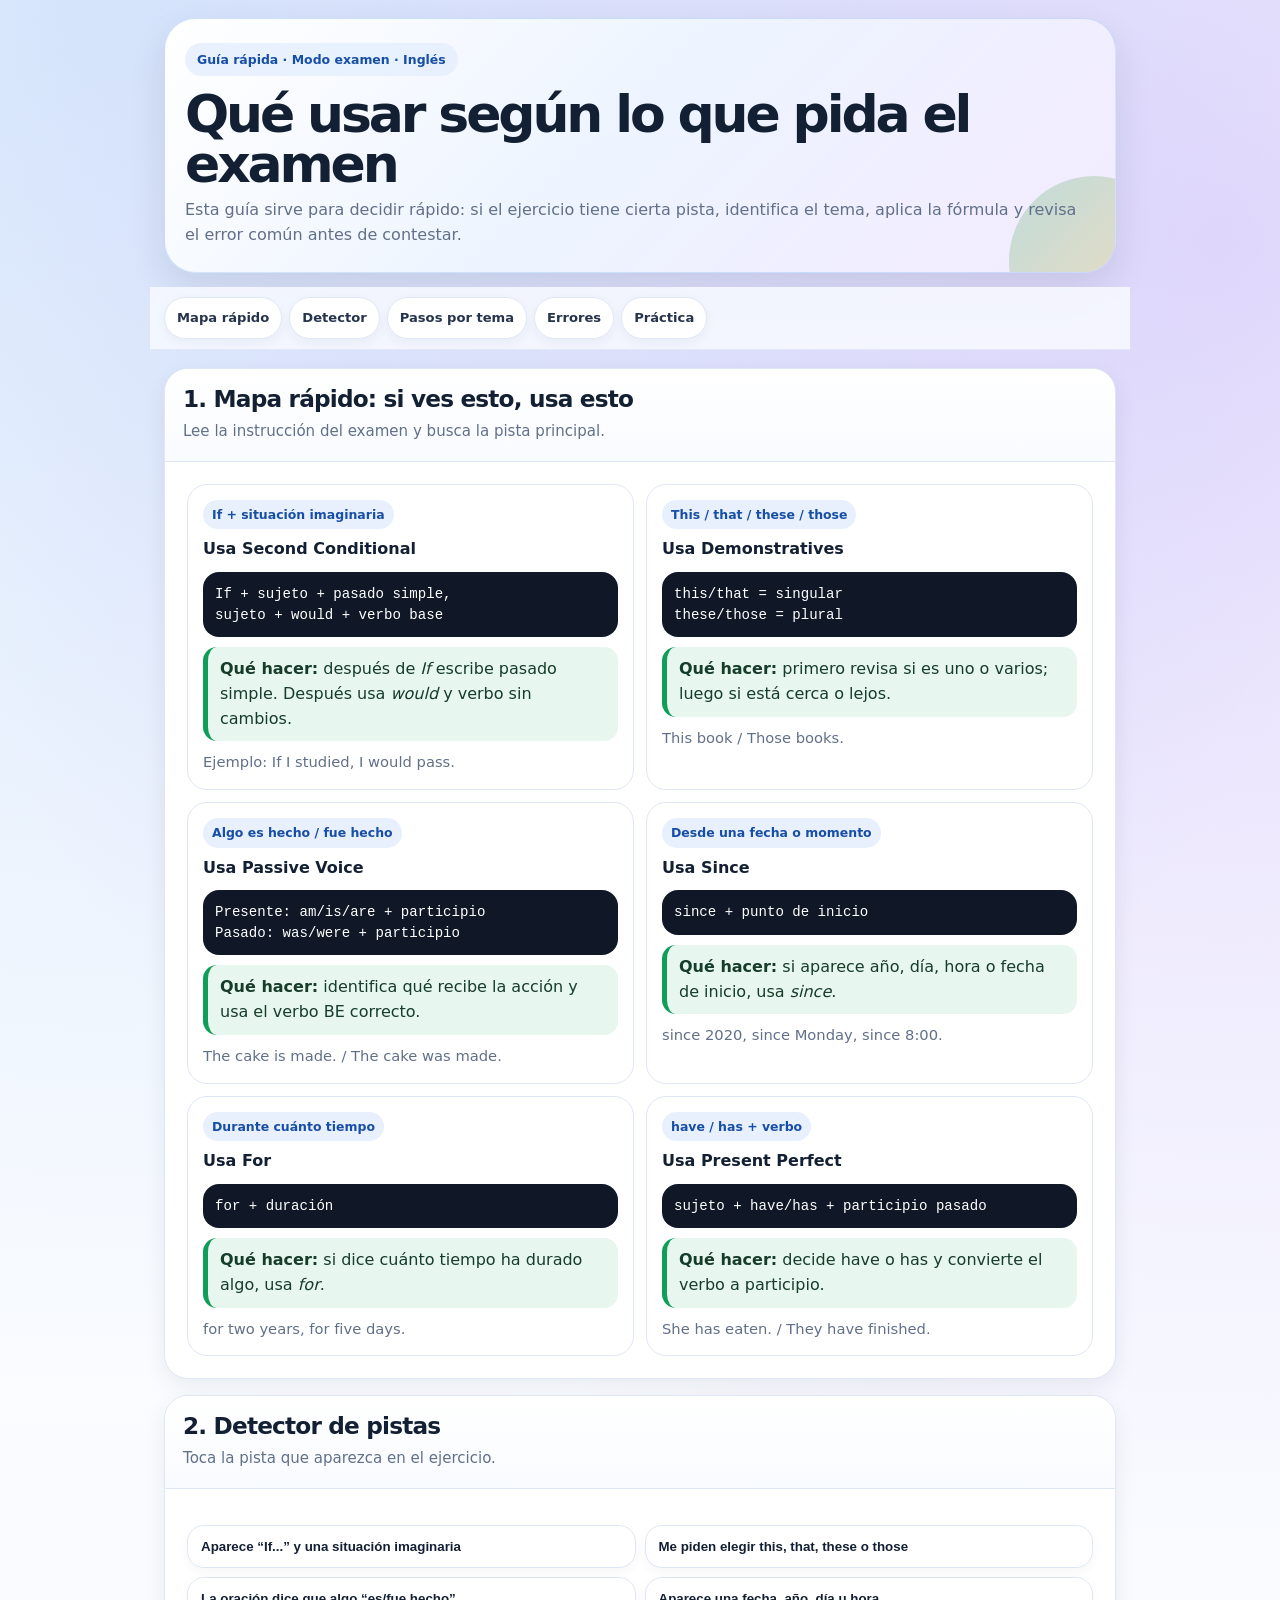
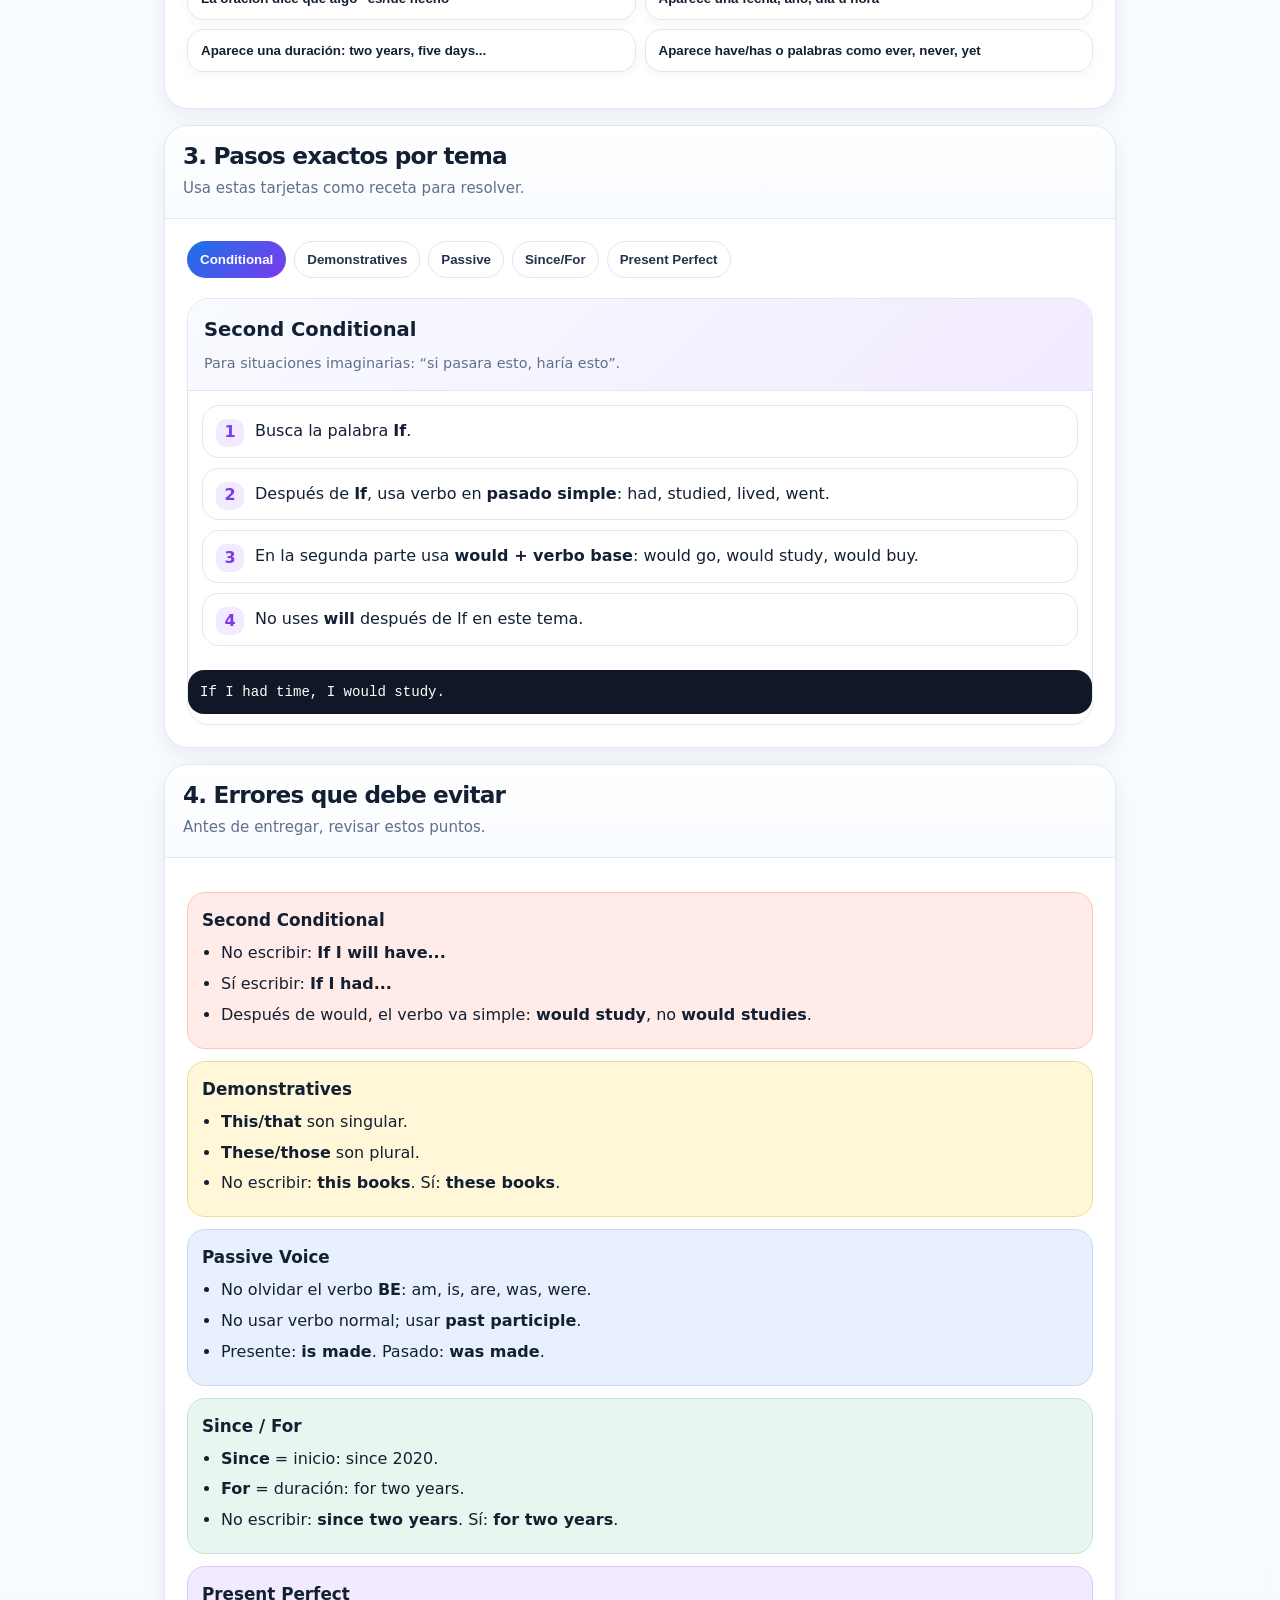
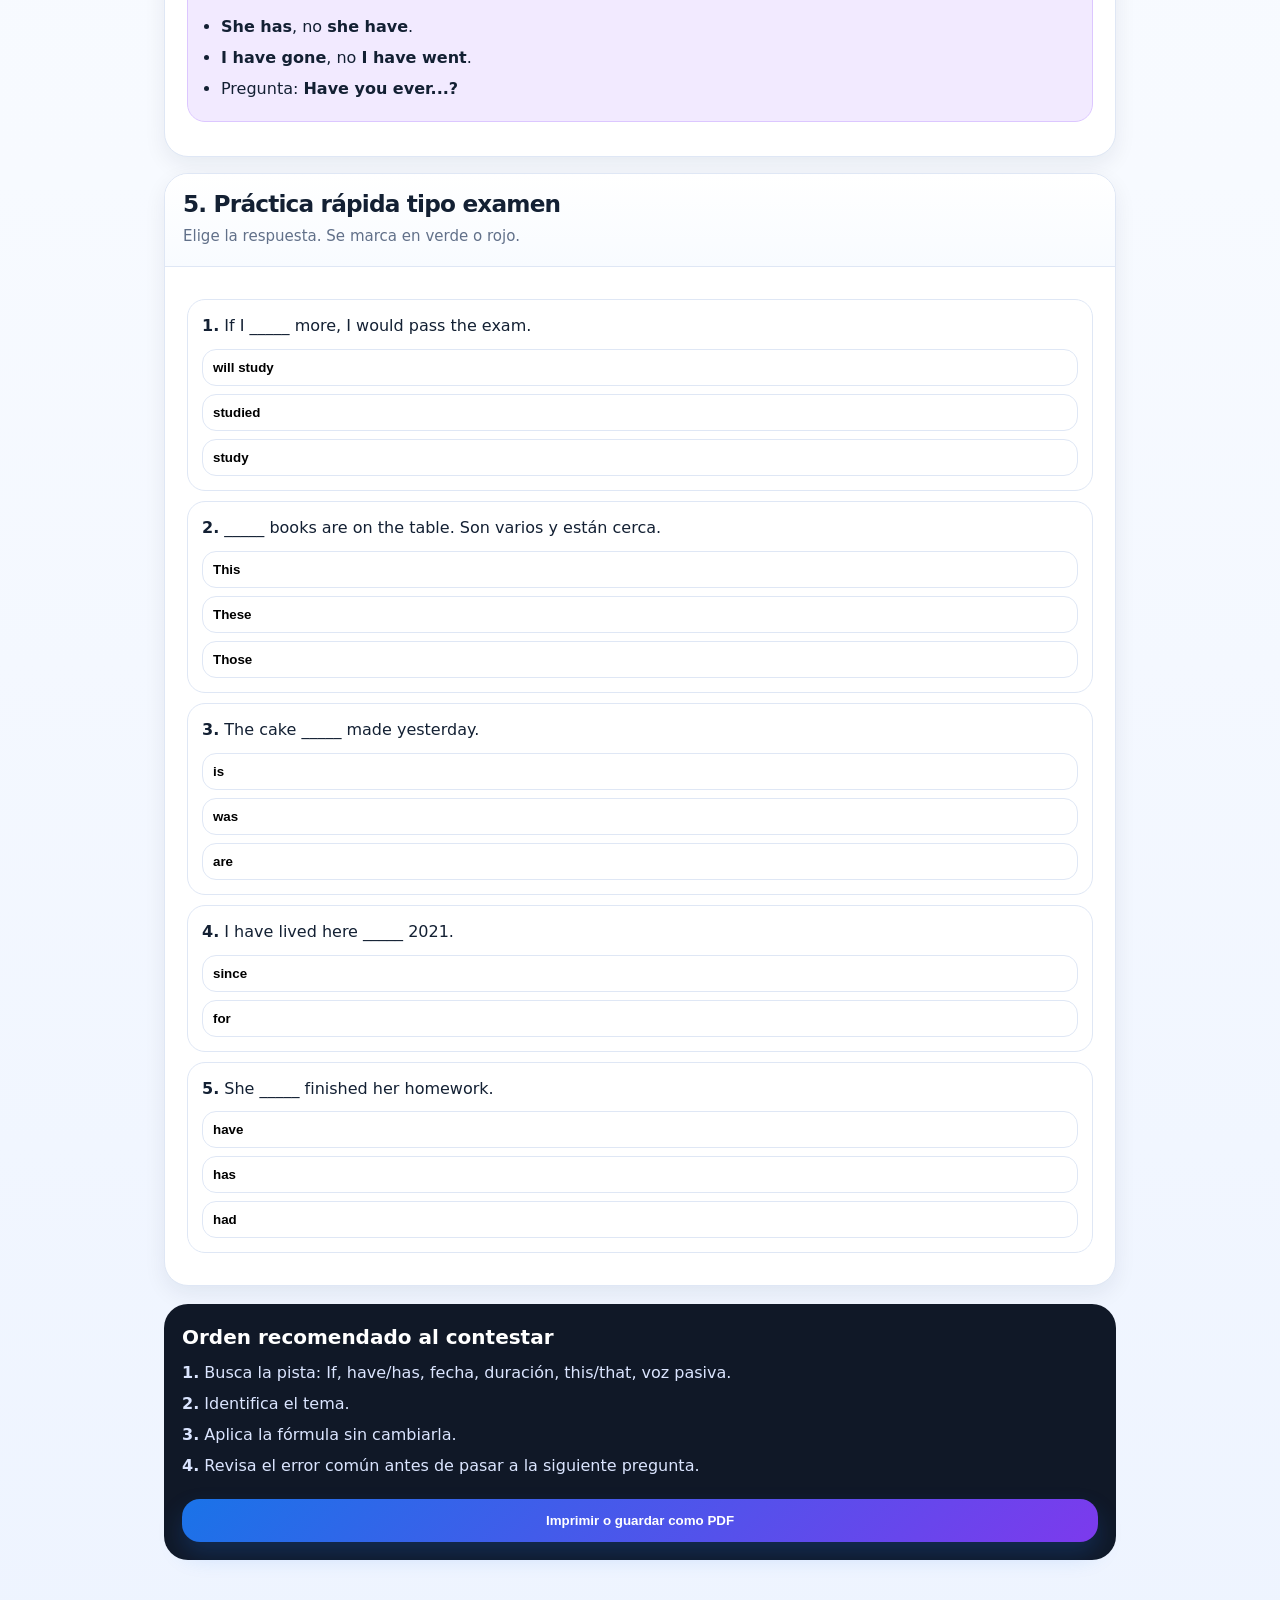
<file: index.html>
<!DOCTYPE html>
<html lang="es">
<head>
  <meta charset="UTF-8" />
  <meta name="viewport" content="width=device-width, initial-scale=1.0" />
  <title>Guía rápida de examen — Inglés</title>
  <meta http-equiv="refresh" content="0; url=./guia-rapida-examen-ingles.html" />
  <style>
    body{margin:0;min-height:100vh;display:grid;place-items:center;font-family:system-ui,-apple-system,BlinkMacSystemFont,'Segoe UI',Arial,sans-serif;background:#f6f8ff;color:#172033;padding:24px}.card{max-width:430px;background:#fff;border:1px solid #dfe5f5;border-radius:24px;padding:24px;box-shadow:0 16px 40px rgba(23,32,51,.1)}h1{margin:0 0 10px;font-size:1.8rem;line-height:1.05}p{color:#5c6475;line-height:1.5}a{display:inline-block;margin-top:10px;background:#1a73e8;color:#fff;text-decoration:none;font-weight:800;border-radius:14px;padding:12px 16px}
  </style>
</head>
<body>
  <main class="card">
    <h1>Guía rápida de examen — Inglés</h1>
    <p>Si no se abre automáticamente, toca el botón.</p>
    <a href="./guia-rapida-examen-ingles.html">Abrir guía rápida</a>
  </main>
</body>
</html>
</file>
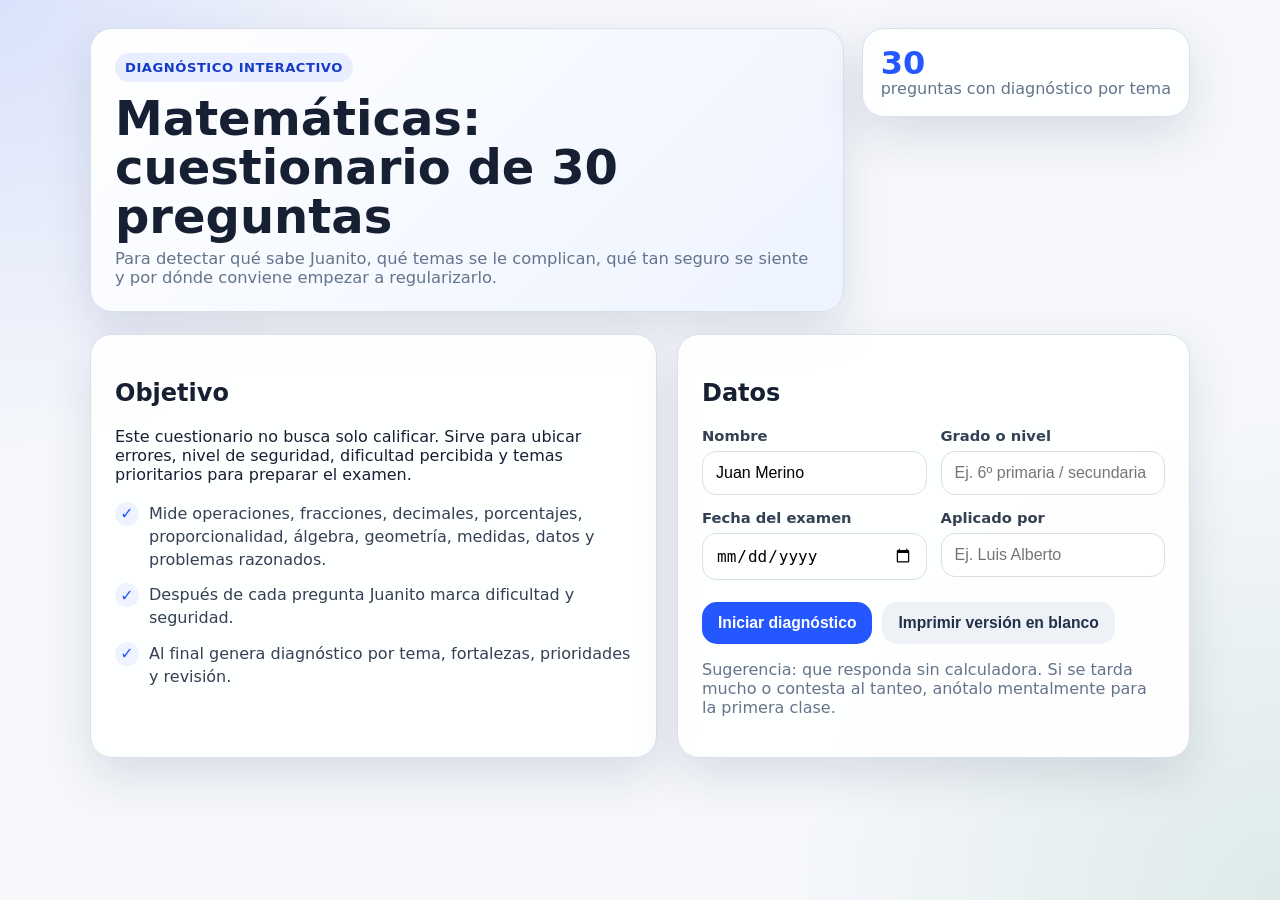
<file: cuestionario-juan-merino/index.html>
<!DOCTYPE html>
<html lang="es">
<head>
<meta charset="UTF-8" />
<meta name="viewport" content="width=device-width, initial-scale=1.0" />
<title>Diagnóstico de Matemáticas — Juan Merino</title>
<style>
:root{--bg:#f5f7fb;--card:#fff;--ink:#172033;--muted:#64748b;--line:#d8e0ea;--brand:#2457ff;--brand2:#163cc7;--ok:#0f7a4f;--warn:#a66300;--bad:#b42318;--soft:#eef3ff;--shadow:0 18px 45px rgba(24,39,75,.12);--r:22px}*{box-sizing:border-box}body{margin:0;font-family:system-ui,-apple-system,BlinkMacSystemFont,"Segoe UI",sans-serif;color:var(--ink);background:radial-gradient(circle at top left,rgba(36,87,255,.13),transparent 28rem),radial-gradient(circle at bottom right,rgba(15,122,79,.10),transparent 30rem),var(--bg);min-height:100vh}.app{width:min(1100px,94vw);margin:auto;padding:28px 0 56px}header{display:flex;justify-content:space-between;gap:18px;align-items:flex-start;margin-bottom:22px}.title,.panel,.card{background:rgba(255,255,255,.95);border:1px solid var(--line);box-shadow:var(--shadow);border-radius:var(--r)}.title{flex:1;padding:24px;background:linear-gradient(135deg,#fff,#edf3ff)}.panel{min-width:235px;padding:18px}.panel strong{display:block;font-size:2rem;color:var(--brand);line-height:1}.panel span,.sub,.note{color:var(--muted)}.tag{display:inline-flex;font-size:.82rem;font-weight:800;color:var(--brand2);letter-spacing:.04em;text-transform:uppercase;background:#e8eeff;padding:7px 10px;border-radius:999px;margin-bottom:12px}h1{margin:0 0 8px;font-size:clamp(1.7rem,4vw,3rem);line-height:1.02}.sub{margin:0;font-size:1.02rem;max-width:850px}.grid{display:grid;grid-template-columns:1.05fr .95fr;gap:20px}.card{padding:24px}.list{display:grid;gap:12px;margin:18px 0 0;padding:0;list-style:none}.list li{display:flex;gap:10px;color:#344054;line-height:1.45}.check{width:24px;height:24px;flex:0 0 24px;border-radius:50%;background:var(--soft);color:var(--brand);display:inline-flex;align-items:center;justify-content:center;font-weight:900}.fields{display:grid;grid-template-columns:1fr 1fr;gap:14px;margin-top:18px}label{font-weight:800;font-size:.92rem;color:#344054;display:block;margin-bottom:7px}input,select{width:100%;border:1px solid var(--line);border-radius:14px;padding:12px 13px;font-size:1rem;background:#fff;outline:none}input:focus,select:focus{border-color:var(--brand);box-shadow:0 0 0 4px rgba(36,87,255,.12)}.btns{display:flex;flex-wrap:wrap;gap:10px;margin-top:22px}button{border:0;border-radius:15px;padding:12px 16px;font-weight:900;cursor:pointer;font-size:.98rem;transition:.18s ease}.primary{background:var(--brand);color:#fff}.primary:hover{background:var(--brand2);transform:translateY(-1px)}.secondary{background:#eef2f7;color:#22304a}.secondary:hover{background:#dfe7f2;transform:translateY(-1px)}.danger{background:#fff1f0;color:var(--bad);border:1px solid #ffdad6}.hidden{display:none!important}.progressTop{display:flex;justify-content:space-between;color:var(--muted);font-size:.92rem;margin-bottom:8px}.bar{height:12px;background:#e8edf5;border-radius:999px;overflow:hidden}.fill{height:100%;background:linear-gradient(90deg,var(--brand),#7190ff);width:0%;transition:.25s}.meta{display:flex;flex-wrap:wrap;gap:8px;margin:18px 0}.pill{font-size:.78rem;font-weight:900;border-radius:999px;padding:7px 10px;background:#eef2f7;color:#344054}.topic{background:#e8eeff;color:var(--brand2)}.basico{background:#e8f7ef;color:var(--ok)}.medio{background:#fff5e6;color:var(--warn)}.reto{background:#fff1f0;color:var(--bad)}.q{font-size:1.38rem;line-height:1.35;margin:8px 0 18px;font-weight:900}.options{display:grid;gap:11px;margin:0;padding:0;list-style:none}.opt{border:1.5px solid var(--line);border-radius:16px;padding:13px 14px;display:flex;gap:12px;cursor:pointer;background:#fff;transition:.16s}.opt:hover{border-color:#b5c3ff;background:#f7f9ff}.opt.sel{border-color:var(--brand);background:#eef3ff;box-shadow:0 0 0 3px rgba(36,87,255,.10)}.letter{width:30px;height:30px;flex:0 0 30px;border-radius:10px;background:#edf1f7;color:#29344d;display:inline-flex;align-items:center;justify-content:center;font-weight:900}.opt.sel .letter{background:var(--brand);color:#fff}.self{margin-top:20px;display:grid;grid-template-columns:1fr 1fr;gap:14px;background:#f8fafc;border:1px dashed #cad5e5;border-radius:18px;padding:16px}.nav{display:flex;justify-content:space-between;gap:12px;margin-top:22px}.metrics{display:grid;grid-template-columns:repeat(4,1fr);gap:14px;margin:16px 0 20px}.metric{background:#f8fafc;border:1px solid var(--line);border-radius:18px;padding:15px}.metric strong{display:block;font-size:1.75rem;line-height:1;margin-bottom:6px}.metric span{color:var(--muted);font-size:.86rem}table{width:100%;border-collapse:collapse;border-radius:16px;overflow:hidden;background:#fff;border:1px solid var(--line)}th,td{padding:12px;text-align:left;border-bottom:1px solid var(--line);vertical-align:top}th{background:#f2f6fb;font-size:.86rem;color:#344054}.badge{display:inline-flex;border-radius:999px;padding:6px 10px;font-size:.78rem;font-weight:900}.alta{background:#fff1f0;color:var(--bad)}.media{background:#fff5e6;color:var(--warn)}.baja{background:#e8f7ef;color:var(--ok)}.feedback{display:grid;grid-template-columns:1fr 1fr;gap:18px;margin-top:20px}.box{border:1px solid var(--line);background:#f8fafc;border-radius:18px;padding:16px}.review{display:grid;gap:12px;margin-top:16px}.item{border:1px solid var(--line);border-radius:16px;padding:14px;background:#fff}.item.ok{border-color:#bee7d2;background:#f3fbf7}.item.bad{border-color:#ffd1cc;background:#fff8f7}.toast{position:fixed;left:50%;bottom:20px;transform:translateX(-50%);background:#111827;color:#fff;padding:12px 16px;border-radius:14px;font-weight:800;opacity:0;pointer-events:none;transition:.22s}.toast.show{opacity:1;bottom:28px}@media(max-width:860px){header,.grid{display:block}.panel{margin-top:14px}.fields,.self,.metrics,.feedback{grid-template-columns:1fr}.q{font-size:1.18rem}.nav{display:block}.nav div{margin-top:10px}.card{padding:18px}th,td{font-size:.88rem;padding:10px 8px}}@media print{body{background:#fff}.app{width:100%;padding:0}header,#intro,#quiz,.btns,.nav{display:none!important}.card{box-shadow:none;border:0}#results{display:block!important}}
</style>
</head>
<body>
<div class="app">
<header><section class="title"><div class="tag">Diagnóstico interactivo</div><h1>Matemáticas: cuestionario de 30 preguntas</h1><p class="sub">Para detectar qué sabe Juanito, qué temas se le complican, qué tan seguro se siente y por dónde conviene empezar a regularizarlo.</p></section><aside class="panel"><strong>30</strong><span>preguntas con diagnóstico por tema</span></aside></header>
<section id="intro" class="grid"><div class="card"><h2>Objetivo</h2><p>Este cuestionario no busca solo calificar. Sirve para ubicar errores, nivel de seguridad, dificultad percibida y temas prioritarios para preparar el examen.</p><ul class="list"><li><span class="check">✓</span><span>Mide operaciones, fracciones, decimales, porcentajes, proporcionalidad, álgebra, geometría, medidas, datos y problemas razonados.</span></li><li><span class="check">✓</span><span>Después de cada pregunta Juanito marca dificultad y seguridad.</span></li><li><span class="check">✓</span><span>Al final genera diagnóstico por tema, fortalezas, prioridades y revisión.</span></li></ul></div><div class="card"><h2>Datos</h2><div class="fields"><div><label>Nombre</label><input id="studentName" value="Juan Merino"></div><div><label>Grado o nivel</label><input id="grade" placeholder="Ej. 6º primaria / secundaria"></div><div><label>Fecha del examen</label><input id="examDate" type="date"></div><div><label>Aplicado por</label><input id="teacherName" placeholder="Ej. Luis Alberto"></div></div><div class="btns"><button class="primary" onclick="startQuiz()">Iniciar diagnóstico</button><button class="secondary" onclick="printBlank()">Imprimir versión en blanco</button></div><p class="note">Sugerencia: que responda sin calculadora. Si se tarda mucho o contesta al tanteo, anótalo mentalmente para la primera clase.</p></div></section>
<section id="quiz" class="card hidden"><div class="progressTop"><span id="counter"></span><span id="progressText"></span></div><div class="bar"><div id="fill" class="fill"></div></div><div id="meta" class="meta"></div><div id="q" class="q"></div><ul id="options" class="options"></ul><div class="self"><div><label>¿Qué tan difícil se te hizo?</label><select id="difficulty" onchange="setDifficulty(this.value)"><option value="">Selecciona</option><option value="1">1 - Muy fácil</option><option value="2">2 - Fácil</option><option value="3">3 - Regular</option><option value="4">4 - Difícil</option><option value="5">5 - Muy difícil</option></select></div><div><label>¿Qué tan seguro estás?</label><select id="confidence" onchange="setConfidence(this.value)"><option value="">Selecciona</option><option value="1">1 - Nada seguro</option><option value="2">2 - Poco seguro</option><option value="3">3 - Más o menos</option><option value="4">4 - Seguro</option><option value="5">5 - Muy seguro</option></select></div></div><div class="nav"><button class="secondary" onclick="prevQ()">Anterior</button><div><button class="danger" onclick="resetAll()">Reiniciar</button><button id="nextBtn" class="primary" onclick="nextQ()">Siguiente</button></div></div></section>
<section id="results" class="card hidden"><h2 id="resultTitle"></h2><p id="resultMeta" class="sub"></p><div id="metrics" class="metrics"></div><h3>Diagnóstico por tema</h3><div style="overflow:auto"><table id="topicTable"></table></div><div class="feedback"><div class="box"><h3>Fortalezas detectadas</h3><ul id="strengths"></ul></div><div class="box"><h3>Prioridades para estudiar</h3><ul id="priorities"></ul></div></div><div class="box" style="margin-top:18px"><h3>Notas pedagógicas</h3><ul id="notes"></ul></div><div class="btns"><button class="primary" onclick="showReview()">Ver revisión pregunta por pregunta</button><button class="secondary" onclick="downloadCSV()">Descargar resultados CSV</button><button class="secondary" onclick="window.print()">Imprimir resultados</button><button class="danger" onclick="resetAll()">Reiniciar</button></div><div id="review" class="hidden"><h3>Revisión completa</h3><div id="reviewList" class="review"></div></div></section>
</div><div id="toast" class="toast"></div>
<script>
const letters=['A','B','C','D'];
const questions=[
{t:'Operaciones básicas',l:'Básico',s:'Suma y resta',q:'Una tienda vendió 348 paletas en la mañana y 275 en la tarde. ¿Cuántas paletas vendió en total?',o:['523','613','623','733'],a:2,e:'348 + 275 = 623.'},
{t:'Operaciones básicas',l:'Básico',s:'Resta con préstamo',q:'A 902 réstale 458. ¿Cuál es el resultado?',o:['444','454','544','464'],a:0,e:'902 - 458 = 444.'},
{t:'Multiplicación y división',l:'Básico',s:'Multiplicación',q:'Si una caja tiene 24 lápices, ¿cuántos lápices hay en 7 cajas iguales?',o:['148','158','168','178'],a:2,e:'24 × 7 = 168.'},
{t:'Multiplicación y división',l:'Medio',s:'División con residuo',q:'Se reparten 157 dulces entre 8 niños por igual. ¿Cuántos dulces recibe cada uno y cuántos sobran?',o:['19 y sobran 5','18 y sobran 13','20 y sobran 3','17 y sobran 21'],a:0,e:'8 × 19 = 152; sobran 5.'},
{t:'Valor posicional',l:'Básico',s:'Lectura de números',q:'En el número 48,305, ¿qué valor tiene el 8?',o:['8 unidades','80 unidades','8,000 unidades','800 unidades'],a:2,e:'El 8 está en la posición de millares: 8,000.'},
{t:'Fracciones',l:'Básico',s:'Representación de fracciones',q:'¿Cuál fracción representa “tres partes de cuatro partes iguales”?',o:['4/3','3/4','1/4','3/7'],a:1,e:'Tres de cuatro partes se escribe 3/4.'},
{t:'Fracciones',l:'Medio',s:'Fracciones equivalentes',q:'¿Cuál fracción es equivalente a 2/3?',o:['4/9','6/8','8/12','5/6'],a:2,e:'2/3 multiplicado por 4 es 8/12.'},
{t:'Fracciones',l:'Medio',s:'Suma de fracciones',q:'¿Cuánto es 1/4 + 2/4?',o:['3/8','3/4','2/8','1/2'],a:1,e:'Tienen el mismo denominador: 1+2=3, queda 3/4.'},
{t:'Fracciones',l:'Reto',s:'Fracción de una cantidad',q:'En un grupo de 36 alumnos, 2/3 aprobaron. ¿Cuántos aprobaron?',o:['12','18','24','30'],a:2,e:'36 ÷ 3 = 12; 12 × 2 = 24.'},
{t:'Decimales',l:'Básico',s:'Comparación decimal',q:'¿Cuál número es mayor?',o:['0.35','0.5','0.08','0.49'],a:1,e:'0.5 equivale a 0.50, que es mayor que 0.49, 0.35 y 0.08.'},
{t:'Decimales',l:'Medio',s:'Operaciones con decimales',q:'¿Cuánto es 12.5 + 3.75?',o:['15.25','16.25','16.75','15.75'],a:1,e:'12.50 + 3.75 = 16.25.'},
{t:'Decimales',l:'Medio',s:'Multiplicación decimal',q:'Si un cuaderno cuesta $18.50, ¿cuánto cuestan 4 cuadernos?',o:['$64.00','$72.00','$74.00','$78.50'],a:2,e:'18.50 × 4 = 74.00.'},
{t:'Porcentajes',l:'Básico',s:'Porcentaje simple',q:'¿Cuánto es el 10% de 250?',o:['15','20','25','30'],a:2,e:'10% significa una décima parte: 250 ÷ 10 = 25.'},
{t:'Porcentajes',l:'Medio',s:'Descuento',q:'Una mochila cuesta $600 y tiene 25% de descuento. ¿Cuánto se descuenta?',o:['$100','$125','$150','$250'],a:2,e:'25% es la cuarta parte. 600 ÷ 4 = 150.'},
{t:'Porcentajes',l:'Reto',s:'Precio final',q:'Un pantalón cuesta $800 y tiene 15% de descuento. ¿Cuál es el precio final?',o:['$680','$700','$720','$785'],a:0,e:'15% de 800 = 120. Precio final: 800 - 120 = 680.'},
{t:'Proporcionalidad',l:'Básico',s:'Razón directa',q:'Si 3 refrescos cuestan $45, ¿cuánto cuestan 5 refrescos al mismo precio?',o:['$60','$65','$70','$75'],a:3,e:'Cada refresco cuesta 45 ÷ 3 = 15; 5 × 15 = 75.'},
{t:'Proporcionalidad',l:'Medio',s:'Regla de tres',q:'Si 4 trabajadores pintan una barda en 6 horas, ¿cuántas horas tardaría 1 trabajador al mismo ritmo?',o:['10 horas','12 horas','18 horas','24 horas'],a:3,e:'Un solo trabajador tardaría 4 veces más: 6 × 4 = 24.'},
{t:'Álgebra básica',l:'Básico',s:'Valor de variable',q:'Si x = 6, ¿cuánto vale 3x + 2?',o:['11','18','20','24'],a:2,e:'3(6) + 2 = 18 + 2 = 20.'},
{t:'Álgebra básica',l:'Medio',s:'Ecuación simple',q:'Resuelve: x + 7 = 19',o:['10','11','12','13'],a:2,e:'x = 19 - 7 = 12.'},
{t:'Álgebra básica',l:'Reto',s:'Ecuación con multiplicación',q:'Resuelve: 4x = 36',o:['6','8','9','12'],a:2,e:'x = 36 ÷ 4 = 9.'},
{t:'Geometría',l:'Básico',s:'Perímetro',q:'Un rectángulo mide 8 cm de largo y 5 cm de ancho. ¿Cuál es su perímetro?',o:['13 cm','26 cm','40 cm','20 cm'],a:1,e:'Perímetro = 8+5+8+5 = 26 cm.'},
{t:'Geometría',l:'Medio',s:'Área',q:'¿Cuál es el área de un rectángulo de 9 cm por 4 cm?',o:['13 cm²','26 cm²','36 cm²','40 cm²'],a:2,e:'Área = base × altura = 9 × 4 = 36 cm².'},
{t:'Geometría',l:'Medio',s:'Triángulos',q:'Un triángulo tiene lados de 6 cm, 7 cm y 8 cm. ¿Cuál es su perímetro?',o:['20 cm','21 cm','22 cm','23 cm'],a:1,e:'6 + 7 + 8 = 21 cm.'},
{t:'Medidas',l:'Básico',s:'Conversión de longitud',q:'¿Cuántos centímetros hay en 3 metros?',o:['30 cm','300 cm','3,000 cm','33 cm'],a:1,e:'1 metro = 100 cm; 3 metros = 300 cm.'},
{t:'Medidas',l:'Medio',s:'Tiempo',q:'Una película empezó a las 4:35 p. m. y duró 1 hora 50 minutos. ¿A qué hora terminó?',o:['5:85 p. m.','6:15 p. m.','6:25 p. m.','6:35 p. m.'],a:2,e:'4:35 + 1:50 = 6:25.'},
{t:'Datos y gráficas',l:'Básico',s:'Promedio',q:'Las calificaciones son 7, 8, 9 y 10. ¿Cuál es el promedio?',o:['8','8.5','9','9.5'],a:1,e:'7+8+9+10=34; 34÷4=8.5.'},
{t:'Datos y gráficas',l:'Medio',s:'Interpretación de datos',q:'Juan leyó 12 páginas el lunes, 15 el martes y 18 el miércoles. ¿Cuántas leyó en total?',o:['35','40','45','50'],a:2,e:'12+15+18=45.'},
{t:'Problemas razonados',l:'Medio',s:'Lectura y operación',q:'Luis tenía $500. Compró comida por $135 y una libreta por $48. ¿Cuánto dinero le quedó?',o:['$317','$327','$337','$365'],a:0,e:'135+48=183; 500-183=317.'},
{t:'Problemas razonados',l:'Reto',s:'Problema de varios pasos',q:'Una familia compra 3 kg de manzana a $38 cada kilo y 2 kg de plátano a $24 cada kilo. ¿Cuánto paga en total?',o:['$138','$152','$162','$176'],a:2,e:'Manzana: 3×38=114. Plátano: 2×24=48. Total: 162.'},
{t:'Problemas razonados',l:'Reto',s:'Identificar operación',q:'En una rifa hay 240 boletos. Si se vendió 3/5 del total, ¿cuántos boletos faltan por vender?',o:['48','96','120','144'],a:1,e:'3/5 de 240 = 144 vendidos. Faltan 240-144=96.'}
];
let state={current:0,answers:Array(30).fill(null),difficulty:Array(30).fill(null),confidence:Array(30).fill(null)};
function toast(msg){const t=document.getElementById('toast');t.textContent=msg;t.classList.add('show');setTimeout(()=>t.classList.remove('show'),1800)}
function save(){localStorage.setItem('juan_math_diagnostic_v2',JSON.stringify(state))}
function load(){try{const s=JSON.parse(localStorage.getItem('juan_math_diagnostic_v2'));if(s&&Array.isArray(s.answers)) state=s}catch(e){}}
function startQuiz(){document.getElementById('intro').classList.add('hidden');document.getElementById('results').classList.add('hidden');document.getElementById('quiz').classList.remove('hidden');renderQ()}
function renderQ(){const i=state.current,p=questions[i];document.getElementById('counter').textContent=`Pregunta ${i+1} de ${questions.length}`;document.getElementById('progressText').textContent=`${Math.round((i/questions.length)*100)}% completado`;document.getElementById('fill').style.width=`${(i/questions.length)*100}%`;document.getElementById('meta').innerHTML=`<span class="pill topic">${p.t}</span><span class="pill ${p.l.toLowerCase().replace('á','a')}">${p.l}</span><span class="pill">${p.s}</span>`;document.getElementById('q').textContent=p.q;document.getElementById('options').innerHTML=p.o.map((x,idx)=>`<li class="opt ${state.answers[i]===idx?'sel':''}" onclick="selectOption(${idx})"><span class="letter">${letters[idx]}</span><span>${x}</span></li>`).join('');document.getElementById('difficulty').value=state.difficulty[i]||'';document.getElementById('confidence').value=state.confidence[i]||'';document.getElementById('nextBtn').textContent=i===questions.length-1?'Finalizar diagnóstico':'Siguiente'}
function selectOption(idx){state.answers[state.current]=idx;save();renderQ()}function setDifficulty(v){state.difficulty[state.current]=v?Number(v):null;save()}function setConfidence(v){state.confidence[state.current]=v?Number(v):null;save()}function prevQ(){if(state.current>0){state.current--;save();renderQ()}}function nextQ(){if(state.answers[state.current]===null){toast('Selecciona una respuesta antes de avanzar');return}if(!state.difficulty[state.current]||!state.confidence[state.current]){toast('Marca dificultad y seguridad');return}if(state.current<questions.length-1){state.current++;save();renderQ()}else{renderResults()}}
function avg(a){if(!a.length)return null;return +(a.reduce((x,y)=>x+y,0)/a.length).toFixed(1)}
function score(){const rows=questions.map((q,i)=>({i,...q,sel:state.answers[i],correct:state.answers[i]===q.a,dif:state.difficulty[i],conf:state.confidence[i]}));const topics=[...new Set(questions.map(q=>q.t))].map(t=>{const r=rows.filter(x=>x.t===t),wrong=r.filter(x=>!x.correct),correct=r.filter(x=>x.correct).length,pct=Math.round(correct/r.length*100),ad=avg(r.map(x=>x.dif).filter(Boolean)),ac=avg(r.map(x=>x.conf).filter(Boolean));let pr='Baja';if(pct<60||(ad>=4&&ac<=3)||wrong.length>=2)pr='Alta';else if(pct<80||ad>=3.5||ac<=3)pr='Media';return{t,total:r.length,correct,pct,ad,ac,pr,skills:[...new Set(wrong.map(x=>x.s))]}});return{rows,topics,total:rows.filter(x=>x.correct).length}}
function renderResults(){const name=document.getElementById('studentName').value||'Juan Merino',grade=document.getElementById('grade').value||'No especificado',exam=document.getElementById('examDate').value||'No especificada',teacher=document.getElementById('teacherName').value||'No especificado',{rows,topics,total}=score(),pct=Math.round(total/questions.length*100),ad=avg(rows.map(x=>x.dif).filter(Boolean)),ac=avg(rows.map(x=>x.conf).filter(Boolean));document.getElementById('quiz').classList.add('hidden');document.getElementById('results').classList.remove('hidden');document.getElementById('fill').style.width='100%';document.getElementById('resultTitle').textContent=`Resultados del diagnóstico — ${name}`;document.getElementById('resultMeta').textContent=`Grado/nivel: ${grade} · Examen: ${exam} · Aplicado por: ${teacher}`;document.getElementById('metrics').innerHTML=`<div class="metric"><strong>${total}/${questions.length}</strong><span>correctas</span></div><div class="metric"><strong>${pct}%</strong><span>dominio global</span></div><div class="metric"><strong>${ad??'—'}/5</strong><span>dificultad promedio</span></div><div class="metric"><strong>${ac??'—'}/5</strong><span>seguridad promedio</span></div>`;const sorted=topics.sort((a,b)=>({Alta:0,Media:1,Baja:2}[a.pr]-{Alta:0,Media:1,Baja:2}[b.pr]||a.pct-b.pct));document.getElementById('topicTable').innerHTML=`<thead><tr><th>Tema</th><th>Correctas</th><th>Dominio</th><th>Dificultad</th><th>Seguridad</th><th>Prioridad</th><th>Revisar</th></tr></thead><tbody>${sorted.map(t=>`<tr><td><b>${t.t}</b></td><td>${t.correct}/${t.total}</td><td>${t.pct}%</td><td>${t.ad??'—'}</td><td>${t.ac??'—'}</td><td><span class="badge ${t.pr.toLowerCase()}">${t.pr}</span></td><td>${t.skills.length?t.skills.join(', '):'Mantener práctica'}</td></tr>`).join('')}</tbody>`;const strengths=sorted.filter(t=>t.pct>=80&&t.pr==='Baja'),prior=sorted.filter(t=>t.pr==='Alta');document.getElementById('strengths').innerHTML=(strengths.length?strengths:[...sorted].reverse().slice(0,3)).map(t=>`<li><b>${t.t}</b>: ${t.correct}/${t.total} correctas.</li>`).join('');document.getElementById('priorities').innerHTML=(prior.length?prior:sorted.filter(t=>t.pr==='Media').slice(0,4)).map(t=>`<li><b>${t.t}</b>: prioridad ${t.pr.toLowerCase()}. Revisar ${t.skills.length?t.skills.join(', '):'procedimiento y velocidad'}.</li>`).join('')||'<li>No hay prioridad grave. Trabajar velocidad, limpieza de procedimiento y problemas mixtos.</li>';let notes=[];if(pct<50)notes.push('Conviene iniciar con fundamentos y ejercicios guiados. No empezar con presión de tiempo.');else if(pct<75)notes.push('Tiene bases parciales. Trabajar por bloques: explicación breve, ejemplo guiado, ejercicio acompañado y ejercicio solo.');else notes.push('Tiene una base aprovechable. Practicar problemas tipo examen y reducción de errores por distracción.');if(ad>=4&&ac<=2)notes.push('Alta dificultad con baja seguridad: posible ansiedad matemática o lagunas fuertes. Pedirle que explique pasos sin regañarlo.');if(ad<=2&&ac>=4&&pct<70)notes.push('Se siente seguro pero falla: revisar lectura rápida, exceso de confianza o pasos incompletos.');if(rows.filter(r=>!r.correct&&r.l==='Básico').length>=4)notes.push('Falló varias básicas: reforzar tablas, operaciones, valor posicional y lectura del problema.');document.getElementById('notes').innerHTML=notes.map(n=>`<li>${n}</li>`).join('')}
function showReview(){const {rows}=score();document.getElementById('reviewList').innerHTML=rows.map(r=>`<div class="item ${r.correct?'ok':'bad'}"><b>${r.i+1}. ${r.q}</b><p><b>Tema:</b> ${r.t} · <b>Nivel:</b> ${r.l} · <b>Habilidad:</b> ${r.s}</p><p><b>Respuesta de Juanito:</b> ${r.sel!==null?letters[r.sel]+') '+r.o[r.sel]:'Sin respuesta'}</p><p><b>Correcta:</b> ${letters[r.a]}) ${r.o[r.a]}</p><p><b>Explicación:</b> ${r.e}</p><p><b>Dificultad:</b> ${r.dif??'—'} · <b>Seguridad:</b> ${r.conf??'—'}</p></div>`).join('');document.getElementById('review').classList.remove('hidden');document.getElementById('review').scrollIntoView({behavior:'smooth'})}
function downloadCSV(){const {rows}=score();const header=['num','tema','nivel','habilidad','pregunta','respuesta_alumno','respuesta_correcta','correcta','dificultad','seguridad'];const data=rows.map(r=>[r.i+1,r.t,r.l,r.s,r.q,r.sel!==null?r.o[r.sel]:'Sin respuesta',r.o[r.a],r.correct?'Sí':'No',r.dif??'',r.conf??'']);const csv=[header,...data].map(row=>row.map(c=>`"${String(c).replace(/"/g,'""')}"`).join(',')).join('\n');const blob=new Blob([csv],{type:'text/csv;charset=utf-8'});const url=URL.createObjectURL(blob);const a=document.createElement('a');a.href=url;a.download='diagnostico_matematicas_juan_merino.csv';document.body.appendChild(a);a.click();a.remove();URL.revokeObjectURL(url)}
function resetAll(){if(!confirm('¿Seguro que quieres reiniciar el cuestionario?'))return;localStorage.removeItem('juan_math_diagnostic_v2');state={current:0,answers:Array(30).fill(null),difficulty:Array(30).fill(null),confidence:Array(30).fill(null)};document.getElementById('results').classList.add('hidden');document.getElementById('quiz').classList.add('hidden');document.getElementById('intro').classList.remove('hidden');toast('Cuestionario reiniciado')}
function printBlank(){const w=window.open('','_blank');w.document.write(`<html><head><title>Cuestionario en blanco</title><meta charset="UTF-8"><style>body{font-family:Arial,sans-serif;padding:30px;line-height:1.35}.x{break-inside:avoid;margin-bottom:18px;padding-bottom:14px;border-bottom:1px solid #ddd}</style></head><body><h1>Diagnóstico de Matemáticas — 30 preguntas</h1><p>Nombre: ____________________ Fecha: ____________ Grado: ____________</p>${questions.map((q,i)=>`<div class="x"><b>${i+1}. ${q.q}</b><ol type="A">${q.o.map(o=>`<li>${o}</li>`).join('')}</ol><p>Dificultad: 1 2 3 4 5 &nbsp;&nbsp; Seguridad: 1 2 3 4 5</p></div>`).join('')}</body></html>`);w.document.close();w.print()}
load();
</script>
</body>
</html>
</file>
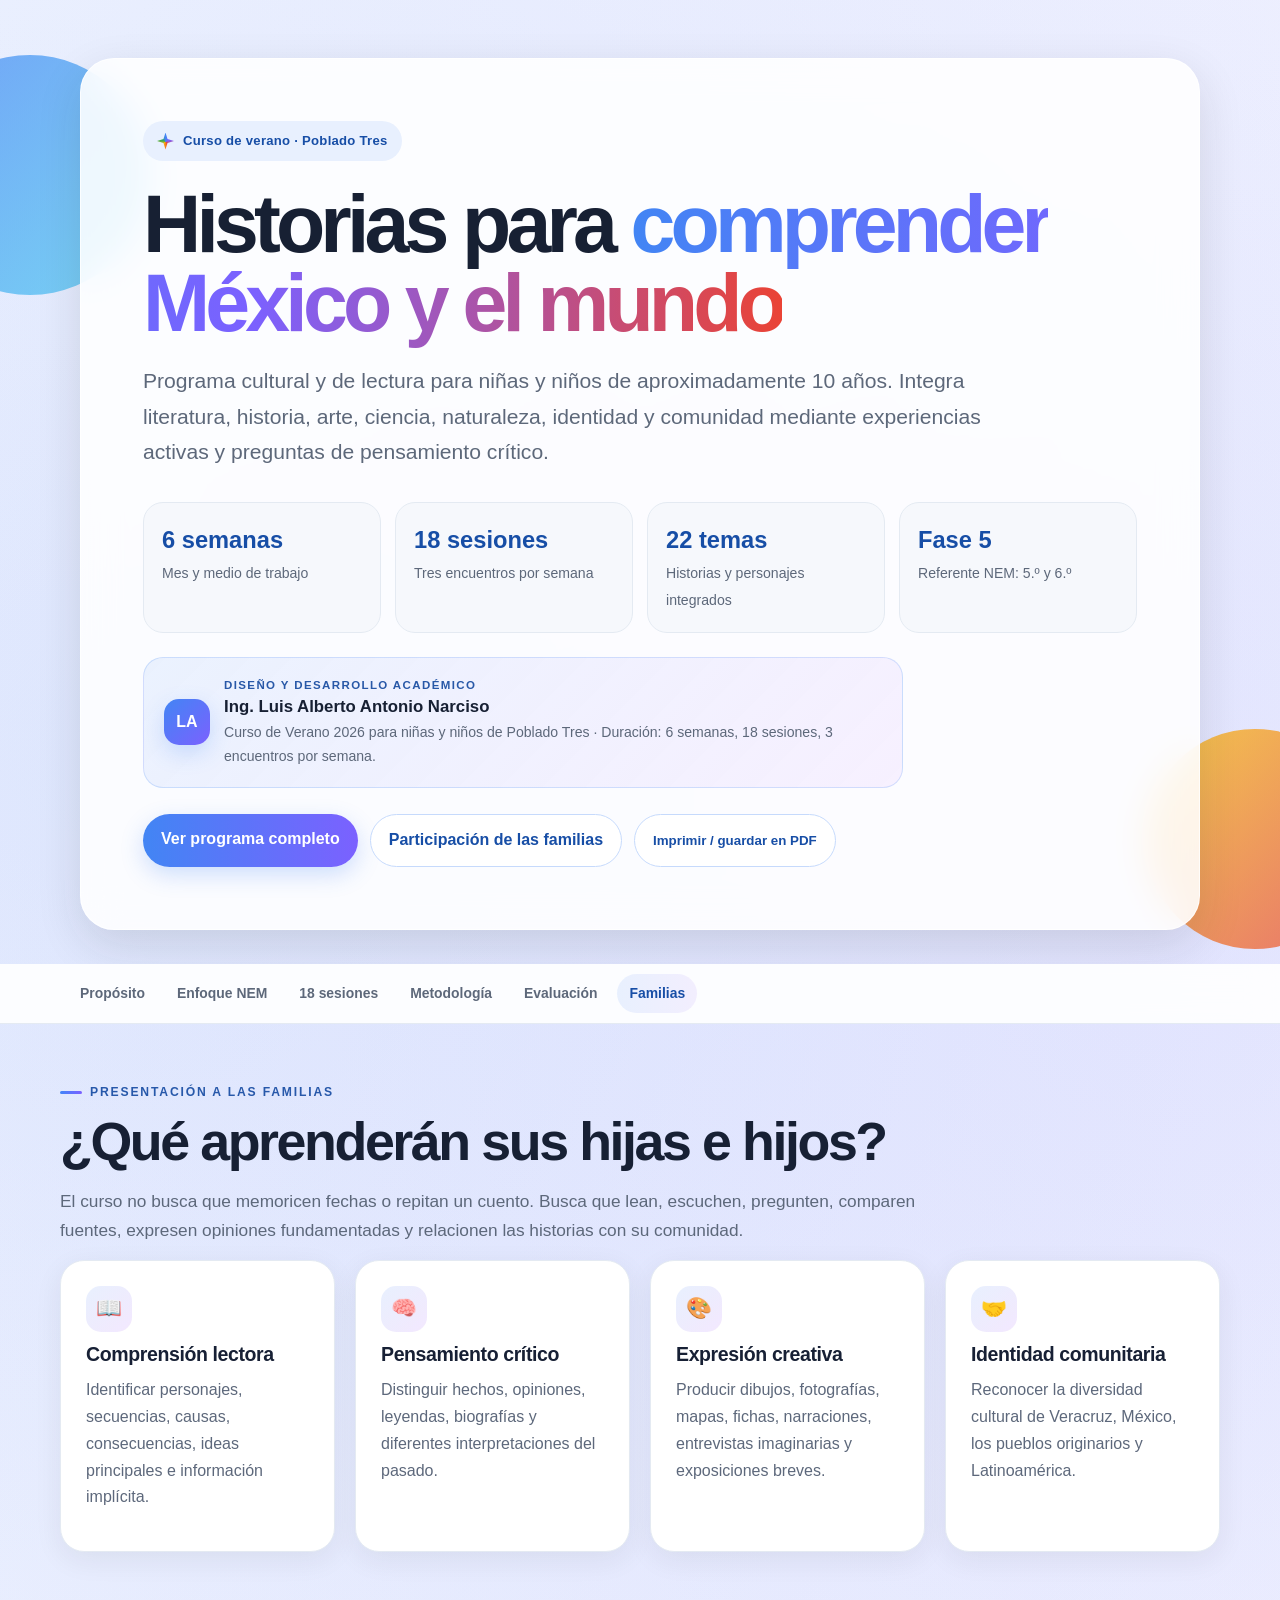
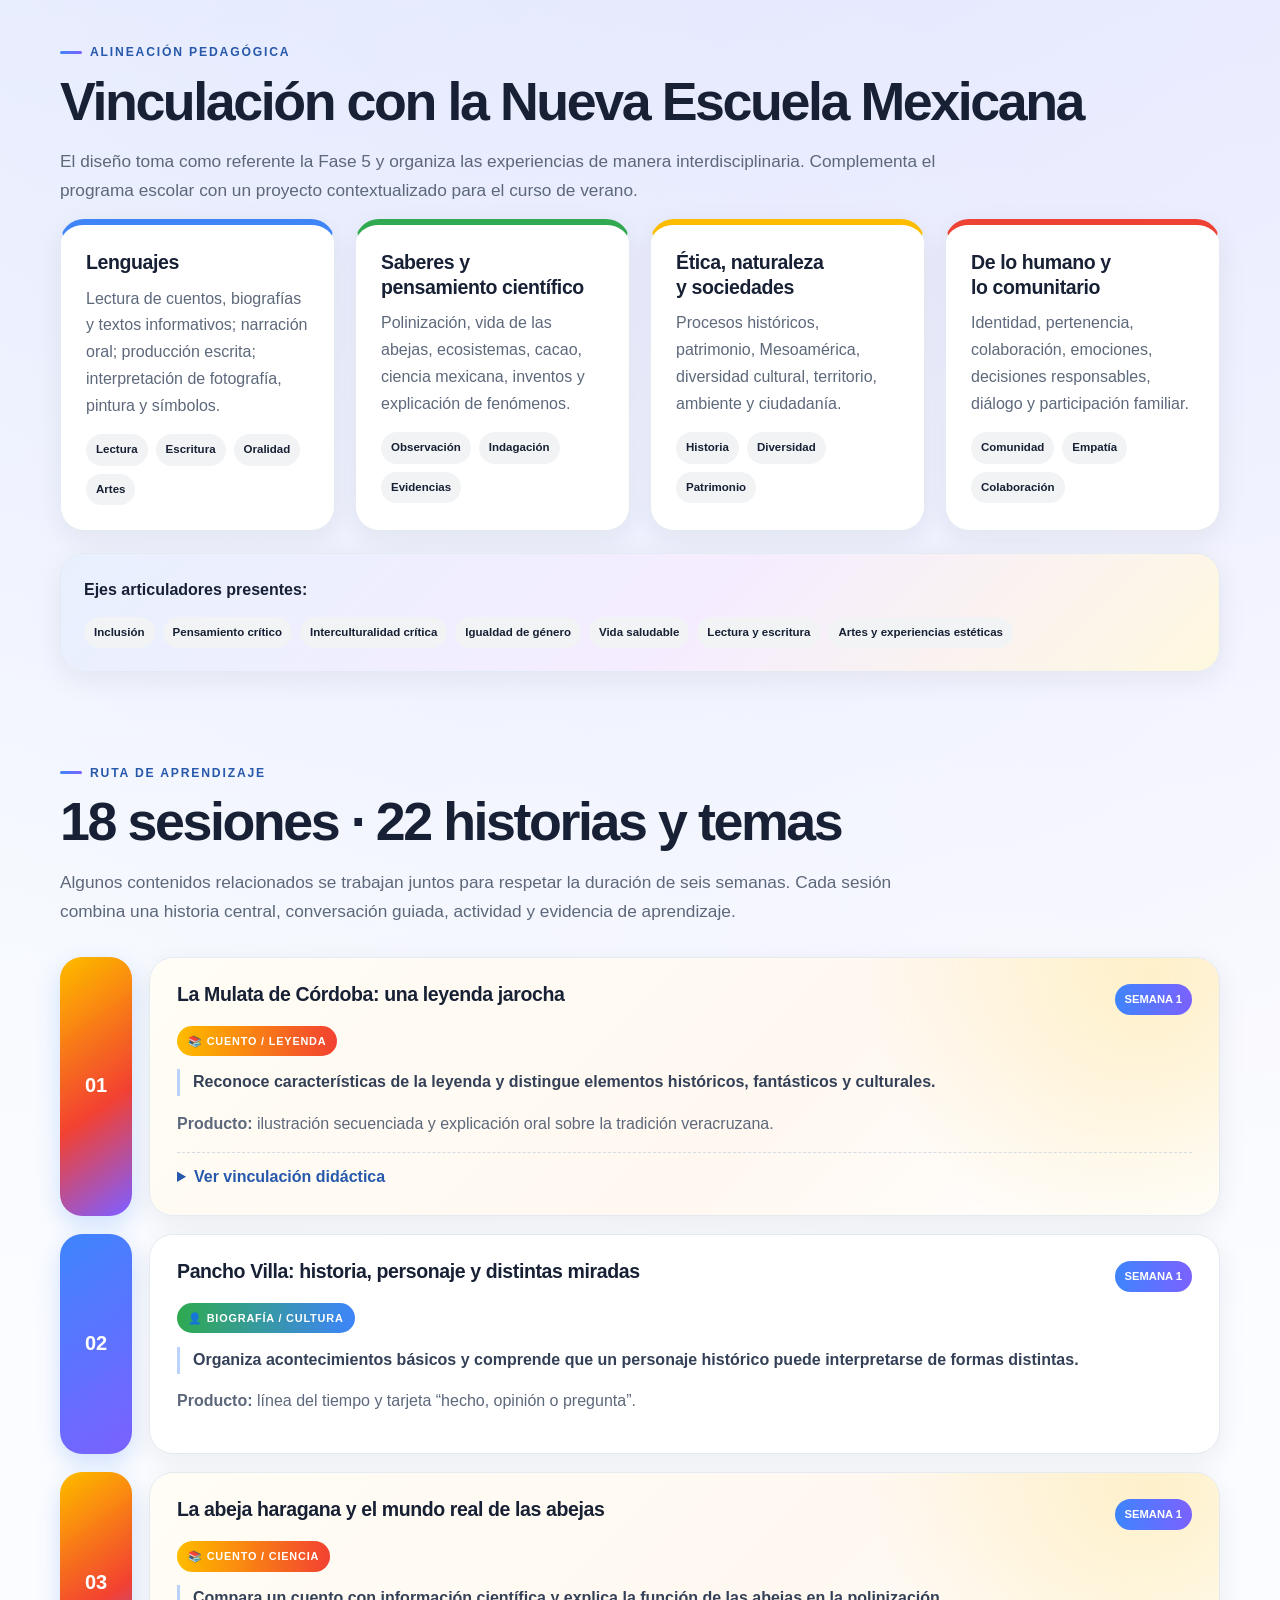
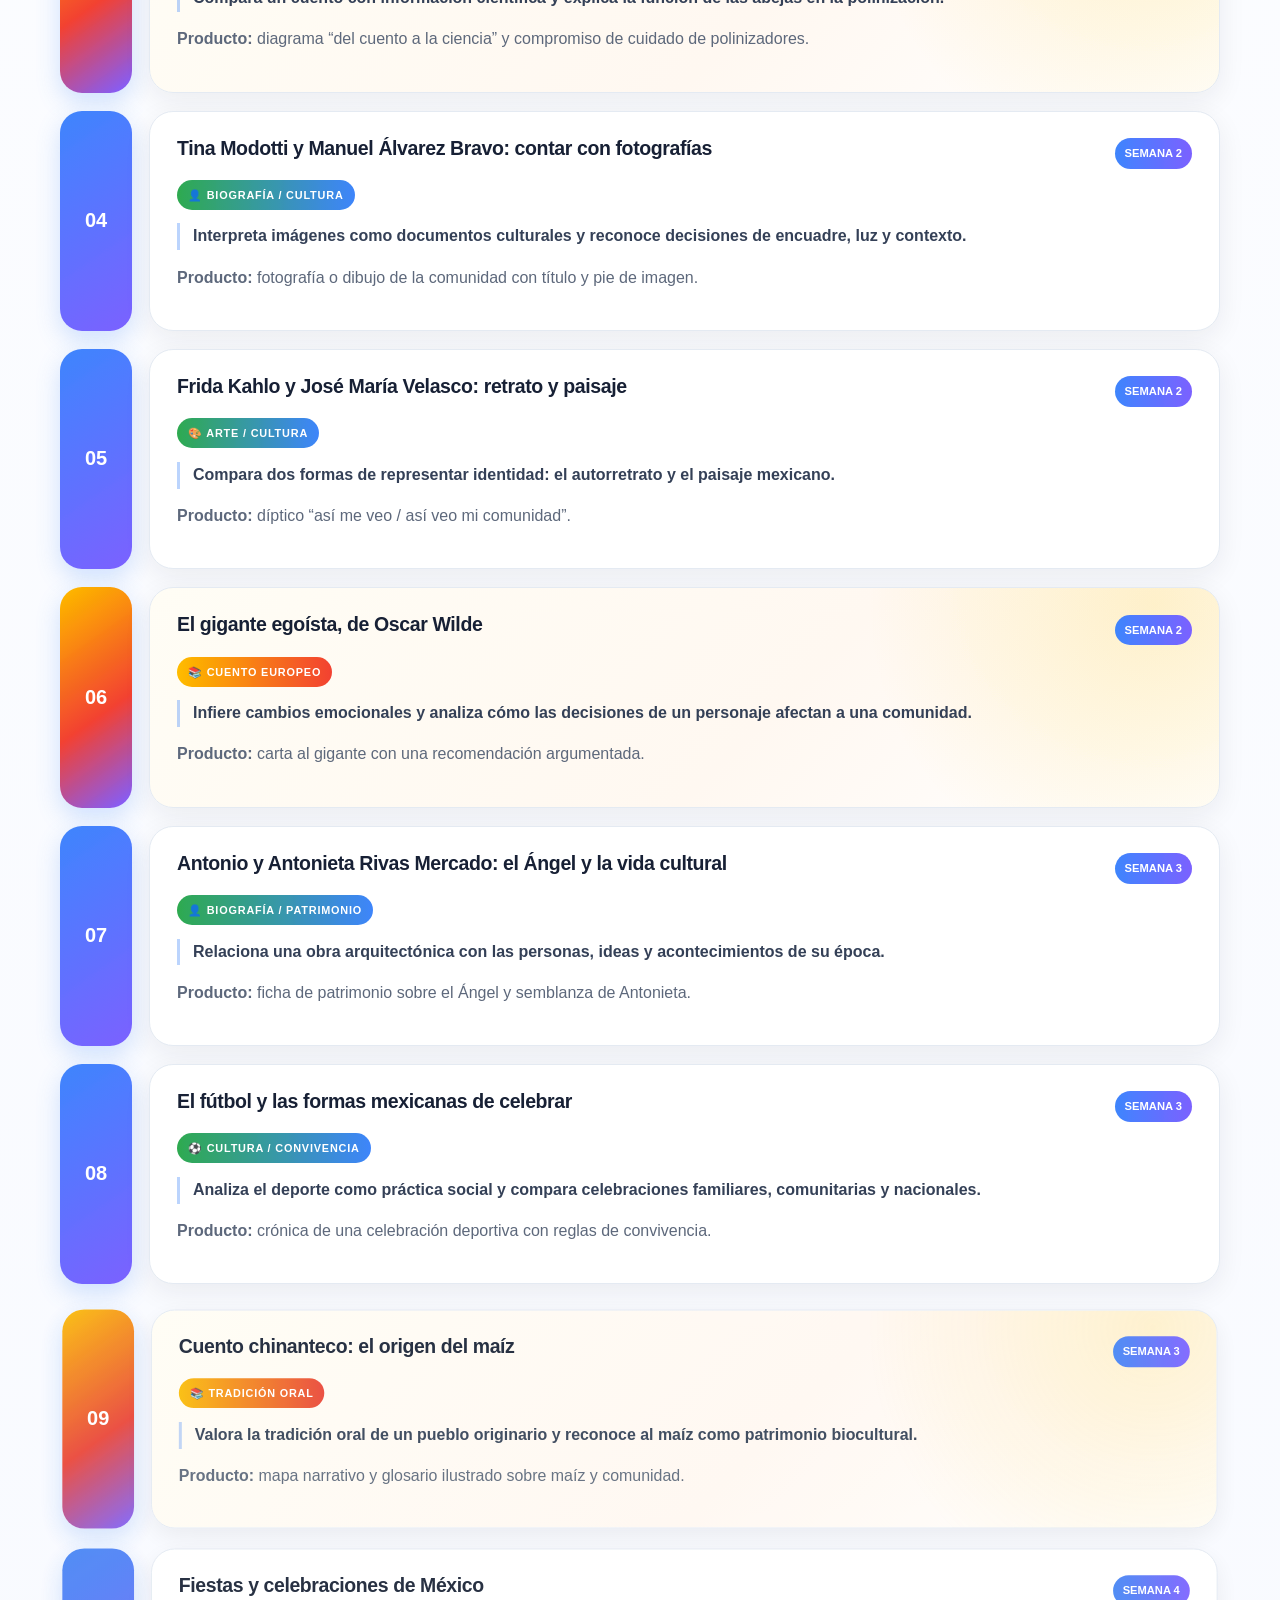
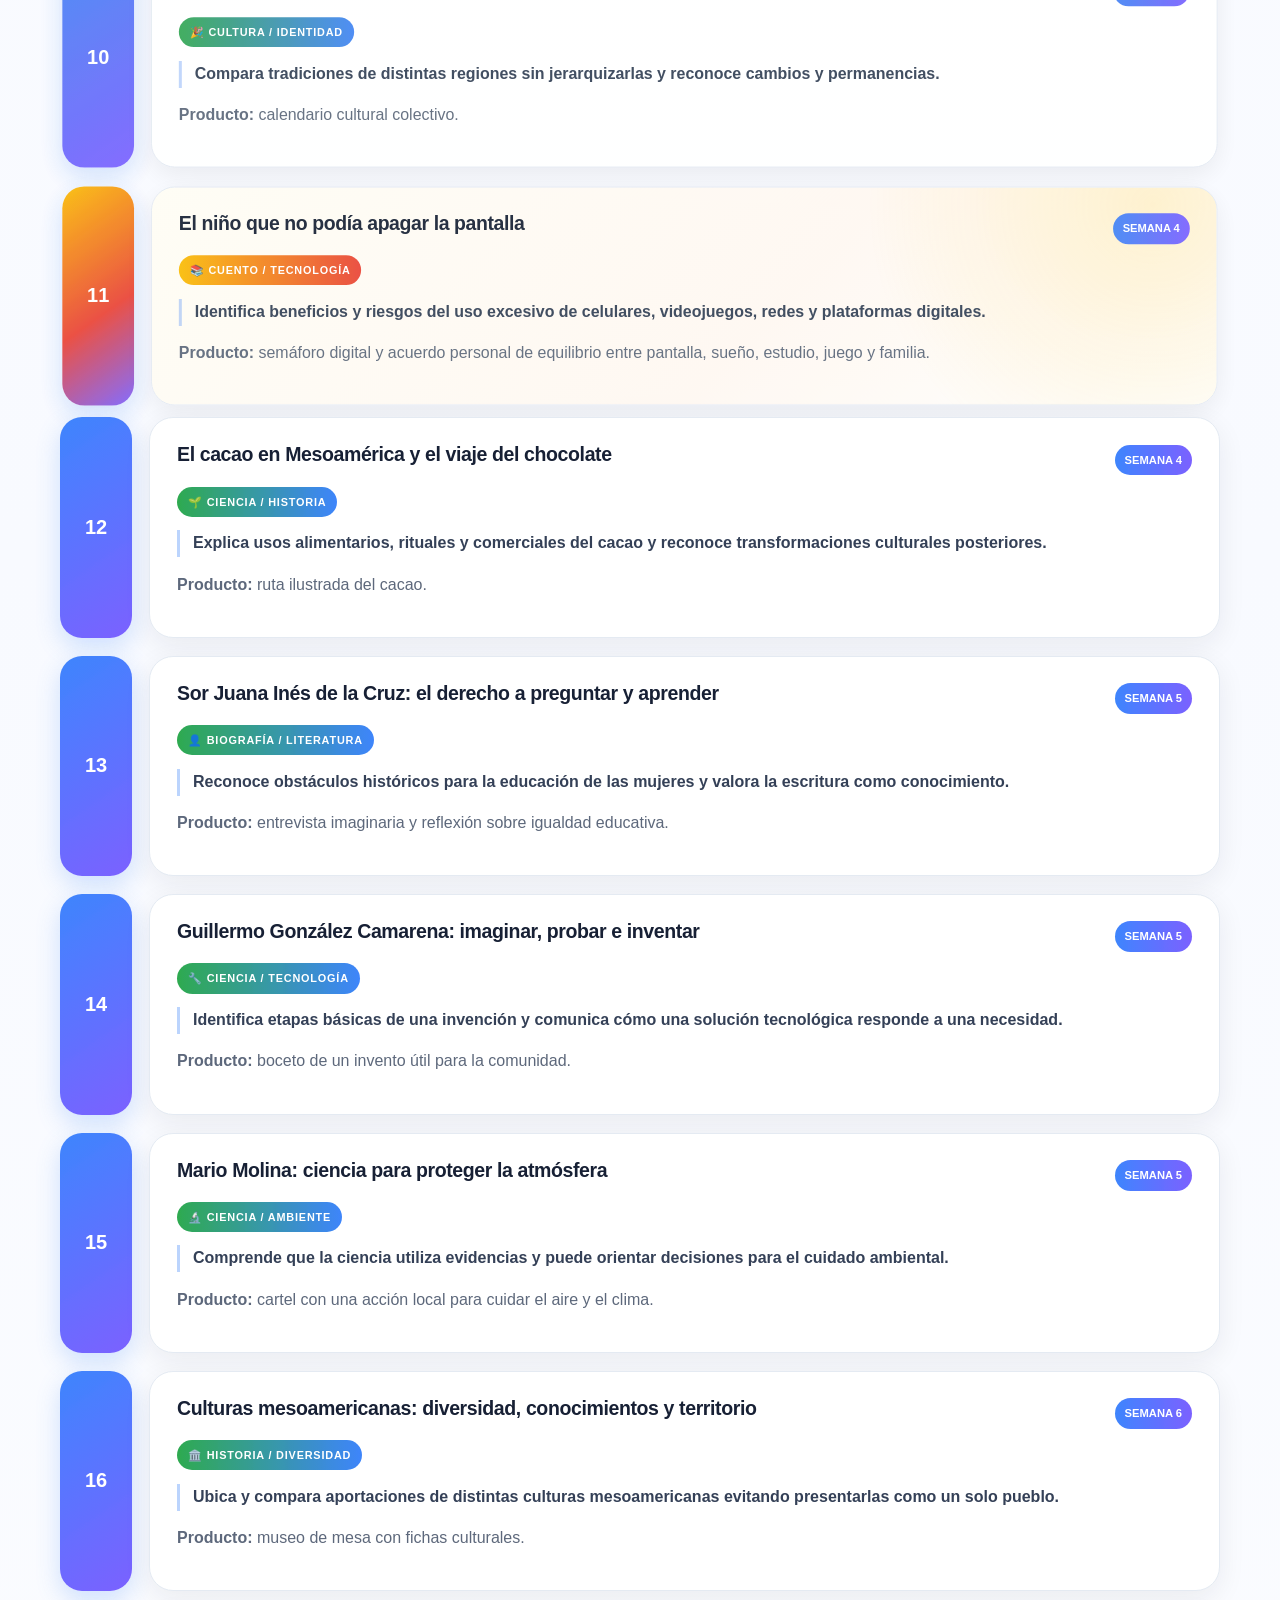
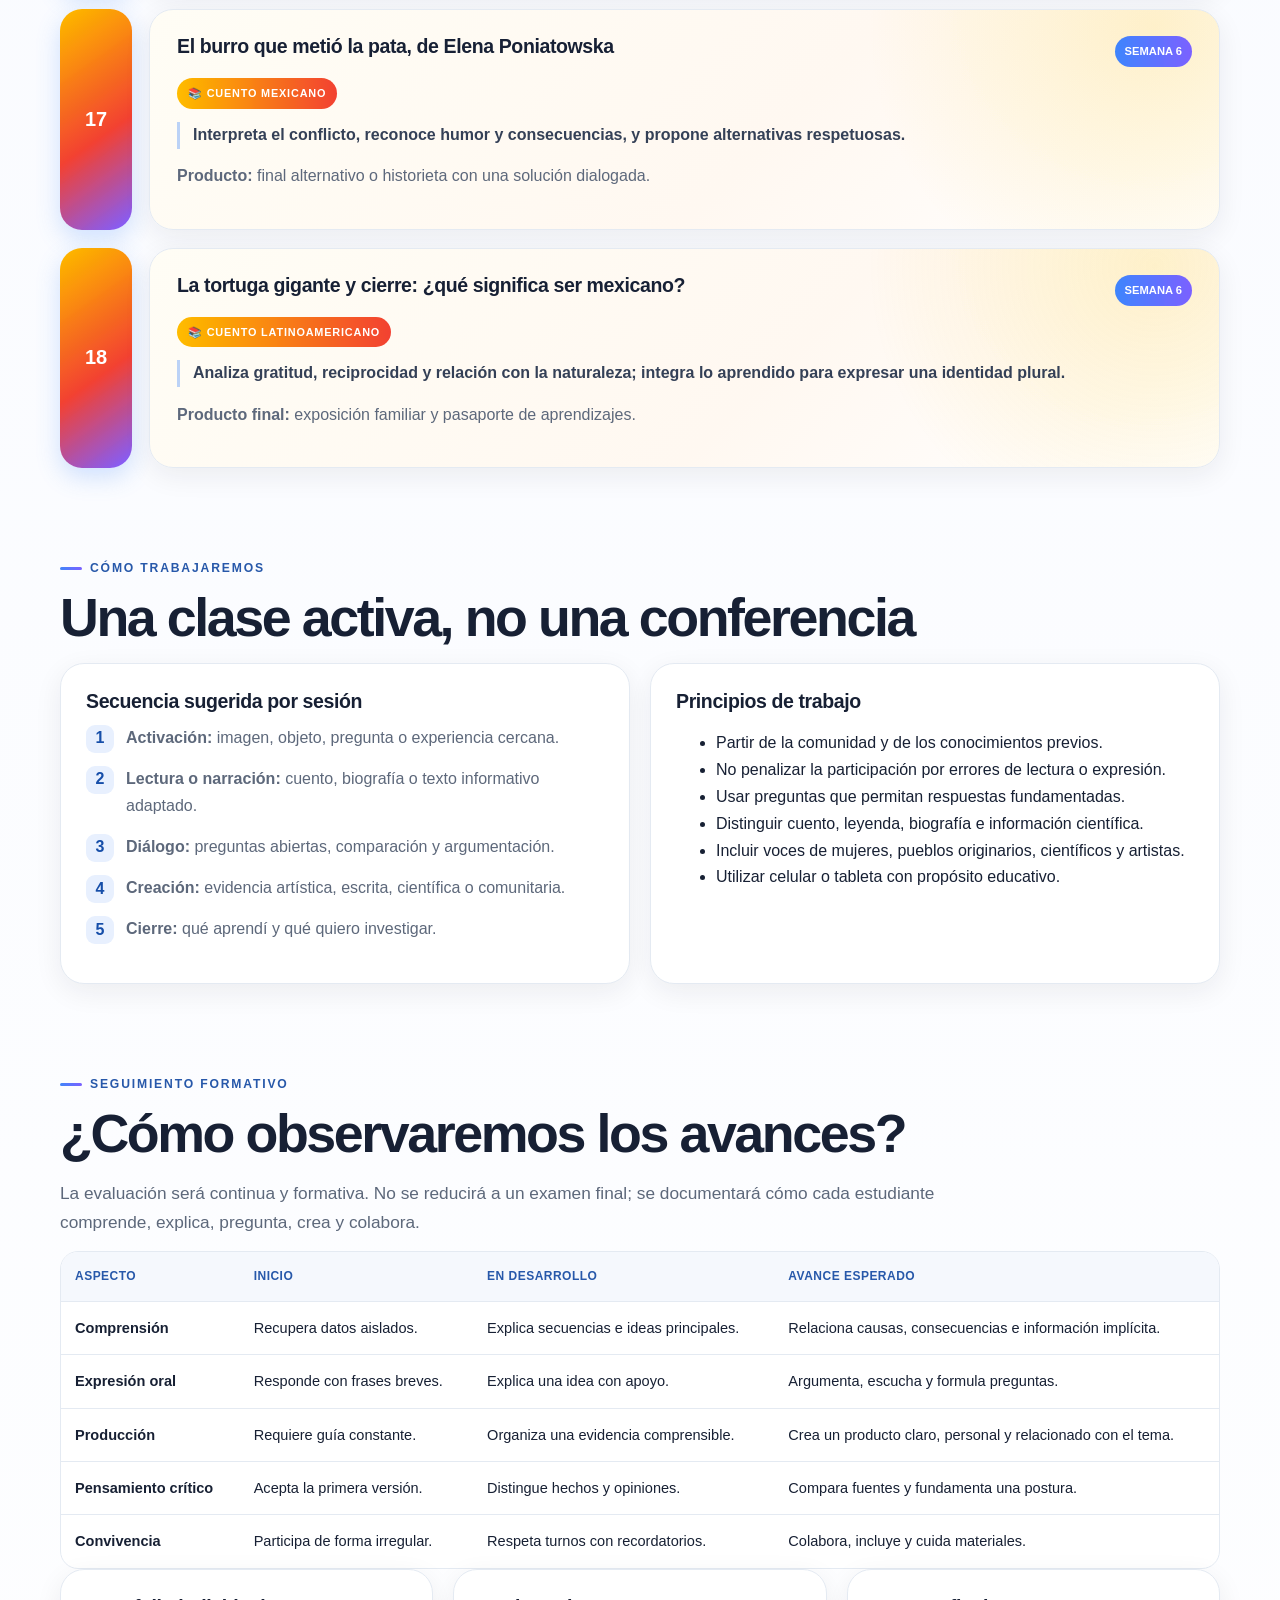
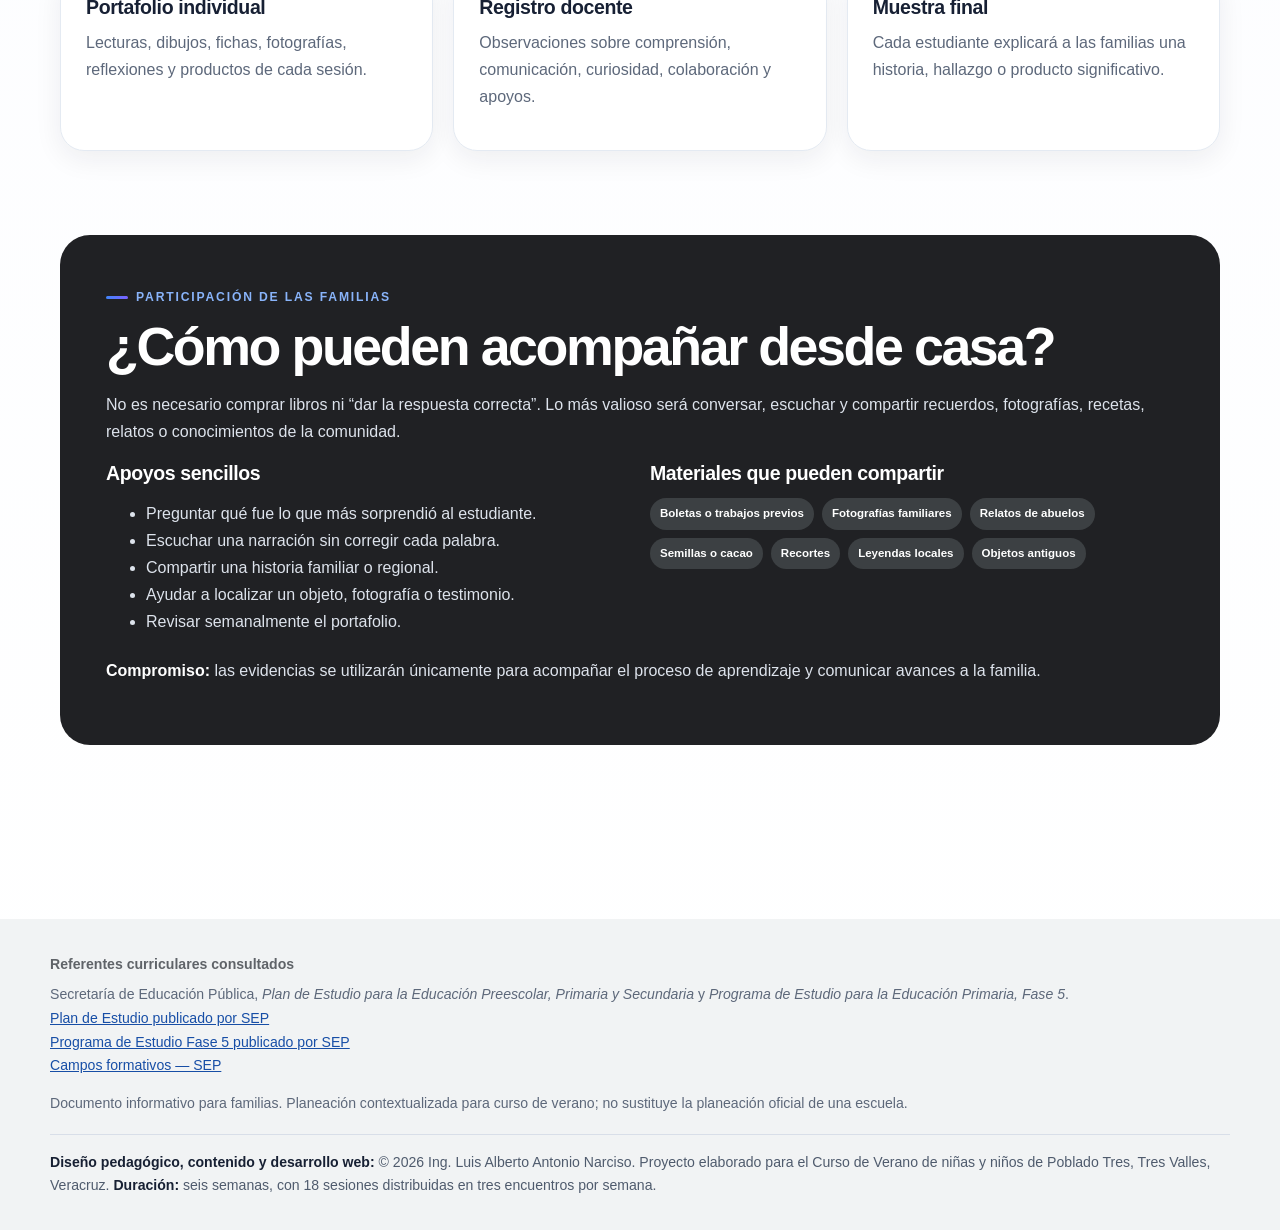
<file: curso-verano/index.html>
<!DOCTYPE html><html lang="es"><head><meta charset="utf-8"><meta name="viewport" content="width=device-width,initial-scale=1"><title>Curso de verano | Historias para comprender México y el mundo</title><meta name="description" content="Programa cultural y de lectura de 18 sesiones, alineado con la Nueva Escuela Mexicana, para niñas y niños de aproximadamente 10 años."><link rel="stylesheet" href="styles.css"></head><body><div class="page-transition-overlay" aria-hidden="true"></div><header class="hero"><div class="hero-card"><span class="brand"><span class="spark"></span>Curso de verano · Poblado Tres</span><h1>Historias para <span class="gradient">comprender México y el mundo</span></h1><p class="lead">Programa cultural y de lectura para niñas y niños de aproximadamente 10 años. Integra literatura, historia, arte, ciencia, naturaleza, identidad y comunidad mediante experiencias activas y preguntas de pensamiento crítico.</p><div class="stats"><div class="stat"><strong>6 semanas</strong><span>Mes y medio de trabajo</span></div><div class="stat"><strong>18 sesiones</strong><span>Tres encuentros por semana</span></div><div class="stat"><strong>22 temas</strong><span>Historias y personajes integrados</span></div><div class="stat"><strong>Fase 5</strong><span>Referente NEM: 5.º y 6.º</span></div></div><div class="actions"><a class="btn primary" href="#ruta">Ver programa completo</a><a class="btn secondary" href="#familias">Participación de las familias</a><button class="btn secondary" onclick="window.print()">Imprimir / guardar en PDF</button></div></div></header><nav><div class="inner"><a href="#proposito">Propósito</a><a href="#nem">Enfoque NEM</a><a href="#ruta">18 sesiones</a><a href="#metodologia">Metodología</a><a href="#evaluacion">Evaluación</a><a href="#familias">Familias</a></div></nav><main><section id="proposito" class="soft-reveal"><span class="kicker">Presentación a las familias</span><h2>¿Qué aprenderán sus hijas e hijos?</h2><p class="intro">El curso no busca que memoricen fechas o repitan un cuento. Busca que lean, escuchen, pregunten, comparen fuentes, expresen opiniones fundamentadas y relacionen las historias con su comunidad.</p><div class="grid four"><article class="card soft-reveal"><div class="icon">📖</div><h3>Comprensión lectora</h3><p>Identificar personajes, secuencias, causas, consecuencias, ideas principales e información implícita.</p></article><article class="card soft-reveal"><div class="icon">🧠</div><h3>Pensamiento crítico</h3><p>Distinguir hechos, opiniones, leyendas, biografías y diferentes interpretaciones del pasado.</p></article><article class="card soft-reveal"><div class="icon">🎨</div><h3>Expresión creativa</h3><p>Producir dibujos, fotografías, mapas, fichas, narraciones, entrevistas imaginarias y exposiciones breves.</p></article><article class="card soft-reveal"><div class="icon">🤝</div><h3>Identidad comunitaria</h3><p>Reconocer la diversidad cultural de Veracruz, México, los pueblos originarios y Latinoamérica.</p></article></div></section><section id="nem" class="soft-reveal"><span class="kicker">Alineación pedagógica</span><h2>Vinculación con la Nueva Escuela Mexicana</h2><p class="intro">El diseño toma como referente la Fase 5 y organiza las experiencias de manera interdisciplinaria. Complementa el programa escolar con un proyecto contextualizado para el curso de verano.</p><div class="grid four"><article class="card field-blue"><h3>Lenguajes</h3><p>Lectura de cuentos, biografías y textos informativos; narración oral; producción escrita; interpretación de fotografía, pintura y símbolos.</p><div class="chips"><span class="chip">Lectura</span><span class="chip">Escritura</span><span class="chip">Oralidad</span><span class="chip">Artes</span></div></article><article class="card field-green"><h3>Saberes y pensamiento científico</h3><p>Polinización, vida de las abejas, ecosistemas, cacao, ciencia mexicana, inventos y explicación de fenómenos.</p><div class="chips"><span class="chip">Observación</span><span class="chip">Indagación</span><span class="chip">Evidencias</span></div></article><article class="card field-yellow"><h3>Ética, naturaleza y sociedades</h3><p>Procesos históricos, patrimonio, Mesoamérica, diversidad cultural, territorio, ambiente y ciudadanía.</p><div class="chips"><span class="chip">Historia</span><span class="chip">Diversidad</span><span class="chip">Patrimonio</span></div></article><article class="card field-red"><h3>De lo humano y lo comunitario</h3><p>Identidad, pertenencia, colaboración, emociones, decisiones responsables, diálogo y participación familiar.</p><div class="chips"><span class="chip">Comunidad</span><span class="chip">Empatía</span><span class="chip">Colaboración</span></div></article></div><div class="callout soft-reveal"><strong>Ejes articuladores presentes:</strong><div class="chips"><span class="chip">Inclusión</span><span class="chip">Pensamiento crítico</span><span class="chip">Interculturalidad crítica</span><span class="chip">Igualdad de género</span><span class="chip">Vida saludable</span><span class="chip">Lectura y escritura</span><span class="chip">Artes y experiencias estéticas</span></div></div></section><section id="ruta" class="soft-reveal"><span class="kicker">Ruta de aprendizaje</span><h2>18 sesiones · 22 historias y temas</h2><p class="intro">Algunos contenidos relacionados se trabajan juntos para respetar la duración de seis semanas. Cada sesión combina una historia central, conversación guiada, actividad y evidencia de aprendizaje.</p><div class="timeline"><article class="session story soft-reveal"><div class="session-num">01</div><div class="session-body"><div class="session-title"><h3>La Mulata de Córdoba: una leyenda jarocha</h3><span class="week">Semana 1</span></div><span class="badge">📚 Cuento / leyenda</span><p class="learn">Reconoce características de la leyenda y distingue elementos históricos, fantásticos y culturales.</p><p><strong>Producto:</strong> ilustración secuenciada y explicación oral sobre la tradición veracruzana.</p><details><summary>Ver vinculación didáctica</summary><div class="details"><div class="detail"><b>Campo</b>Lenguajes</div><div class="detail"><b>Ejes</b>Interculturalidad crítica; lectura y escritura</div><div class="detail"><b>Pregunta</b>¿Por qué una comunidad conserva una historia durante generaciones?</div></div></details></div></article><article class="session culture soft-reveal"><div class="session-num">02</div><div class="session-body"><div class="session-title"><h3>Pancho Villa: historia, personaje y distintas miradas</h3><span class="week">Semana 1</span></div><span class="badge">👤 Biografía / cultura</span><p class="learn">Organiza acontecimientos básicos y comprende que un personaje histórico puede interpretarse de formas distintas.</p><p><strong>Producto:</strong> línea del tiempo y tarjeta “hecho, opinión o pregunta”.</p></div></article><article class="session story soft-reveal"><div class="session-num">03</div><div class="session-body"><div class="session-title"><h3>La abeja haragana y el mundo real de las abejas</h3><span class="week">Semana 1</span></div><span class="badge">📚 Cuento / ciencia</span><p class="learn">Compara un cuento con información científica y explica la función de las abejas en la polinización.</p><p><strong>Producto:</strong> diagrama “del cuento a la ciencia” y compromiso de cuidado de polinizadores.</p></div></article><article class="session culture soft-reveal"><div class="session-num">04</div><div class="session-body"><div class="session-title"><h3>Tina Modotti y Manuel Álvarez Bravo: contar con fotografías</h3><span class="week">Semana 2</span></div><span class="badge">👤 Biografía / cultura</span><p class="learn">Interpreta imágenes como documentos culturales y reconoce decisiones de encuadre, luz y contexto.</p><p><strong>Producto:</strong> fotografía o dibujo de la comunidad con título y pie de imagen.</p></div></article><article class="session culture soft-reveal"><div class="session-num">05</div><div class="session-body"><div class="session-title"><h3>Frida Kahlo y José María Velasco: retrato y paisaje</h3><span class="week">Semana 2</span></div><span class="badge">🎨 Arte / cultura</span><p class="learn">Compara dos formas de representar identidad: el autorretrato y el paisaje mexicano.</p><p><strong>Producto:</strong> díptico “así me veo / así veo mi comunidad”.</p></div></article><article class="session story soft-reveal"><div class="session-num">06</div><div class="session-body"><div class="session-title"><h3>El gigante egoísta, de Oscar Wilde</h3><span class="week">Semana 2</span></div><span class="badge">📚 Cuento europeo</span><p class="learn">Infiere cambios emocionales y analiza cómo las decisiones de un personaje afectan a una comunidad.</p><p><strong>Producto:</strong> carta al gigante con una recomendación argumentada.</p></div></article><article class="session culture soft-reveal"><div class="session-num">07</div><div class="session-body"><div class="session-title"><h3>Antonio y Antonieta Rivas Mercado: el Ángel y la vida cultural</h3><span class="week">Semana 3</span></div><span class="badge">👤 Biografía / patrimonio</span><p class="learn">Relaciona una obra arquitectónica con las personas, ideas y acontecimientos de su época.</p><p><strong>Producto:</strong> ficha de patrimonio sobre el Ángel y semblanza de Antonieta.</p></div></article><article class="session culture soft-reveal"><div class="session-num">08</div><div class="session-body"><div class="session-title"><h3>El fútbol y las formas mexicanas de celebrar</h3><span class="week">Semana 3</span></div><span class="badge">⚽ Cultura / convivencia</span><p class="learn">Analiza el deporte como práctica social y compara celebraciones familiares, comunitarias y nacionales.</p><p><strong>Producto:</strong> crónica de una celebración deportiva con reglas de convivencia.</p></div></article><article class="session story soft-reveal"><div class="session-num">09</div><div class="session-body"><div class="session-title"><h3>Cuento chinanteco: el origen del maíz</h3><span class="week">Semana 3</span></div><span class="badge">📚 Tradición oral</span><p class="learn">Valora la tradición oral de un pueblo originario y reconoce al maíz como patrimonio biocultural.</p><p><strong>Producto:</strong> mapa narrativo y glosario ilustrado sobre maíz y comunidad.</p></div></article><article class="session culture soft-reveal"><div class="session-num">10</div><div class="session-body"><div class="session-title"><h3>Fiestas y celebraciones de México</h3><span class="week">Semana 4</span></div><span class="badge">🎉 Cultura / identidad</span><p class="learn">Compara tradiciones de distintas regiones sin jerarquizarlas y reconoce cambios y permanencias.</p><p><strong>Producto:</strong> calendario cultural colectivo.</p></div></article><article class="session story soft-reveal"><div class="session-num">11</div><div class="session-body"><div class="session-title"><h3>El niño que no podía apagar la pantalla</h3><span class="week">Semana 4</span></div><span class="badge">📚 Cuento / tecnología</span><p class="learn">Identifica beneficios y riesgos del uso excesivo de celulares, videojuegos, redes y plataformas digitales.</p><p><strong>Producto:</strong> semáforo digital y acuerdo personal de equilibrio entre pantalla, sueño, estudio, juego y familia.</p></div></article><article class="session culture soft-reveal"><div class="session-num">12</div><div class="session-body"><div class="session-title"><h3>El cacao en Mesoamérica y el viaje del chocolate</h3><span class="week">Semana 4</span></div><span class="badge">🌱 Ciencia / historia</span><p class="learn">Explica usos alimentarios, rituales y comerciales del cacao y reconoce transformaciones culturales posteriores.</p><p><strong>Producto:</strong> ruta ilustrada del cacao.</p></div></article><article class="session culture soft-reveal"><div class="session-num">13</div><div class="session-body"><div class="session-title"><h3>Sor Juana Inés de la Cruz: el derecho a preguntar y aprender</h3><span class="week">Semana 5</span></div><span class="badge">👤 Biografía / literatura</span><p class="learn">Reconoce obstáculos históricos para la educación de las mujeres y valora la escritura como conocimiento.</p><p><strong>Producto:</strong> entrevista imaginaria y reflexión sobre igualdad educativa.</p></div></article><article class="session culture soft-reveal"><div class="session-num">14</div><div class="session-body"><div class="session-title"><h3>Guillermo González Camarena: imaginar, probar e inventar</h3><span class="week">Semana 5</span></div><span class="badge">🔧 Ciencia / tecnología</span><p class="learn">Identifica etapas básicas de una invención y comunica cómo una solución tecnológica responde a una necesidad.</p><p><strong>Producto:</strong> boceto de un invento útil para la comunidad.</p></div></article><article class="session culture soft-reveal"><div class="session-num">15</div><div class="session-body"><div class="session-title"><h3>Mario Molina: ciencia para proteger la atmósfera</h3><span class="week">Semana 5</span></div><span class="badge">🔬 Ciencia / ambiente</span><p class="learn">Comprende que la ciencia utiliza evidencias y puede orientar decisiones para el cuidado ambiental.</p><p><strong>Producto:</strong> cartel con una acción local para cuidar el aire y el clima.</p></div></article><article class="session culture soft-reveal"><div class="session-num">16</div><div class="session-body"><div class="session-title"><h3>Culturas mesoamericanas: diversidad, conocimientos y territorio</h3><span class="week">Semana 6</span></div><span class="badge">🏛️ Historia / diversidad</span><p class="learn">Ubica y compara aportaciones de distintas culturas mesoamericanas evitando presentarlas como un solo pueblo.</p><p><strong>Producto:</strong> museo de mesa con fichas culturales.</p></div></article><article class="session story soft-reveal"><div class="session-num">17</div><div class="session-body"><div class="session-title"><h3>El burro que metió la pata, de Elena Poniatowska</h3><span class="week">Semana 6</span></div><span class="badge">📚 Cuento mexicano</span><p class="learn">Interpreta el conflicto, reconoce humor y consecuencias, y propone alternativas respetuosas.</p><p><strong>Producto:</strong> final alternativo o historieta con una solución dialogada.</p></div></article><article class="session story soft-reveal"><div class="session-num">18</div><div class="session-body"><div class="session-title"><h3>La tortuga gigante y cierre: ¿qué significa ser mexicano?</h3><span class="week">Semana 6</span></div><span class="badge">📚 Cuento latinoamericano</span><p class="learn">Analiza gratitud, reciprocidad y relación con la naturaleza; integra lo aprendido para expresar una identidad plural.</p><p><strong>Producto final:</strong> exposición familiar y pasaporte de aprendizajes.</p></div></article></div></section><section id="metodologia" class="soft-reveal"><span class="kicker">Cómo trabajaremos</span><h2>Una clase activa, no una conferencia</h2><div class="grid two"><article class="card"><h3>Secuencia sugerida por sesión</h3><p class="step" data-n="1"><strong>Activación:</strong> imagen, objeto, pregunta o experiencia cercana.</p><p class="step" data-n="2"><strong>Lectura o narración:</strong> cuento, biografía o texto informativo adaptado.</p><p class="step" data-n="3"><strong>Diálogo:</strong> preguntas abiertas, comparación y argumentación.</p><p class="step" data-n="4"><strong>Creación:</strong> evidencia artística, escrita, científica o comunitaria.</p><p class="step" data-n="5"><strong>Cierre:</strong> qué aprendí y qué quiero investigar.</p></article><article class="card"><h3>Principios de trabajo</h3><ul><li>Partir de la comunidad y de los conocimientos previos.</li><li>No penalizar la participación por errores de lectura o expresión.</li><li>Usar preguntas que permitan respuestas fundamentadas.</li><li>Distinguir cuento, leyenda, biografía e información científica.</li><li>Incluir voces de mujeres, pueblos originarios, científicos y artistas.</li><li>Utilizar celular o tableta con propósito educativo.</li></ul></article></div></section><section id="evaluacion" class="soft-reveal"><span class="kicker">Seguimiento formativo</span><h2>¿Cómo observaremos los avances?</h2><p class="intro">La evaluación será continua y formativa. No se reducirá a un examen final; se documentará cómo cada estudiante comprende, explica, pregunta, crea y colabora.</p><div style="overflow:auto"><table class="rubric"><thead><tr><th>Aspecto</th><th>Inicio</th><th>En desarrollo</th><th>Avance esperado</th></tr></thead><tbody><tr><td><strong>Comprensión</strong></td><td>Recupera datos aislados.</td><td>Explica secuencias e ideas principales.</td><td>Relaciona causas, consecuencias e información implícita.</td></tr><tr><td><strong>Expresión oral</strong></td><td>Responde con frases breves.</td><td>Explica una idea con apoyo.</td><td>Argumenta, escucha y formula preguntas.</td></tr><tr><td><strong>Producción</strong></td><td>Requiere guía constante.</td><td>Organiza una evidencia comprensible.</td><td>Crea un producto claro, personal y relacionado con el tema.</td></tr><tr><td><strong>Pensamiento crítico</strong></td><td>Acepta la primera versión.</td><td>Distingue hechos y opiniones.</td><td>Compara fuentes y fundamenta una postura.</td></tr><tr><td><strong>Convivencia</strong></td><td>Participa de forma irregular.</td><td>Respeta turnos con recordatorios.</td><td>Colabora, incluye y cuida materiales.</td></tr></tbody></table></div><div class="grid three"><article class="card"><h3>Portafolio individual</h3><p>Lecturas, dibujos, fichas, fotografías, reflexiones y productos de cada sesión.</p></article><article class="card"><h3>Registro docente</h3><p>Observaciones sobre comprensión, comunicación, curiosidad, colaboración y apoyos.</p></article><article class="card"><h3>Muestra final</h3><p>Cada estudiante explicará a las familias una historia, hallazgo o producto significativo.</p></article></div></section><section id="familias" class="soft-reveal"><div class="parent"><span class="kicker" style="color:#8ab4f8">Participación de las familias</span><h2>¿Cómo pueden acompañar desde casa?</h2><p>No es necesario comprar libros ni “dar la respuesta correcta”. Lo más valioso será conversar, escuchar y compartir recuerdos, fotografías, recetas, relatos o conocimientos de la comunidad.</p><div class="grid two"><div><h3>Apoyos sencillos</h3><ul><li>Preguntar qué fue lo que más sorprendió al estudiante.</li><li>Escuchar una narración sin corregir cada palabra.</li><li>Compartir una historia familiar o regional.</li><li>Ayudar a localizar un objeto, fotografía o testimonio.</li><li>Revisar semanalmente el portafolio.</li></ul></div><div><h3>Materiales que pueden compartir</h3><div class="chips"><span class="chip">Boletas o trabajos previos</span><span class="chip">Fotografías familiares</span><span class="chip">Relatos de abuelos</span><span class="chip">Semillas o cacao</span><span class="chip">Recortes</span><span class="chip">Leyendas locales</span><span class="chip">Objetos antiguos</span></div></div></div><p><strong>Compromiso:</strong> las evidencias se utilizarán únicamente para acompañar el proceso de aprendizaje y comunicar avances a la familia.</p></div></section></main><footer><div class="inner"><strong>Referentes curriculares consultados</strong><p class="source">Secretaría de Educación Pública, <em>Plan de Estudio para la Educación Preescolar, Primaria y Secundaria</em> y <em>Programa de Estudio para la Educación Primaria, Fase 5</em>.<br><a href="https://educacionbasica.sep.gob.mx/wp-content/uploads/2025/Plan_y_programas_de_estudio_2025/Plan%20de%20Estudio%202025%20-WEB-.pdf">Plan de Estudio publicado por SEP</a><br><a href="https://educacionbasica.sep.gob.mx/wp-content/uploads/2025/Plan_y_programas_de_estudio_2025/WEB%20FASE%205-2025.pdf">Programa de Estudio Fase 5 publicado por SEP</a><br><a href="https://conocetuslibros.sep.gob.mx/campos">Campos formativos — SEP</a></p><p>Documento informativo para familias. Planeación contextualizada para curso de verano; no sustituye la planeación oficial de una escuela.</p></div></footer><script src="script.js"></script></body></html>
</file>
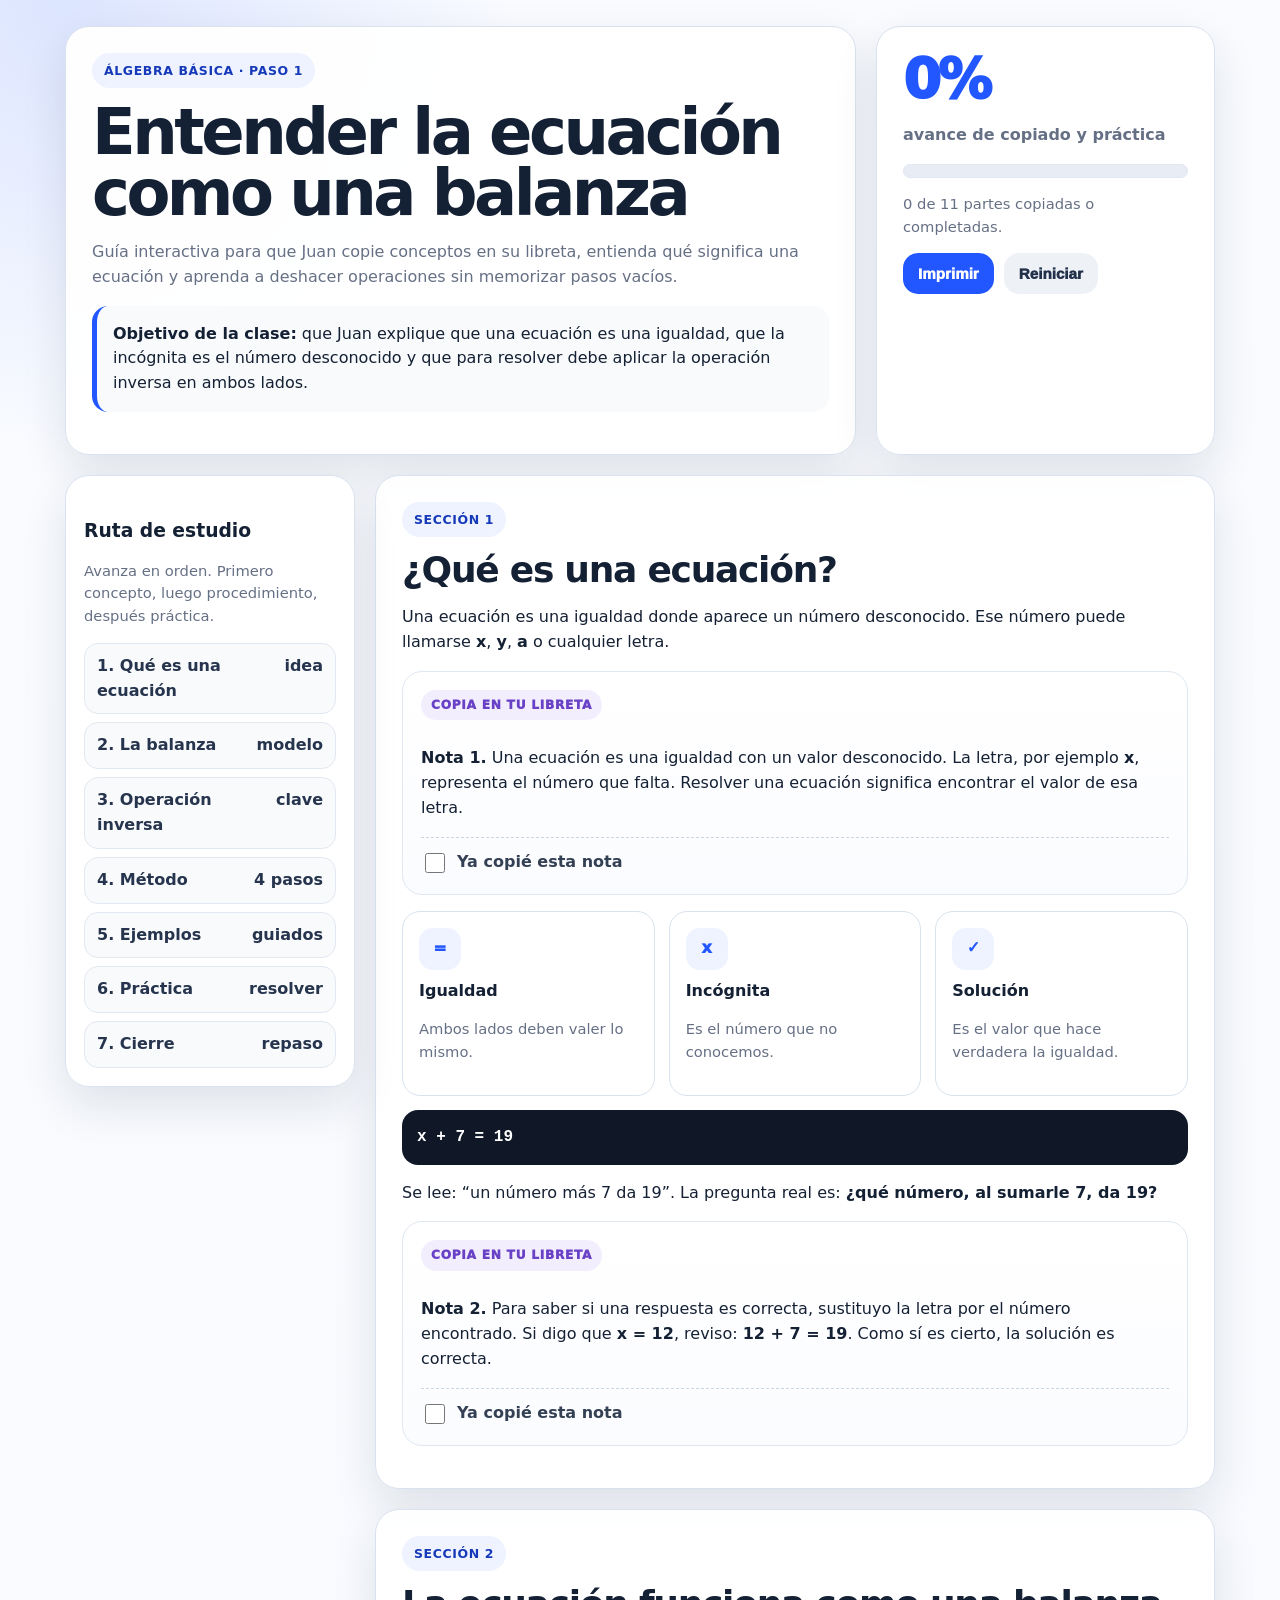
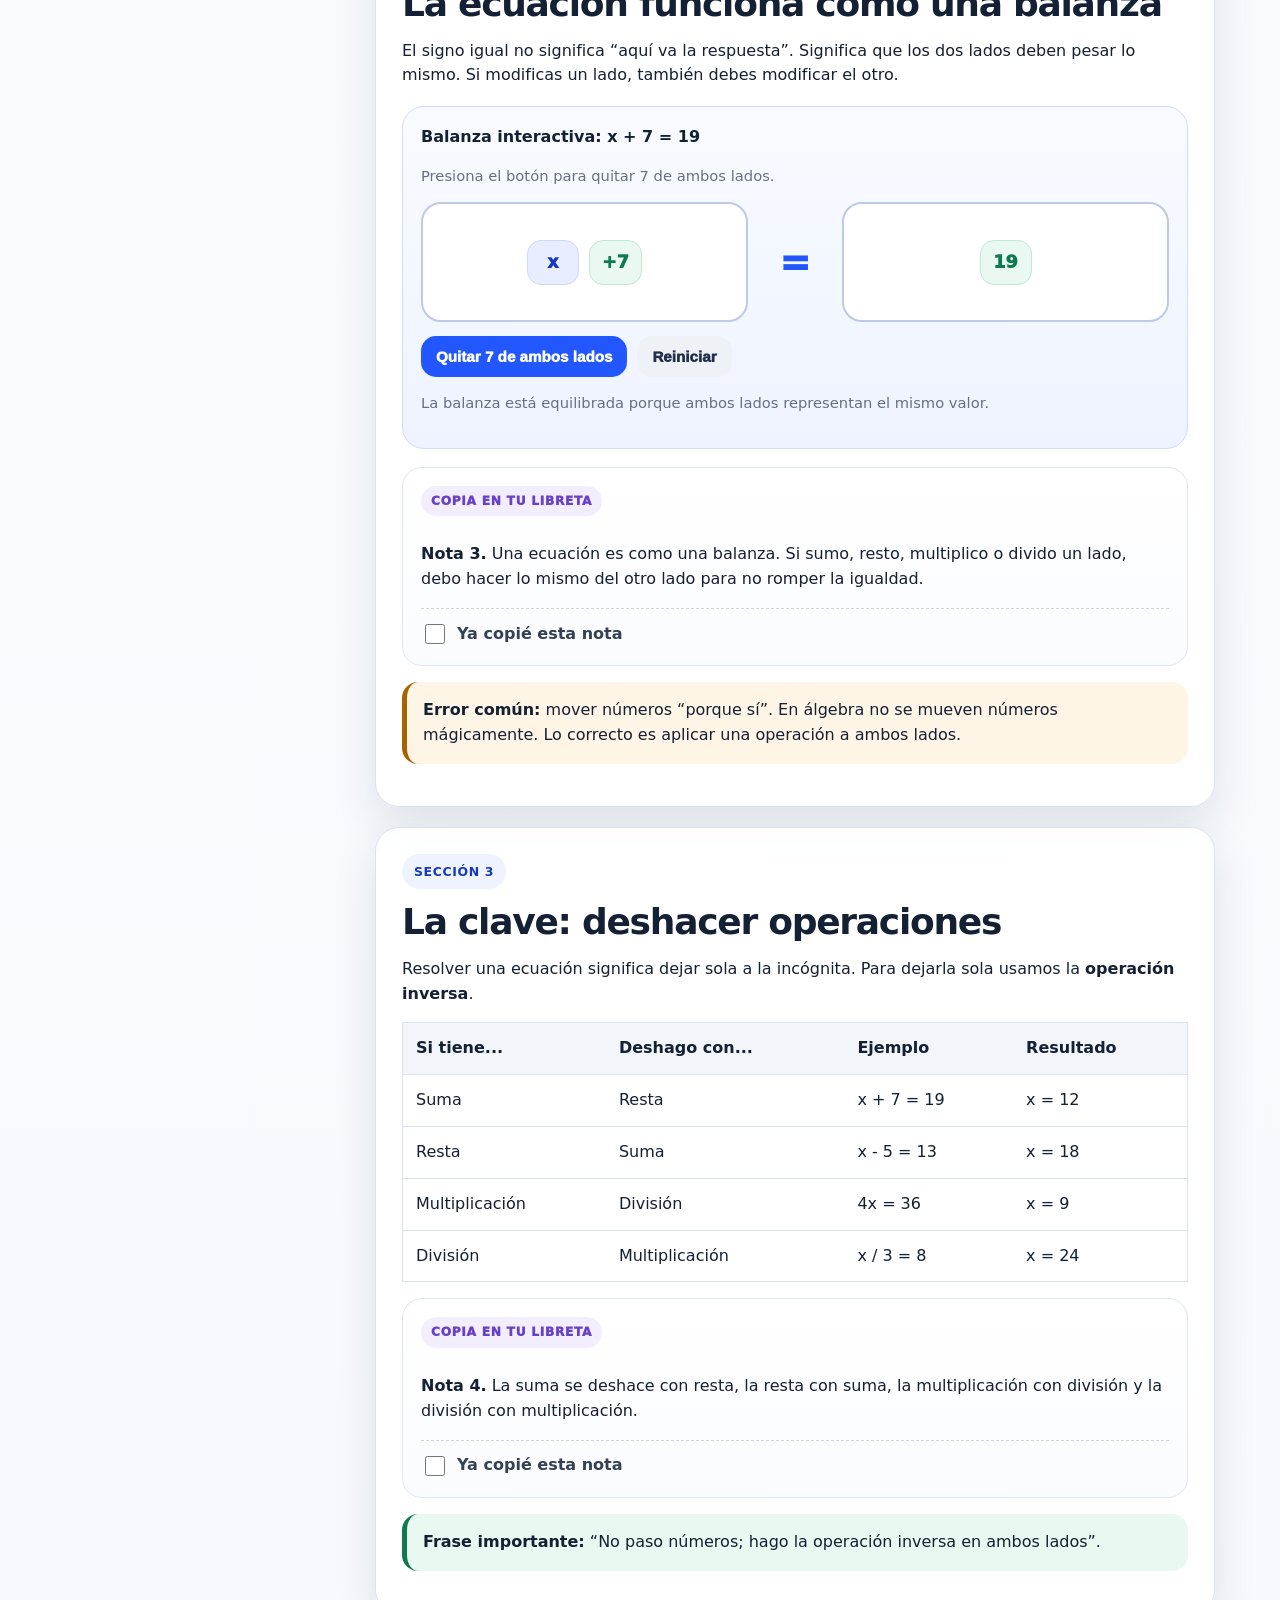
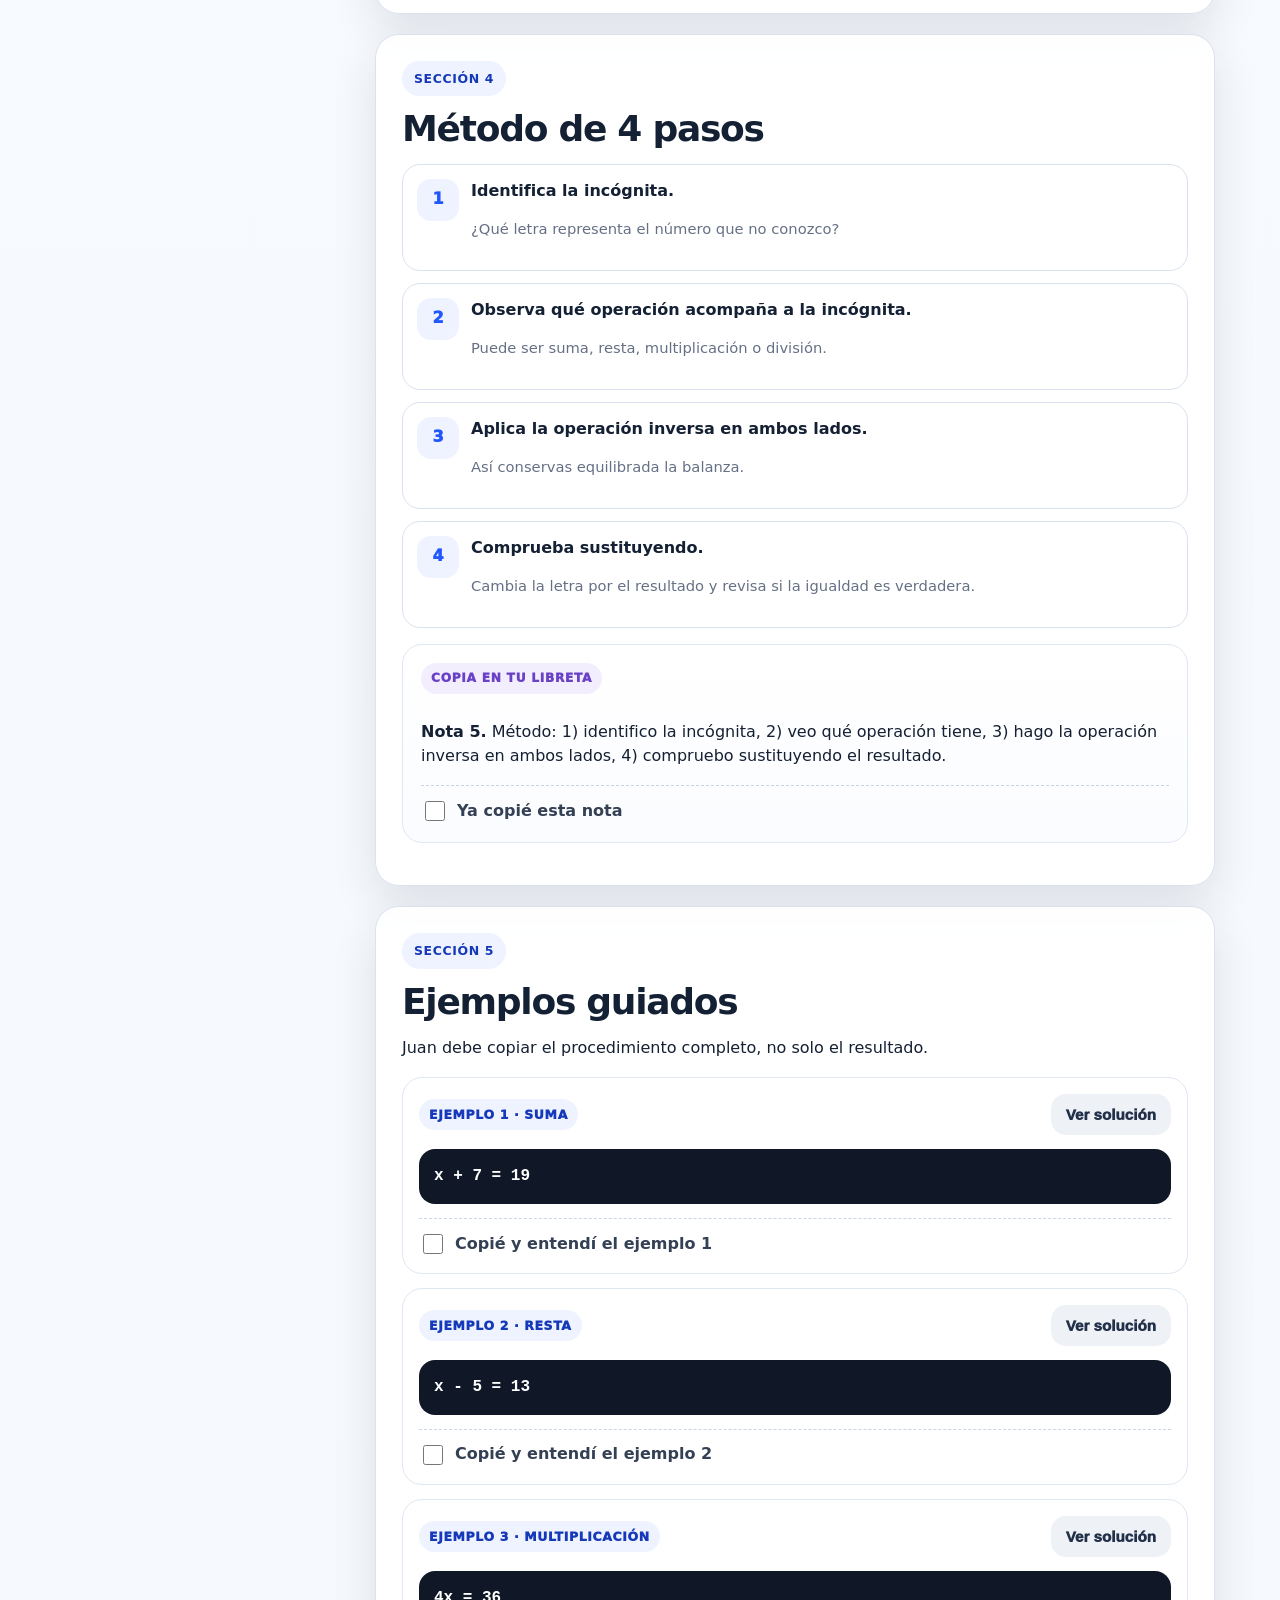
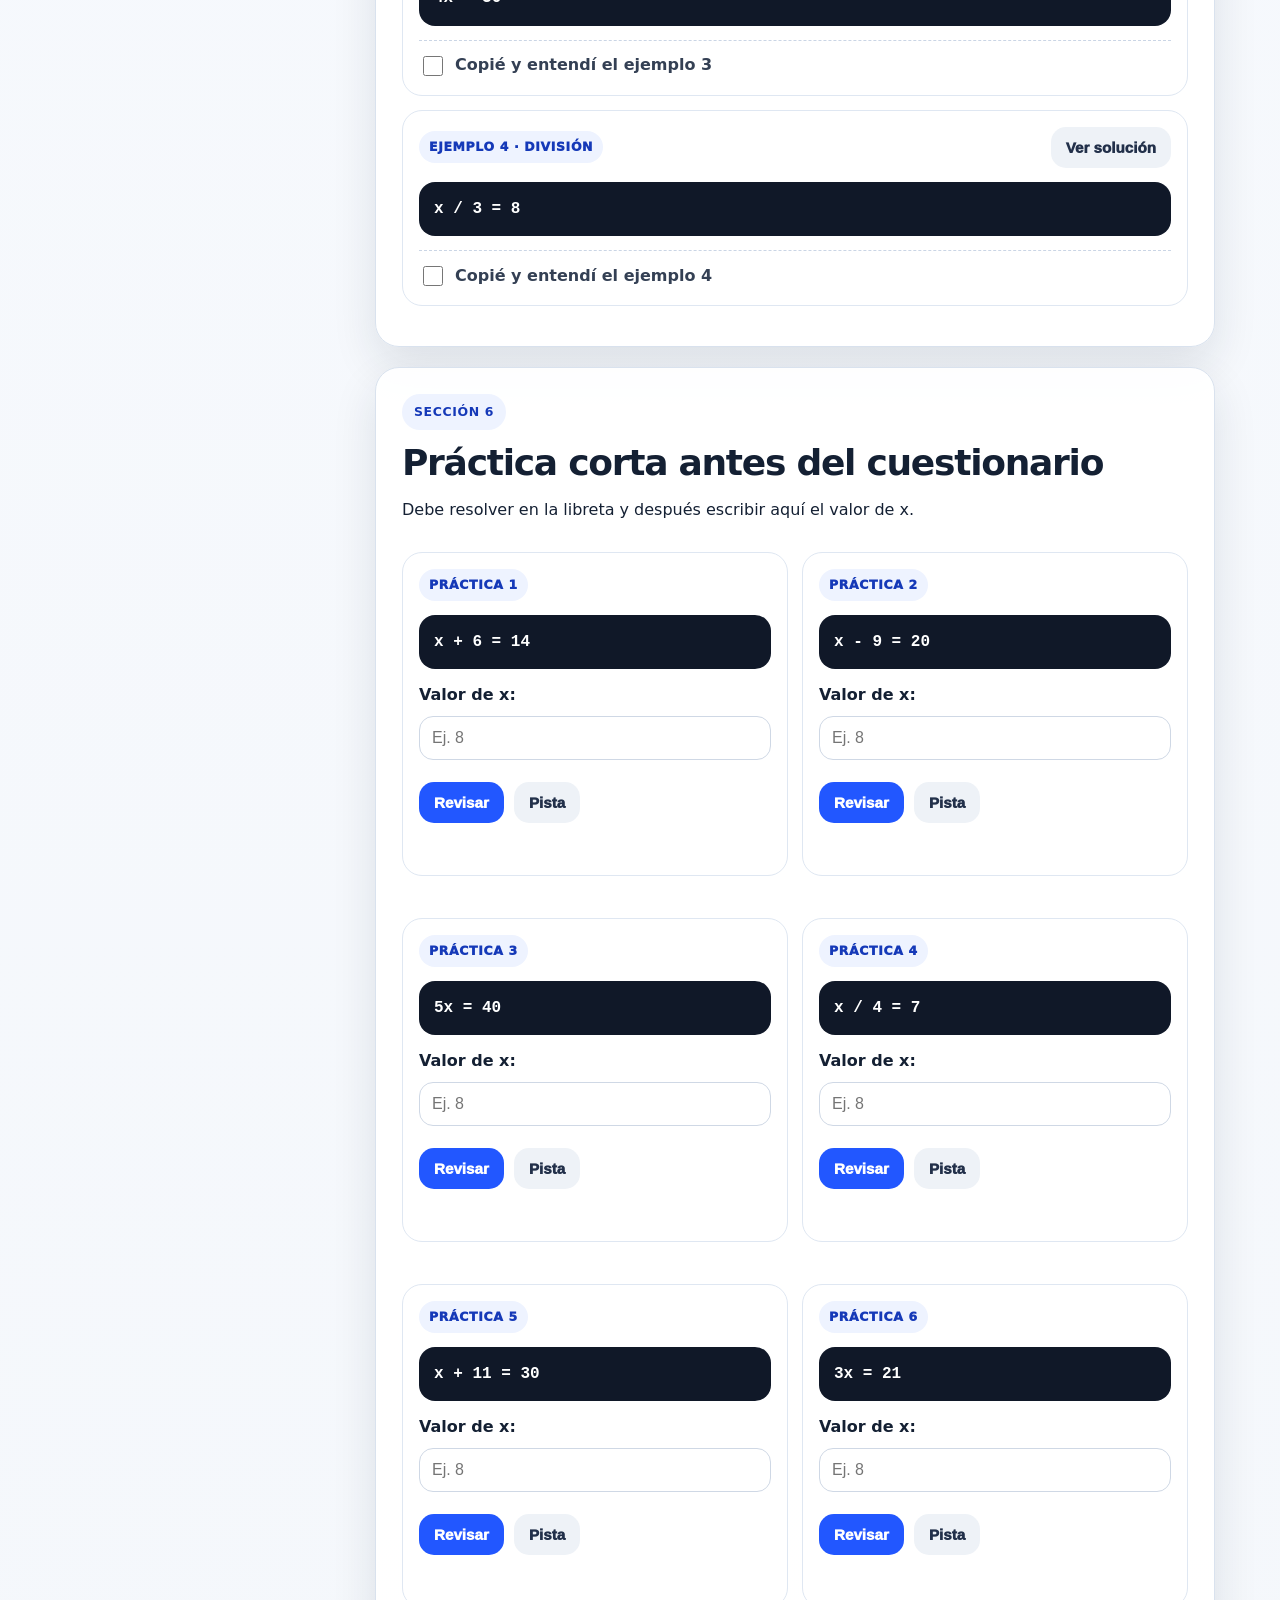
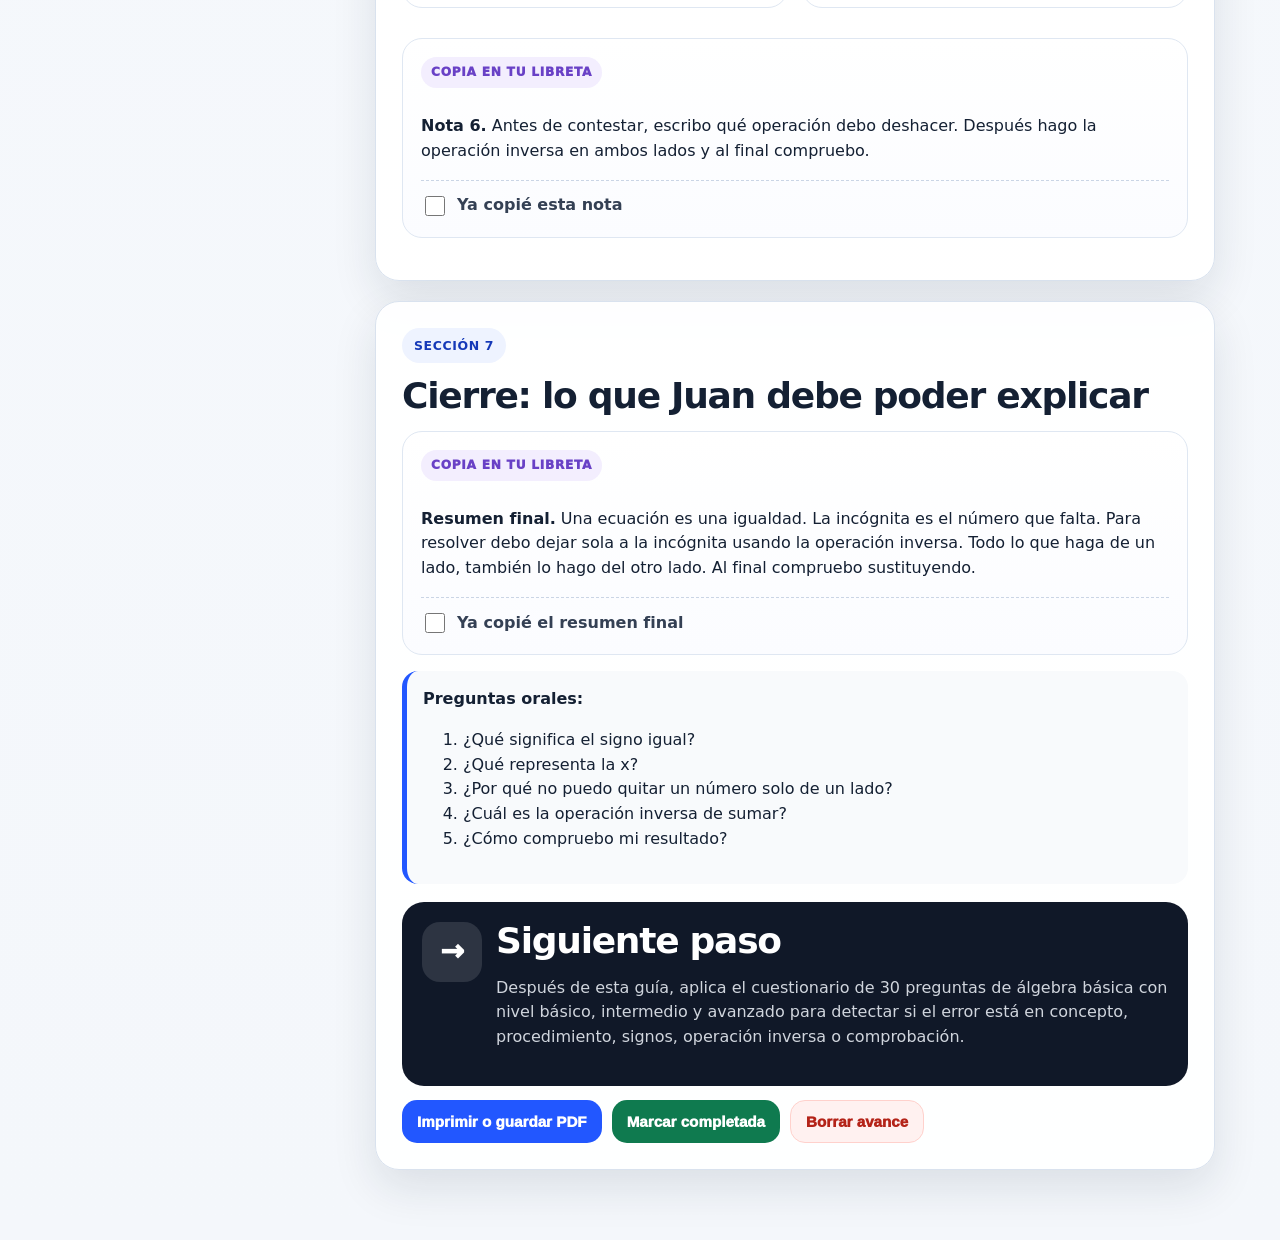
<file: guia-algebra-basica/index.html>
<!DOCTYPE html>
<html lang="es">
<head>
<meta charset="UTF-8">
<meta name="viewport" content="width=device-width, initial-scale=1.0">
<title>Guía interactiva: Álgebra básica</title>
<style>
:root{--bg:#f4f7fb;--card:#fff;--ink:#142033;--muted:#667085;--line:#d9e2ee;--blue:#2257ff;--blue2:#1539b8;--soft:#eef3ff;--green:#0f7a4f;--red:#b42318;--orange:#a66300;--shadow:0 18px 45px #1420331c;--r:24px}*{box-sizing:border-box}html{scroll-behavior:smooth}body{margin:0;font-family:system-ui,-apple-system,Segoe UI,Roboto,Arial,sans-serif;background:radial-gradient(circle at 5% 0%,#2257ff22,transparent 28rem),linear-gradient(#f9fbff,var(--bg));color:var(--ink);line-height:1.55}.app{width:min(1150px,94vw);margin:auto;padding:26px 0 70px}.hero{display:grid;grid-template-columns:1.4fr .6fr;gap:20px;margin-bottom:20px}.card{background:#fffffff4;border:1px solid var(--line);border-radius:var(--r);box-shadow:var(--shadow);padding:26px}.tag{display:inline-flex;background:var(--soft);color:var(--blue2);font-weight:900;text-transform:uppercase;letter-spacing:.05em;border-radius:999px;padding:8px 12px;font-size:.78rem;margin-bottom:14px}h1{font-size:clamp(2.1rem,5vw,4.2rem);letter-spacing:-.055em;line-height:.95;margin:0 0 12px}h2{font-size:clamp(1.45rem,3vw,2.25rem);letter-spacing:-.035em;line-height:1.05;margin:0 0 12px}h3{margin:22px 0 10px}.muted,.small{color:var(--muted)}.small{font-size:.92rem}.score{font-size:3.4rem;font-weight:950;color:var(--blue);letter-spacing:-.06em;line-height:1}.bar{height:14px;background:#e8edf5;border:1px solid #dfe7f2;border-radius:999px;overflow:hidden;margin:14px 0 8px}.fill{height:100%;width:0;background:linear-gradient(90deg,var(--blue),#7190ff);transition:.25s}.layout{display:grid;grid-template-columns:290px 1fr;gap:20px;align-items:start}.side{position:sticky;top:16px;padding:18px}.side ul{list-style:none;margin:12px 0 0;padding:0;display:grid;gap:8px}.side a{display:flex;justify-content:space-between;gap:8px;text-decoration:none;color:#26344d;font-weight:850;background:#f8fafc;border:1px solid #e2e8f0;border-radius:14px;padding:10px 12px}.side a:hover{background:#f3f6ff;border-color:#b8c6ff}.content{display:grid;gap:20px}.copy{background:linear-gradient(#fff,#fbfcff);border:1.5px solid #dfe7f2;border-radius:20px;padding:18px;margin:16px 0}.copy:before{content:'Copia en tu libreta';display:inline-flex;background:#f3eefe;color:#6941c6;font-size:.76rem;text-transform:uppercase;letter-spacing:.06em;font-weight:950;border-radius:999px;padding:6px 10px;margin-bottom:10px}.check{display:flex;align-items:center;gap:9px;margin-top:14px;padding-top:12px;border-top:1px dashed #cad5e5;font-weight:850;color:#344054}input[type=checkbox]{width:20px;height:20px;accent-color:var(--blue)}.note{background:#f8fafc;border-left:5px solid var(--blue);padding:16px;border-radius:16px;margin:16px 0}.warn{background:#fff5e6;border-left:5px solid var(--orange);padding:16px;border-radius:16px;margin:16px 0}.oknote{background:#e9f8f0;border-left:5px solid var(--green);padding:16px;border-radius:16px;margin:16px 0}.grid3{display:grid;grid-template-columns:repeat(3,1fr);gap:14px}.mini{border:1px solid var(--line);background:white;border-radius:18px;padding:16px}.icon{width:42px;height:42px;border-radius:14px;background:var(--soft);color:var(--blue);display:flex;align-items:center;justify-content:center;font-weight:950;margin-bottom:9px}.eq{font-family:ui-monospace,Menlo,Consolas,monospace;background:#101828;color:white;padding:15px;border-radius:16px;font-weight:900;overflow:auto;margin:14px 0}.balanceBox{background:linear-gradient(#f8fbff,#eef3ff);border:1px solid #cfdbff;border-radius:22px;padding:18px;margin:18px 0}.balance{display:grid;grid-template-columns:1fr 70px 1fr;gap:12px;align-items:center;margin-top:12px}.pan{min-height:120px;border:2px solid #bdc9e6;background:white;border-radius:20px;display:flex;flex-wrap:wrap;gap:10px;align-items:center;justify-content:center;padding:12px}.pan.hi{border-color:var(--blue);box-shadow:0 0 0 4px #2257ff1f}.equal{text-align:center;font-size:2.3rem;font-weight:950;color:var(--blue)}.tok{display:inline-flex;align-items:center;justify-content:center;min-width:52px;min-height:44px;padding:8px 12px;border-radius:14px;background:#e8eeff;border:1px solid #cdd8ff;color:#1539b8;font-weight:950;font-size:1.1rem}.num{background:#e9f8f0;border-color:#bfe8d2;color:#0f7a4f}.btns{display:flex;flex-wrap:wrap;gap:10px;margin-top:14px}button{border:0;border-radius:15px;padding:12px 15px;font-weight:950;font-size:.95rem;cursor:pointer}.primary{background:var(--blue);color:white}.primary:hover{background:var(--blue2)}.sec{background:#eef2f7;color:#22304a}.green{background:var(--green);color:white}.red{background:#fff1f0;color:var(--red);border:1px solid #ffd1cc}.steps{counter-reset:s;display:grid;gap:12px;margin:16px 0}.step{counter-increment:s;display:grid;grid-template-columns:42px 1fr;gap:12px;background:white;border:1px solid var(--line);border-radius:18px;padding:14px}.step:before{content:counter(s);width:42px;height:42px;border-radius:14px;background:var(--soft);color:var(--blue);display:flex;align-items:center;justify-content:center;font-weight:950}.example,.practice{border:1px solid #dfe7f2;background:white;border-radius:20px;padding:16px;margin:14px 0}.exTop{display:flex;justify-content:space-between;gap:12px;align-items:center}.lvl{display:inline-flex;background:var(--soft);color:var(--blue2);border-radius:999px;padding:6px 10px;font-size:.78rem;text-transform:uppercase;letter-spacing:.05em;font-weight:950}.sol{display:none;background:#f8fafc;border:1px dashed #c9d5e5;border-radius:16px;padding:14px;margin-top:12px}.sol.open{display:block}.practiceGrid{display:grid;grid-template-columns:repeat(2,1fr);gap:14px}.practice input[type=text]{width:100%;border:1px solid #cfd8e5;border-radius:14px;padding:12px;font-size:1rem;outline:none;margin:8px 0}.practice input[type=text]:focus{border-color:var(--blue);box-shadow:0 0 0 4px #2257ff1f}.fb{margin-top:10px;font-weight:850;min-height:26px}.fb.good{color:var(--green)}.fb.bad{color:var(--red)}table{width:100%;border-collapse:collapse;min-width:650px;border:1px solid var(--line);background:white}th,td{padding:13px;border-bottom:1px solid var(--line);text-align:left}th{background:#f2f6fb}.tableWrap{overflow:auto;margin:16px 0}.black{display:grid;grid-template-columns:60px 1fr;gap:14px;background:#101828;color:white;border-radius:22px;padding:20px;margin-top:18px}.black p{color:#d0d5dd}.big{width:60px;height:60px;border-radius:18px;background:#ffffff1f;display:flex;align-items:center;justify-content:center;font-size:1.8rem;font-weight:950}.toast{position:fixed;left:50%;bottom:22px;transform:translateX(-50%);background:#111827;color:white;padding:12px 16px;border-radius:14px;font-weight:850;opacity:0;pointer-events:none;transition:.22s}.toast.show{opacity:1;bottom:32px}@media(max-width:900px){.hero,.layout{grid-template-columns:1fr}.side{position:relative}.grid3,.practiceGrid{grid-template-columns:1fr}}@media(max-width:620px){.app{width:calc(100% - 24px);padding-top:16px}.card{padding:20px}.balance{grid-template-columns:1fr}.equal{font-size:1.8rem}h1{font-size:2.35rem}.black{grid-template-columns:1fr}}@media print{body{background:white}.side,.btns,button,.toast{display:none!important}.card{box-shadow:none;border:0}.sol{display:block!important}.hero,.layout,.grid3,.practiceGrid{display:block}}
</style>
</head>
<body>
<div class="app">
<header class="hero">
<section class="card"><div class="tag">Álgebra básica · Paso 1</div><h1>Entender la ecuación como una balanza</h1><p class="muted">Guía interactiva para que Juan copie conceptos en su libreta, entienda qué significa una ecuación y aprenda a deshacer operaciones sin memorizar pasos vacíos.</p><div class="note"><b>Objetivo de la clase:</b> que Juan explique que una ecuación es una igualdad, que la incógnita es el número desconocido y que para resolver debe aplicar la operación inversa en ambos lados.</div></section>
<aside class="card"><div class="score" id="pct">0%</div><p class="muted"><b>avance de copiado y práctica</b></p><div class="bar"><div class="fill" id="fill"></div></div><p class="small" id="done">Marca cada sección cuando la copies.</p><div class="btns"><button class="primary" onclick="window.print()">Imprimir</button><button class="sec" onclick="resetProgress()">Reiniciar</button></div></aside>
</header>
<main class="layout">
<nav class="card side"><h3>Ruta de estudio</h3><p class="small">Avanza en orden. Primero concepto, luego procedimiento, después práctica.</p><ul><li><a href="#s1">1. Qué es una ecuación <span>idea</span></a></li><li><a href="#s2">2. La balanza <span>modelo</span></a></li><li><a href="#s3">3. Operación inversa <span>clave</span></a></li><li><a href="#s4">4. Método <span>4 pasos</span></a></li><li><a href="#s5">5. Ejemplos <span>guiados</span></a></li><li><a href="#s6">6. Práctica <span>resolver</span></a></li><li><a href="#s7">7. Cierre <span>repaso</span></a></li></ul></nav>
<div class="content">
<section class="card" id="s1"><div class="tag">Sección 1</div><h2>¿Qué es una ecuación?</h2><p>Una ecuación es una igualdad donde aparece un número desconocido. Ese número puede llamarse <b>x</b>, <b>y</b>, <b>a</b> o cualquier letra.</p><div class="copy"><p><b>Nota 1.</b> Una ecuación es una igualdad con un valor desconocido. La letra, por ejemplo <b>x</b>, representa el número que falta. Resolver una ecuación significa encontrar el valor de esa letra.</p><label class="check"><input type="checkbox" data-k="n1"> Ya copié esta nota</label></div><div class="grid3"><div class="mini"><div class="icon">=</div><b>Igualdad</b><p class="small">Ambos lados deben valer lo mismo.</p></div><div class="mini"><div class="icon">x</div><b>Incógnita</b><p class="small">Es el número que no conocemos.</p></div><div class="mini"><div class="icon">✓</div><b>Solución</b><p class="small">Es el valor que hace verdadera la igualdad.</p></div></div><div class="eq">x + 7 = 19</div><p>Se lee: “un número más 7 da 19”. La pregunta real es: <b>¿qué número, al sumarle 7, da 19?</b></p><div class="copy"><p><b>Nota 2.</b> Para saber si una respuesta es correcta, sustituyo la letra por el número encontrado. Si digo que <b>x = 12</b>, reviso: <b>12 + 7 = 19</b>. Como sí es cierto, la solución es correcta.</p><label class="check"><input type="checkbox" data-k="n2"> Ya copié esta nota</label></div></section>
<section class="card" id="s2"><div class="tag">Sección 2</div><h2>La ecuación funciona como una balanza</h2><p>El signo igual no significa “aquí va la respuesta”. Significa que los dos lados deben pesar lo mismo. Si modificas un lado, también debes modificar el otro.</p><div class="balanceBox"><b>Balanza interactiva: x + 7 = 19</b><p class="small">Presiona el botón para quitar 7 de ambos lados.</p><div class="balance"><div class="pan" id="left"><span class="tok">x</span><span class="tok num">+7</span></div><div class="equal">=</div><div class="pan" id="right"><span class="tok num">19</span></div></div><div class="btns"><button class="primary" onclick="balanceStep()">Quitar 7 de ambos lados</button><button class="sec" onclick="resetBalance()">Reiniciar</button></div><p class="small" id="balmsg">La balanza está equilibrada porque ambos lados representan el mismo valor.</p></div><div class="copy"><p><b>Nota 3.</b> Una ecuación es como una balanza. Si sumo, resto, multiplico o divido un lado, debo hacer lo mismo del otro lado para no romper la igualdad.</p><label class="check"><input type="checkbox" data-k="n3"> Ya copié esta nota</label></div><div class="warn"><b>Error común:</b> mover números “porque sí”. En álgebra no se mueven números mágicamente. Lo correcto es aplicar una operación a ambos lados.</div></section>
<section class="card" id="s3"><div class="tag">Sección 3</div><h2>La clave: deshacer operaciones</h2><p>Resolver una ecuación significa dejar sola a la incógnita. Para dejarla sola usamos la <b>operación inversa</b>.</p><div class="tableWrap"><table><thead><tr><th>Si tiene...</th><th>Deshago con...</th><th>Ejemplo</th><th>Resultado</th></tr></thead><tbody><tr><td>Suma</td><td>Resta</td><td>x + 7 = 19</td><td>x = 12</td></tr><tr><td>Resta</td><td>Suma</td><td>x - 5 = 13</td><td>x = 18</td></tr><tr><td>Multiplicación</td><td>División</td><td>4x = 36</td><td>x = 9</td></tr><tr><td>División</td><td>Multiplicación</td><td>x / 3 = 8</td><td>x = 24</td></tr></tbody></table></div><div class="copy"><p><b>Nota 4.</b> La suma se deshace con resta, la resta con suma, la multiplicación con división y la división con multiplicación.</p><label class="check"><input type="checkbox" data-k="n4"> Ya copié esta nota</label></div><div class="oknote"><b>Frase importante:</b> “No paso números; hago la operación inversa en ambos lados”.</div></section>
<section class="card" id="s4"><div class="tag">Sección 4</div><h2>Método de 4 pasos</h2><div class="steps"><div class="step"><div><b>Identifica la incógnita.</b><p class="small">¿Qué letra representa el número que no conozco?</p></div></div><div class="step"><div><b>Observa qué operación acompaña a la incógnita.</b><p class="small">Puede ser suma, resta, multiplicación o división.</p></div></div><div class="step"><div><b>Aplica la operación inversa en ambos lados.</b><p class="small">Así conservas equilibrada la balanza.</p></div></div><div class="step"><div><b>Comprueba sustituyendo.</b><p class="small">Cambia la letra por el resultado y revisa si la igualdad es verdadera.</p></div></div></div><div class="copy"><p><b>Nota 5.</b> Método: 1) identifico la incógnita, 2) veo qué operación tiene, 3) hago la operación inversa en ambos lados, 4) compruebo sustituyendo el resultado.</p><label class="check"><input type="checkbox" data-k="n5"> Ya copié esta nota</label></div></section>
<section class="card" id="s5"><div class="tag">Sección 5</div><h2>Ejemplos guiados</h2><p>Juan debe copiar el procedimiento completo, no solo el resultado.</p><div class="example"><div class="exTop"><span class="lvl">Ejemplo 1 · suma</span><button class="sec" onclick="tog('a')">Ver solución</button></div><div class="eq">x + 7 = 19</div><div class="sol" id="a"><p><b>Paso 1:</b> La x tiene +7.</p><p><b>Paso 2:</b> Deshago +7 con -7 en ambos lados.</p><div class="eq">x + 7 - 7 = 19 - 7</div><div class="eq">x = 12</div><p><b>Comprobación:</b> 12 + 7 = 19.</p></div><label class="check"><input type="checkbox" data-k="e1"> Copié y entendí el ejemplo 1</label></div><div class="example"><div class="exTop"><span class="lvl">Ejemplo 2 · resta</span><button class="sec" onclick="tog('b')">Ver solución</button></div><div class="eq">x - 5 = 13</div><div class="sol" id="b"><p><b>Paso 1:</b> La x tiene -5.</p><p><b>Paso 2:</b> Deshago -5 con +5 en ambos lados.</p><div class="eq">x - 5 + 5 = 13 + 5</div><div class="eq">x = 18</div><p><b>Comprobación:</b> 18 - 5 = 13.</p></div><label class="check"><input type="checkbox" data-k="e2"> Copié y entendí el ejemplo 2</label></div><div class="example"><div class="exTop"><span class="lvl">Ejemplo 3 · multiplicación</span><button class="sec" onclick="tog('c')">Ver solución</button></div><div class="eq">4x = 36</div><div class="sol" id="c"><p><b>Paso 1:</b> 4x significa 4 multiplicado por x.</p><p><b>Paso 2:</b> Deshago multiplicación por 4 con división entre 4.</p><div class="eq">4x / 4 = 36 / 4</div><div class="eq">x = 9</div><p><b>Comprobación:</b> 4(9) = 36.</p></div><label class="check"><input type="checkbox" data-k="e3"> Copié y entendí el ejemplo 3</label></div><div class="example"><div class="exTop"><span class="lvl">Ejemplo 4 · división</span><button class="sec" onclick="tog('d')">Ver solución</button></div><div class="eq">x / 3 = 8</div><div class="sol" id="d"><p><b>Paso 1:</b> La x está dividida entre 3.</p><p><b>Paso 2:</b> Deshago división entre 3 multiplicando por 3.</p><div class="eq">(x / 3) × 3 = 8 × 3</div><div class="eq">x = 24</div><p><b>Comprobación:</b> 24 / 3 = 8.</p></div><label class="check"><input type="checkbox" data-k="e4"> Copié y entendí el ejemplo 4</label></div></section>
<section class="card" id="s6"><div class="tag">Sección 6</div><h2>Práctica corta antes del cuestionario</h2><p>Debe resolver en la libreta y después escribir aquí el valor de x.</p><div class="practiceGrid" id="pg"></div><div class="copy"><p><b>Nota 6.</b> Antes de contestar, escribo qué operación debo deshacer. Después hago la operación inversa en ambos lados y al final compruebo.</p><label class="check"><input type="checkbox" data-k="n6"> Ya copié esta nota</label></div></section>
<section class="card" id="s7"><div class="tag">Sección 7</div><h2>Cierre: lo que Juan debe poder explicar</h2><div class="copy"><p><b>Resumen final.</b> Una ecuación es una igualdad. La incógnita es el número que falta. Para resolver debo dejar sola a la incógnita usando la operación inversa. Todo lo que haga de un lado, también lo hago del otro lado. Al final compruebo sustituyendo.</p><label class="check"><input type="checkbox" data-k="fin"> Ya copié el resumen final</label></div><div class="note"><b>Preguntas orales:</b><ol><li>¿Qué significa el signo igual?</li><li>¿Qué representa la x?</li><li>¿Por qué no puedo quitar un número solo de un lado?</li><li>¿Cuál es la operación inversa de sumar?</li><li>¿Cómo compruebo mi resultado?</li></ol></div><div class="black"><div class="big">→</div><div><h2>Siguiente paso</h2><p>Después de esta guía, aplica el cuestionario de 30 preguntas de álgebra básica con nivel básico, intermedio y avanzado para detectar si el error está en concepto, procedimiento, signos, operación inversa o comprobación.</p></div></div><div class="btns"><button class="primary" onclick="window.print()">Imprimir o guardar PDF</button><button class="green" onclick="markAll()">Marcar completada</button><button class="red" onclick="resetProgress()">Borrar avance</button></div></section>
</div></main></div><div class="toast" id="toast"></div>
<script>
const keys=['n1','n2','n3','n4','n5','e1','e2','e3','e4','n6','fin'],store='guia_algebra_juan_v2';
const exercises=[['x + 6 = 14','8','Deshaz +6 con -6.'],['x - 9 = 20','29','Deshaz -9 con +9.'],['5x = 40','8','5x significa 5 por x; divide entre 5.'],['x / 4 = 7','28','Deshaz dividir entre 4 multiplicando por 4.'],['x + 11 = 30','19','Resta 11 en ambos lados.'],['3x = 21','7','Divide entre 3 en ambos lados.']];
function gs(){try{return JSON.parse(localStorage.getItem(store))||{}}catch(e){return{}}}function ss(s){localStorage.setItem(store,JSON.stringify(s))}function pop(m){let t=document.getElementById('toast');t.textContent=m;t.classList.add('show');setTimeout(()=>t.classList.remove('show'),1700)}
function upd(){let s=gs(),d=keys.filter(k=>s[k]).length,p=Math.round(d/keys.length*100);document.getElementById('pct').textContent=p+'%';document.getElementById('fill').style.width=p+'%';document.getElementById('done').textContent=d+' de '+keys.length+' partes copiadas o completadas.'}
function init(){let s=gs();document.querySelectorAll('[data-k]').forEach(c=>{c.checked=!!s[c.dataset.k];c.onchange=()=>{let x=gs();x[c.dataset.k]=c.checked;ss(x);upd()}});upd();renderPractice()}function resetProgress(){if(!confirm('¿Borrar avance?'))return;localStorage.removeItem(store);document.querySelectorAll('[data-k]').forEach(c=>c.checked=false);upd();pop('Avance reiniciado')}function markAll(){let s=gs();keys.forEach(k=>s[k]=true);ss(s);document.querySelectorAll('[data-k]').forEach(c=>c.checked=true);upd();pop('Guía completada')}function tog(id){document.getElementById(id).classList.toggle('open')}
function balanceStep(){let l=document.getElementById('left'),r=document.getElementById('right'),m=document.getElementById('balmsg');l.classList.add('hi');r.classList.add('hi');l.innerHTML='<span class="tok">x</span><span class="tok num">+7</span><span class="tok num">-7</span>';r.innerHTML='<span class="tok num">19</span><span class="tok num">-7</span>';m.innerHTML='Aplicamos <b>-7</b> en ambos lados. Eso conserva la igualdad.';setTimeout(()=>{l.innerHTML='<span class="tok">x</span>';r.innerHTML='<span class="tok num">12</span>';m.innerHTML='Queda <b>x = 12</b>. La incógnita quedó sola.'},1200)}function resetBalance(){document.getElementById('left').classList.remove('hi');document.getElementById('right').classList.remove('hi');document.getElementById('left').innerHTML='<span class="tok">x</span><span class="tok num">+7</span>';document.getElementById('right').innerHTML='<span class="tok num">19</span>';document.getElementById('balmsg').textContent='La balanza está equilibrada porque ambos lados representan el mismo valor.'}
function renderPractice(){document.getElementById('pg').innerHTML=exercises.map((e,i)=>'<article class="practice"><span class="lvl">Práctica '+(i+1)+'</span><div class="eq">'+e[0]+'</div><label><b>Valor de x:</b></label><input id="p'+i+'" type="text" inputmode="numeric" placeholder="Ej. 8"><div class="btns"><button class="primary" onclick="check('+i+')">Revisar</button><button class="sec" onclick="hint('+i+')">Pista</button></div><div class="fb" id="f'+i+'"></div></article>').join('')}function norm(v){return String(v).trim().replace(/\s+/g,'').replace(',','.')}function check(i){let v=norm(document.getElementById('p'+i).value),f=document.getElementById('f'+i);if(!v){f.textContent='Primero escribe una respuesta.';f.className='fb bad';return}if(v===norm(exercises[i][1])){f.textContent='Correcto. Ahora compruébalo sustituyendo.';f.className='fb good'}else{f.textContent='Revisa: ¿qué operación debes deshacer?';f.className='fb bad'}}function hint(i){let f=document.getElementById('f'+i);f.textContent='Pista: '+exercises[i][2];f.className='fb'}init();
</script>
</body>
</html>
</file>
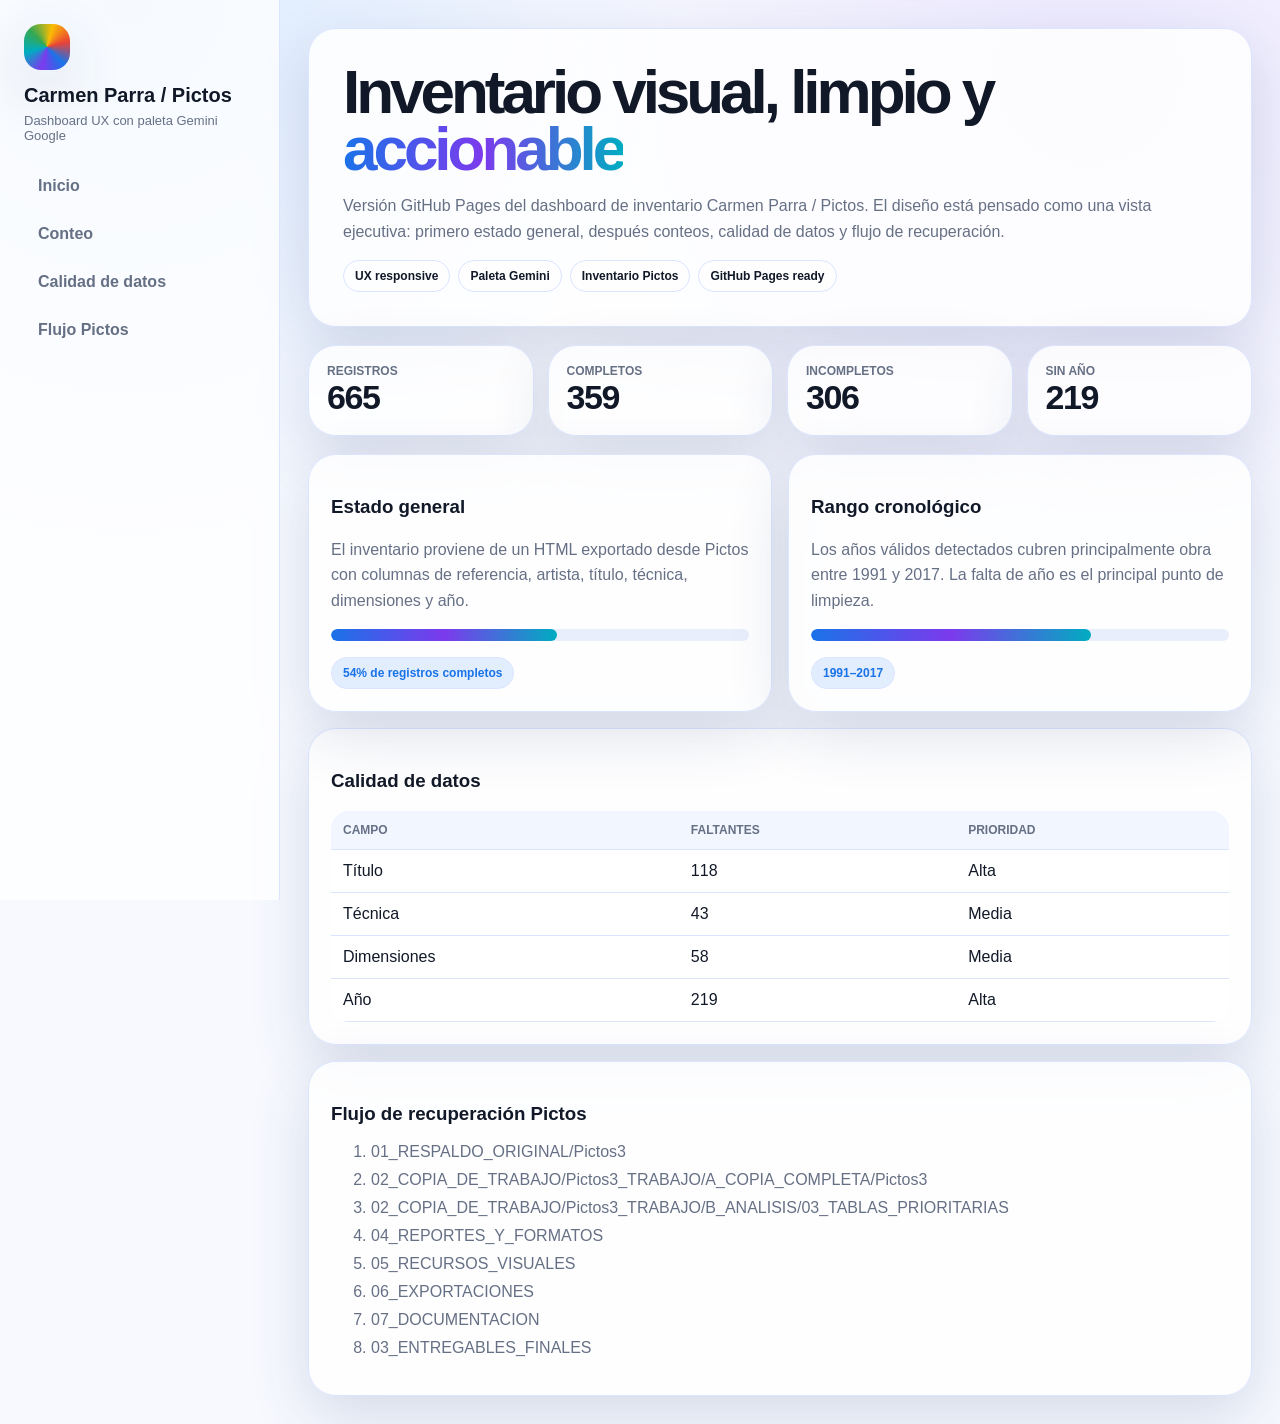
<file: carmen-parra-pictos-dashboard-gemini-ux.html>
<!doctype html>
<html lang="es">
<head>
<meta charset="utf-8">
<meta name="viewport" content="width=device-width,initial-scale=1">
<title>Dashboard Carmen Parra Pictos</title>
<style>
:root{--bg:#f7f9ff;--panel:#fff;--text:#111827;--muted:#667085;--line:#dbe5ff;--blue:#1a73e8;--violet:#7c3aed;--cyan:#00acc1;--green:#34a853;--yellow:#fbbc04;--red:#ea4335;--shadow:0 20px 60px rgba(39,63,112,.16)}*{box-sizing:border-box}body{margin:0;font-family:Inter,Arial,sans-serif;color:var(--text);background:radial-gradient(circle at 10% 0%,#dbeafe,transparent 30%),radial-gradient(circle at 85% 5%,#ede9fe,transparent 32%),var(--bg)}.layout{display:grid;grid-template-columns:280px 1fr;min-height:100vh}aside{padding:24px;border-right:1px solid var(--line);background:rgba(255,255,255,.75);position:sticky;top:0;height:100vh}.logo{width:46px;height:46px;border-radius:17px;background:conic-gradient(from 135deg,var(--blue),var(--violet),var(--cyan),var(--green),var(--yellow),var(--red),var(--blue));box-shadow:var(--shadow);margin-bottom:14px}h1{font-size:20px;margin:0}.sub{color:var(--muted);font-size:13px;margin:6px 0 22px}nav a{display:block;text-decoration:none;color:var(--muted);font-weight:800;padding:12px 14px;margin:6px 0;border-radius:16px}nav a:hover{background:linear-gradient(90deg,rgba(26,115,232,.14),rgba(124,58,237,.12));color:var(--blue)}main{padding:28px}.hero,.card,.metric{background:rgba(255,255,255,.86);border:1px solid var(--line);border-radius:28px;box-shadow:var(--shadow)}.hero{padding:34px;margin-bottom:18px}.hero h2{font-size:clamp(34px,5vw,62px);line-height:.92;letter-spacing:-.065em;margin:0 0 14px}.grad{background:linear-gradient(90deg,var(--blue),var(--violet),var(--cyan));-webkit-background-clip:text;color:transparent}p{color:var(--muted);line-height:1.6}.chips{display:flex;gap:8px;flex-wrap:wrap}.chip,.pill{display:inline-block;border:1px solid var(--line);border-radius:999px;padding:8px 11px;font-size:12px;font-weight:850;background:rgba(255,255,255,.55)}.pill{background:rgba(26,115,232,.12);color:var(--blue)}.metrics{display:grid;grid-template-columns:repeat(4,1fr);gap:14px;margin:18px 0}.metric{padding:18px}.metric span{display:block;color:var(--muted);font-size:12px;text-transform:uppercase;font-weight:900}.metric b{font-size:34px;letter-spacing:-.04em}.grid{display:grid;grid-template-columns:repeat(2,1fr);gap:16px}.card{padding:22px}.bar{height:12px;background:#e9eefc;border-radius:999px;overflow:hidden;margin:8px 0 16px}.bar i{display:block;height:100%;background:linear-gradient(90deg,var(--blue),var(--violet),var(--cyan));border-radius:999px}.steps li{margin:10px 0;color:var(--muted)}table{width:100%;border-collapse:collapse;margin-top:12px;background:#fff;border-radius:18px;overflow:hidden}th,td{text-align:left;padding:12px;border-bottom:1px solid var(--line)}th{color:var(--muted);font-size:12px;text-transform:uppercase;background:#f2f6ff}@media(max-width:900px){.layout{grid-template-columns:1fr}aside{height:auto;position:relative;border-right:0;border-bottom:1px solid var(--line)}nav{display:flex;overflow:auto}.metrics,.grid{grid-template-columns:1fr}}
</style>
</head>
<body>
<div class="layout">
<aside>
<div class="logo"></div>
<h1>Carmen Parra / Pictos</h1>
<div class="sub">Dashboard UX con paleta Gemini Google</div>
<nav><a href="#inicio">Inicio</a><a href="#conteo">Conteo</a><a href="#calidad">Calidad de datos</a><a href="#pictos">Flujo Pictos</a></nav>
</aside>
<main>
<section id="inicio" class="hero">
<h2>Inventario visual, limpio y <span class="grad">accionable</span></h2>
<p>Versión GitHub Pages del dashboard de inventario Carmen Parra / Pictos. El diseño está pensado como una vista ejecutiva: primero estado general, después conteos, calidad de datos y flujo de recuperación.</p>
<div class="chips"><span class="chip">UX responsive</span><span class="chip">Paleta Gemini</span><span class="chip">Inventario Pictos</span><span class="chip">GitHub Pages ready</span></div>
</section>
<section id="conteo" class="metrics">
<div class="metric"><span>Registros</span><b>665</b></div>
<div class="metric"><span>Completos</span><b>359</b></div>
<div class="metric"><span>Incompletos</span><b>306</b></div>
<div class="metric"><span>Sin año</span><b>219</b></div>
</section>
<section class="grid">
<div class="card"><h3>Estado general</h3><p>El inventario proviene de un HTML exportado desde Pictos con columnas de referencia, artista, título, técnica, dimensiones y año.</p><div class="bar"><i style="width:54%"></i></div><span class="pill">54% de registros completos</span></div>
<div class="card"><h3>Rango cronológico</h3><p>Los años válidos detectados cubren principalmente obra entre 1991 y 2017. La falta de año es el principal punto de limpieza.</p><div class="bar"><i style="width:67%"></i></div><span class="pill">1991–2017</span></div>
</section>
<section id="calidad" class="card" style="margin-top:16px"><h3>Calidad de datos</h3><table><tr><th>Campo</th><th>Faltantes</th><th>Prioridad</th></tr><tr><td>Título</td><td>118</td><td>Alta</td></tr><tr><td>Técnica</td><td>43</td><td>Media</td></tr><tr><td>Dimensiones</td><td>58</td><td>Media</td></tr><tr><td>Año</td><td>219</td><td>Alta</td></tr></table></section>
<section id="pictos" class="card" style="margin-top:16px"><h3>Flujo de recuperación Pictos</h3><ol class="steps"><li>01_RESPALDO_ORIGINAL/Pictos3</li><li>02_COPIA_DE_TRABAJO/Pictos3_TRABAJO/A_COPIA_COMPLETA/Pictos3</li><li>02_COPIA_DE_TRABAJO/Pictos3_TRABAJO/B_ANALISIS/03_TABLAS_PRIORITARIAS</li><li>04_REPORTES_Y_FORMATOS</li><li>05_RECURSOS_VISUALES</li><li>06_EXPORTACIONES</li><li>07_DOCUMENTACION</li><li>03_ENTREGABLES_FINALES</li></ol></section>
</main>
</div>
</body>
</html>
</file>
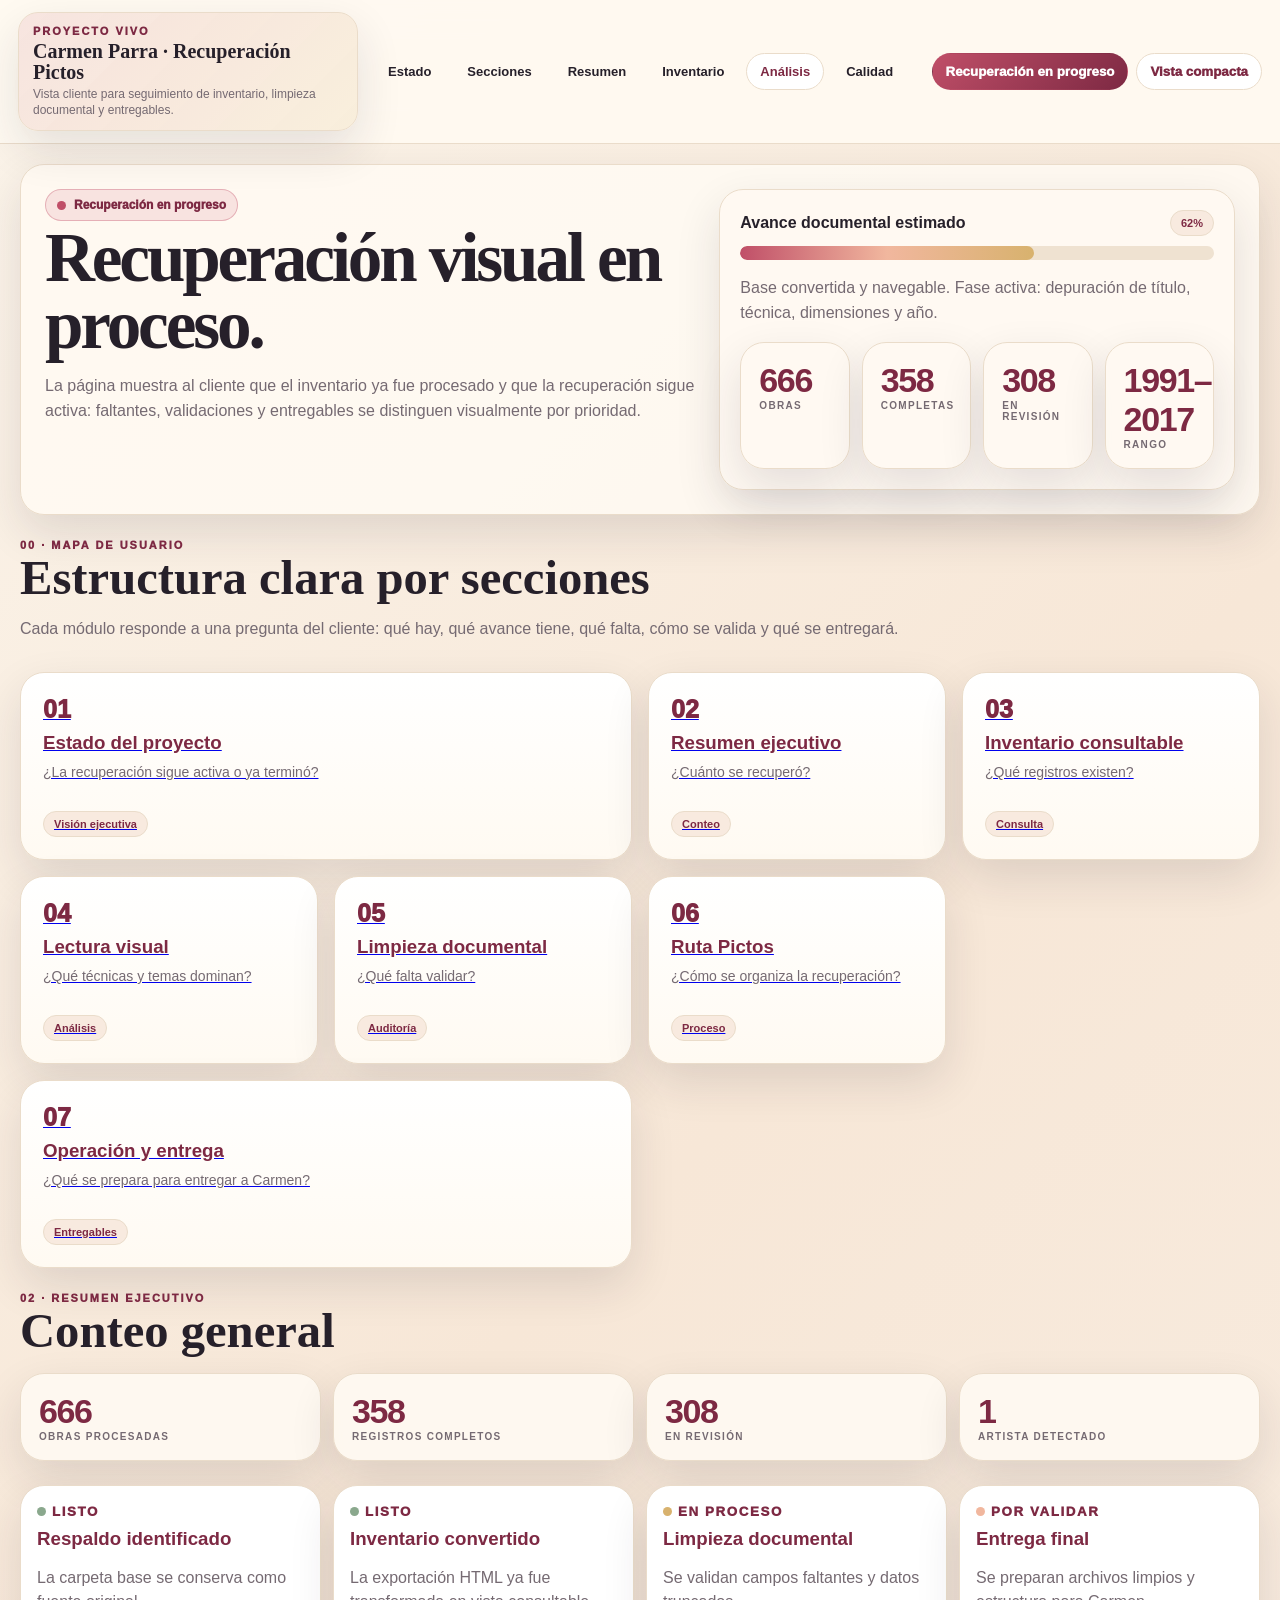
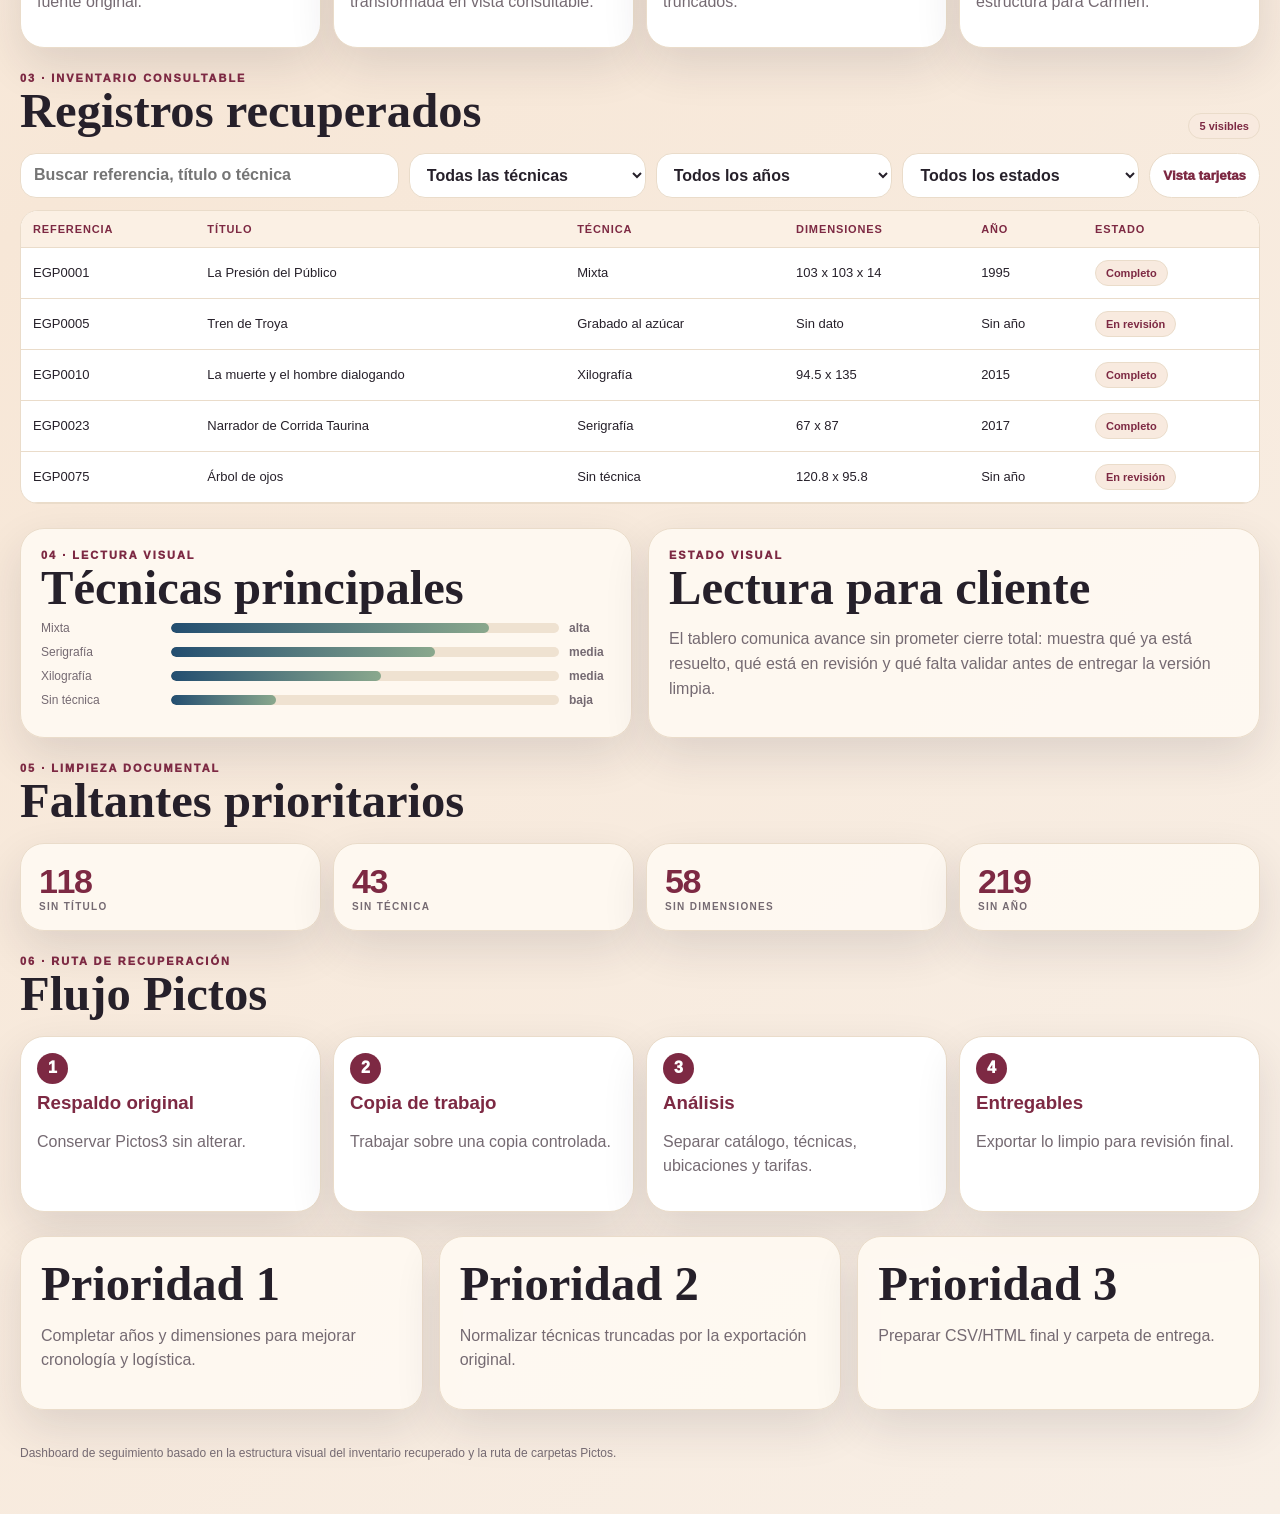
<file: dashboard_carmen_parra_identidad_interactiva_senior.html>
<!doctype html>
<html lang="es">
<head>
<meta charset="utf-8">
<meta name="viewport" content="width=device-width,initial-scale=1">
<title>Carmen Parra · Recuperación Pictos · Dashboard UX</title>
<style>
:root{--ivory:#fbf4ea;--paper:#fffaf2;--ink:#26202a;--muted:#756a72;--line:#eadcca;--rose:#c04f68;--wine:#7d2943;--blue:#234e70;--sage:#8aa88d;--peach:#f1b79e;--champagne:#d8b26e;--shadow:0 18px 45px rgba(45,35,50,.12);--r:24px}*{box-sizing:border-box}html{scroll-behavior:smooth}body{margin:0;font-family:Inter,Segoe UI,Arial,sans-serif;background:linear-gradient(135deg,#fbf4ea,#f7e7d7 42%,#f8efe6);color:var(--ink);overflow-x:hidden}.topbar{position:sticky;top:0;z-index:100;display:grid;grid-template-columns:minmax(260px,340px) minmax(0,1fr) auto;gap:14px;align-items:center;padding:12px 18px;background:rgba(255,250,242,.93);border-bottom:1px solid var(--line);backdrop-filter:blur(16px)}.brand{padding:12px 14px;border:1px solid var(--line);border-radius:20px;background:linear-gradient(135deg,rgba(192,79,104,.13),rgba(216,178,110,.16));box-shadow:var(--shadow)}.kicker,.section-tag{font-size:11px;letter-spacing:.18em;text-transform:uppercase;color:var(--wine);font-weight:950}.brand h1{font-family:Georgia,serif;font-size:20px;line-height:1.05;margin:4px 0 3px}.brand p{margin:0;color:var(--muted);font-size:12px;line-height:1.35}.nav{display:flex;gap:8px;align-items:center;overflow-x:auto;padding:4px 2px}.nav a{text-decoration:none;color:var(--ink);white-space:nowrap;padding:10px 13px;border:1px solid transparent;border-radius:999px;font-weight:850;font-size:13px}.nav a:hover,.nav a.active{background:#fff;border-color:var(--line);color:var(--wine)}.actions{display:flex;gap:8px}.btn{border:1px solid transparent;background:linear-gradient(135deg,var(--rose),var(--wine));color:#fff;padding:10px 13px;border-radius:999px;font-weight:950;white-space:nowrap;cursor:pointer}.btn.secondary{background:#fff;color:var(--wine);border-color:var(--line)}main{padding:20px;max-width:1280px;width:100%;margin:0 auto}.section{margin-bottom:24px}.section-head{display:flex;justify-content:space-between;gap:14px;align-items:flex-end;margin:0 0 14px}h2{font-family:Georgia,serif;font-size:clamp(30px,3.8vw,58px);line-height:.96;margin:4px 0;color:var(--ink)}h3{margin:8px 0;color:var(--wine)}p{color:var(--muted);line-height:1.54}.card,.hero,.metric,.stage,.step,.module{background:rgba(255,250,242,.92);border:1px solid var(--line);border-radius:var(--r);box-shadow:var(--shadow)}.hero{display:grid;grid-template-columns:1.12fr .88fr;gap:18px;padding:24px;min-height:330px}.hero h2{font-size:clamp(42px,5.4vw,78px);letter-spacing:-.045em}.status-chip{display:inline-flex;align-items:center;gap:8px;border:1px solid rgba(192,79,104,.35);background:rgba(192,79,104,.12);color:var(--wine);border-radius:999px;padding:8px 11px;font-size:12px;font-weight:950}.pulse{width:9px;height:9px;border-radius:50%;background:var(--rose);box-shadow:0 0 0 0 rgba(192,79,104,.55);animation:pulse 1.7s infinite}@keyframes pulse{70%{box-shadow:0 0 0 12px rgba(192,79,104,0)}}.progress-card{padding:20px}.progress-row{display:flex;justify-content:space-between;gap:12px;align-items:center;margin-bottom:10px}.progress{height:14px;background:#efe2d1;border-radius:999px;overflow:hidden}.progress i{display:block;height:100%;width:62%;border-radius:999px;background:linear-gradient(90deg,var(--rose),var(--peach),var(--champagne))}.pill{display:inline-flex;border-radius:999px;padding:6px 10px;font-size:11px;font-weight:900;background:#f8eadf;color:var(--wine);border:1px solid var(--line)}.metrics{display:grid;grid-template-columns:repeat(4,minmax(0,1fr));gap:12px}.metric{padding:18px}.metric b{display:block;font-size:34px;color:var(--wine);letter-spacing:-.04em}.metric span{display:block;font-size:10px;color:var(--muted);letter-spacing:.13em;text-transform:uppercase;font-weight:900}.map-senior{display:grid;grid-template-columns:repeat(4,1fr);gap:16px;min-height:420px}.module{padding:22px;min-height:188px;display:flex;flex-direction:column;justify-content:space-between;transition:.22s transform,.22s box-shadow;background:linear-gradient(180deg,#fff,#fffaf2)}.module:hover{transform:translateY(-4px);box-shadow:0 24px 70px rgba(45,35,50,.16)}.module .num{font-size:25px;font-weight:950;color:var(--wine)}.module p{font-size:14px;margin:6px 0}.module .role{align-self:flex-start;margin-top:12px}.module.wide{grid-column:span 2}.stage-grid,.workflow{display:grid;grid-template-columns:repeat(4,1fr);gap:12px}.stage,.step{padding:16px;background:#fff}.stage small{font-weight:950;color:var(--wine);text-transform:uppercase;letter-spacing:.12em}.dot{display:inline-block;width:9px;height:9px;border-radius:50%;margin-right:6px}.done{background:var(--sage)}.work{background:var(--champagne)}.pending{background:var(--peach)}.toolbar{display:grid;grid-template-columns:1.6fr 1fr 1fr 1fr auto;gap:10px;margin:0 0 12px}.toolbar input,.toolbar select{border:1px solid var(--line);background:#fff;color:var(--ink);border-radius:16px;padding:12px 13px;font:inherit;font-weight:700}.table-box{max-height:390px;overflow:auto;border:1px solid var(--line);border-radius:18px;background:#fff}table{width:100%;border-collapse:collapse;font-size:13px;min-width:780px}th,td{padding:12px;border-bottom:1px solid var(--line);text-align:left}th{position:sticky;top:0;background:#fbf0e4;color:var(--wine);font-size:11px;text-transform:uppercase;letter-spacing:.08em}tr{cursor:pointer}tr:hover td{background:#fff7ed}.grid2{display:grid;grid-template-columns:1fr 1fr;gap:16px}.grid3{display:grid;grid-template-columns:repeat(3,1fr);gap:16px}.card{padding:20px}.barline{display:grid;grid-template-columns:120px 1fr 42px;align-items:center;gap:10px;font-size:12px;color:var(--muted);margin:10px 0}.track{height:10px;background:#efe2d1;border-radius:999px;overflow:hidden}.track i{display:block;height:100%;border-radius:999px;background:linear-gradient(90deg,var(--blue),var(--sage))}.cards-view{display:none;grid-template-columns:repeat(3,1fr);gap:12px}.work-card{background:#fff;border:1px solid var(--line);border-radius:18px;padding:14px;box-shadow:var(--shadow)}.drawer{position:fixed;right:18px;bottom:18px;width:min(420px,calc(100vw - 36px));max-height:70vh;overflow:auto;background:#fffaf2;border:1px solid var(--line);border-radius:22px;padding:18px;box-shadow:0 30px 90px rgba(45,35,50,.25);display:none;z-index:200}.drawer.open{display:block}.close{float:right;border:1px solid var(--line);background:#fff;border-radius:12px;padding:8px 10px;color:var(--wine);font-weight:900;cursor:pointer}.step .stepnum{display:inline-grid;place-items:center;width:31px;height:31px;border-radius:50%;background:var(--wine);color:#fff;font-weight:950}.footer{font-size:12px;color:var(--muted);padding:10px 0 20px}.compact main{max-width:1120px}.compact .hero{min-height:260px}.compact .module{min-height:150px;padding:16px}.compact h2{font-size:clamp(28px,3vw,44px)}@media(max-width:1180px){.topbar{grid-template-columns:1fr}.actions{flex-wrap:wrap}.nav{width:100%}.map-senior{grid-template-columns:repeat(2,1fr)}.module.wide{grid-column:span 1}.toolbar{grid-template-columns:1fr 1fr}.toolbar .btn{grid-column:span 2}.cards-view{grid-template-columns:repeat(2,1fr)}}@media(max-width:760px){.topbar{position:relative;padding:14px}.nav{display:grid;grid-template-columns:repeat(2,1fr);overflow:visible}.actions{display:grid;grid-template-columns:1fr}.hero,.grid2{grid-template-columns:1fr}.metrics,.stage-grid,.grid3,.workflow,.map-senior,.cards-view{grid-template-columns:1fr}.toolbar{grid-template-columns:1fr}.toolbar .btn{grid-column:span 1}main{padding:12px}.hero h2{font-size:38px}}
</style>
</head>
<body>
<header class="topbar"><div class="brand"><div class="kicker">Proyecto vivo</div><h1>Carmen Parra · Recuperación Pictos</h1><p>Vista cliente para seguimiento de inventario, limpieza documental y entregables.</p></div><nav class="nav"><a class="active" href="#estado">Estado</a><a href="#mapa">Secciones</a><a href="#resumen">Resumen</a><a href="#inventario">Inventario</a><a href="#analisis">Análisis</a><a href="#calidad">Calidad</a><a href="#ruta">Ruta</a></nav><div class="actions"><button class="btn" id="progressBtn">Recuperación en progreso</button><button class="btn secondary" id="compactBtn">Vista compacta</button></div></header>
<main>
<section id="estado" class="section hero"><div><span class="status-chip"><i class="pulse"></i> Recuperación en progreso</span><h2>Recuperación visual en proceso.</h2><p>La página muestra al cliente que el inventario ya fue procesado y que la recuperación sigue activa: faltantes, validaciones y entregables se distinguen visualmente por prioridad.</p></div><div class="progress-card card"><div class="progress-row"><b>Avance documental estimado</b><span class="pill">62%</span></div><div class="progress"><i></i></div><p>Base convertida y navegable. Fase activa: depuración de título, técnica, dimensiones y año.</p><div class="metrics" style="margin-top:14px"><div class="metric"><b>666</b><span>obras</span></div><div class="metric"><b>358</b><span>completas</span></div><div class="metric"><b>308</b><span>en revisión</span></div><div class="metric"><b>1991–2017</b><span>rango</span></div></div></div></section>
<section id="mapa" class="section"><div class="section-head"><div><div class="section-tag">00 · Mapa de usuario</div><h2>Estructura clara por secciones</h2><p>Cada módulo responde a una pregunta del cliente: qué hay, qué avance tiene, qué falta, cómo se valida y qué se entregará.</p></div></div><div class="map-senior"><a class="module wide" href="#estado"><div><span class="num">01</span><h3>Estado del proyecto</h3><p>¿La recuperación sigue activa o ya terminó?</p></div><span class="pill role">Visión ejecutiva</span></a><a class="module" href="#resumen"><div><span class="num">02</span><h3>Resumen ejecutivo</h3><p>¿Cuánto se recuperó?</p></div><span class="pill role">Conteo</span></a><a class="module" href="#inventario"><div><span class="num">03</span><h3>Inventario consultable</h3><p>¿Qué registros existen?</p></div><span class="pill role">Consulta</span></a><a class="module" href="#analisis"><div><span class="num">04</span><h3>Lectura visual</h3><p>¿Qué técnicas y temas dominan?</p></div><span class="pill role">Análisis</span></a><a class="module" href="#calidad"><div><span class="num">05</span><h3>Limpieza documental</h3><p>¿Qué falta validar?</p></div><span class="pill role">Auditoría</span></a><a class="module" href="#ruta"><div><span class="num">06</span><h3>Ruta Pictos</h3><p>¿Cómo se organiza la recuperación?</p></div><span class="pill role">Proceso</span></a><a class="module wide" href="#entrega"><div><span class="num">07</span><h3>Operación y entrega</h3><p>¿Qué se prepara para entregar a Carmen?</p></div><span class="pill role">Entregables</span></a></div></section>
<section id="resumen" class="section"><div class="section-head"><div><div class="section-tag">02 · Resumen ejecutivo</div><h2>Conteo general</h2></div></div><div class="metrics"><div class="metric"><b>666</b><span>obras procesadas</span></div><div class="metric"><b>358</b><span>registros completos</span></div><div class="metric"><b>308</b><span>en revisión</span></div><div class="metric"><b>1</b><span>artista detectado</span></div></div></section>
<section class="section"><div class="stage-grid"><div class="stage"><small><span class="dot done"></span>Listo</small><h3>Respaldo identificado</h3><p>La carpeta base se conserva como fuente original.</p></div><div class="stage"><small><span class="dot done"></span>Listo</small><h3>Inventario convertido</h3><p>La exportación HTML ya fue transformada en vista consultable.</p></div><div class="stage"><small><span class="dot work"></span>En proceso</small><h3>Limpieza documental</h3><p>Se validan campos faltantes y datos truncados.</p></div><div class="stage"><small><span class="dot pending"></span>Por validar</small><h3>Entrega final</h3><p>Se preparan archivos limpios y estructura para Carmen.</p></div></div></section>
<section id="inventario" class="section"><div class="section-head"><div><div class="section-tag">03 · Inventario consultable</div><h2>Registros recuperados</h2></div><span class="pill" id="countPill">5 visibles</span></div><div class="toolbar"><input id="q" placeholder="Buscar referencia, título o técnica"><select id="tech"><option value="">Todas las técnicas</option><option>Mixta</option><option>Serigrafía</option><option>Xilografía</option><option>Sin técnica</option></select><select id="year"><option value="">Todos los años</option><option>1995</option><option>2015</option><option>2017</option><option>Sin año</option></select><select id="state"><option value="">Todos los estados</option><option>Completo</option><option>En revisión</option></select><button class="btn secondary" id="viewBtn">Vista tarjetas</button></div><div class="table-box" id="tableView"><table><thead><tr><th>Referencia</th><th>Título</th><th>Técnica</th><th>Dimensiones</th><th>Año</th><th>Estado</th></tr></thead><tbody id="tbody"></tbody></table></div><div class="cards-view" id="cardsView"></div></section>
<section id="analisis" class="section grid2"><div class="card"><div class="section-tag">04 · Lectura visual</div><h2>Técnicas principales</h2><div class="barline" data-filter="Mixta"><span>Mixta</span><div class="track"><i style="width:82%"></i></div><b>alta</b></div><div class="barline" data-filter="Serigrafía"><span>Serigrafía</span><div class="track"><i style="width:68%"></i></div><b>media</b></div><div class="barline" data-filter="Xilografía"><span>Xilografía</span><div class="track"><i style="width:54%"></i></div><b>media</b></div><div class="barline" data-filter="Sin técnica"><span>Sin técnica</span><div class="track"><i style="width:27%"></i></div><b>baja</b></div></div><div class="card"><div class="section-tag">Estado visual</div><h2>Lectura para cliente</h2><p>El tablero comunica avance sin prometer cierre total: muestra qué ya está resuelto, qué está en revisión y qué falta validar antes de entregar la versión limpia.</p></div></section>
<section id="calidad" class="section"><div class="section-head"><div><div class="section-tag">05 · Limpieza documental</div><h2>Faltantes prioritarios</h2></div></div><div class="metrics"><div class="metric"><b>118</b><span>sin título</span></div><div class="metric"><b>43</b><span>sin técnica</span></div><div class="metric"><b>58</b><span>sin dimensiones</span></div><div class="metric"><b>219</b><span>sin año</span></div></div></section>
<section id="ruta" class="section"><div class="section-head"><div><div class="section-tag">06 · Ruta de recuperación</div><h2>Flujo Pictos</h2></div></div><div class="workflow"><div class="step"><span class="stepnum">1</span><h3>Respaldo original</h3><p>Conservar Pictos3 sin alterar.</p></div><div class="step"><span class="stepnum">2</span><h3>Copia de trabajo</h3><p>Trabajar sobre una copia controlada.</p></div><div class="step"><span class="stepnum">3</span><h3>Análisis</h3><p>Separar catálogo, técnicas, ubicaciones y tarifas.</p></div><div class="step"><span class="stepnum">4</span><h3>Entregables</h3><p>Exportar lo limpio para revisión final.</p></div></div></section>
<section id="entrega" class="section grid3"><div class="card"><h2>Prioridad 1</h2><p>Completar años y dimensiones para mejorar cronología y logística.</p></div><div class="card"><h2>Prioridad 2</h2><p>Normalizar técnicas truncadas por la exportación original.</p></div><div class="card"><h2>Prioridad 3</h2><p>Preparar CSV/HTML final y carpeta de entrega.</p></div></section>
<p class="footer">Dashboard de seguimiento basado en la estructura visual del inventario recuperado y la ruta de carpetas Pictos.</p>
</main><div class="drawer" id="drawer"><button class="close" id="close">Cerrar</button><div id="drawerBody"></div></div>
<script>
const DATA=[{ref:'EGP0001',title:'La Presión del Público',tech:'Mixta',dim:'103 x 103 x 14',year:'1995',state:'Completo'},{ref:'EGP0005',title:'Tren de Troya',tech:'Grabado al azúcar',dim:'Sin dato',year:'Sin año',state:'En revisión'},{ref:'EGP0010',title:'La muerte y el hombre dialogando',tech:'Xilografía',dim:'94.5 x 135',year:'2015',state:'Completo'},{ref:'EGP0023',title:'Narrador de Corrida Taurina',tech:'Serigrafía',dim:'67 x 87',year:'2017',state:'Completo'},{ref:'EGP0075',title:'Árbol de ojos',tech:'Sin técnica',dim:'120.8 x 95.8',year:'Sin año',state:'En revisión'}];let cardMode=false;const $=id=>document.getElementById(id);function norm(s){return String(s||'').toLowerCase().normalize('NFD').replace(/[\u0300-\u036f]/g,'')}function filtered(){const q=norm($('q').value),t=$('tech').value,y=$('year').value,s=$('state').value;return DATA.filter(o=>(!q||norm(Object.values(o).join(' ')).includes(q))&&(!t||o.tech===t)&&(!y||o.year===y)&&(!s||o.state===s))}function draw(){const arr=filtered();$('countPill').textContent=arr.length+' visibles';$('tbody').innerHTML=arr.map(o=>`<tr data-ref="${o.ref}"><td>${o.ref}</td><td>${o.title}</td><td>${o.tech}</td><td>${o.dim}</td><td>${o.year}</td><td><span class="pill">${o.state}</span></td></tr>`).join('');$('cardsView').innerHTML=arr.map(o=>`<div class="work-card" data-ref="${o.ref}"><span class="pill">${o.state}</span><h3>${o.ref}</h3><p><b>${o.title}</b></p><p>${o.tech} · ${o.year}</p></div>`).join('');document.querySelectorAll('[data-ref]').forEach(el=>el.onclick=()=>openItem(DATA.find(x=>x.ref===el.dataset.ref)))}function openItem(o){$('drawerBody').innerHTML=`<h2>${o.ref}</h2><h3>${o.title}</h3><p><b>Técnica:</b> ${o.tech}</p><p><b>Dimensiones:</b> ${o.dim}</p><p><b>Año:</b> ${o.year}</p><p><b>Estado:</b> ${o.state}</p>`;$('drawer').classList.add('open')}$('close').onclick=()=>$('drawer').classList.remove('open');['q','tech','year','state'].forEach(id=>$(id).oninput=draw);$('viewBtn').onclick=()=>{cardMode=!cardMode;$('tableView').style.display=cardMode?'none':'block';$('cardsView').style.display=cardMode?'grid':'none';$('viewBtn').textContent=cardMode?'Vista tabla':'Vista tarjetas'};$('progressBtn').onclick=()=>{$('state').value='En revisión';location.hash='#inventario';draw()};$('compactBtn').onclick=()=>document.body.classList.toggle('compact');document.querySelectorAll('.barline[data-filter]').forEach(b=>b.onclick=()=>{$('tech').value=b.dataset.filter;location.hash='#inventario';draw()});const sections=[...document.querySelectorAll('section[id]')],links=[...document.querySelectorAll('.nav a')];addEventListener('scroll',()=>{let current=sections.findLast(s=>scrollY>=s.offsetTop-140);if(current){links.forEach(a=>a.classList.toggle('active',a.getAttribute('href')==='#'+current.id))}});draw();
</script>
</body>
</html>
</file>
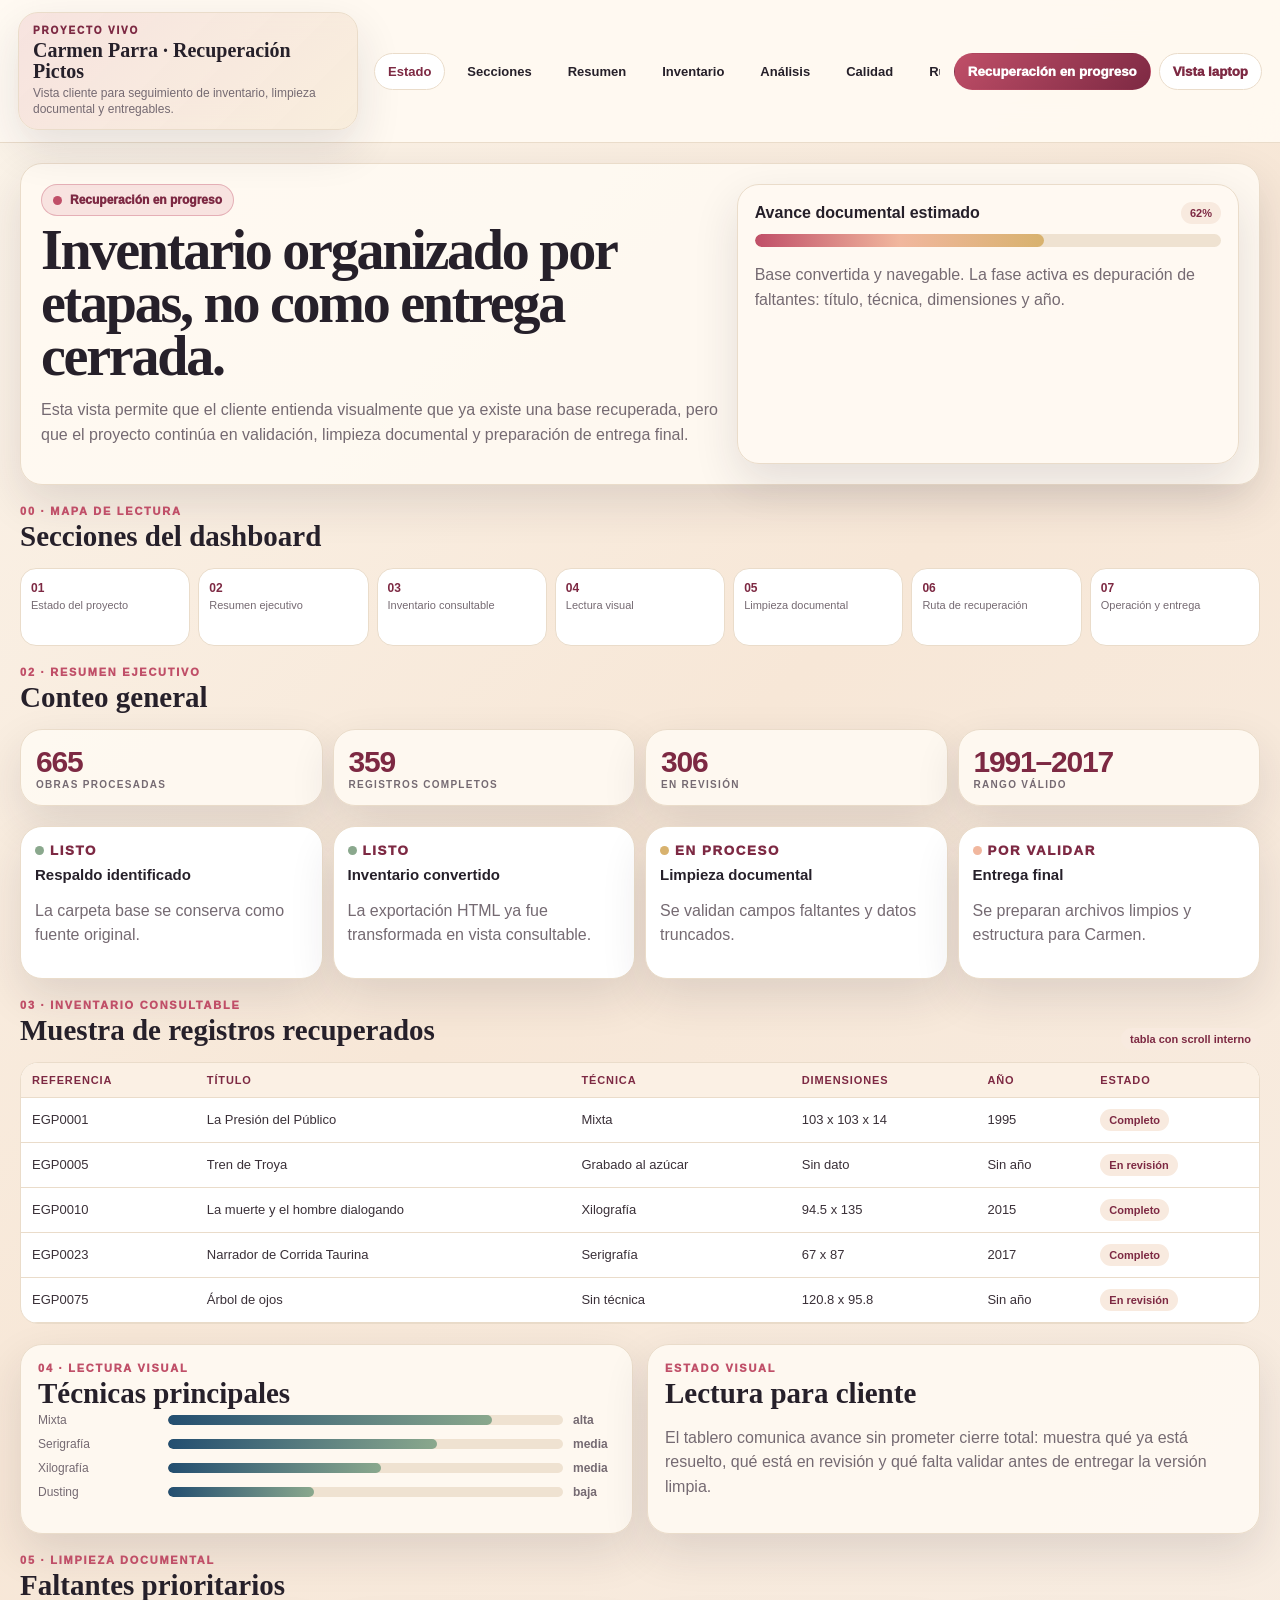
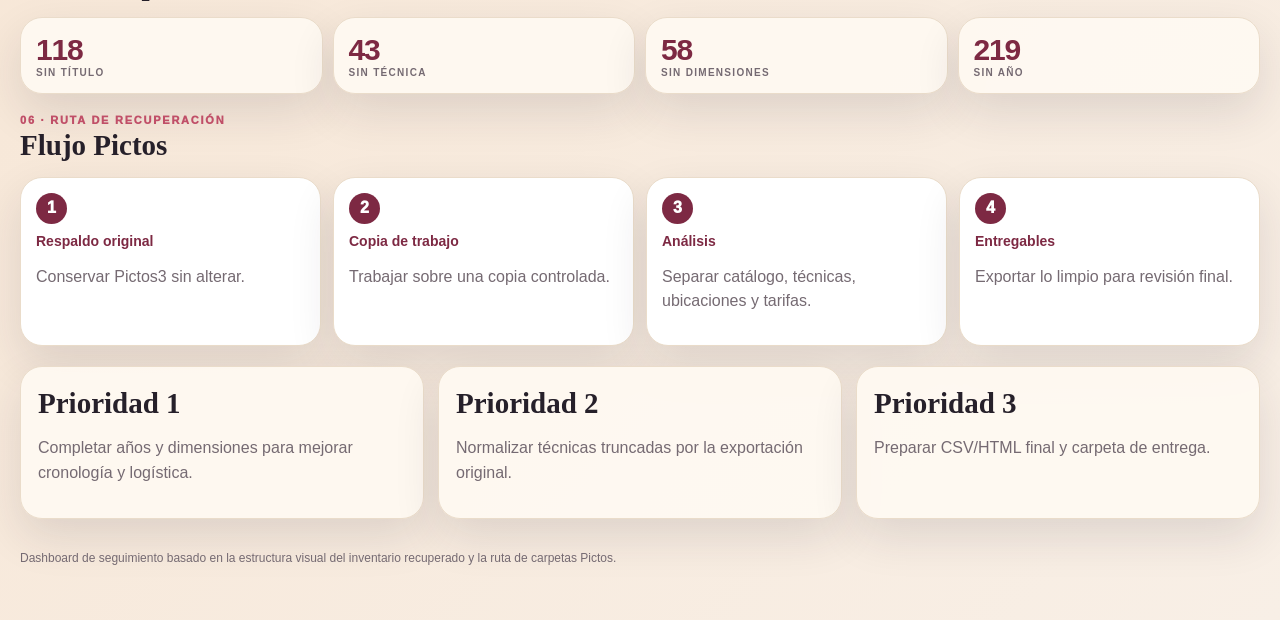
<file: dashboard_carmen_parra_pantone_secciones_ordenado.html>
<!doctype html>
<html lang="es">
<head>
<meta charset="utf-8">
<meta name="viewport" content="width=device-width,initial-scale=1">
<title>Dashboard cliente · Recuperación Carmen Parra / Pictos</title>
<style>
:root{--ivory:#fbf4ea;--paper:#fffaf2;--ink:#26202a;--muted:#756a72;--line:#eadcca;--rose:#c04f68;--wine:#7d2943;--blue:#234e70;--sage:#8aa88d;--peach:#f1b79e;--champagne:#d8b26e;--shadow:0 18px 45px rgba(45,35,50,.12);--r:22px}*{box-sizing:border-box}html{scroll-behavior:smooth}body{margin:0;font-family:Inter,Segoe UI,Arial,sans-serif;background:linear-gradient(135deg,#fbf4ea,#f7e7d7 42%,#f8efe6);color:var(--ink);overflow-x:hidden}.topbar{position:sticky;top:0;z-index:100;display:grid;grid-template-columns:minmax(260px,340px) minmax(0,1fr) auto;gap:14px;align-items:center;padding:12px 18px;background:rgba(255,250,242,.92);border-bottom:1px solid var(--line);backdrop-filter:blur(16px)}.brand{padding:12px 14px;border:1px solid var(--line);border-radius:20px;background:linear-gradient(135deg,rgba(192,79,104,.13),rgba(216,178,110,.16));box-shadow:var(--shadow)}.brand .kicker{font-size:10px;letter-spacing:.18em;text-transform:uppercase;color:var(--wine);font-weight:950}.brand h1{font-family:Georgia,serif;font-size:20px;line-height:1.05;margin:4px 0 3px}.brand p{margin:0;color:var(--muted);font-size:12px;line-height:1.35;display:-webkit-box;-webkit-line-clamp:2;-webkit-box-orient:vertical;overflow:hidden}.nav{display:flex;gap:8px;align-items:center;overflow-x:auto;padding:4px 2px}.nav a{text-decoration:none;color:var(--ink);white-space:nowrap;padding:10px 13px;border:1px solid transparent;border-radius:999px;font-weight:850;font-size:13px}.nav a:hover,.nav a.active{background:#fff;border-color:var(--line);color:var(--wine)}.actions{display:flex;gap:8px}.btn{border:1px solid transparent;background:linear-gradient(135deg,var(--rose),var(--wine));color:#fff;padding:10px 13px;border-radius:999px;font-weight:950;white-space:nowrap}.btn.secondary{background:#fff;color:var(--wine);border-color:var(--line)}main{padding:20px;max-width:1280px;width:100%;margin:0 auto}.section{margin-bottom:20px}.section-head{display:flex;justify-content:space-between;gap:14px;align-items:flex-end;margin:0 0 12px}.section-tag{font-size:11px;text-transform:uppercase;letter-spacing:.16em;font-weight:950;color:var(--rose)}h2{font-family:Georgia,serif;font-size:29px;margin:3px 0;color:var(--ink)}p{color:var(--muted);line-height:1.54}.card,.hero,.metric,.stage,.step{background:rgba(255,250,242,.92);border:1px solid var(--line);border-radius:var(--r);box-shadow:var(--shadow)}.hero{display:grid;grid-template-columns:1.15fr .85fr;gap:16px;padding:20px}.hero h2{font-size:clamp(34px,4.7vw,56px);line-height:.94;letter-spacing:-.04em;margin:8px 0}.status-chip{display:inline-flex;align-items:center;gap:8px;border:1px solid rgba(192,79,104,.35);background:rgba(192,79,104,.12);color:var(--wine);border-radius:999px;padding:8px 11px;font-size:12px;font-weight:950}.pulse{width:9px;height:9px;border-radius:50%;background:var(--rose);box-shadow:0 0 0 0 rgba(192,79,104,.55);animation:pulse 1.7s infinite}@keyframes pulse{70%{box-shadow:0 0 0 12px rgba(192,79,104,0)}}.metrics{display:grid;grid-template-columns:repeat(4,minmax(0,1fr));gap:10px}.metric{padding:15px}.metric b{display:block;font-size:30px;color:var(--wine);letter-spacing:-.04em}.metric span{display:block;font-size:10px;color:var(--muted);letter-spacing:.13em;text-transform:uppercase;font-weight:900}.progress-card{padding:17px}.progress-row{display:flex;justify-content:space-between;gap:12px;align-items:center;margin-bottom:10px}.progress{height:13px;background:#efe2d1;border-radius:999px;overflow:hidden}.progress i{display:block;height:100%;width:62%;border-radius:999px;background:linear-gradient(90deg,var(--rose),var(--peach),var(--champagne))}.stage-grid{display:grid;grid-template-columns:repeat(4,1fr);gap:10px}.stage{padding:14px;background:#fff}.stage small{font-weight:950;color:var(--wine);text-transform:uppercase;letter-spacing:.12em}.stage h3{margin:7px 0;font-size:15px}.dot{display:inline-block;width:9px;height:9px;border-radius:50%;margin-right:6px}.done{background:var(--sage)}.work{background:var(--champagne)}.pending{background:var(--peach)}.grid2{display:grid;grid-template-columns:1fr 1fr;gap:14px}.grid3{display:grid;grid-template-columns:repeat(3,1fr);gap:14px}.card{padding:17px}.map{display:grid;grid-template-columns:repeat(7,1fr);gap:8px}.map a{text-decoration:none;color:var(--ink);background:#fff;border:1px solid var(--line);border-radius:16px;padding:12px 10px;min-height:78px}.map b{display:block;color:var(--wine);font-size:12px}.map span{display:block;color:var(--muted);font-size:11px;margin-top:4px}.table-box{max-height:360px;overflow:auto;border:1px solid var(--line);border-radius:18px;background:#fff}table{width:100%;border-collapse:collapse;font-size:13px;min-width:760px}th,td{padding:11px;border-bottom:1px solid var(--line);text-align:left}th{position:sticky;top:0;background:#fbf0e4;color:var(--wine);font-size:11px;text-transform:uppercase;letter-spacing:.08em}td{color:#3a3038}.pill{display:inline-flex;border-radius:999px;padding:5px 9px;font-size:11px;font-weight:900;background:#f8eadf;color:var(--wine)}.bars{display:grid;gap:10px}.barline{display:grid;grid-template-columns:120px 1fr 42px;align-items:center;gap:10px;font-size:12px;color:var(--muted)}.barline .track{height:10px;background:#efe2d1;border-radius:999px;overflow:hidden}.barline i{display:block;height:100%;border-radius:999px;background:linear-gradient(90deg,var(--blue),var(--sage))}.workflow{display:grid;grid-template-columns:repeat(4,1fr);gap:12px}.step{background:#fff;padding:15px}.step .num{display:inline-grid;place-items:center;width:31px;height:31px;border-radius:50%;background:var(--wine);color:#fff;font-weight:950}.step h3{font-size:14px;margin:9px 0;color:var(--wine)}.footer{font-size:12px;color:var(--muted);padding:10px 0 20px}@media(max-width:1180px){.topbar{grid-template-columns:1fr}.actions{flex-wrap:wrap}.nav{width:100%}}@media(max-width:720px){.topbar{position:relative;padding:14px}.nav{display:grid;grid-template-columns:repeat(2,1fr);overflow:visible}.actions{display:grid;grid-template-columns:1fr}.metrics,.stage-grid,.grid3,.workflow,.map{grid-template-columns:1fr}.hero,.grid2{grid-template-columns:1fr}main{padding:12px}.hero h2{font-size:36px}}
</style>
</head>
<body>
<header class="topbar">
  <div class="brand"><div class="kicker">Proyecto vivo</div><h1>Carmen Parra · Recuperación Pictos</h1><p>Vista cliente para seguimiento de inventario, limpieza documental y entregables.</p></div>
  <nav class="nav"><a class="active" href="#estado">Estado</a><a href="#mapa">Secciones</a><a href="#resumen">Resumen</a><a href="#inventario">Inventario</a><a href="#analisis">Análisis</a><a href="#calidad">Calidad</a><a href="#ruta">Ruta</a></nav>
  <div class="actions"><button class="btn">Recuperación en progreso</button><button class="btn secondary">Vista laptop</button></div>
</header>
<main>
<section id="estado" class="section hero"><div><span class="status-chip"><i class="pulse"></i> Recuperación en progreso</span><h2>Inventario organizado por etapas, no como entrega cerrada.</h2><p>Esta vista permite que el cliente entienda visualmente que ya existe una base recuperada, pero que el proyecto continúa en validación, limpieza documental y preparación de entrega final.</p></div><div class="progress-card card"><div class="progress-row"><b>Avance documental estimado</b><span class="pill">62%</span></div><div class="progress"><i></i></div><p>Base convertida y navegable. La fase activa es depuración de faltantes: título, técnica, dimensiones y año.</p></div></section>
<section id="mapa" class="section"><div class="section-head"><div><div class="section-tag">00 · Mapa de lectura</div><h2>Secciones del dashboard</h2></div></div><div class="map"><a href="#estado"><b>01</b><span>Estado del proyecto</span></a><a href="#resumen"><b>02</b><span>Resumen ejecutivo</span></a><a href="#inventario"><b>03</b><span>Inventario consultable</span></a><a href="#analisis"><b>04</b><span>Lectura visual</span></a><a href="#calidad"><b>05</b><span>Limpieza documental</span></a><a href="#ruta"><b>06</b><span>Ruta de recuperación</span></a><a href="#entrega"><b>07</b><span>Operación y entrega</span></a></div></section>
<section id="resumen" class="section"><div class="section-head"><div><div class="section-tag">02 · Resumen ejecutivo</div><h2>Conteo general</h2></div></div><div class="metrics"><div class="metric"><b>665</b><span>obras procesadas</span></div><div class="metric"><b>359</b><span>registros completos</span></div><div class="metric"><b>306</b><span>en revisión</span></div><div class="metric"><b>1991–2017</b><span>rango válido</span></div></div></section>
<section class="section"><div class="stage-grid"><div class="stage"><small><span class="dot done"></span>Listo</small><h3>Respaldo identificado</h3><p>La carpeta base se conserva como fuente original.</p></div><div class="stage"><small><span class="dot done"></span>Listo</small><h3>Inventario convertido</h3><p>La exportación HTML ya fue transformada en vista consultable.</p></div><div class="stage"><small><span class="dot work"></span>En proceso</small><h3>Limpieza documental</h3><p>Se validan campos faltantes y datos truncados.</p></div><div class="stage"><small><span class="dot pending"></span>Por validar</small><h3>Entrega final</h3><p>Se preparan archivos limpios y estructura para Carmen.</p></div></div></section>
<section id="inventario" class="section"><div class="section-head"><div><div class="section-tag">03 · Inventario consultable</div><h2>Muestra de registros recuperados</h2></div><span class="pill">tabla con scroll interno</span></div><div class="table-box"><table><thead><tr><th>Referencia</th><th>Título</th><th>Técnica</th><th>Dimensiones</th><th>Año</th><th>Estado</th></tr></thead><tbody><tr><td>EGP0001</td><td>La Presión del Público</td><td>Mixta</td><td>103 x 103 x 14</td><td>1995</td><td><span class="pill">Completo</span></td></tr><tr><td>EGP0005</td><td>Tren de Troya</td><td>Grabado al azúcar</td><td>Sin dato</td><td>Sin año</td><td><span class="pill">En revisión</span></td></tr><tr><td>EGP0010</td><td>La muerte y el hombre dialogando</td><td>Xilografía</td><td>94.5 x 135</td><td>2015</td><td><span class="pill">Completo</span></td></tr><tr><td>EGP0023</td><td>Narrador de Corrida Taurina</td><td>Serigrafía</td><td>67 x 87</td><td>2017</td><td><span class="pill">Completo</span></td></tr><tr><td>EGP0075</td><td>Árbol de ojos</td><td>Sin técnica</td><td>120.8 x 95.8</td><td>Sin año</td><td><span class="pill">En revisión</span></td></tr></tbody></table></div></section>
<section id="analisis" class="section grid2"><div class="card"><div class="section-tag">04 · Lectura visual</div><h2>Técnicas principales</h2><div class="bars"><div class="barline"><span>Mixta</span><div class="track"><i style="width:82%"></i></div><b>alta</b></div><div class="barline"><span>Serigrafía</span><div class="track"><i style="width:68%"></i></div><b>media</b></div><div class="barline"><span>Xilografía</span><div class="track"><i style="width:54%"></i></div><b>media</b></div><div class="barline"><span>Dusting</span><div class="track"><i style="width:37%"></i></div><b>baja</b></div></div></div><div class="card"><div class="section-tag">Estado visual</div><h2>Lectura para cliente</h2><p>El tablero comunica avance sin prometer cierre total: muestra qué ya está resuelto, qué está en revisión y qué falta validar antes de entregar la versión limpia.</p></div></section>
<section id="calidad" class="section"><div class="section-head"><div><div class="section-tag">05 · Limpieza documental</div><h2>Faltantes prioritarios</h2></div></div><div class="metrics"><div class="metric"><b>118</b><span>sin título</span></div><div class="metric"><b>43</b><span>sin técnica</span></div><div class="metric"><b>58</b><span>sin dimensiones</span></div><div class="metric"><b>219</b><span>sin año</span></div></div></section>
<section id="ruta" class="section"><div class="section-head"><div><div class="section-tag">06 · Ruta de recuperación</div><h2>Flujo Pictos</h2></div></div><div class="workflow"><div class="step"><span class="num">1</span><h3>Respaldo original</h3><p>Conservar Pictos3 sin alterar.</p></div><div class="step"><span class="num">2</span><h3>Copia de trabajo</h3><p>Trabajar sobre una copia controlada.</p></div><div class="step"><span class="num">3</span><h3>Análisis</h3><p>Separar catálogo, técnicas, ubicaciones y tarifas.</p></div><div class="step"><span class="num">4</span><h3>Entregables</h3><p>Exportar lo limpio para revisión final.</p></div></div></section>
<section id="entrega" class="section grid3"><div class="card"><h2>Prioridad 1</h2><p>Completar años y dimensiones para mejorar cronología y logística.</p></div><div class="card"><h2>Prioridad 2</h2><p>Normalizar técnicas truncadas por la exportación original.</p></div><div class="card"><h2>Prioridad 3</h2><p>Preparar CSV/HTML final y carpeta de entrega.</p></div></section>
<p class="footer">Dashboard de seguimiento basado en la estructura visual del inventario recuperado y la ruta de carpetas Pictos.</p>
</main>
</body>
</html>
</file>
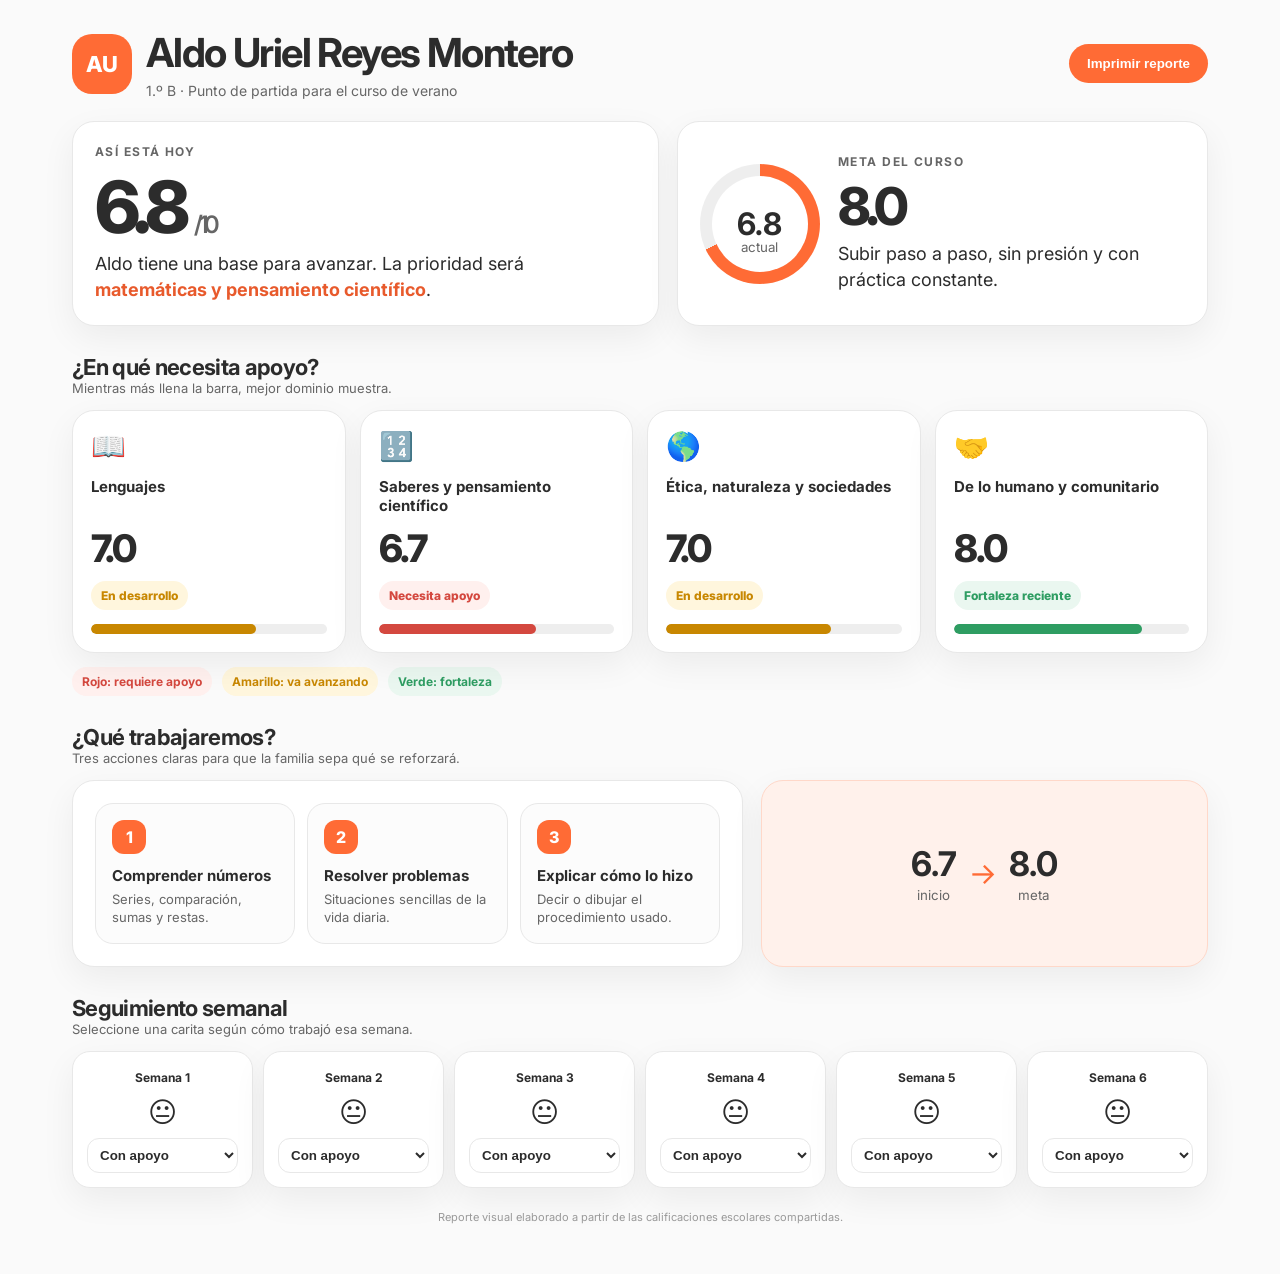
<file: dashboard_familiar_aldo_uriel.html>
<!DOCTYPE html>
<html lang="es">
<head>
<meta charset="UTF-8" />
<meta name="viewport" content="width=device-width, initial-scale=1.0" />
<title>Progreso de Aldo Uriel</title>
<style>
@import url('https://fonts.googleapis.com/css2?family=Inter:wght@400;500;600;700;800&display=swap');
:root{
  --orange:#FF6B35;--orange-dark:#E85A2C;--orange-soft:#FFF1EB;
  --bg:#FAFAFA;--card:#FFFFFF;--border:#E8E8E8;--text:#2C2C2C;--muted:#666;
  --green:#2E9D62;--green-bg:#EAF7F0;--yellow:#C88700;--yellow-bg:#FFF6DD;--red:#D4483F;--red-bg:#FFF0EE;
  --shadow:0 12px 34px rgba(0,0,0,.06);--ease:cubic-bezier(.22,.61,.36,1);
}
*{box-sizing:border-box}
body{margin:0;background:var(--bg);color:var(--text);font-family:Inter,system-ui,sans-serif}
.page{max-width:1180px;margin:auto;padding:28px 22px 50px}
header{display:flex;justify-content:space-between;align-items:center;gap:18px;margin-bottom:22px}
.person{display:flex;align-items:center;gap:14px}.avatar{width:60px;height:60px;border-radius:20px;background:var(--orange);color:#fff;display:grid;place-items:center;font-size:22px;font-weight:800}
h1{margin:0;font-size:clamp(26px,4vw,40px);letter-spacing:-.04em}.meta{margin-top:5px;color:var(--muted);font-size:14px}
button{border:0;background:var(--orange);color:#fff;border-radius:999px;padding:12px 18px;font-weight:700;cursor:pointer;transition:.35s var(--ease)}button:hover{background:var(--orange-dark);transform:translateY(-2px)}
.hero{display:grid;grid-template-columns:1.05fr .95fr;gap:18px;margin-bottom:18px}.card{background:var(--card);border:1px solid var(--border);border-radius:22px;box-shadow:var(--shadow);padding:22px}
.eyebrow{font-size:12px;text-transform:uppercase;letter-spacing:.12em;color:var(--muted);font-weight:700}.big{font-size:72px;font-weight:800;line-height:1;margin:12px 0 8px;letter-spacing:-.07em}.big span{font-size:24px;color:var(--muted);font-weight:600}.simple{font-size:18px;line-height:1.45;margin:0}.simple b{color:var(--orange-dark)}
.goal{display:flex;align-items:center;gap:18px;height:100%}.target{width:120px;height:120px;border-radius:50%;background:conic-gradient(var(--orange) 0 68%,#eee 68%);display:grid;place-items:center;position:relative;flex:0 0 auto}.target:after{content:"";position:absolute;inset:12px;background:white;border-radius:50%}.target strong{z-index:1;font-size:31px}.target small{z-index:1;position:absolute;margin-top:46px;color:var(--muted)}
.section-title{display:flex;justify-content:space-between;align-items:end;margin:28px 0 14px}.section-title h2{margin:0;font-size:22px;letter-spacing:-.03em}.section-title p{margin:0;color:var(--muted);font-size:13px}
.subject-grid{display:grid;grid-template-columns:repeat(4,1fr);gap:14px}.subject{padding:18px;border-radius:22px;border:1px solid var(--border);background:#fff;box-shadow:var(--shadow);position:relative;overflow:hidden}.icon{font-size:28px;margin-bottom:14px}.subject h3{font-size:15px;margin:0 0 10px;min-height:38px}.score{font-size:38px;font-weight:800;letter-spacing:-.05em}.status{display:inline-flex;margin-top:10px;border-radius:999px;padding:7px 10px;font-size:12px;font-weight:800}.need{background:var(--red-bg);color:var(--red)}.develop{background:var(--yellow-bg);color:var(--yellow)}.good{background:var(--green-bg);color:var(--green)}
.bar{height:10px;background:#eee;border-radius:999px;overflow:hidden;margin-top:14px}.bar span{display:block;height:100%;border-radius:999px}.subject.need-card .bar span{background:var(--red)}.subject.develop-card .bar span{background:var(--yellow)}.subject.good-card .bar span{background:var(--green)}
.legend{display:flex;gap:10px;flex-wrap:wrap;margin-top:14px}.legend span{font-size:12px;font-weight:700;border-radius:999px;padding:7px 10px}.legend .l1{background:var(--red-bg);color:var(--red)}.legend .l2{background:var(--yellow-bg);color:var(--yellow)}.legend .l3{background:var(--green-bg);color:var(--green)}
.focus{display:grid;grid-template-columns:1.2fr .8fr;gap:18px}.steps{display:grid;grid-template-columns:repeat(3,1fr);gap:12px}.step{background:#FCFCFC;border:1px solid var(--border);border-radius:18px;padding:16px}.step .num{width:34px;height:34px;border-radius:12px;background:var(--orange);color:#fff;display:grid;place-items:center;font-weight:800}.step h4{margin:12px 0 5px;font-size:15px}.step p{margin:0;color:var(--muted);font-size:13px;line-height:1.4}
.arrow-box{display:flex;align-items:center;justify-content:center;gap:12px;background:var(--orange-soft);border-color:#FFD8C9}.now,.later{text-align:center}.now b,.later b{display:block;font-size:34px}.now small,.later small{color:var(--muted)}.arrow{font-size:30px;color:var(--orange)}
.checks{display:grid;grid-template-columns:repeat(6,1fr);gap:10px}.week{background:#fff;border:1px solid var(--border);border-radius:18px;padding:14px;text-align:center;box-shadow:var(--shadow)}.week b{font-size:12px}.face{font-size:28px;margin:9px 0}.week select{width:100%;border:1px solid var(--border);border-radius:12px;padding:8px;background:#fff;font-weight:600;color:var(--text)}
footer{text-align:center;color:#999;font-size:11px;margin-top:22px}
@media(max-width:900px){.hero,.focus{grid-template-columns:1fr}.subject-grid{grid-template-columns:repeat(2,1fr)}.checks{grid-template-columns:repeat(3,1fr)}}
@media(max-width:560px){.page{padding:16px 12px 32px}header{align-items:flex-start;flex-direction:column}.subject-grid,.steps{grid-template-columns:1fr}.checks{grid-template-columns:repeat(2,1fr)}.goal{align-items:flex-start}.target{width:102px;height:102px}.big{font-size:58px}}
@media print{button{display:none}.page{max-width:none;padding:0}.card,.subject,.week{box-shadow:none;break-inside:avoid}}
</style>
</head>
<body>
<div class="page">
<header>
  <div class="person"><div class="avatar">AU</div><div><h1>Aldo Uriel Reyes Montero</h1><div class="meta">1.º B · Punto de partida para el curso de verano</div></div></div>
  <button onclick="window.print()">Imprimir reporte</button>
</header>

<section class="hero">
  <article class="card">
    <div class="eyebrow">Así está hoy</div>
    <div class="big">6.8 <span>/ 10</span></div>
    <p class="simple">Aldo tiene una base para avanzar. La prioridad será <b>matemáticas y pensamiento científico</b>.</p>
  </article>
  <article class="card goal">
    <div class="target"><strong>6.8</strong><small>actual</small></div>
    <div><div class="eyebrow">Meta del curso</div><div class="big" style="font-size:52px">8.0</div><p class="simple">Subir paso a paso, sin presión y con práctica constante.</p></div>
  </article>
</section>

<div class="section-title"><div><h2>¿En qué necesita apoyo?</h2><p>Mientras más llena la barra, mejor dominio muestra.</p></div></div>
<section class="subject-grid">
  <article class="subject develop-card"><div class="icon">📖</div><h3>Lenguajes</h3><div class="score">7.0</div><span class="status develop">En desarrollo</span><div class="bar"><span style="width:70%"></span></div></article>
  <article class="subject need-card"><div class="icon">🔢</div><h3>Saberes y pensamiento científico</h3><div class="score">6.7</div><span class="status need">Necesita apoyo</span><div class="bar"><span style="width:67%"></span></div></article>
  <article class="subject develop-card"><div class="icon">🌎</div><h3>Ética, naturaleza y sociedades</h3><div class="score">7.0</div><span class="status develop">En desarrollo</span><div class="bar"><span style="width:70%"></span></div></article>
  <article class="subject good-card"><div class="icon">🤝</div><h3>De lo humano y comunitario</h3><div class="score">8.0</div><span class="status good">Fortaleza reciente</span><div class="bar"><span style="width:80%"></span></div></article>
</section>
<div class="legend"><span class="l1">Rojo: requiere apoyo</span><span class="l2">Amarillo: va avanzando</span><span class="l3">Verde: fortaleza</span></div>

<div class="section-title"><div><h2>¿Qué trabajaremos?</h2><p>Tres acciones claras para que la familia sepa qué se reforzará.</p></div></div>
<section class="focus">
  <article class="card steps">
    <div class="step"><div class="num">1</div><h4>Comprender números</h4><p>Series, comparación, sumas y restas.</p></div>
    <div class="step"><div class="num">2</div><h4>Resolver problemas</h4><p>Situaciones sencillas de la vida diaria.</p></div>
    <div class="step"><div class="num">3</div><h4>Explicar cómo lo hizo</h4><p>Decir o dibujar el procedimiento usado.</p></div>
  </article>
  <article class="card arrow-box">
    <div class="now"><b>6.7</b><small>inicio</small></div><div class="arrow">→</div><div class="later"><b>8.0</b><small>meta</small></div>
  </article>
</section>

<div class="section-title"><div><h2>Seguimiento semanal</h2><p>Seleccione una carita según cómo trabajó esa semana.</p></div></div>
<section class="checks" id="weeks"></section>
<footer>Reporte visual elaborado a partir de las calificaciones escolares compartidas.</footer>
</div>
<script>
const faces={"1":"😟","2":"😐","3":"🙂","4":"😄"};
const labels={"1":"Necesitó mucha ayuda","2":"Con apoyo","3":"Lo logró","4":"Lo logró muy bien"};
const wrap=document.getElementById('weeks');
for(let i=1;i<=6;i++){
 const saved=localStorage.getItem('aldo-fam-week-'+i)||'2';
 const el=document.createElement('article');el.className='week';
 el.innerHTML=`<b>Semana ${i}</b><div class="face">${faces[saved]}</div><select aria-label="Semana ${i}">${Object.keys(labels).map(k=>`<option value="${k}" ${k===saved?'selected':''}>${labels[k]}</option>`).join('')}</select>`;
 const sel=el.querySelector('select'),face=el.querySelector('.face');sel.addEventListener('change',()=>{face.textContent=faces[sel.value];localStorage.setItem('aldo-fam-week-'+i,sel.value)});wrap.appendChild(el);
}
</script>
</body>
</html>
</file>
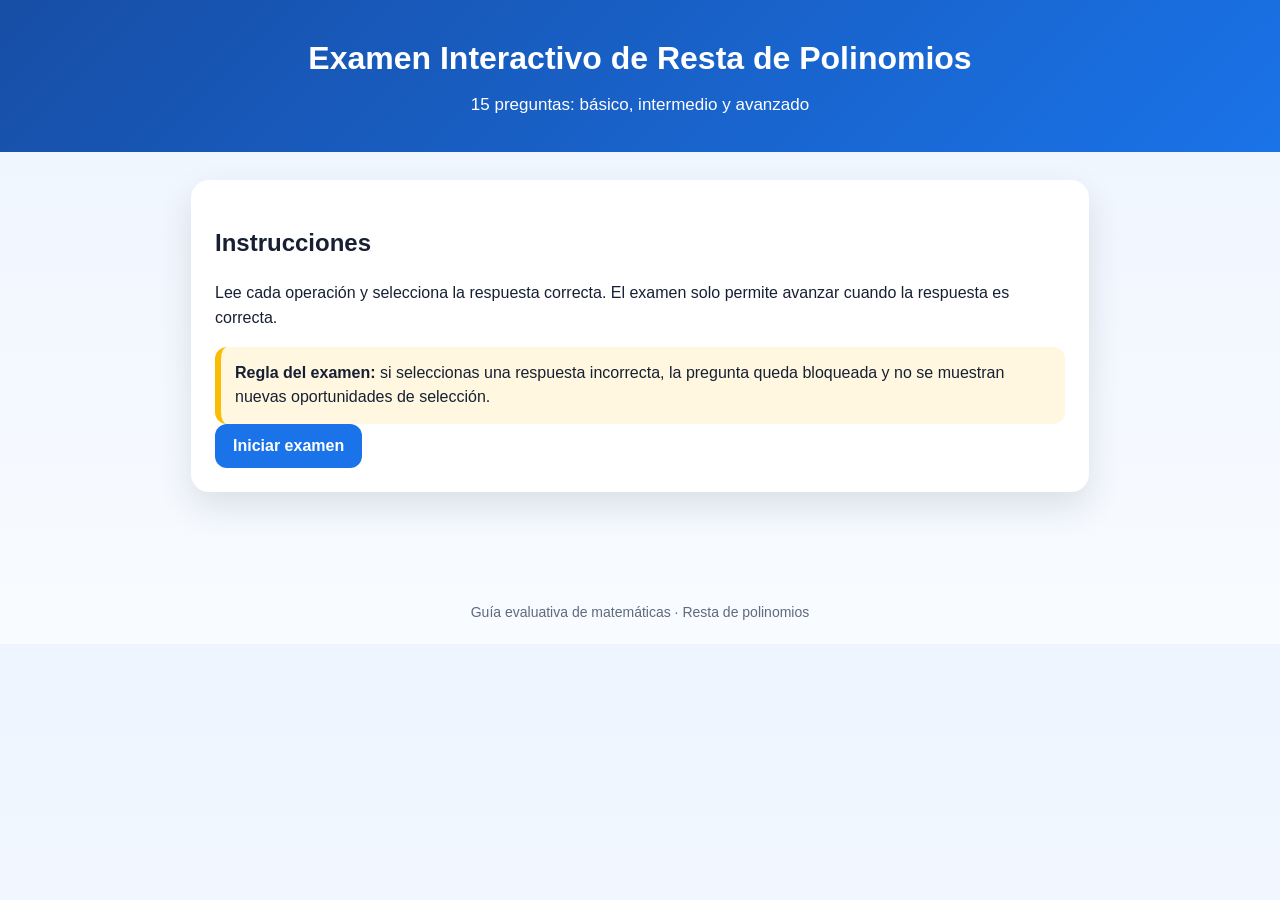
<file: examen_resta_polinomios_interactivo.html>
<!DOCTYPE html>
<html lang="es">
<head>
<meta charset="UTF-8">
<meta name="viewport" content="width=device-width,initial-scale=1.0">
<title>Examen Interactivo - Resta de Polinomios</title>
<style>
:root{--azul:#1a73e8;--verde:#34a853;--amarillo:#fbbc04;--rojo:#ea4335;--texto:#172033;--gris:#5f6b7a;--fondo:#f4f7fb;--linea:#d9e4f2}*{box-sizing:border-box}body{margin:0;font-family:Arial,Helvetica,sans-serif;background:linear-gradient(180deg,#eef5ff,#f8fbff);color:var(--texto);line-height:1.55}header{background:linear-gradient(135deg,#174ea6,#1a73e8);color:white;text-align:center;padding:34px 18px}header h1{margin:0 0 8px;font-size:32px}header p{margin:0;font-size:17px}main{max-width:930px;margin:28px auto;padding:0 16px 44px}.card{background:white;border-radius:18px;box-shadow:0 14px 35px rgba(23,32,51,.12);padding:24px;margin-bottom:18px}.meta{display:flex;gap:10px;flex-wrap:wrap;margin-bottom:14px}.pill{border-radius:999px;padding:6px 12px;font-weight:bold;font-size:13px}.basico{background:#e8f0fe;color:#174ea6}.intermedio{background:#fff7df;color:#9a6700}.avanzado{background:#fce8e6;color:#b3261e}.pregunta{font-size:24px;font-weight:800;margin:12px 0 20px}.formula{background:#f6f9ff;border:1px solid var(--linea);border-radius:12px;padding:16px;text-align:center;font-size:22px;font-weight:bold;overflow-x:auto}.opciones{display:grid;grid-template-columns:1fr;gap:12px;margin-top:18px}.opcion{border:2px solid var(--linea);background:white;border-radius:14px;padding:14px 16px;text-align:left;font-size:18px;cursor:pointer;transition:.15s}.opcion:hover{border-color:var(--azul);background:#f7fbff}.opcion.correcta{border-color:var(--verde);background:#e6f4ea;color:#137333}.opcion.incorrecta{border-color:var(--rojo);background:#fce8e6;color:#b3261e}.opcion:disabled{cursor:not-allowed}.mensaje{margin-top:18px;padding:14px;border-radius:12px;font-weight:bold;display:none}.ok{display:block;background:#e6f4ea;color:#137333;border-left:6px solid var(--verde)}.bad{display:block;background:#fce8e6;color:#b3261e;border-left:6px solid var(--rojo)}.acciones{display:flex;gap:12px;justify-content:space-between;align-items:center;margin-top:20px;flex-wrap:wrap}.btn{border:none;border-radius:12px;padding:13px 18px;font-weight:bold;font-size:16px;cursor:pointer}.btn-primary{background:var(--azul);color:white}.btn-primary:disabled{background:#b8c7e6;cursor:not-allowed}.btn-secondary{background:#eef2f7;color:#263442}.progreso{font-weight:bold;color:var(--gris)}.barra{height:12px;background:#e5ecf6;border-radius:999px;overflow:hidden;margin:18px 0}.relleno{height:100%;width:0;background:linear-gradient(90deg,#1a73e8,#34a853);transition:.25s}.resumen{text-align:center}.resumen h2{font-size:30px;color:#174ea6}.oculto{display:none}.nota{background:#fff7df;border-left:6px solid var(--amarillo);border-radius:12px;padding:14px;margin-top:14px}footer{text-align:center;color:var(--gris);font-size:14px;padding:20px}@media(max-width:650px){header h1{font-size:25px}.pregunta{font-size:21px}.formula{font-size:19px}.card{padding:18px}}
</style>
</head>
<body>
<header>
<h1>Examen Interactivo de Resta de Polinomios</h1>
<p>15 preguntas: básico, intermedio y avanzado</p>
</header>
<main>
<section class="card" id="inicio">
<h2>Instrucciones</h2>
<p>Lee cada operación y selecciona la respuesta correcta. El examen solo permite avanzar cuando la respuesta es correcta.</p>
<div class="nota"><strong>Regla del examen:</strong> si seleccionas una respuesta incorrecta, la pregunta queda bloqueada y no se muestran nuevas oportunidades de selección.</div>
<button class="btn btn-primary" onclick="iniciar()">Iniciar examen</button>
</section>
<section class="card oculto" id="examen">
<div class="meta"><span class="pill" id="nivel"></span><span class="pill basico" id="contador"></span></div>
<div class="barra"><div class="relleno" id="relleno"></div></div>
<div class="progreso" id="progreso"></div>
<div class="pregunta" id="titulo"></div>
<div class="formula" id="formula"></div>
<div class="opciones" id="opciones"></div>
<div class="mensaje" id="mensaje"></div>
<div class="acciones"><button class="btn btn-secondary" onclick="reiniciar()">Reiniciar</button><button class="btn btn-primary" id="siguiente" onclick="siguiente()" disabled>Siguiente</button></div>
</section>
<section class="card resumen oculto" id="final">
<h2>Examen terminado</h2>
<p id="resultadoFinal"></p>
<button class="btn btn-primary" onclick="reiniciar()">Volver a empezar</button>
</section>
</main>
<footer>Guía evaluativa de matemáticas · Resta de polinomios</footer>
<script>
const preguntas=[
{nivel:'Básico',clase:'basico',t:'Pregunta 1',f:'(5x + 3) - (2x + 1)',ops:['3x + 2','7x + 4','3x + 4','5x + 2'],r:0},
{nivel:'Básico',clase:'basico',t:'Pregunta 2',f:'(7x - 4) - (3x - 2)',ops:['4x - 2','10x - 6','4x - 6','10x + 2'],r:0},
{nivel:'Básico',clase:'basico',t:'Pregunta 3',f:'(6y + 8) - (2y + 5)',ops:['4y + 3','8y + 13','4y + 13','8y + 3'],r:0},
{nivel:'Básico',clase:'basico',t:'Pregunta 4',f:'(9z - 1) - (4z + 6)',ops:['5z - 7','13z + 5','5z + 5','13z - 7'],r:0},
{nivel:'Básico',clase:'basico',t:'Pregunta 5',f:'(3x + 2y) - (x + y)',ops:['2x + y','4x + 3y','2x + 3y','3x + y'],r:0},
{nivel:'Intermedio',clase:'intermedio',t:'Pregunta 6',f:'(8x - 5y + 2z) - (3x - 2y + z)',ops:['5x - 3y + z','11x - 7y + 3z','5x - 7y + z','5x + 3y + z'],r:0},
{nivel:'Intermedio',clase:'intermedio',t:'Pregunta 7',f:'(4x² + 6x + 5) - (x² + 2x + 3)',ops:['3x² + 4x + 2','5x² + 8x + 8','3x² + 8x + 2','4x² + 4x + 2'],r:0},
{nivel:'Intermedio',clase:'intermedio',t:'Pregunta 8',f:'(6x² + 9) - (2x² - 5x + 4)',ops:['4x² + 5x + 5','4x² - 5x + 5','8x² + 5x + 13','4x² + 5x + 13'],r:0},
{nivel:'Intermedio',clase:'intermedio',t:'Pregunta 9',f:'(7x + 4y - 3z) - (2x - y + 5z)',ops:['5x + 5y - 8z','5x + 3y + 2z','9x + 5y - 8z','5x - 5y - 8z'],r:0},
{nivel:'Intermedio',clase:'intermedio',t:'Pregunta 10',f:'(5xy + 3x - 2y) - (2xy - x + 4y)',ops:['3xy + 4x - 6y','7xy + 2x + 2y','3xy + 2x - 6y','3xy + 4x + 2y'],r:0},
{nivel:'Avanzado',clase:'avanzado',t:'Pregunta 11',f:'(8x³ - 4x² + 7x - 6) - (3x³ + 5x² - 2x + 9)',ops:['5x³ - 9x² + 9x - 15','5x³ + x² + 5x + 3','11x³ + x² + 5x - 15','5x³ - 9x² + 5x + 3'],r:0},
{nivel:'Avanzado',clase:'avanzado',t:'Pregunta 12',f:'(6x²y - 3xy + 4z) - (2x²y + 5xy - z)',ops:['4x²y - 8xy + 5z','8x²y + 2xy + 3z','4x²y + 2xy + 5z','4x²y - 8xy + 3z'],r:0},
{nivel:'Avanzado',clase:'avanzado',t:'Pregunta 13',f:'(9a² - 4ab + 3b²) - (5a² + 2ab - 7b²)',ops:['4a² - 6ab + 10b²','14a² - 2ab - 4b²','4a² + 6ab + 10b²','4a² - 2ab - 4b²'],r:0},
{nivel:'Avanzado',clase:'avanzado',t:'Pregunta 14',f:'(10x² - 3xy + 6y² - z) - (4x² + 5xy - y² + 2z)',ops:['6x² - 8xy + 7y² - 3z','6x² + 2xy + 5y² + z','14x² - 8xy + 7y² - 3z','6x² - 8xy + 5y² + z'],r:0},
{nivel:'Avanzado',clase:'avanzado',t:'Pregunta 15',f:'(12x³y - 5x²z + 4yz - 8) - (7x³y + 3x²z - 6yz + 2)',ops:['5x³y - 8x²z + 10yz - 10','19x³y - 2x²z - 2yz - 6','5x³y + 8x²z + 10yz - 10','5x³y - 8x²z - 2yz - 6'],r:0}
];
let i=0,aciertos=0,bloqueada=false;
function iniciar(){document.getElementById('inicio').classList.add('oculto');document.getElementById('examen').classList.remove('oculto');cargar();}
function cargar(){bloqueada=false;const p=preguntas[i];document.getElementById('nivel').textContent=p.nivel;document.getElementById('nivel').className='pill '+p.clase;document.getElementById('contador').textContent=(i+1)+' de '+preguntas.length;document.getElementById('progreso').textContent='Avance: pregunta '+(i+1)+' de '+preguntas.length;document.getElementById('relleno').style.width=((i)/preguntas.length*100)+'%';document.getElementById('titulo').textContent=p.t;document.getElementById('formula').textContent=p.f;document.getElementById('mensaje').className='mensaje';document.getElementById('mensaje').style.display='none';document.getElementById('mensaje').textContent='';document.getElementById('siguiente').disabled=true;const caja=document.getElementById('opciones');caja.innerHTML='';p.ops.forEach((op,idx)=>{const b=document.createElement('button');b.className='opcion';b.textContent=op;b.onclick=()=>responder(idx,b);caja.appendChild(b);});}
function responder(idx,btn){if(bloqueada)return;bloqueada=true;const p=preguntas[i];const botones=document.querySelectorAll('.opcion');botones.forEach(b=>b.disabled=true);const msg=document.getElementById('mensaje');msg.style.display='block';if(idx===p.r){btn.classList.add('correcta');msg.className='mensaje ok';msg.textContent='Correcto. Puedes avanzar a la siguiente pregunta.';document.getElementById('siguiente').disabled=false;aciertos++;}else{btn.classList.add('incorrecta');msg.className='mensaje bad';msg.textContent='Respuesta incorrecta. La pregunta queda bloqueada y no hay otra oportunidad de selección.';document.getElementById('siguiente').disabled=true;}}
function siguiente(){if(i<preguntas.length-1){i++;cargar();}else{document.getElementById('relleno').style.width='100%';document.getElementById('examen').classList.add('oculto');document.getElementById('final').classList.remove('oculto');document.getElementById('resultadoFinal').textContent='Resultado final: '+aciertos+' aciertos de '+preguntas.length+'.';}}
function reiniciar(){i=0;aciertos=0;bloqueada=false;document.getElementById('inicio').classList.remove('oculto');document.getElementById('examen').classList.add('oculto');document.getElementById('final').classList.add('oculto');}
</script>
</body>
</html>
</file>
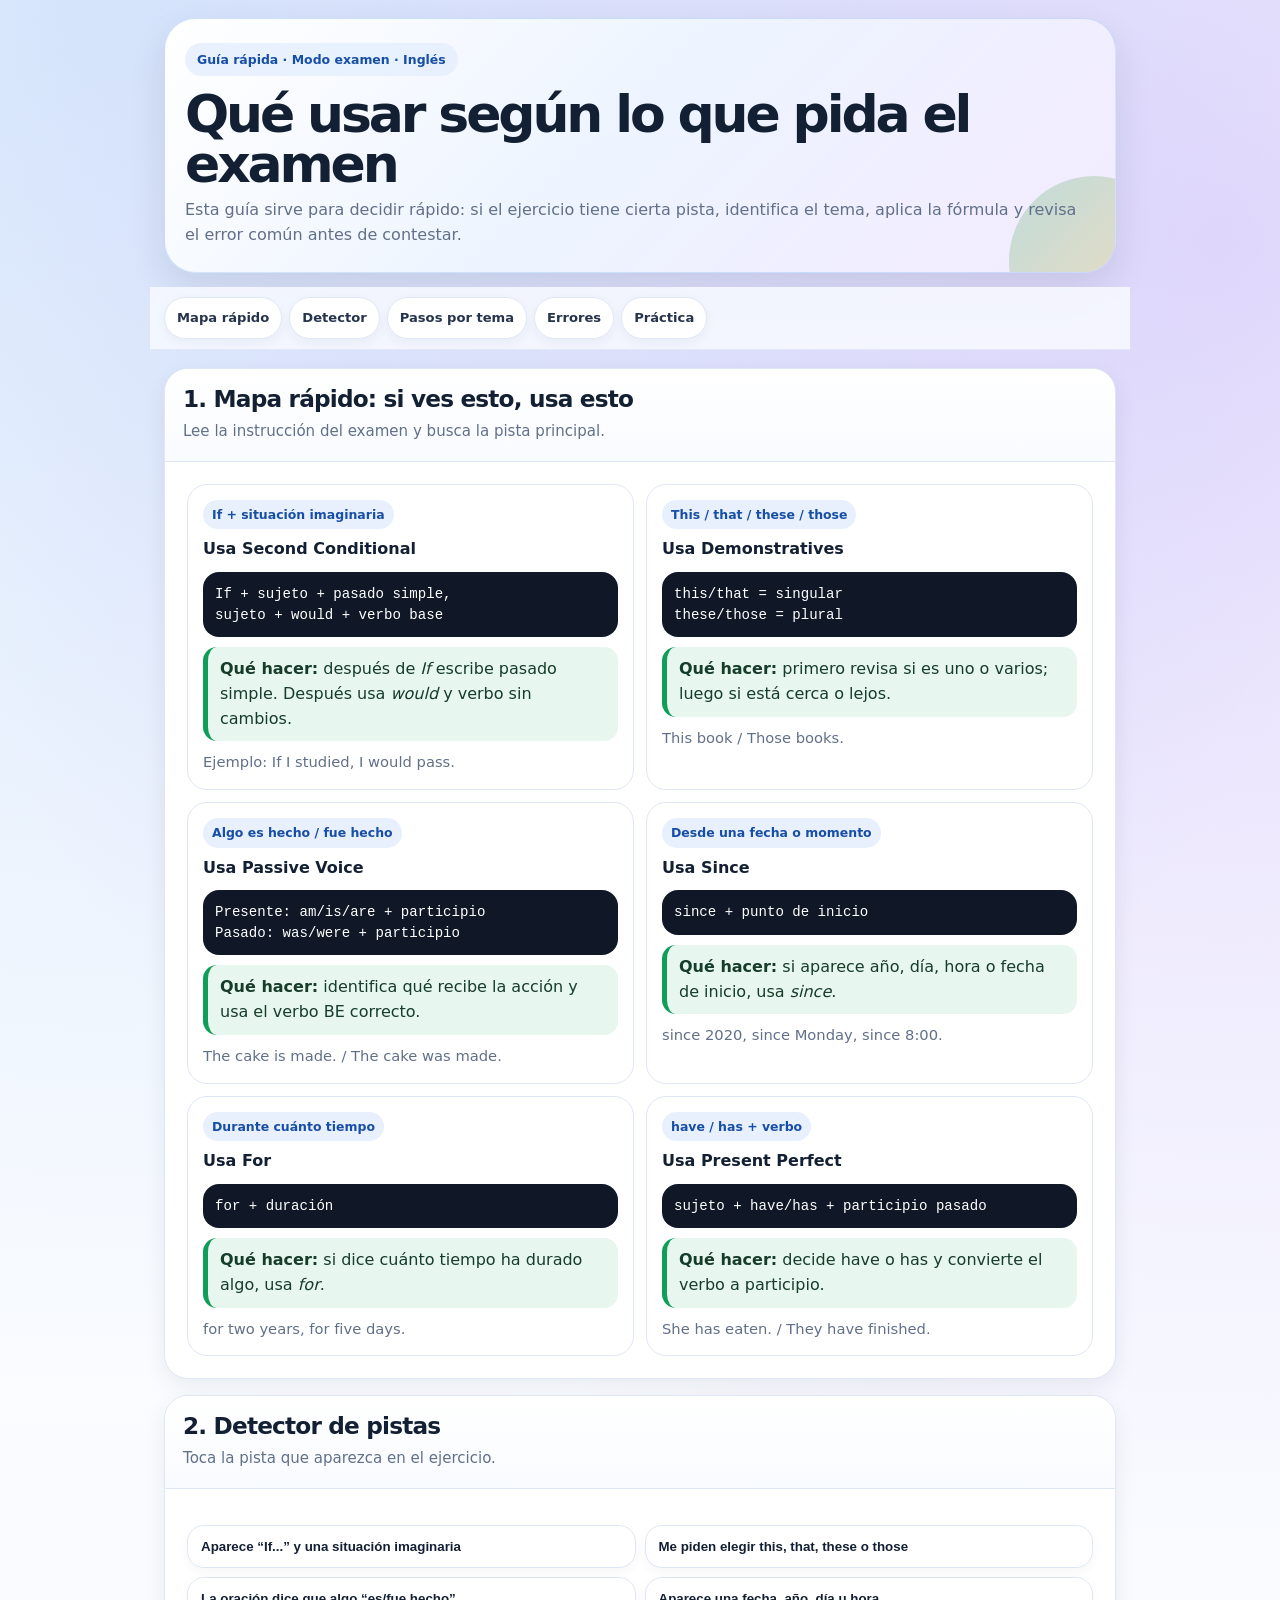
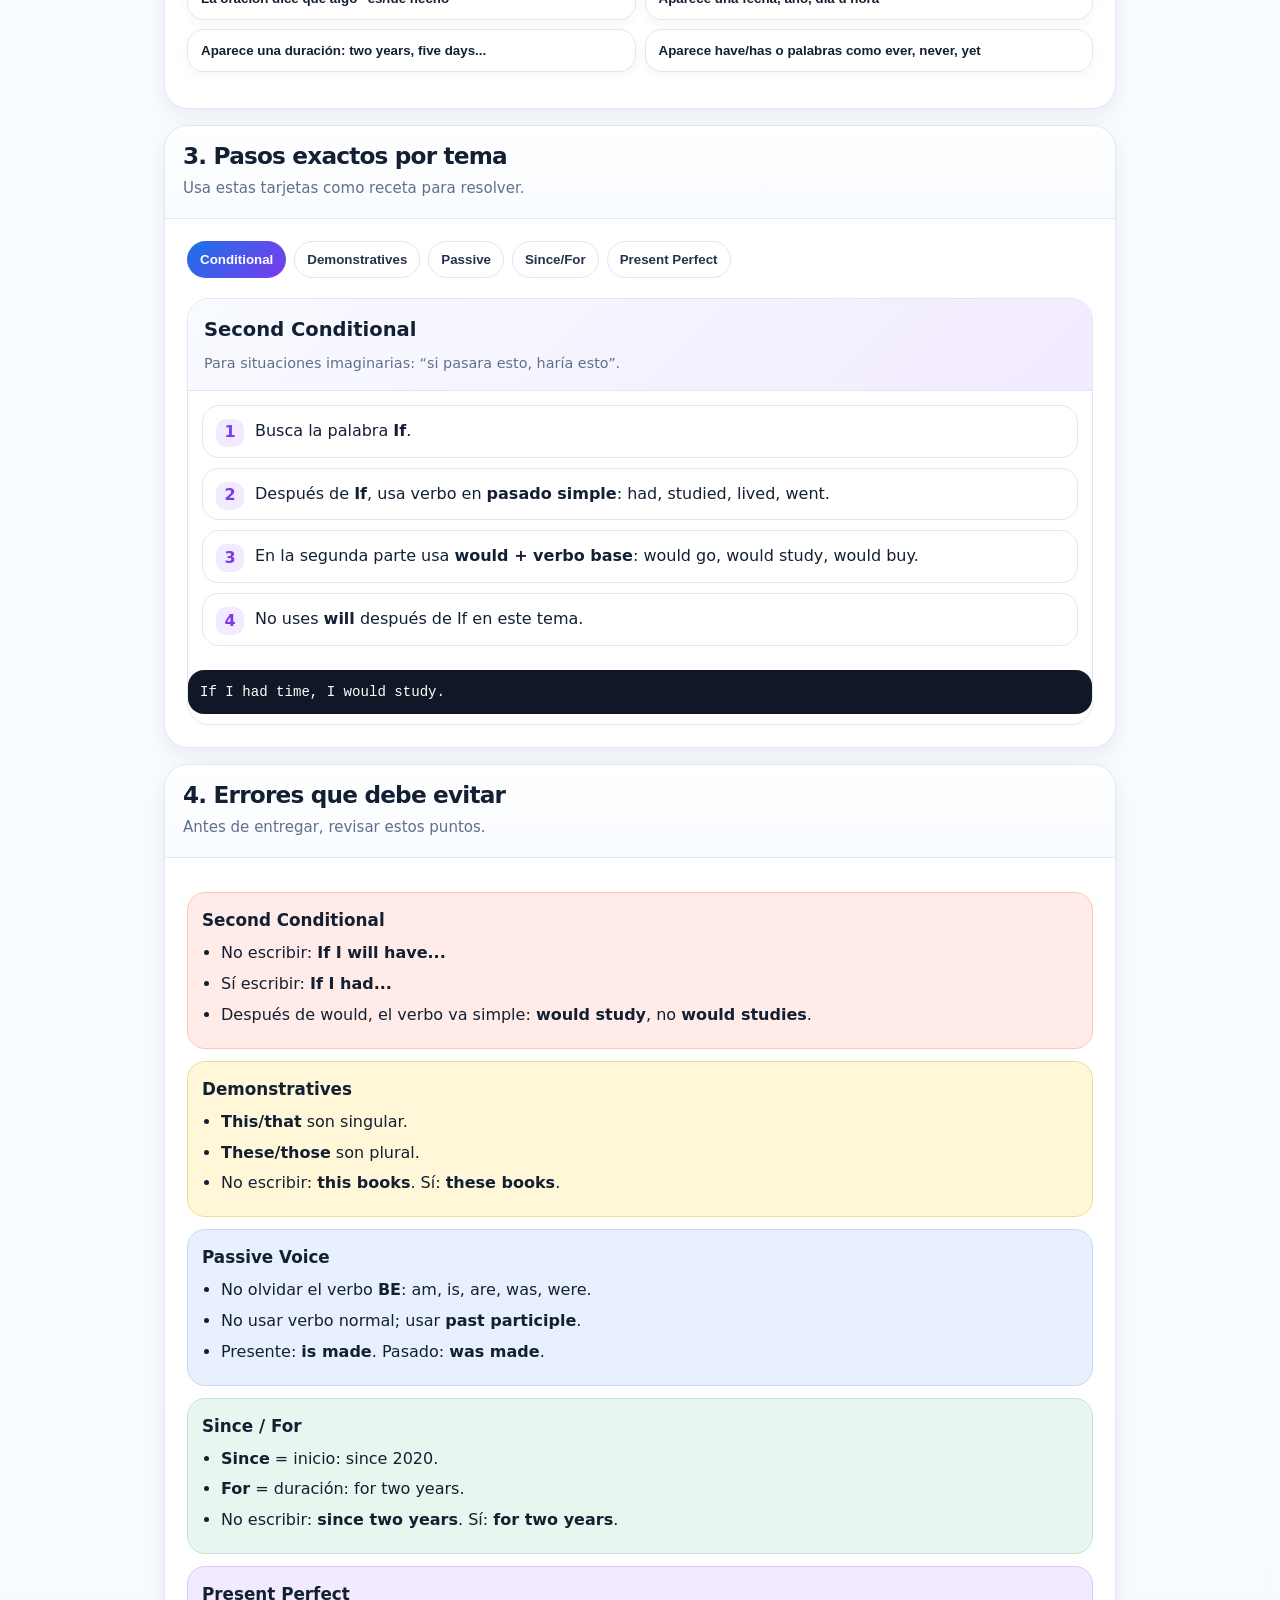
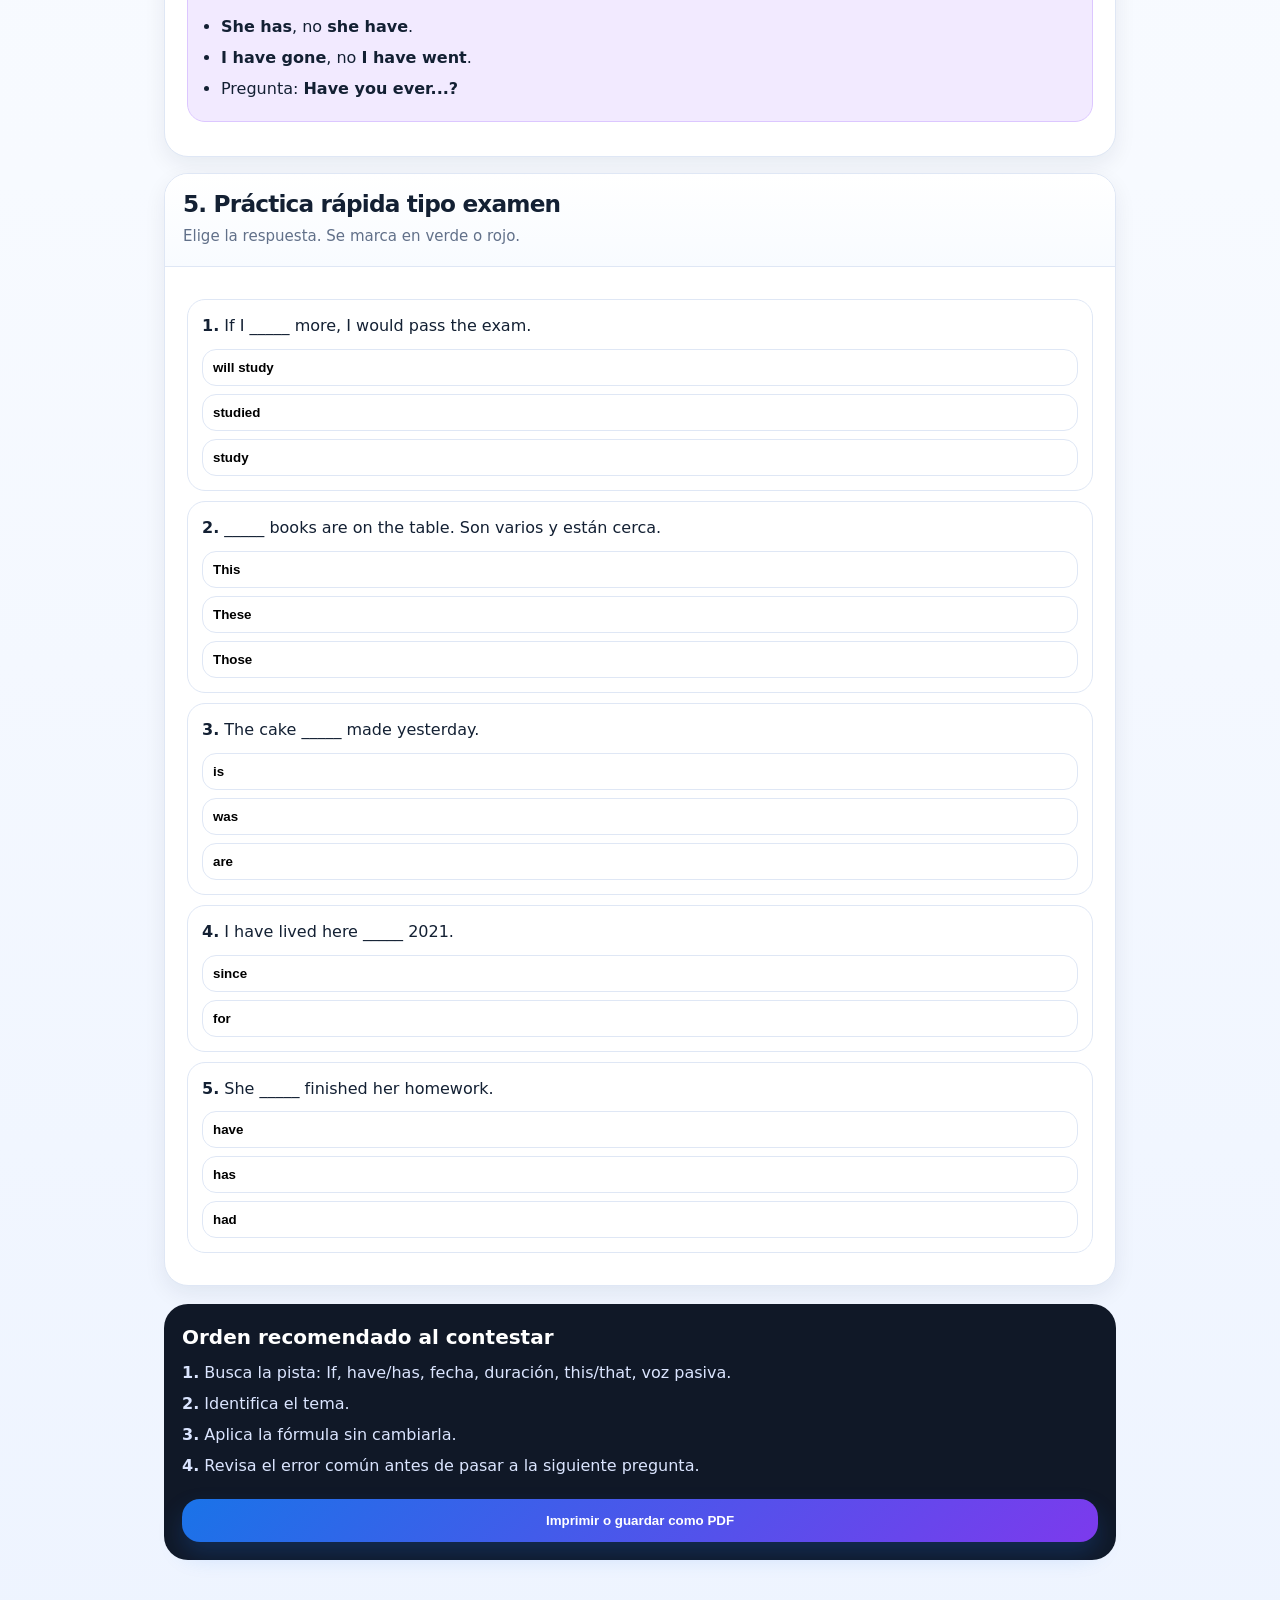
<file: guia-rapida-examen-ingles.html>
<!DOCTYPE html>
<html lang="es">
<head>
<meta charset="UTF-8">
<meta name="viewport" content="width=device-width, initial-scale=1.0, viewport-fit=cover">
<title>Guía rápida para resolver el examen de inglés</title>
<style>
:root{--bg:#f7faff;--paper:#fff;--ink:#132033;--muted:#617089;--line:#dfe7f5;--blue:#1a73e8;--purple:#7c3aed;--green:#0f9d58;--yellow:#fbbc04;--red:#ea4335;--soft-blue:#e8f0fe;--soft-purple:#f2eaff;--soft-green:#e7f6ee;--soft-yellow:#fff7d7;--soft-red:#ffebe8;--shadow:0 16px 36px rgba(19,32,51,.10);--radius:24px}*{box-sizing:border-box}html{scroll-behavior:smooth}body{margin:0;font-family:system-ui,-apple-system,BlinkMacSystemFont,"Segoe UI",Arial,sans-serif;background:radial-gradient(circle at 8% 0%,rgba(26,115,232,.16),transparent 28%),radial-gradient(circle at 96% 5%,rgba(124,58,237,.18),transparent 28%),linear-gradient(180deg,#fbfdff 0%,var(--bg) 70%,#eef4ff 100%);color:var(--ink);line-height:1.55}.app{width:min(100%,980px);margin:auto;padding:18px 14px 70px}.phone{max-width:430px;margin:0 auto}.hero{position:relative;overflow:hidden;border-radius:32px;padding:24px 20px;background:linear-gradient(135deg,#fff 0%,#edf4ff 48%,#f3eaff 100%);border:1px solid rgba(26,115,232,.18);box-shadow:var(--shadow)}.hero:after{content:"";position:absolute;width:170px;height:170px;border-radius:50%;right:-64px;bottom:-74px;background:linear-gradient(135deg,rgba(15,157,88,.22),rgba(251,188,4,.28))}.badge{display:inline-flex;padding:7px 12px;border-radius:999px;background:rgba(232,240,254,.92);color:#174ea6;font-weight:850;font-size:.78rem}h1{margin:14px 0 8px;font-size:clamp(2rem,10vw,3.25rem);line-height:.96;letter-spacing:-.06em}.hero p{position:relative;z-index:1;color:var(--muted);margin:0;font-size:1rem}.nav{position:sticky;top:0;z-index:20;margin:14px -14px 18px;padding:10px 14px;backdrop-filter:blur(14px);background:rgba(247,250,255,.86);border-bottom:1px solid rgba(223,231,245,.86);overflow-x:auto;white-space:nowrap}.nav a{display:inline-flex;margin-right:7px;padding:10px 12px;border-radius:999px;text-decoration:none;color:#25334c;font-weight:850;font-size:.82rem;background:#fff;border:1px solid var(--line);box-shadow:0 4px 12px rgba(19,32,51,.05)}.panel{background:var(--paper);border:1px solid var(--line);border-radius:var(--radius);box-shadow:0 8px 22px rgba(19,32,51,.07);margin:16px 0;overflow:hidden}.head{padding:18px;border-bottom:1px solid var(--line);background:linear-gradient(180deg,#fff,#f8fbff)}.head h2{margin:0;font-size:1.45rem;line-height:1.06;letter-spacing:-.035em}.head p{margin:8px 0 0;color:var(--muted);font-size:.94rem}.body{padding:18px}.grid{display:grid;grid-template-columns:1fr;gap:12px}.card{border:1px solid var(--line);border-radius:20px;padding:15px;background:#fff}.card strong{display:block;font-size:1rem;margin-bottom:6px}.clue{display:inline-flex;padding:5px 9px;border-radius:999px;background:var(--soft-blue);color:#174ea6;font-size:.78rem;font-weight:850;margin-bottom:8px}.formula{margin:10px 0;padding:12px;border-radius:16px;background:#101827;color:#fff;font-family:Consolas,monospace;font-size:.88rem;line-height:1.45;overflow-x:auto}.action{border-left:5px solid var(--green);background:var(--soft-green);padding:10px 12px;border-radius:14px;margin:10px 0;color:#163c2a}.example{color:var(--muted);font-size:.92rem}.btns{display:flex;gap:8px;overflow-x:auto;padding-bottom:6px;margin-bottom:14px}.tab{border:1px solid var(--line);background:#fff;border-radius:999px;padding:10px 12px;font-weight:850;color:#25334c;cursor:pointer;white-space:nowrap}.tab.active{background:linear-gradient(135deg,var(--blue),var(--purple));color:#fff;border-color:transparent}.topic{display:none;border-radius:22px;border:1px solid var(--line);overflow:hidden;background:#fff}.topic.active{display:block}.topic-title{padding:16px;background:linear-gradient(135deg,#f8fbff,#f2eaff);border-bottom:1px solid var(--line)}.topic-title h3{margin:0;font-size:1.22rem}.topic-title p{margin:6px 0 0;color:var(--muted);font-size:.9rem}.steps{counter-reset:step;display:grid;gap:10px;padding:14px}.step{counter-increment:step;position:relative;padding:13px 13px 13px 52px;border:1px solid var(--line);border-radius:17px;background:#fff}.step:before{content:counter(step);position:absolute;left:13px;top:13px;width:28px;height:28px;display:grid;place-items:center;border-radius:10px;background:var(--soft-purple);color:var(--purple);font-weight:900}.table{width:100%;border-collapse:separate;border-spacing:0;border:1px solid var(--line);border-radius:18px;overflow:hidden;background:#fff;margin:12px 0}.table th,.table td{padding:11px 9px;border-bottom:1px solid var(--line);text-align:left;vertical-align:top;font-size:.88rem}.table th{background:#f2f6ff;color:#24304a;font-weight:900}.table tr:last-child td{border-bottom:none}.box{border-radius:18px;padding:14px;margin:12px 0;border:1px solid var(--line);background:#fff}.blue{background:var(--soft-blue);border-color:#c7d8ff}.purple{background:var(--soft-purple);border-color:#dcc7ff}.green{background:var(--soft-green);border-color:#c1e6d0}.yellow{background:var(--soft-yellow);border-color:#f0dc91}.red{background:var(--soft-red);border-color:#ffc4bc}.box h3{margin:0 0 8px;font-size:1.05rem}.box ul{margin:8px 0 0;padding-left:19px}.box li{margin:6px 0}.detector{display:grid;gap:9px;margin:14px 0}.detect{width:100%;text-align:left;border:1px solid var(--line);border-radius:17px;padding:13px;background:#fff;color:var(--ink);font-weight:850;cursor:pointer;box-shadow:0 4px 12px rgba(19,32,51,.04)}.result{display:none;border-radius:20px;border:1px solid #aac7ff;background:linear-gradient(180deg,#fff,#f7faff);padding:15px;margin-top:12px}.result.visible{display:block}.result h3{margin:0 0 8px;color:#174ea6}.item{border:1px solid var(--line);background:#fff;border-radius:18px;padding:14px;margin:10px 0}.item p{margin:0 0 10px}.options{display:grid;gap:8px}.option{border:1px solid var(--line);background:#fff;border-radius:14px;padding:10px;text-align:left;cursor:pointer;font-weight:800}.option.correct{background:var(--soft-green);border-color:#9edcb8;color:#10452b}.option.wrong{background:var(--soft-red);border-color:#ffaca3;color:#8a1d13}.feedback{display:none;margin-top:10px;color:var(--muted);font-size:.92rem}.feedback.visible{display:block}.footer{padding:18px;border-radius:24px;background:#101827;color:#fff;margin-top:18px}.footer h2{margin:0 0 8px;font-size:1.25rem}.footer p{color:#dbe5ff;margin:6px 0}.print{width:100%;border:0;border-radius:18px;padding:14px;margin-top:14px;color:#fff;background:linear-gradient(135deg,var(--blue),var(--purple));font-weight:900;cursor:pointer;box-shadow:0 12px 24px rgba(26,115,232,.22)}@media(min-width:780px){.phone{max-width:980px}.grid{grid-template-columns:repeat(2,minmax(0,1fr))}.detector{grid-template-columns:repeat(2,minmax(0,1fr))}.body{padding:22px}}@media(max-width:430px){.app{padding-left:10px;padding-right:10px}.nav{margin-left:-10px;margin-right:-10px;padding-left:10px;padding-right:10px}.hero{border-radius:28px;padding:22px 17px}h1{font-size:2.35rem}.head,.body{padding:16px}.table th,.table td{font-size:.82rem;padding:9px 7px}}@media print{body{background:#fff}.nav,.print{display:none}.panel{box-shadow:none;break-inside:avoid}.topic{display:block;margin-bottom:14px}.tab{display:none}.result{display:block}}
</style>
</head>
<body>
<div class="app"><div class="phone">
<header class="hero"><div class="badge">Guía rápida · Modo examen · Inglés</div><h1>Qué usar según lo que pida el examen</h1><p>Esta guía sirve para decidir rápido: si el ejercicio tiene cierta pista, identifica el tema, aplica la fórmula y revisa el error común antes de contestar.</p></header>
<nav class="nav"><a href="#mapa">Mapa rápido</a><a href="#detector">Detector</a><a href="#pasos">Pasos por tema</a><a href="#errores">Errores</a><a href="#practica">Práctica</a></nav>
<section class="panel" id="mapa"><div class="head"><h2>1. Mapa rápido: si ves esto, usa esto</h2><p>Lee la instrucción del examen y busca la pista principal.</p></div><div class="body"><div class="grid">
<article class="card"><span class="clue">If + situación imaginaria</span><strong>Usa Second Conditional</strong><div class="formula">If + sujeto + pasado simple,<br>sujeto + would + verbo base</div><div class="action"><b>Qué hacer:</b> después de <i>If</i> escribe pasado simple. Después usa <i>would</i> y verbo sin cambios.</div><div class="example">Ejemplo: If I studied, I would pass.</div></article>
<article class="card"><span class="clue">This / that / these / those</span><strong>Usa Demonstratives</strong><div class="formula">this/that = singular<br>these/those = plural</div><div class="action"><b>Qué hacer:</b> primero revisa si es uno o varios; luego si está cerca o lejos.</div><div class="example">This book / Those books.</div></article>
<article class="card"><span class="clue">Algo es hecho / fue hecho</span><strong>Usa Passive Voice</strong><div class="formula">Presente: am/is/are + participio<br>Pasado: was/were + participio</div><div class="action"><b>Qué hacer:</b> identifica qué recibe la acción y usa el verbo BE correcto.</div><div class="example">The cake is made. / The cake was made.</div></article>
<article class="card"><span class="clue">Desde una fecha o momento</span><strong>Usa Since</strong><div class="formula">since + punto de inicio</div><div class="action"><b>Qué hacer:</b> si aparece año, día, hora o fecha de inicio, usa <i>since</i>.</div><div class="example">since 2020, since Monday, since 8:00.</div></article>
<article class="card"><span class="clue">Durante cuánto tiempo</span><strong>Usa For</strong><div class="formula">for + duración</div><div class="action"><b>Qué hacer:</b> si dice cuánto tiempo ha durado algo, usa <i>for</i>.</div><div class="example">for two years, for five days.</div></article>
<article class="card"><span class="clue">have / has + verbo</span><strong>Usa Present Perfect</strong><div class="formula">sujeto + have/has + participio pasado</div><div class="action"><b>Qué hacer:</b> decide have o has y convierte el verbo a participio.</div><div class="example">She has eaten. / They have finished.</div></article>
</div></div></section>
<section class="panel" id="detector"><div class="head"><h2>2. Detector de pistas</h2><p>Toca la pista que aparezca en el ejercicio.</p></div><div class="body"><div class="detector"><button class="detect" onclick="showResult('cond')">Aparece “If...” y una situación imaginaria</button><button class="detect" onclick="showResult('demo')">Me piden elegir this, that, these o those</button><button class="detect" onclick="showResult('passive')">La oración dice que algo “es/fue hecho”</button><button class="detect" onclick="showResult('since')">Aparece una fecha, año, día u hora</button><button class="detect" onclick="showResult('for')">Aparece una duración: two years, five days...</button><button class="detect" onclick="showResult('perfect')">Aparece have/has o palabras como ever, never, yet</button></div><div class="result" id="resultBox"><h3 id="resultTitle">Resultado</h3><p id="resultText"></p><div class="formula" id="resultFormula"></div><div class="action" id="resultAction"></div></div></div></section>
<section class="panel" id="pasos"><div class="head"><h2>3. Pasos exactos por tema</h2><p>Usa estas tarjetas como receta para resolver.</p></div><div class="body"><div class="btns"><button class="tab active" onclick="openTopic(event,'t1')">Conditional</button><button class="tab" onclick="openTopic(event,'t2')">Demonstratives</button><button class="tab" onclick="openTopic(event,'t3')">Passive</button><button class="tab" onclick="openTopic(event,'t4')">Since/For</button><button class="tab" onclick="openTopic(event,'t5')">Present Perfect</button></div>
<article class="topic active" id="t1"><div class="topic-title"><h3>Second Conditional</h3><p>Para situaciones imaginarias: “si pasara esto, haría esto”.</p></div><div class="steps"><div class="step">Busca la palabra <b>If</b>.</div><div class="step">Después de <b>If</b>, usa verbo en <b>pasado simple</b>: had, studied, lived, went.</div><div class="step">En la segunda parte usa <b>would + verbo base</b>: would go, would study, would buy.</div><div class="step">No uses <b>will</b> después de If en este tema.</div></div><div class="formula">If I had time, I would study.</div></article>
<article class="topic" id="t2"><div class="topic-title"><h3>Demonstratives</h3><p>Para señalar objetos/personas: este, ese, estos, aquellos.</p></div><div class="steps"><div class="step">Mira si el sustantivo es <b>singular</b> o <b>plural</b>.</div><div class="step">Si es singular: usa <b>this</b> o <b>that</b>.</div><div class="step">Si es plural: usa <b>these</b> o <b>those</b>.</div><div class="step">Cerca: <b>this/these</b>. Lejos: <b>that/those</b>.</div></div><table class="table"><tr><th></th><th>Singular</th><th>Plural</th></tr><tr><td>Cerca</td><td>this</td><td>these</td></tr><tr><td>Lejos</td><td>that</td><td>those</td></tr></table></article>
<article class="topic" id="t3"><div class="topic-title"><h3>Passive Voice</h3><p>Cuando importa más la acción que la persona que la hace.</p></div><div class="steps"><div class="step">Identifica qué cosa o persona <b>recibe</b> la acción.</div><div class="step">Si está en presente, usa <b>am/is/are</b>.</div><div class="step">Si está en pasado, usa <b>was/were</b>.</div><div class="step">El verbo principal va en <b>past participle</b>: made, written, cleaned, spoken.</div></div><div class="formula">The homework is completed.<br>The homework was completed.</div></article>
<article class="topic" id="t4"><div class="topic-title"><h3>Since / For</h3><p>Para hablar de tiempo.</p></div><div class="steps"><div class="step">Pregunta: <b>¿desde cuándo?</b> Si responde con inicio, usa <b>since</b>.</div><div class="step">Pregunta: <b>¿por cuánto tiempo?</b> Si responde con duración, usa <b>for</b>.</div><div class="step">Since: Monday, 2020, January, 8:00.</div><div class="step">For: two days, five years, ten minutes.</div></div><table class="table"><tr><th>Usa</th><th>Cuando veas</th><th>Ejemplo</th></tr><tr><td>since</td><td>inicio</td><td>since 2022</td></tr><tr><td>for</td><td>duración</td><td>for three years</td></tr></table></article>
<article class="topic" id="t5"><div class="topic-title"><h3>Present Perfect</h3><p>Conecta pasado con presente: experiencia, resultado o duración.</p></div><div class="steps"><div class="step">Identifica el sujeto.</div><div class="step">Usa <b>have</b> con I, you, we, they.</div><div class="step">Usa <b>has</b> con he, she, it.</div><div class="step">Después usa <b>past participle</b>: eaten, gone, seen, finished, studied.</div><div class="step">En pregunta, inicia con <b>Have/Has</b>.</div></div><div class="formula">I have finished.<br>She has finished.<br>Have you finished?</div></article>
</div></section>
<section class="panel" id="errores"><div class="head"><h2>4. Errores que debe evitar</h2><p>Antes de entregar, revisar estos puntos.</p></div><div class="body"><div class="box red"><h3>Second Conditional</h3><ul><li>No escribir: <b>If I will have...</b></li><li>Sí escribir: <b>If I had...</b></li><li>Después de would, el verbo va simple: <b>would study</b>, no <b>would studies</b>.</li></ul></div><div class="box yellow"><h3>Demonstratives</h3><ul><li><b>This/that</b> son singular.</li><li><b>These/those</b> son plural.</li><li>No escribir: <b>this books</b>. Sí: <b>these books</b>.</li></ul></div><div class="box blue"><h3>Passive Voice</h3><ul><li>No olvidar el verbo <b>BE</b>: am, is, are, was, were.</li><li>No usar verbo normal; usar <b>past participle</b>.</li><li>Presente: <b>is made</b>. Pasado: <b>was made</b>.</li></ul></div><div class="box green"><h3>Since / For</h3><ul><li><b>Since</b> = inicio: since 2020.</li><li><b>For</b> = duración: for two years.</li><li>No escribir: <b>since two years</b>. Sí: <b>for two years</b>.</li></ul></div><div class="box purple"><h3>Present Perfect</h3><ul><li><b>She has</b>, no <b>she have</b>.</li><li><b>I have gone</b>, no <b>I have went</b>.</li><li>Pregunta: <b>Have you ever...?</b></li></ul></div></div></section>
<section class="panel" id="practica"><div class="head"><h2>5. Práctica rápida tipo examen</h2><p>Elige la respuesta. Se marca en verde o rojo.</p></div><div class="body"><div class="item"><p><b>1.</b> If I _____ more, I would pass the exam.</p><div class="options"><button class="option" onclick="check(this,false,'Después de If va pasado simple: studied.')">will study</button><button class="option" onclick="check(this,true,'Correcto: If I studied more, I would pass.')">studied</button><button class="option" onclick="check(this,false,'No va verbo base aquí; falta pasado simple.')">study</button></div><div class="feedback"></div></div><div class="item"><p><b>2.</b> _____ books are on the table. Son varios y están cerca.</p><div class="options"><button class="option" onclick="check(this,false,'This es singular.')">This</button><button class="option" onclick="check(this,true,'Correcto: These = plural y cerca.')">These</button><button class="option" onclick="check(this,false,'Those es plural, pero lejos.')">Those</button></div><div class="feedback"></div></div><div class="item"><p><b>3.</b> The cake _____ made yesterday.</p><div class="options"><button class="option" onclick="check(this,false,'Is es presente; yesterday indica pasado.')">is</button><button class="option" onclick="check(this,true,'Correcto: The cake was made yesterday.')">was</button><button class="option" onclick="check(this,false,'Are es plural; cake es singular.')">are</button></div><div class="feedback"></div></div><div class="item"><p><b>4.</b> I have lived here _____ 2021.</p><div class="options"><button class="option" onclick="check(this,true,'Correcto: 2021 es punto de inicio.')">since</button><button class="option" onclick="check(this,false,'For se usa con duración, no con año de inicio.')">for</button></div><div class="feedback"></div></div><div class="item"><p><b>5.</b> She _____ finished her homework.</p><div class="options"><button class="option" onclick="check(this,false,'She usa has, no have.')">have</button><button class="option" onclick="check(this,true,'Correcto: She has finished.')">has</button><button class="option" onclick="check(this,false,'Had sería otro tiempo; aquí es Present Perfect.')">had</button></div><div class="feedback"></div></div></div></section>
<section class="footer"><h2>Orden recomendado al contestar</h2><p><b>1.</b> Busca la pista: If, have/has, fecha, duración, this/that, voz pasiva.</p><p><b>2.</b> Identifica el tema.</p><p><b>3.</b> Aplica la fórmula sin cambiarla.</p><p><b>4.</b> Revisa el error común antes de pasar a la siguiente pregunta.</p><button class="print" onclick="window.print()">Imprimir o guardar como PDF</button></section>
</div></div>
<script>
const results={cond:{title:"Tema: Second Conditional",text:"Se usa cuando la oración habla de algo imaginario o poco probable.",formula:"If + sujeto + pasado simple, sujeto + would + verbo base",action:"Paso clave: después de If no uses will; usa pasado simple. Después de would, el verbo queda en forma base."},demo:{title:"Tema: Demonstratives",text:"Se usa para elegir entre this, that, these y those.",formula:"this/that = singular · these/those = plural",action:"Paso clave: primero revisa singular/plural; después revisa cerca/lejos."},passive:{title:"Tema: Passive Voice",text:"Se usa cuando el sujeto recibe la acción: algo es hecho o fue hecho.",formula:"Presente: am/is/are + participio · Pasado: was/were + participio",action:"Paso clave: usa BE correcto y el verbo principal en past participle."},since:{title:"Tema: Since",text:"Se usa cuando aparece el punto donde empezó la acción.",formula:"since + punto de inicio",action:"Paso clave: si ves año, día, fecha, mes u hora de inicio, usa since."},for:{title:"Tema: For",text:"Se usa cuando aparece cuánto tiempo duró la acción.",formula:"for + duración",action:"Paso clave: si ves two years, five days, ten minutes, a long time, usa for."},perfect:{title:"Tema: Present Perfect",text:"Se usa con have/has + participio para experiencias, resultados o acciones que continúan.",formula:"sujeto + have/has + past participle",action:"Paso clave: have con I/you/we/they; has con he/she/it. Revisa el participio."}};
function showResult(key){const box=document.getElementById('resultBox');document.getElementById('resultTitle').textContent=results[key].title;document.getElementById('resultText').textContent=results[key].text;document.getElementById('resultFormula').textContent=results[key].formula;document.getElementById('resultAction').innerHTML='<b>Qué hacer:</b> '+results[key].action;box.classList.add('visible');box.scrollIntoView({behavior:'smooth',block:'nearest'})}
function openTopic(evt,id){document.querySelectorAll('.topic').forEach(card=>card.classList.remove('active'));document.querySelectorAll('.tab').forEach(btn=>btn.classList.remove('active'));document.getElementById(id).classList.add('active');evt.currentTarget.classList.add('active')}
function check(button,isCorrect,message){const item=button.closest('.item');item.querySelectorAll('.option').forEach(btn=>{btn.classList.remove('correct','wrong');btn.disabled=true});button.classList.add(isCorrect?'correct':'wrong');const feedback=item.querySelector('.feedback');feedback.textContent=message;feedback.classList.add('visible')}
</script>
</body>
</html>
</file>
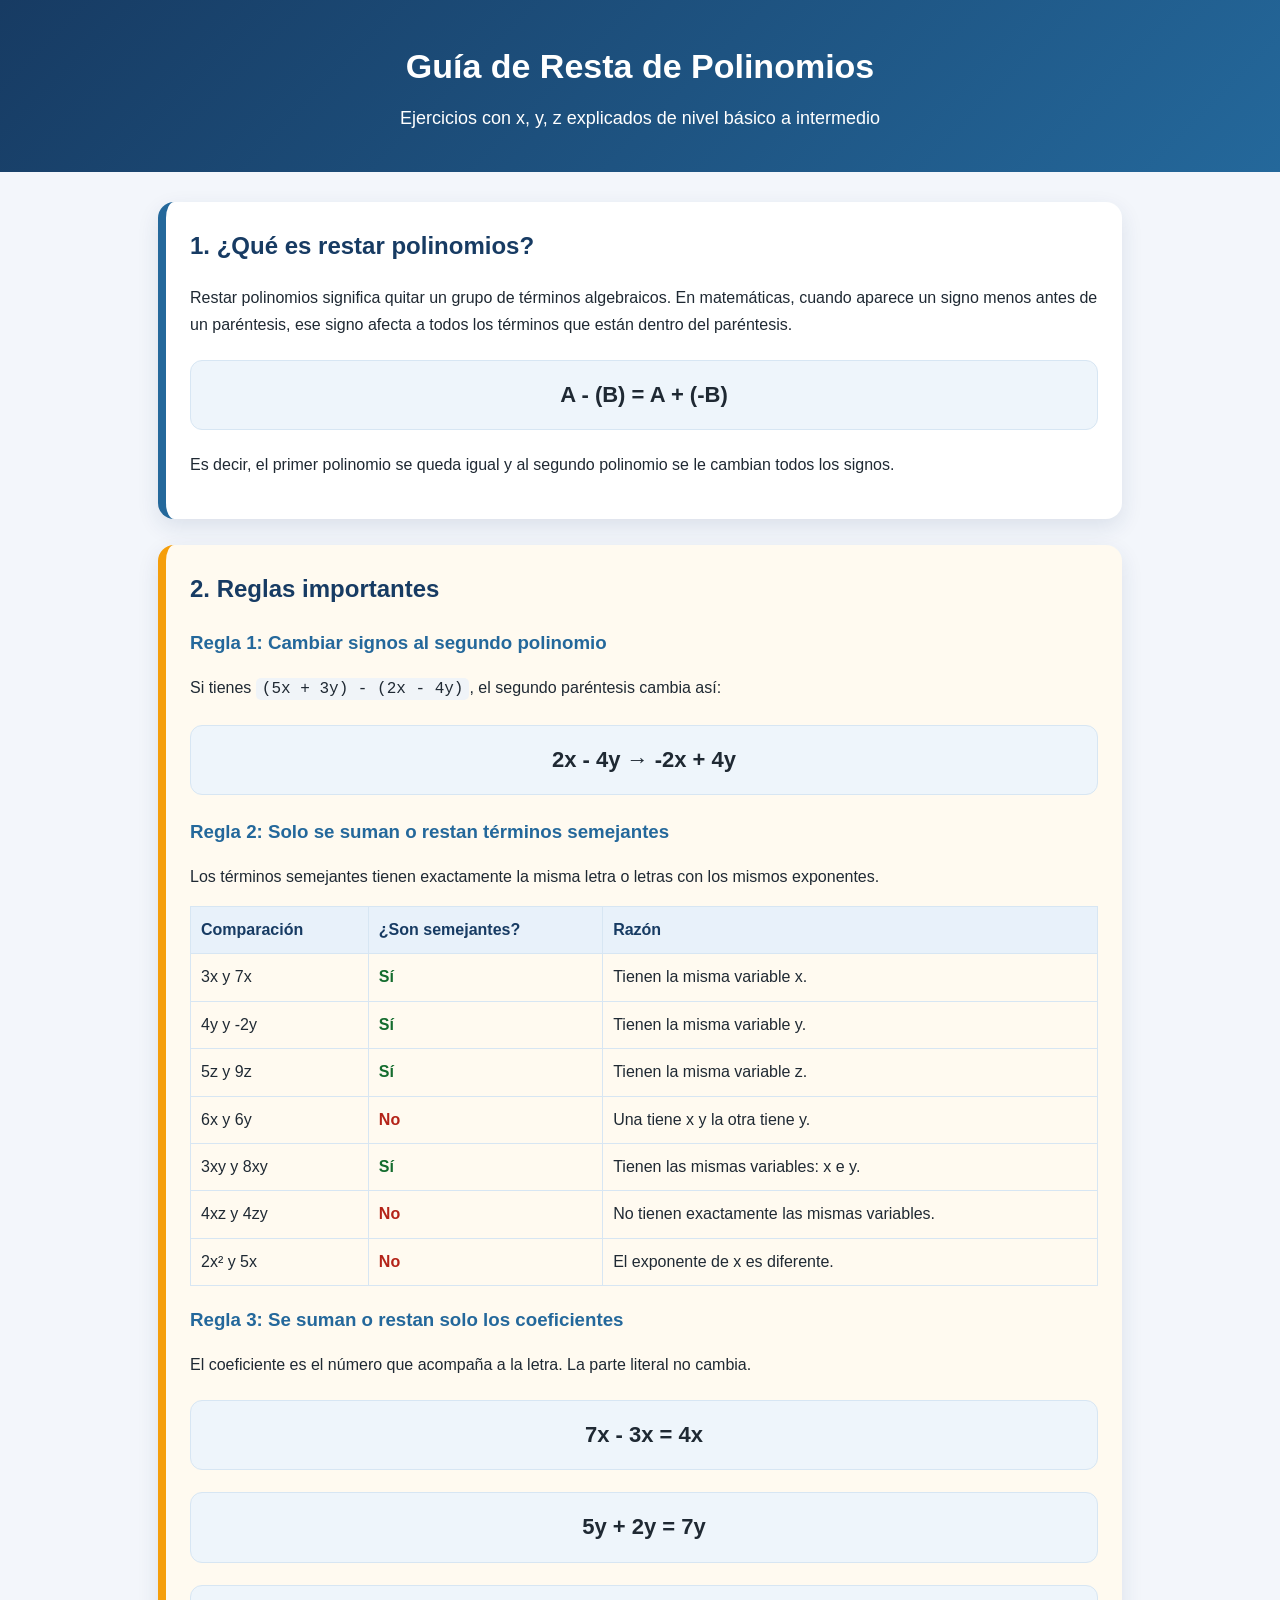
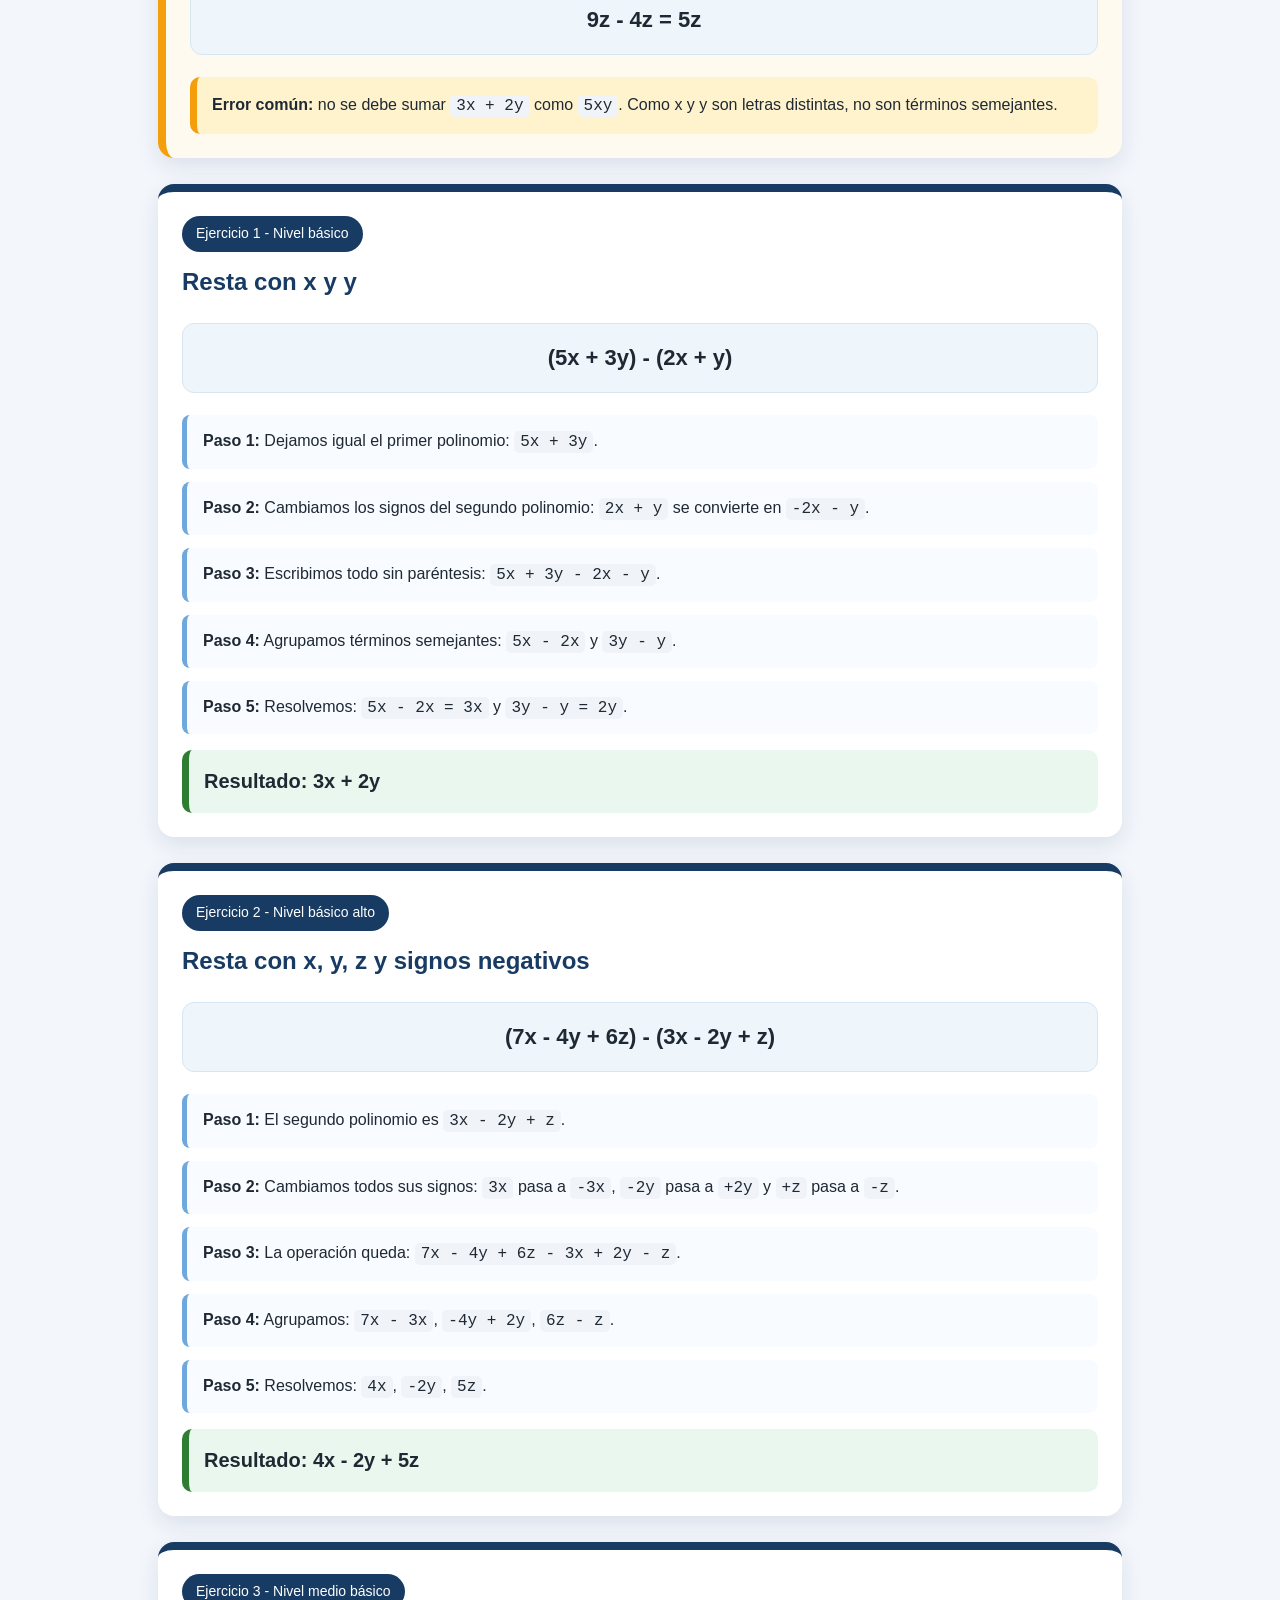
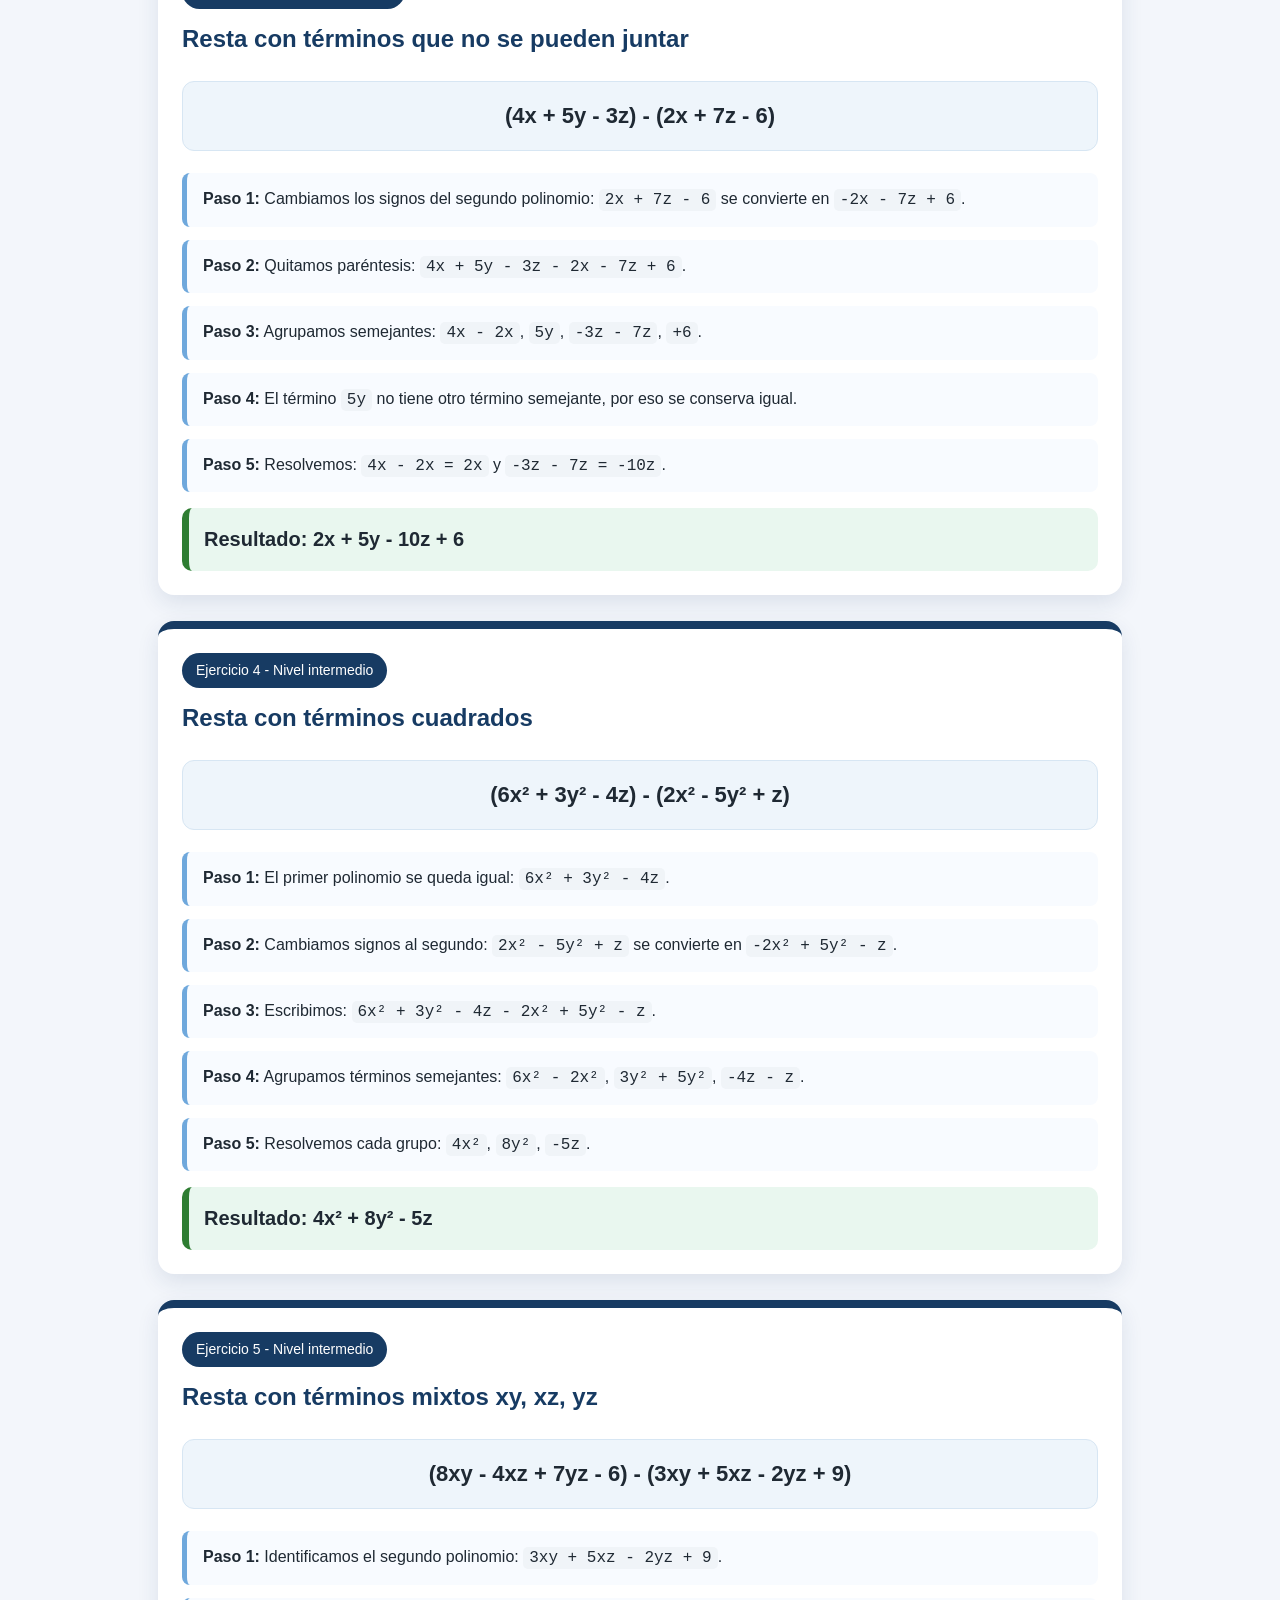
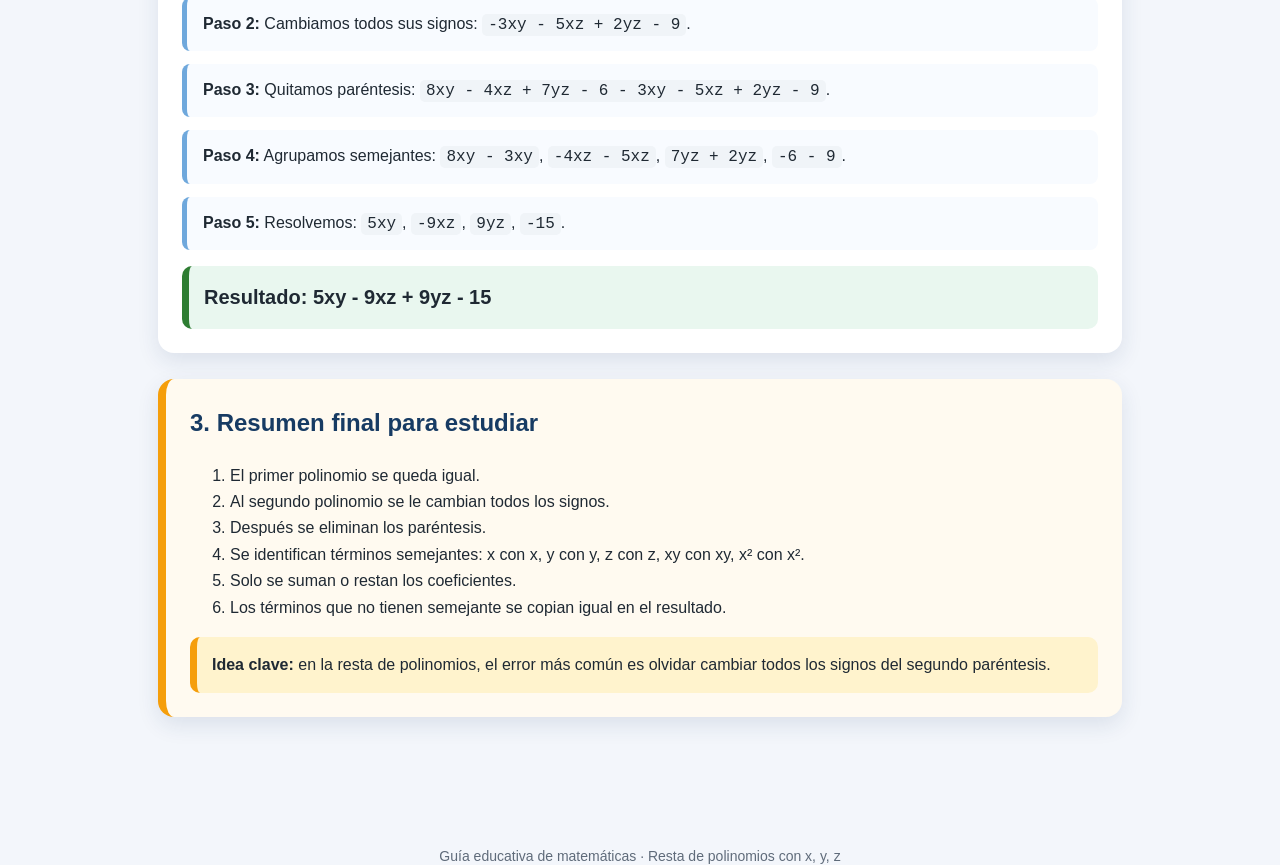
<file: guia_resta_polinomios_xyz.html>
<!DOCTYPE html>
<html lang="es">
<head>
  <meta charset="UTF-8">
  <meta http-equiv="refresh" content="0; url=matematicas/resta-polinomios/guia_resta_polinomios_xyz.html">
  <title>Guía de Resta de Polinomios</title>
</head>
<body>
  <p>Abriendo la guía de resta de polinomios...</p>
  <p><a href="matematicas/resta-polinomios/guia_resta_polinomios_xyz.html">Abrir guía</a></p>
</body>
</html>
</file>
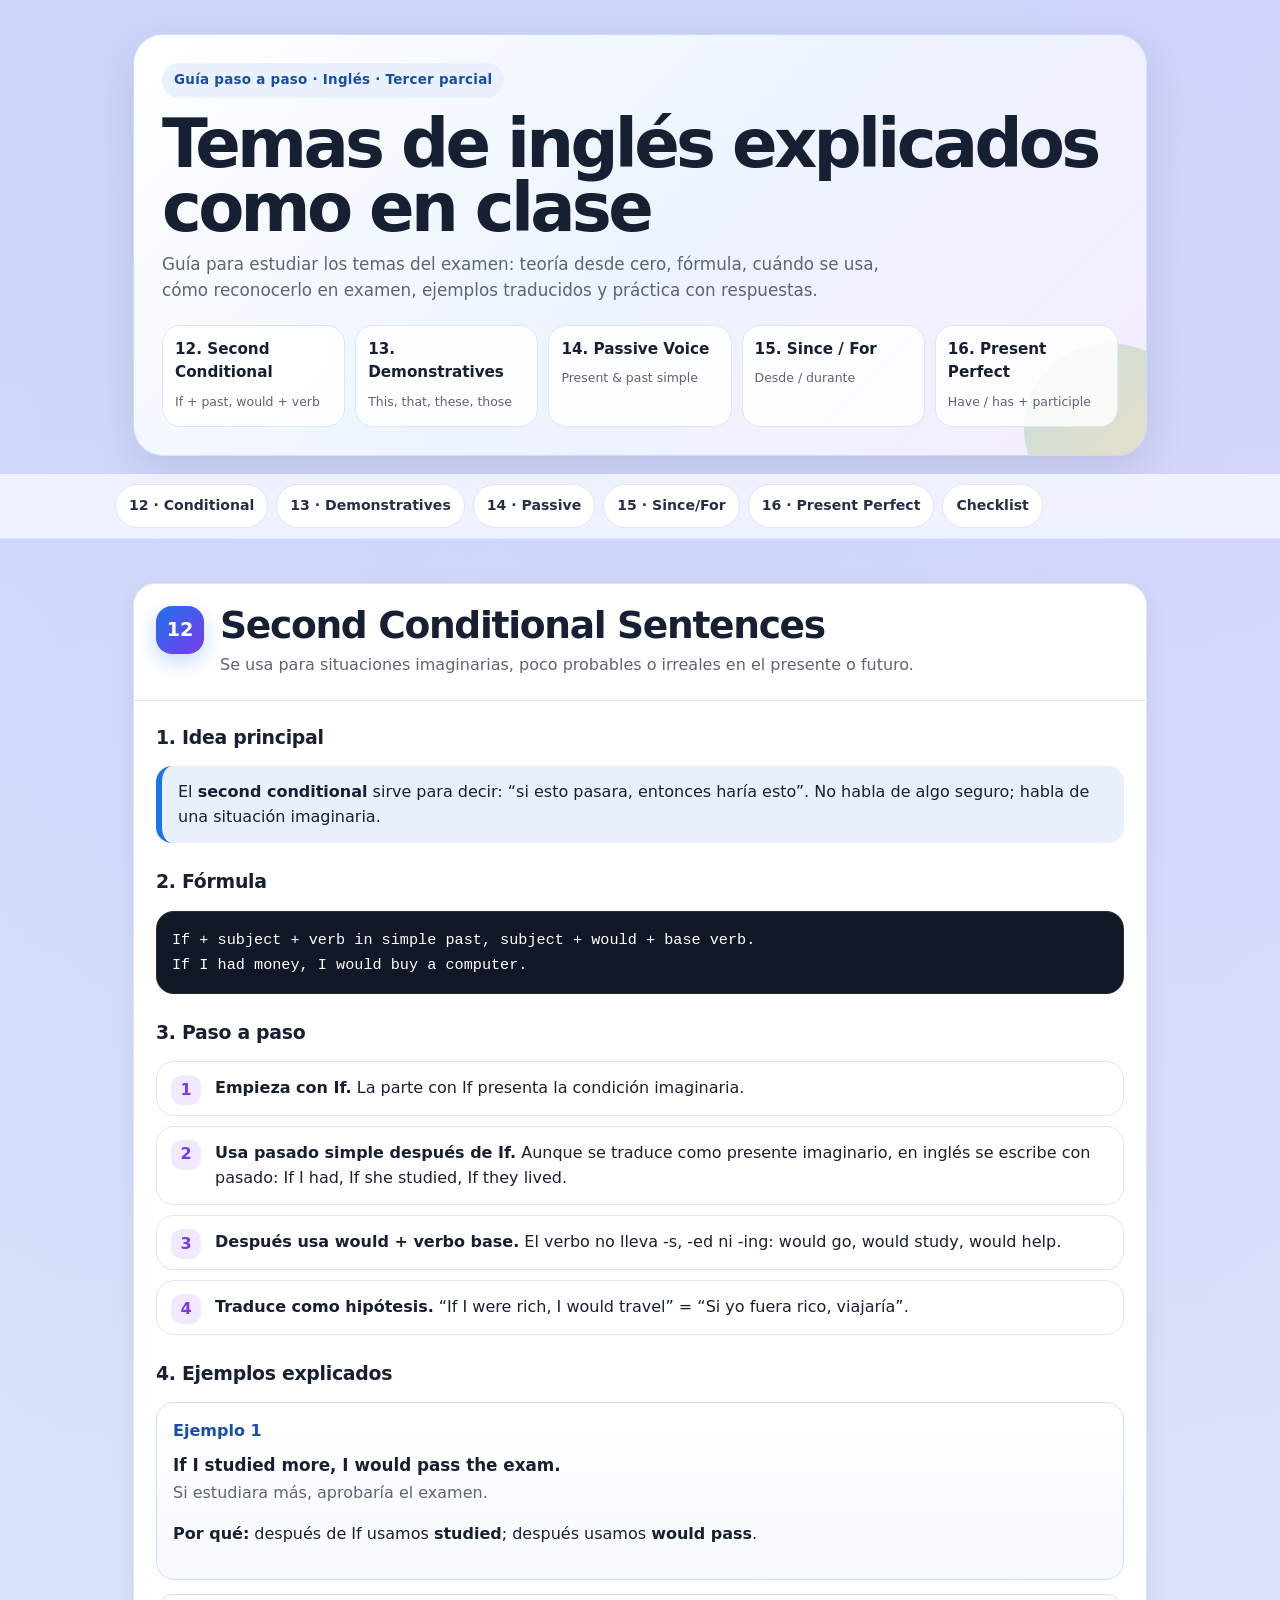
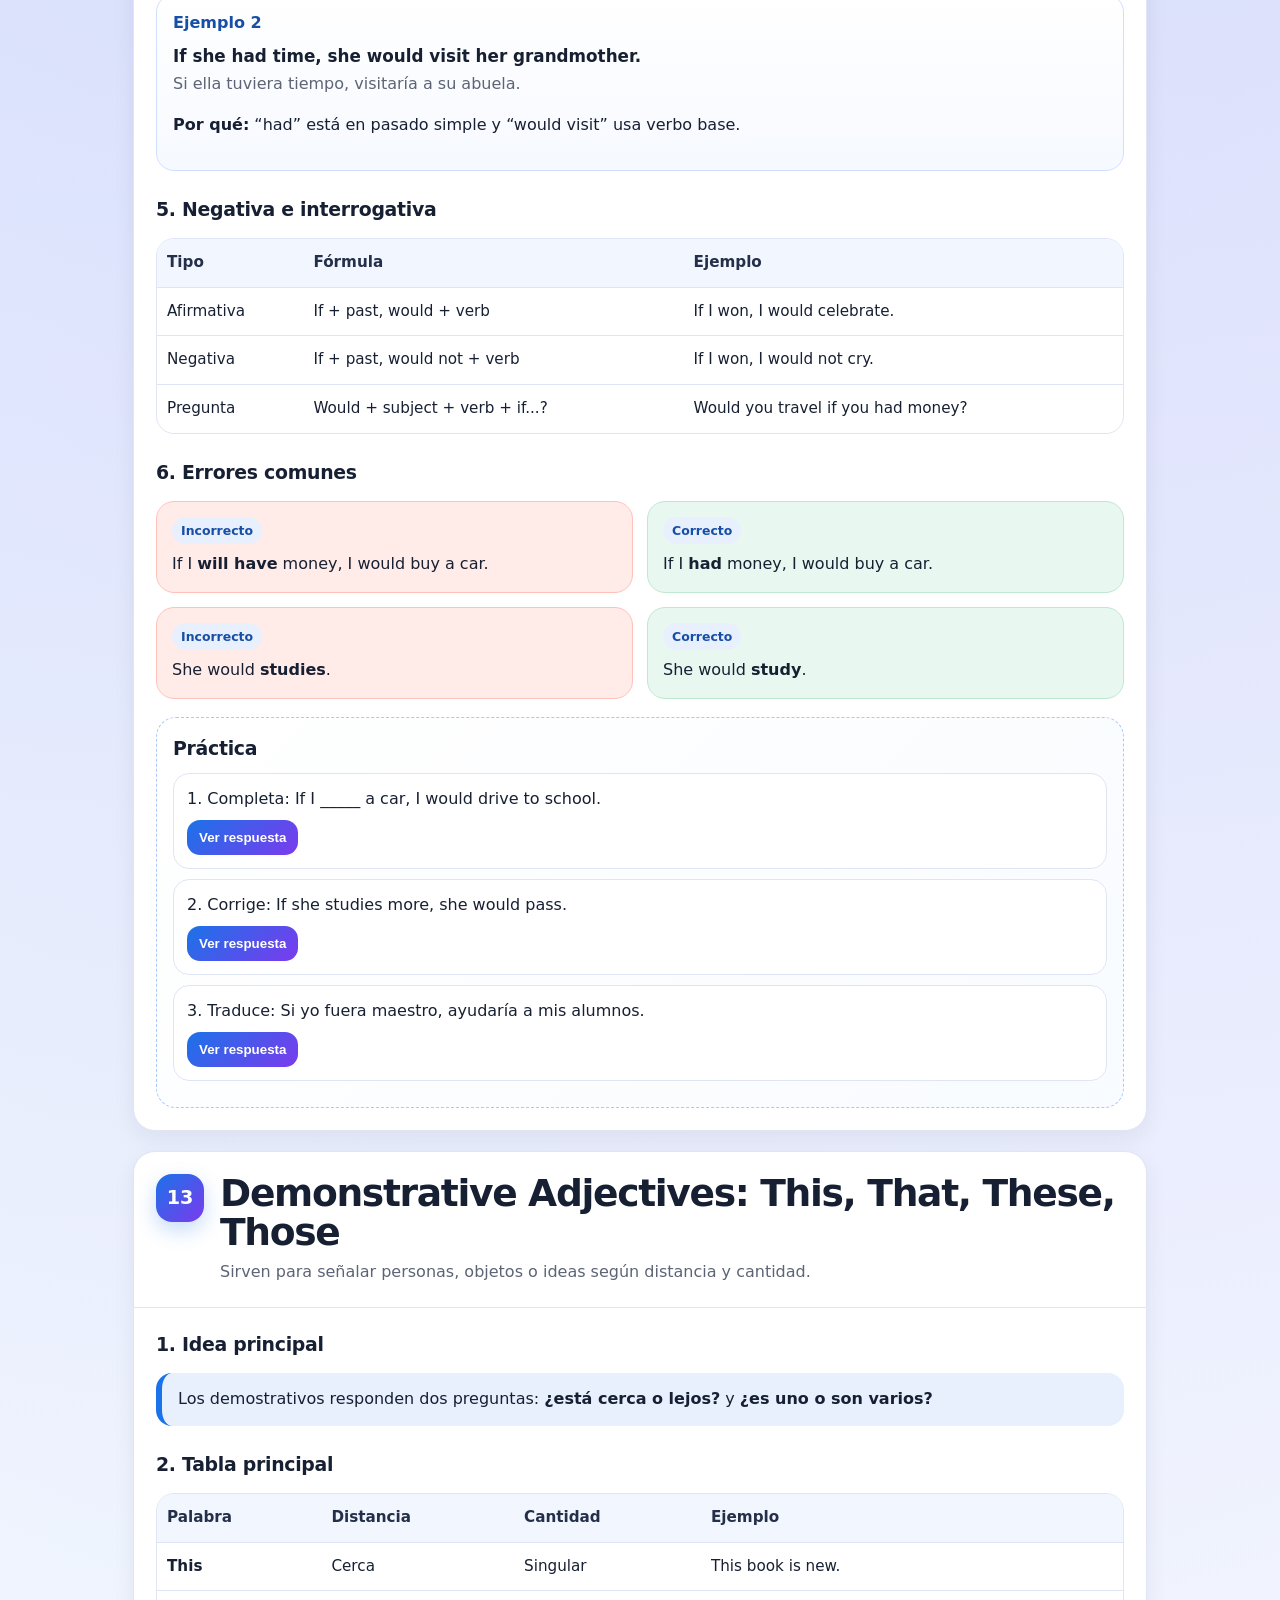
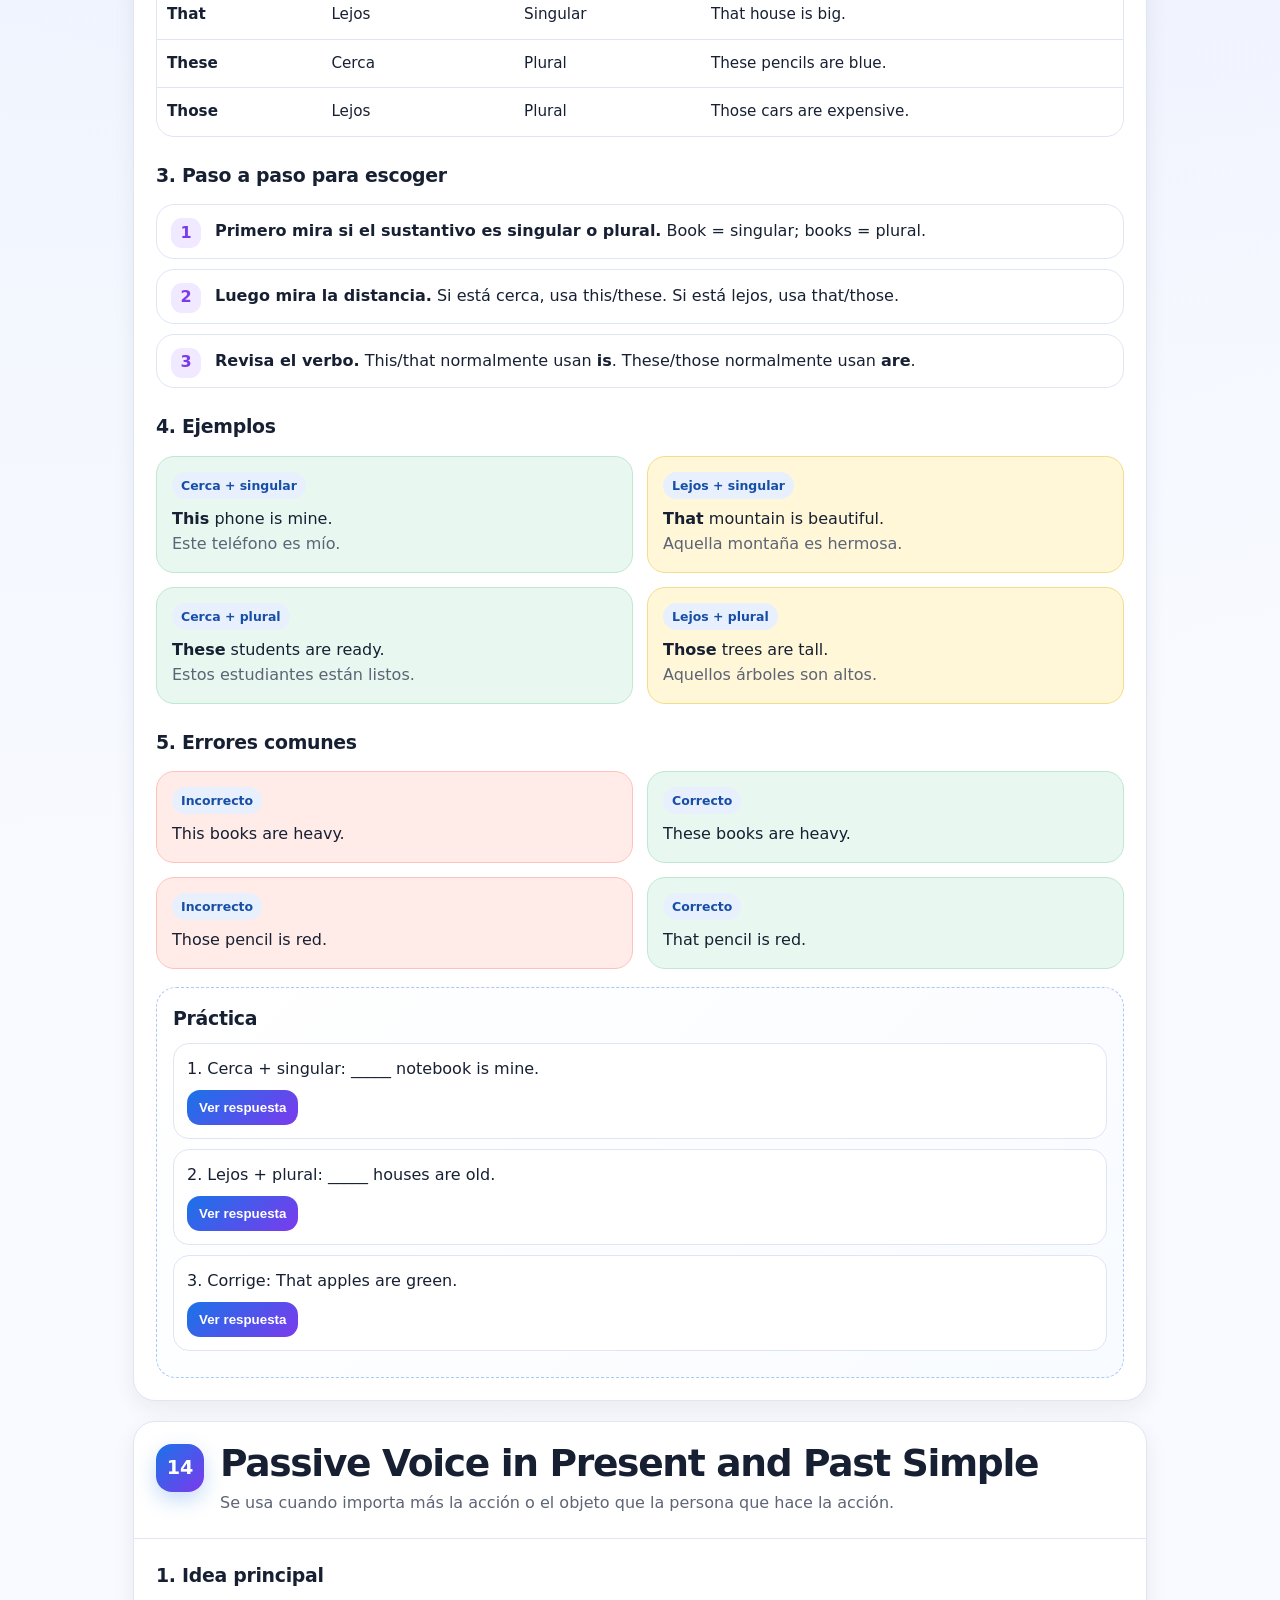
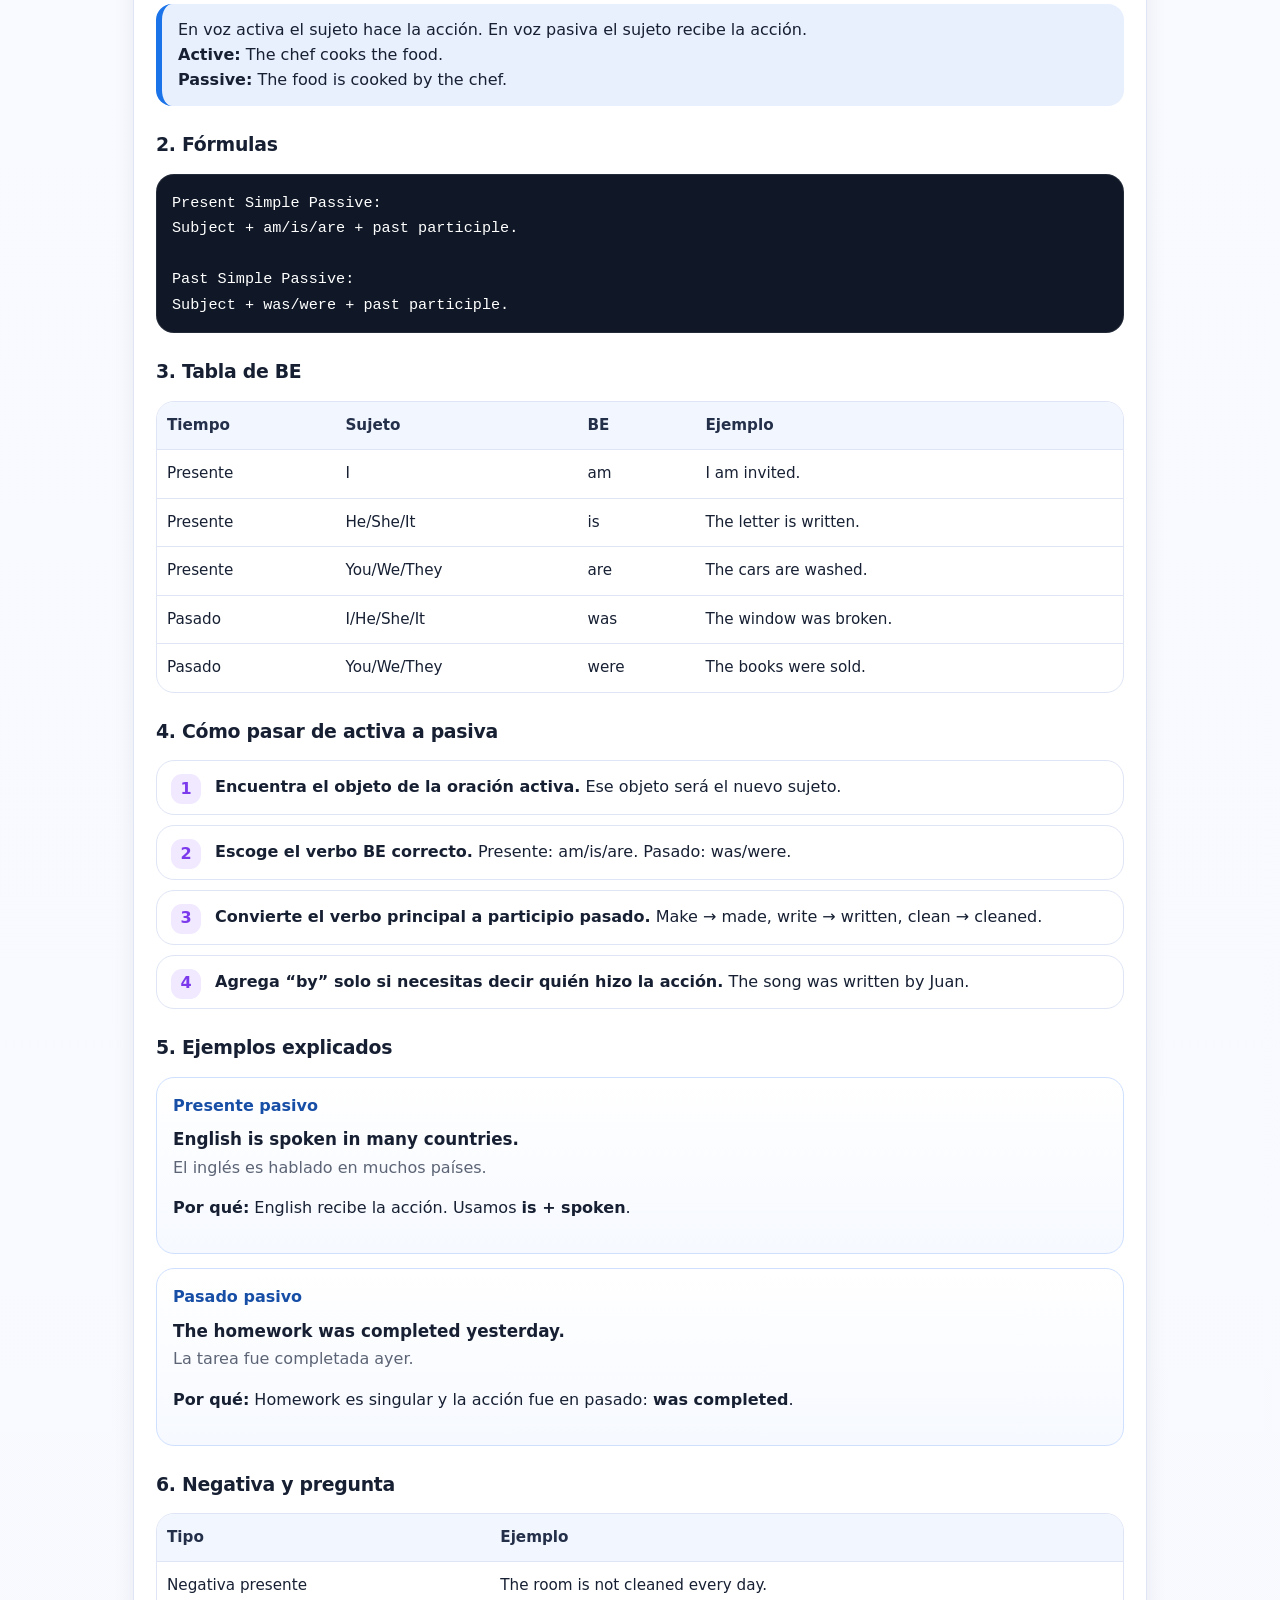
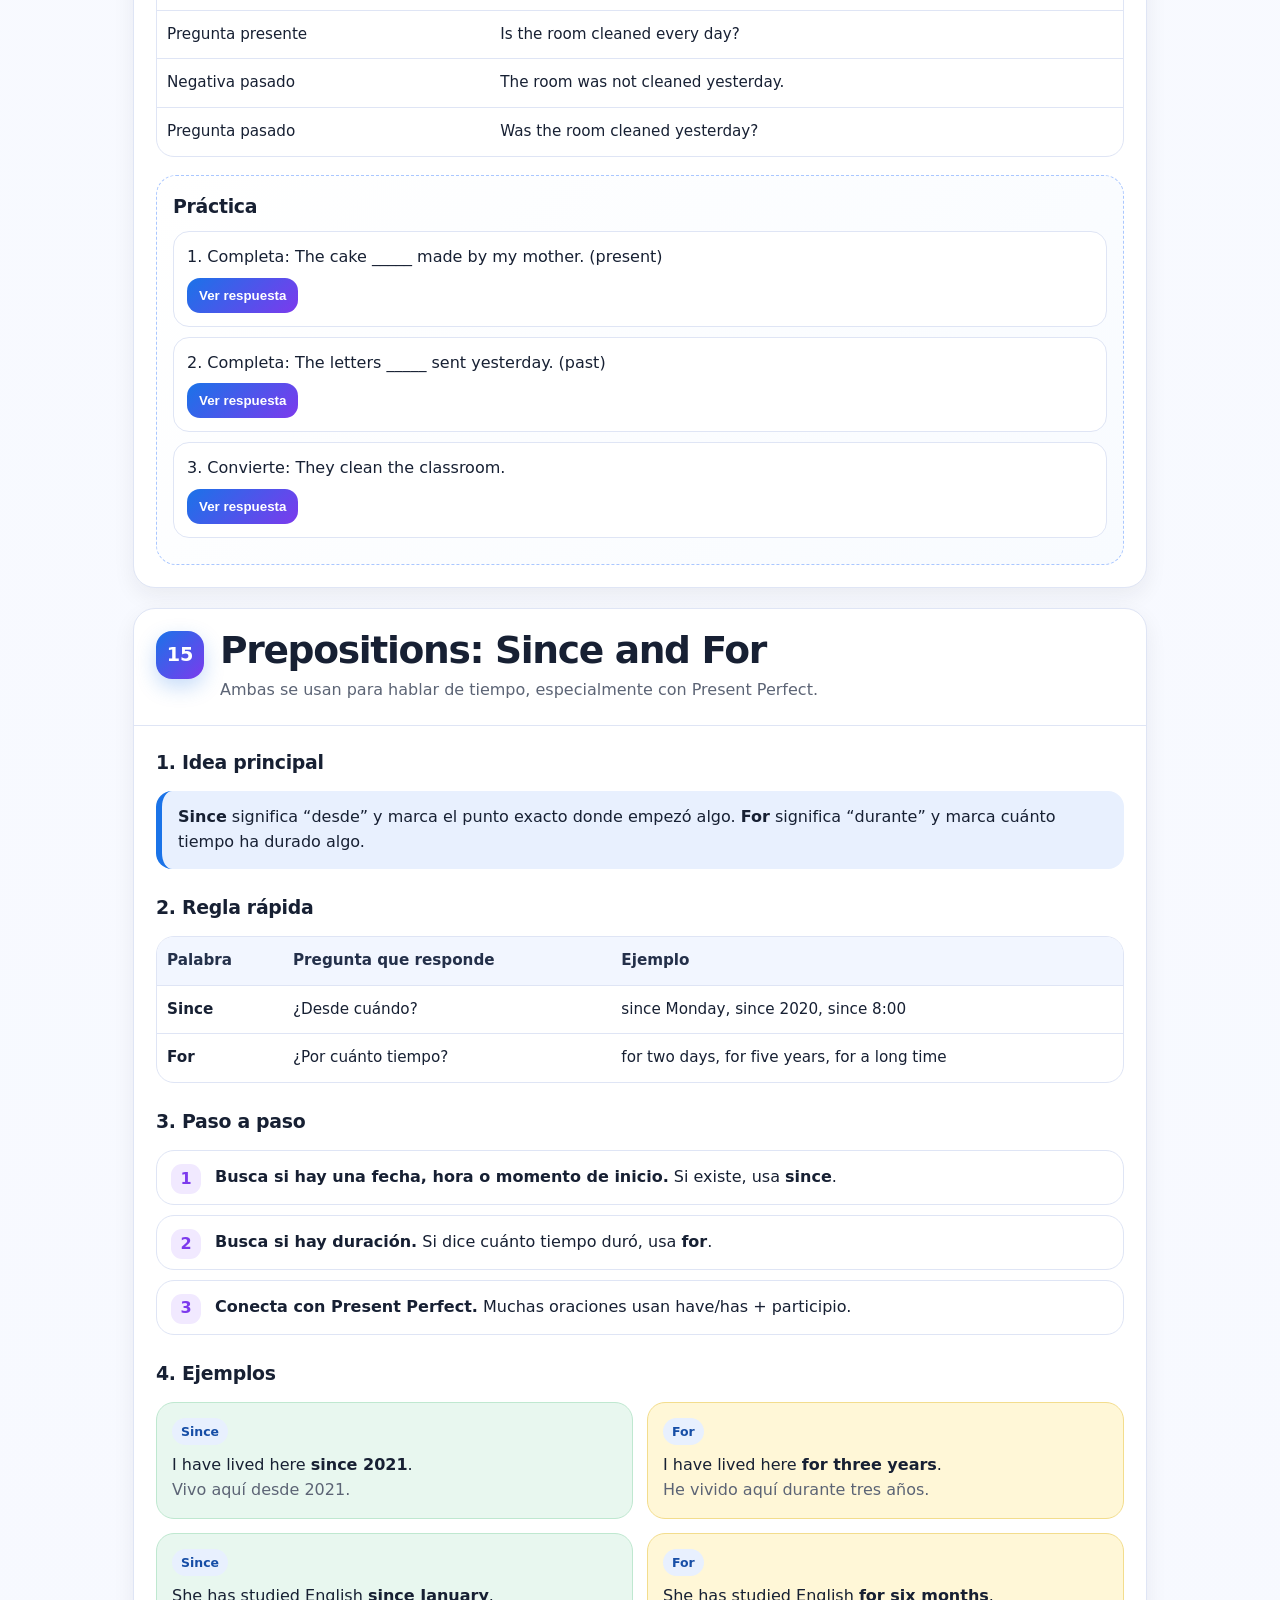
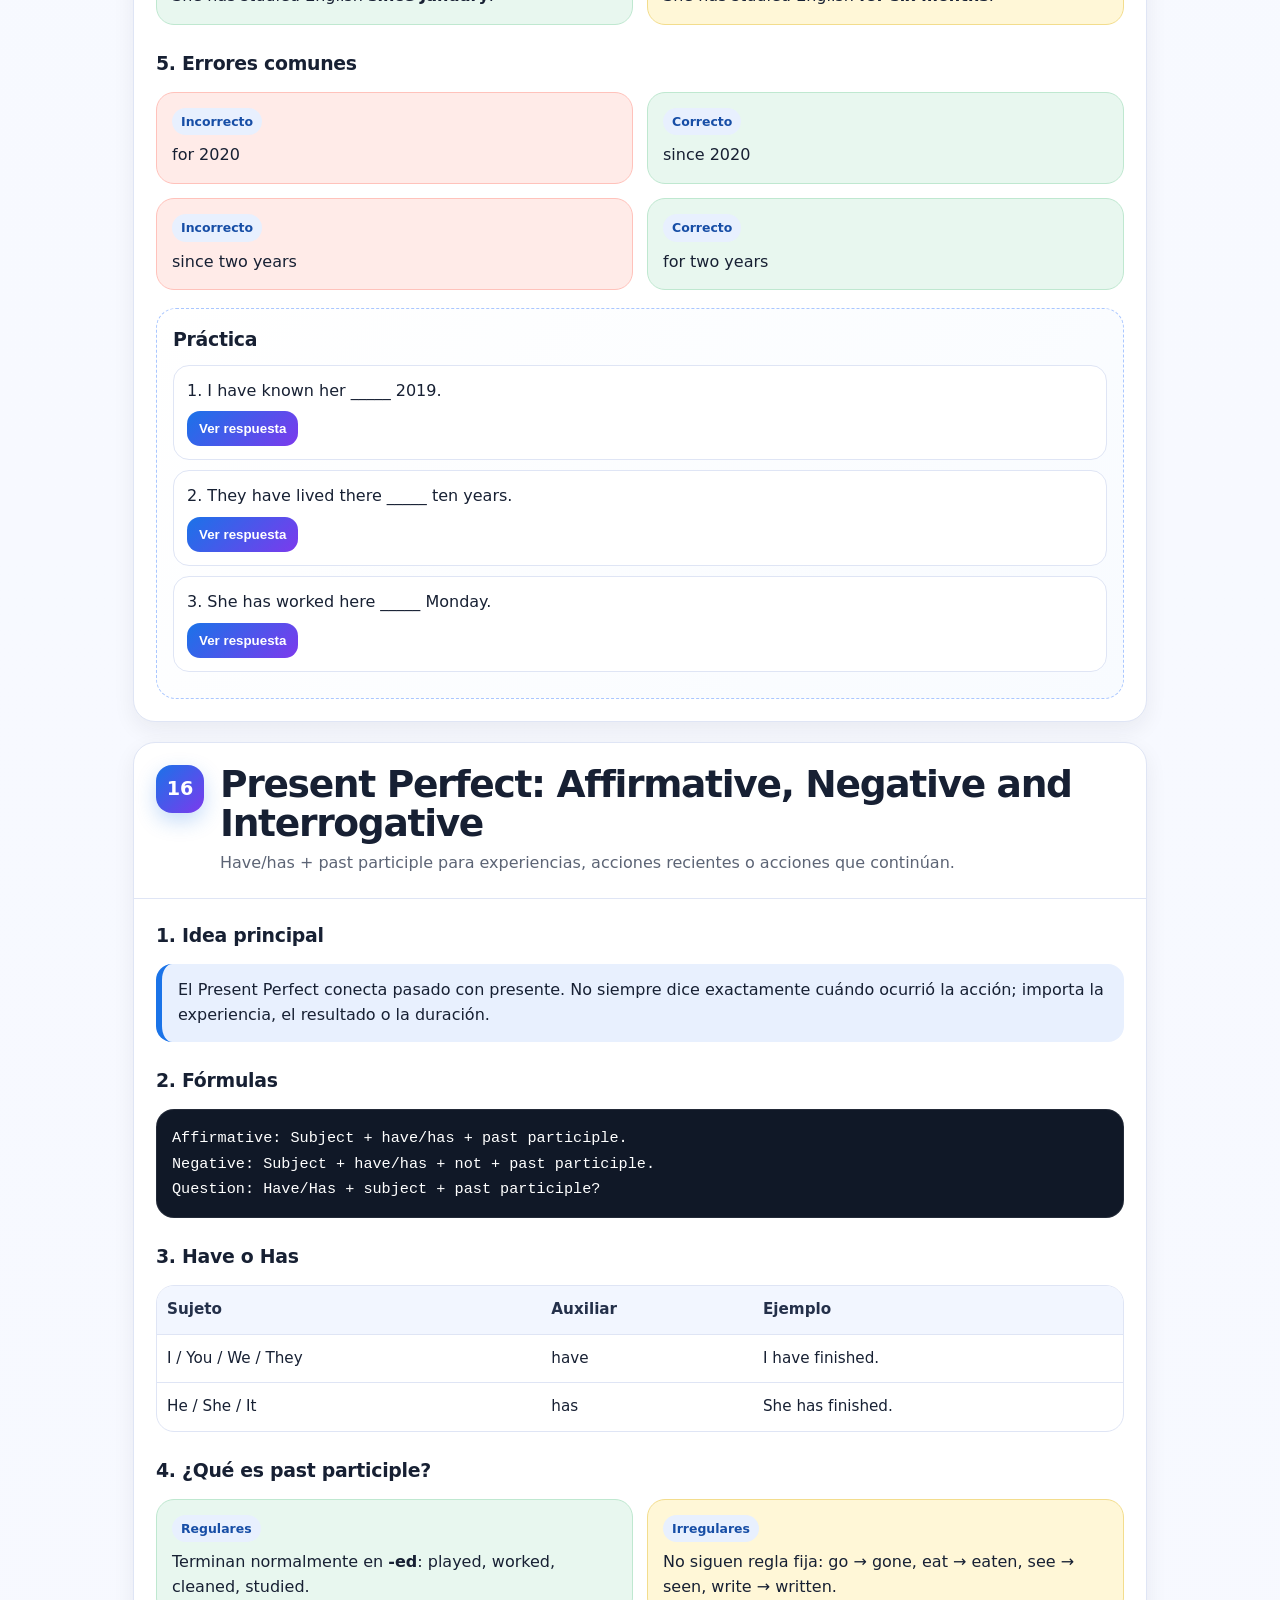
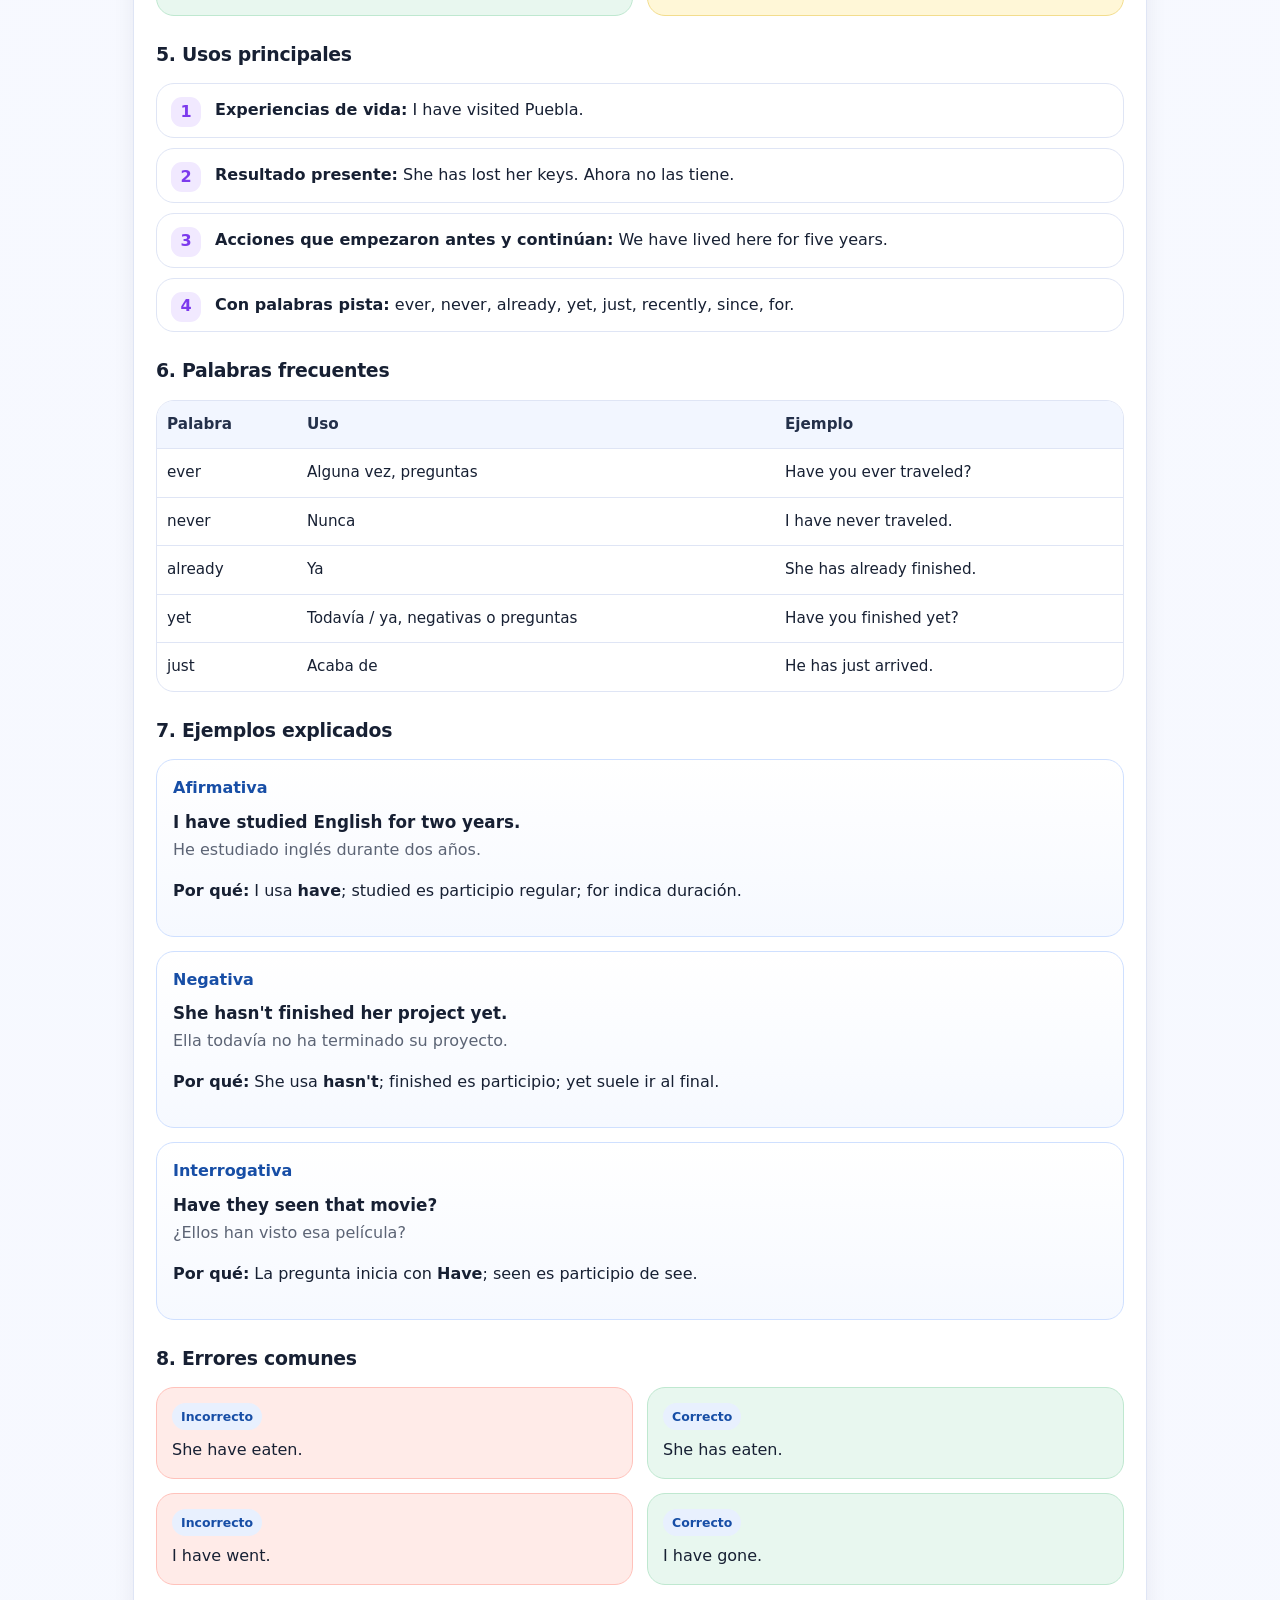
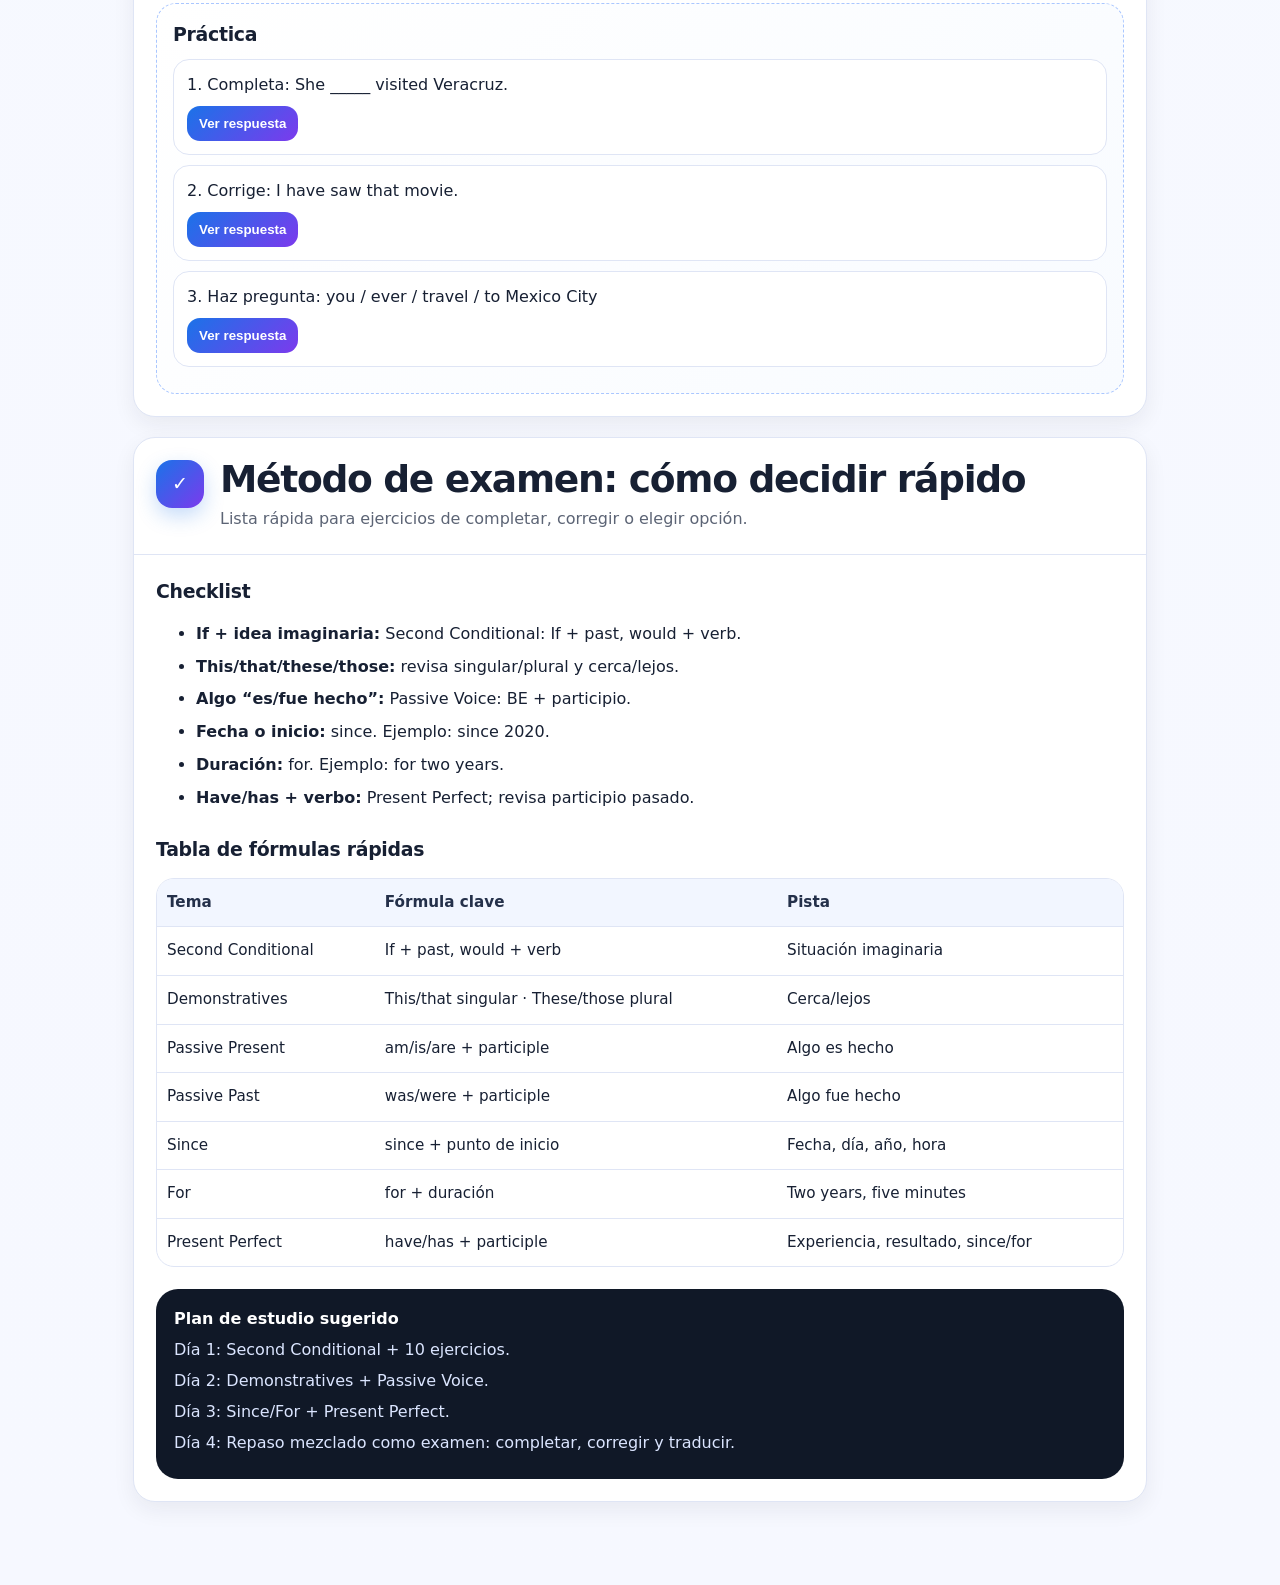
<file: ingles-amairani.html>
<!DOCTYPE html>
<html lang="es">
<head>
  <meta charset="UTF-8" />
  <meta name="viewport" content="width=device-width, initial-scale=1.0" />
  <title>Guía de Inglés — Amairani</title>
  <meta http-equiv="refresh" content="0; url=./guias/guia_ingles_tercer_parcial.html" />
  <style>
    body{margin:0;min-height:100vh;display:grid;place-items:center;font-family:system-ui,-apple-system,BlinkMacSystemFont,'Segoe UI',Arial,sans-serif;background:#f6f8ff;color:#172033;padding:24px}.card{max-width:430px;background:#fff;border:1px solid #dfe5f5;border-radius:24px;padding:24px;box-shadow:0 16px 40px rgba(23,32,51,.1)}h1{margin:0 0 10px;font-size:1.8rem;line-height:1.05}p{color:#5c6475;line-height:1.5}a{display:inline-block;margin-top:10px;background:#1a73e8;color:#fff;text-decoration:none;font-weight:800;border-radius:14px;padding:12px 16px}
  </style>
</head>
<body>
  <main class="card">
    <h1>Guía de Inglés — Amairani</h1>
    <p>Si no se abre automáticamente, toca el botón.</p>
    <a href="./guias/guia_ingles_tercer_parcial.html">Abrir guía</a>
  </main>
</body>
</html>
</file>
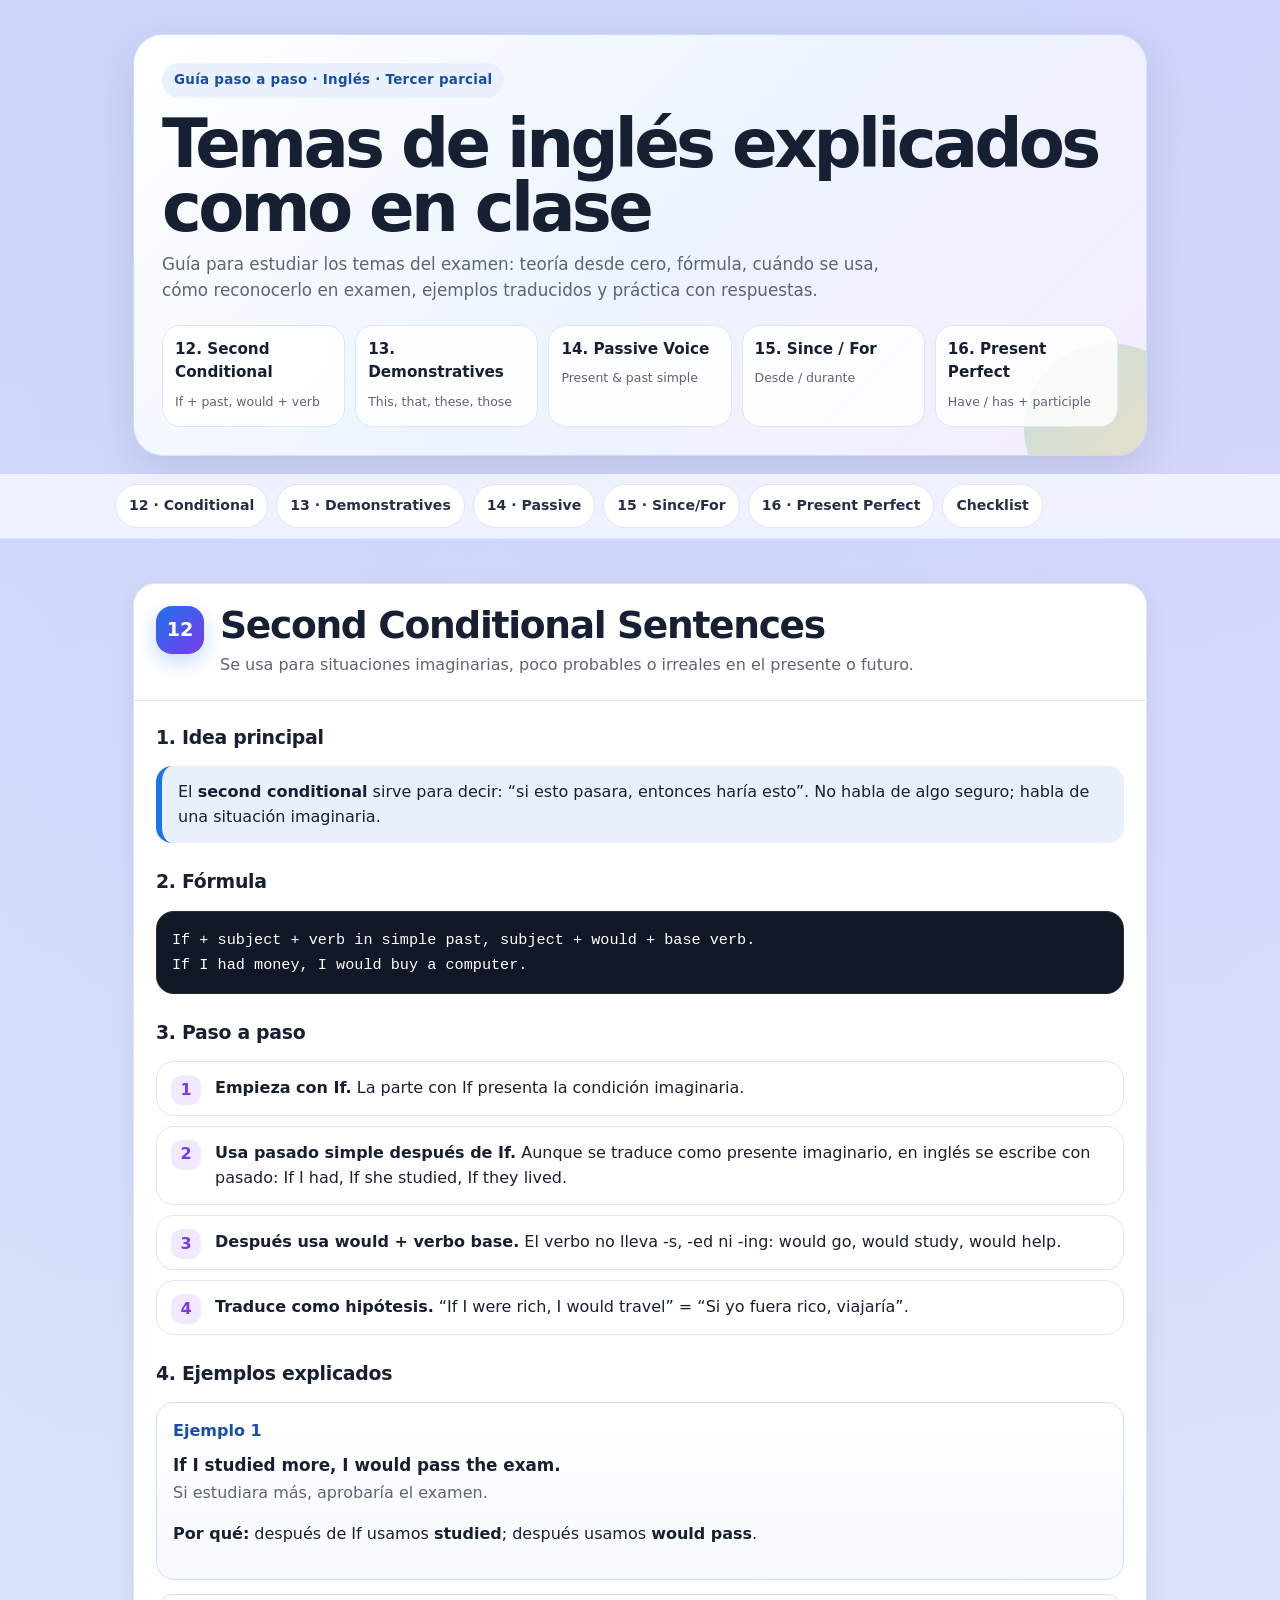
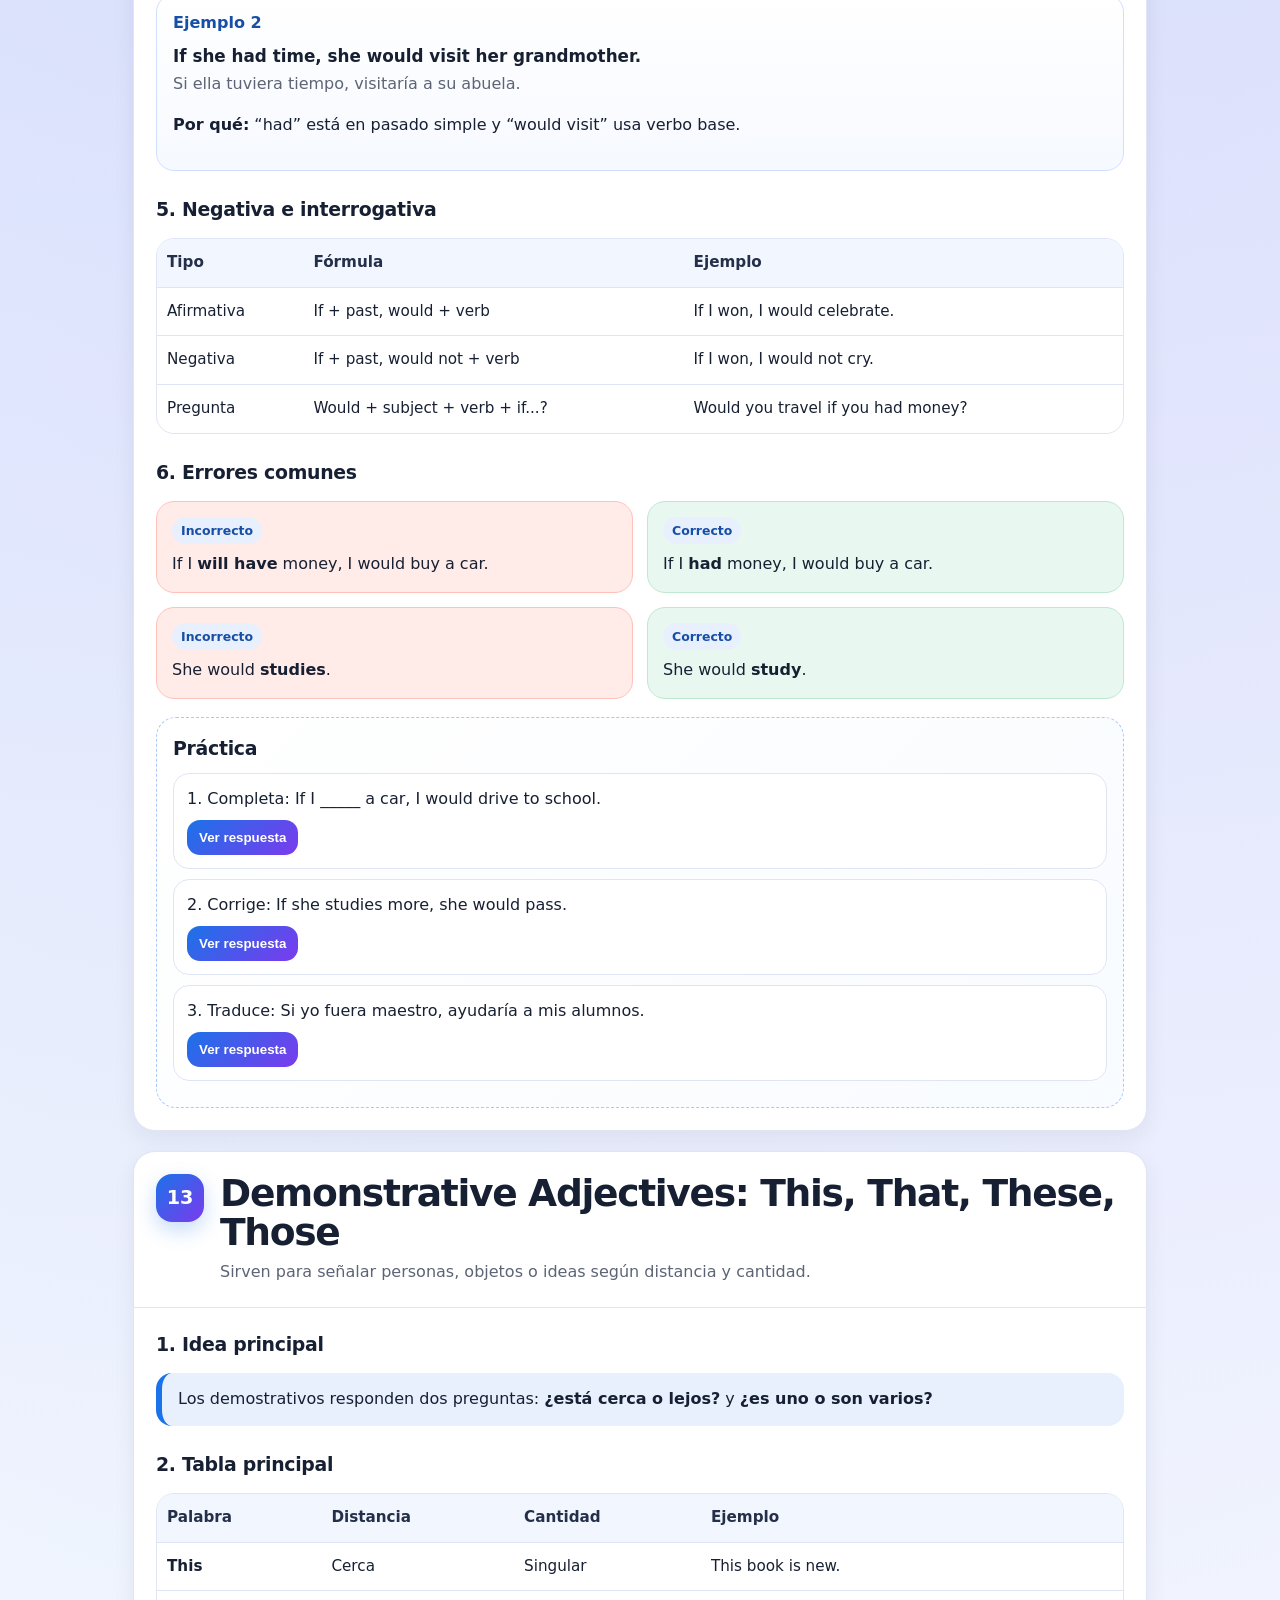
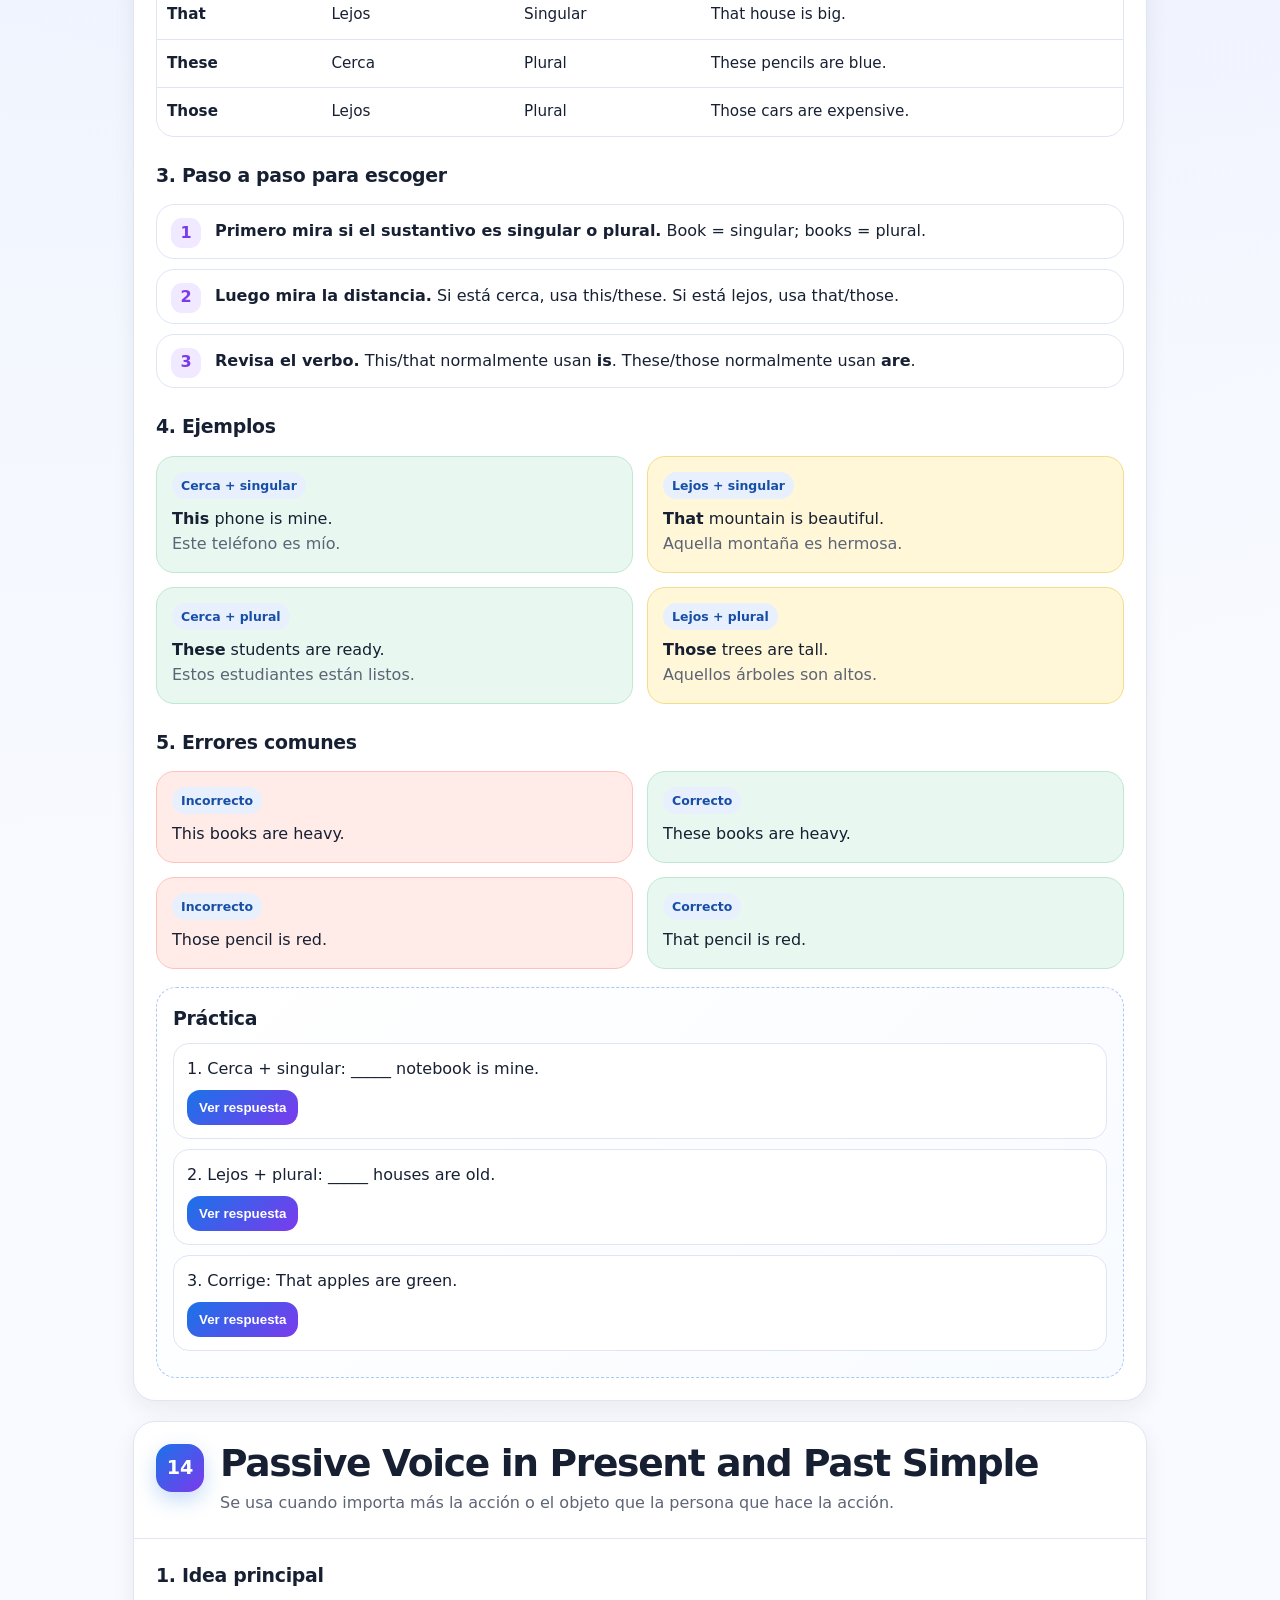
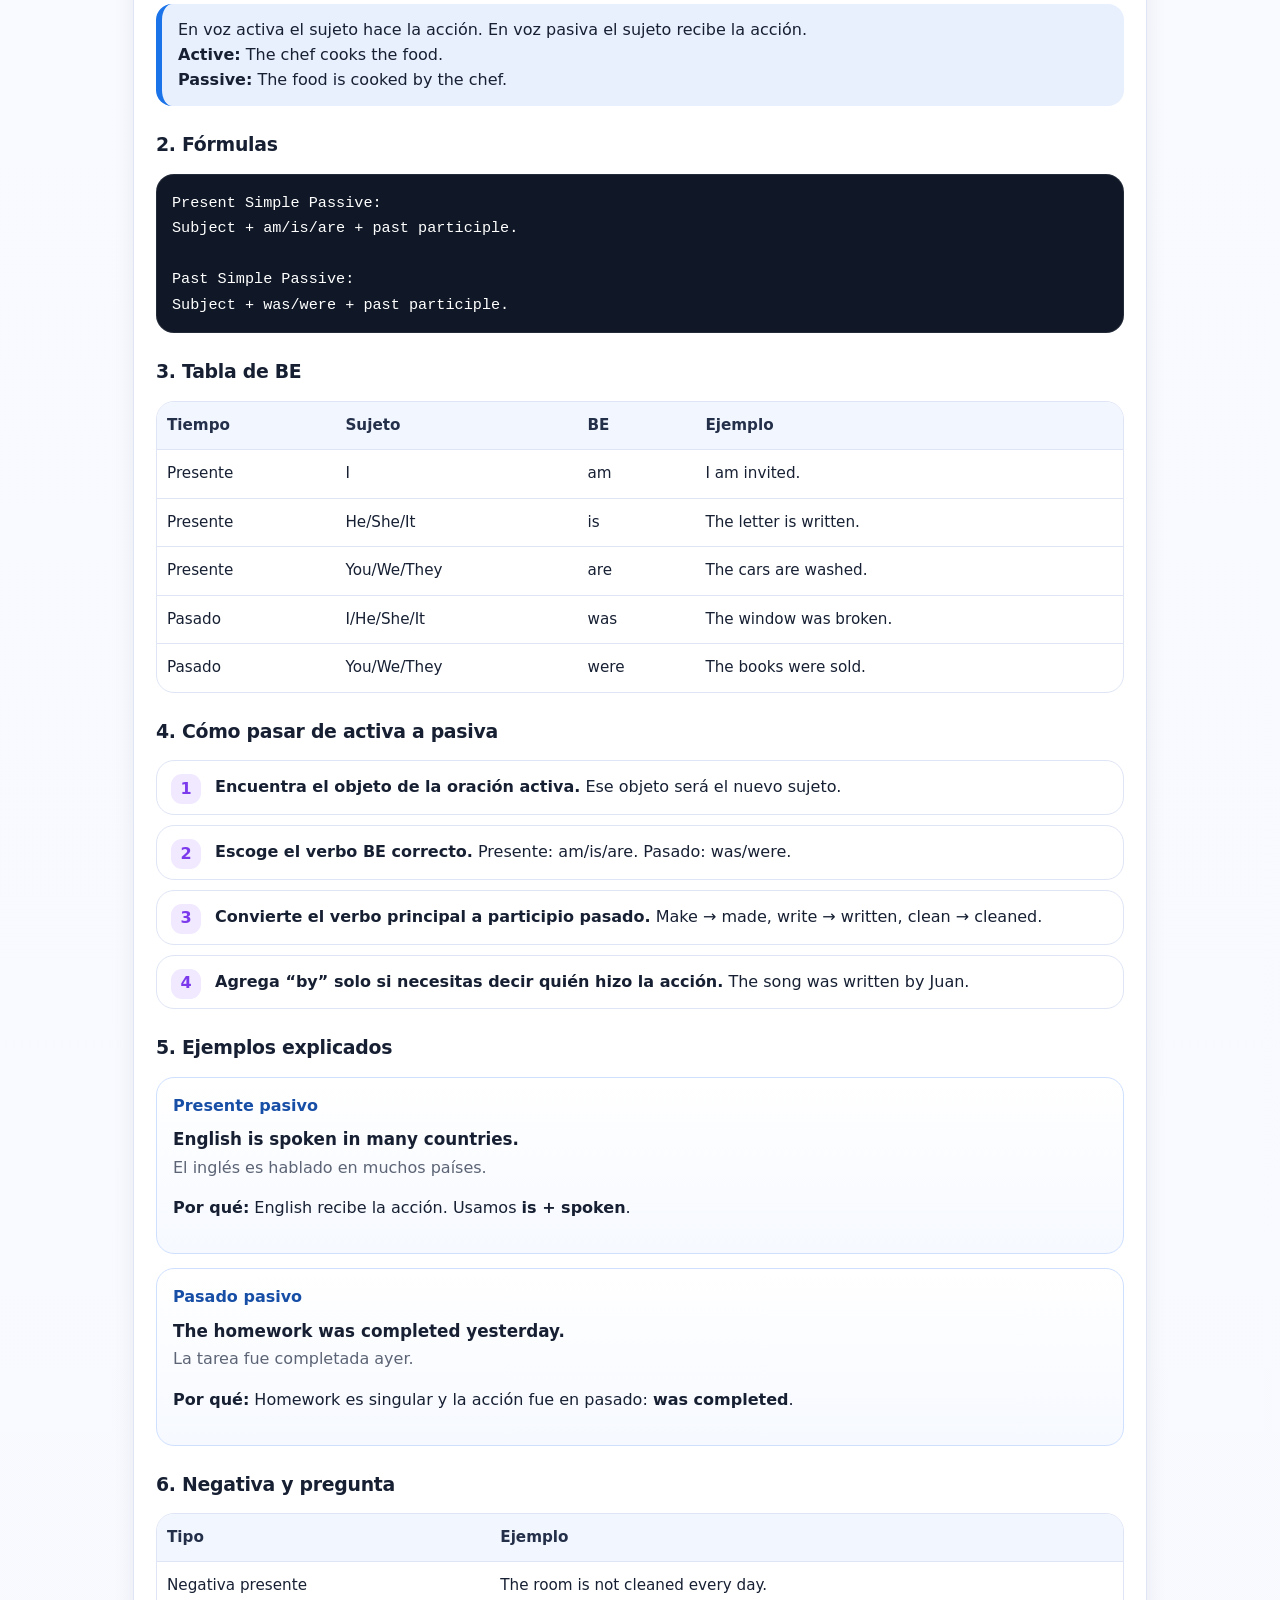
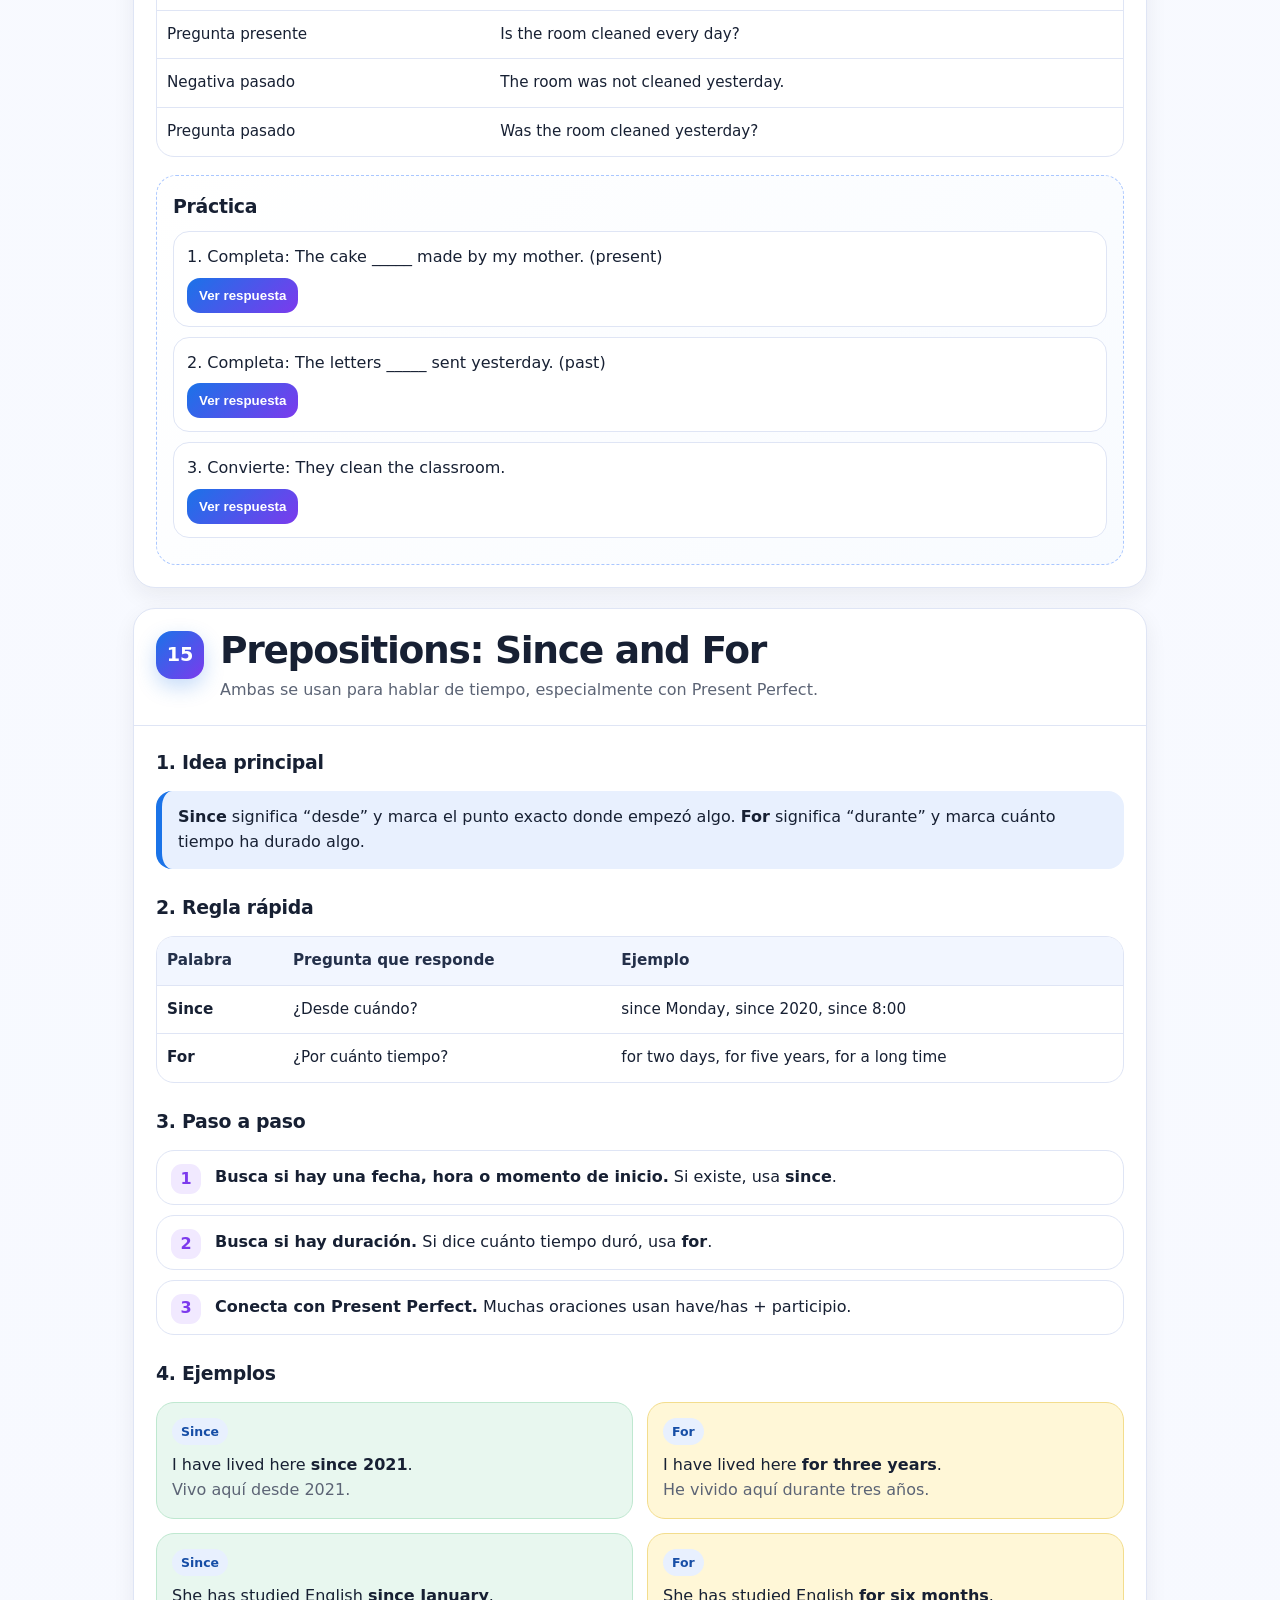
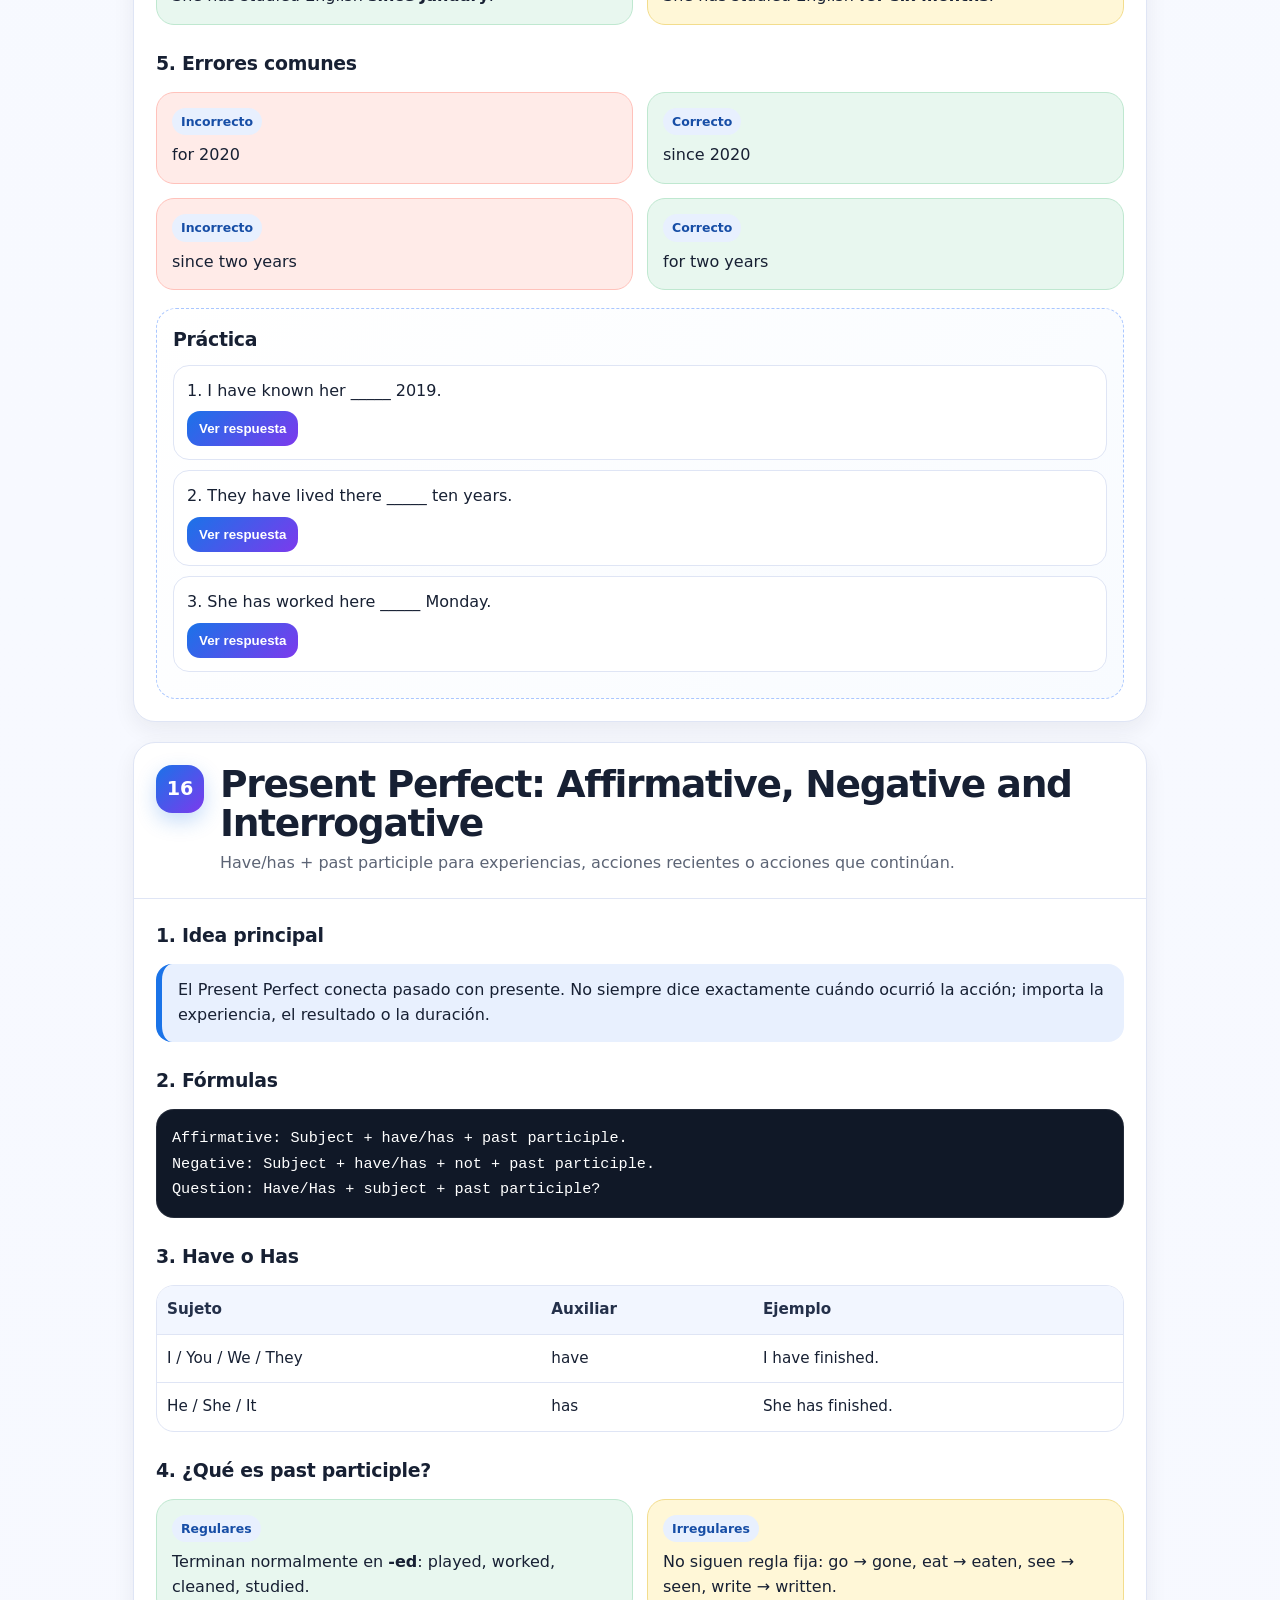
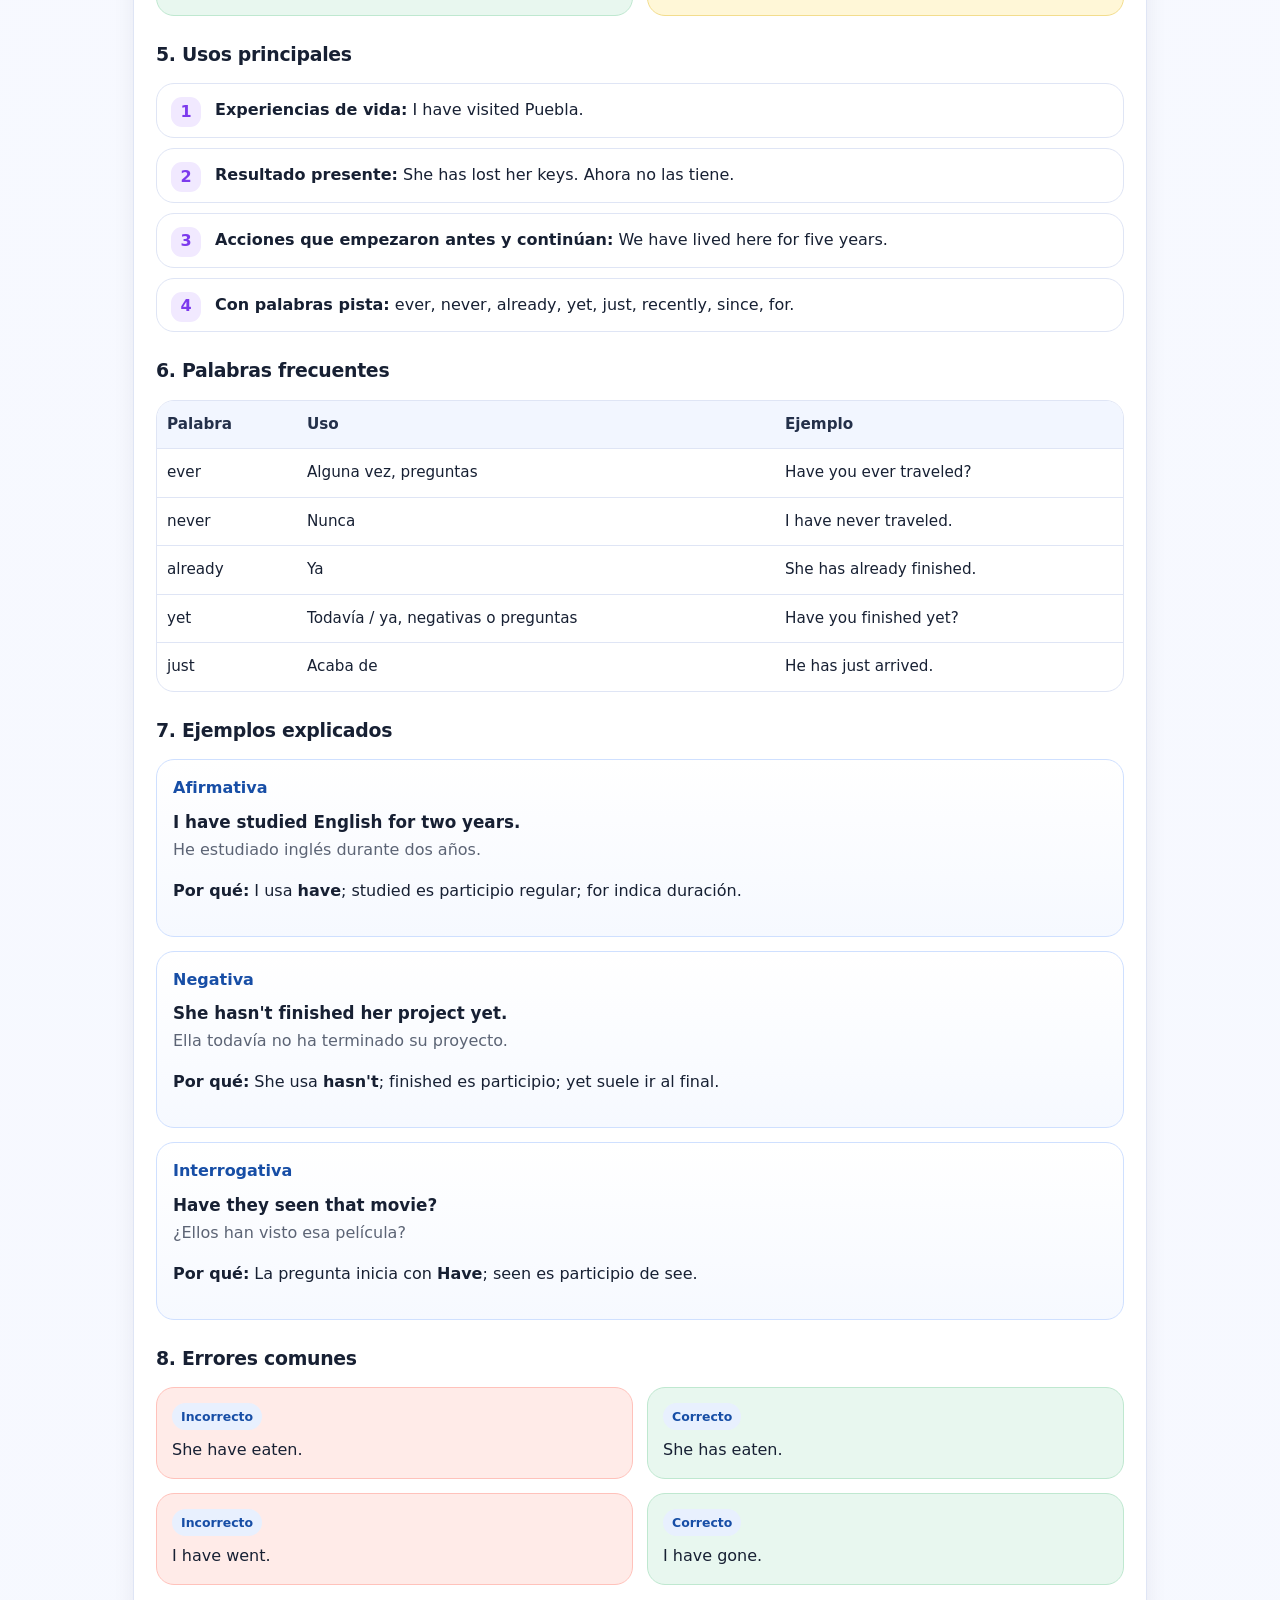
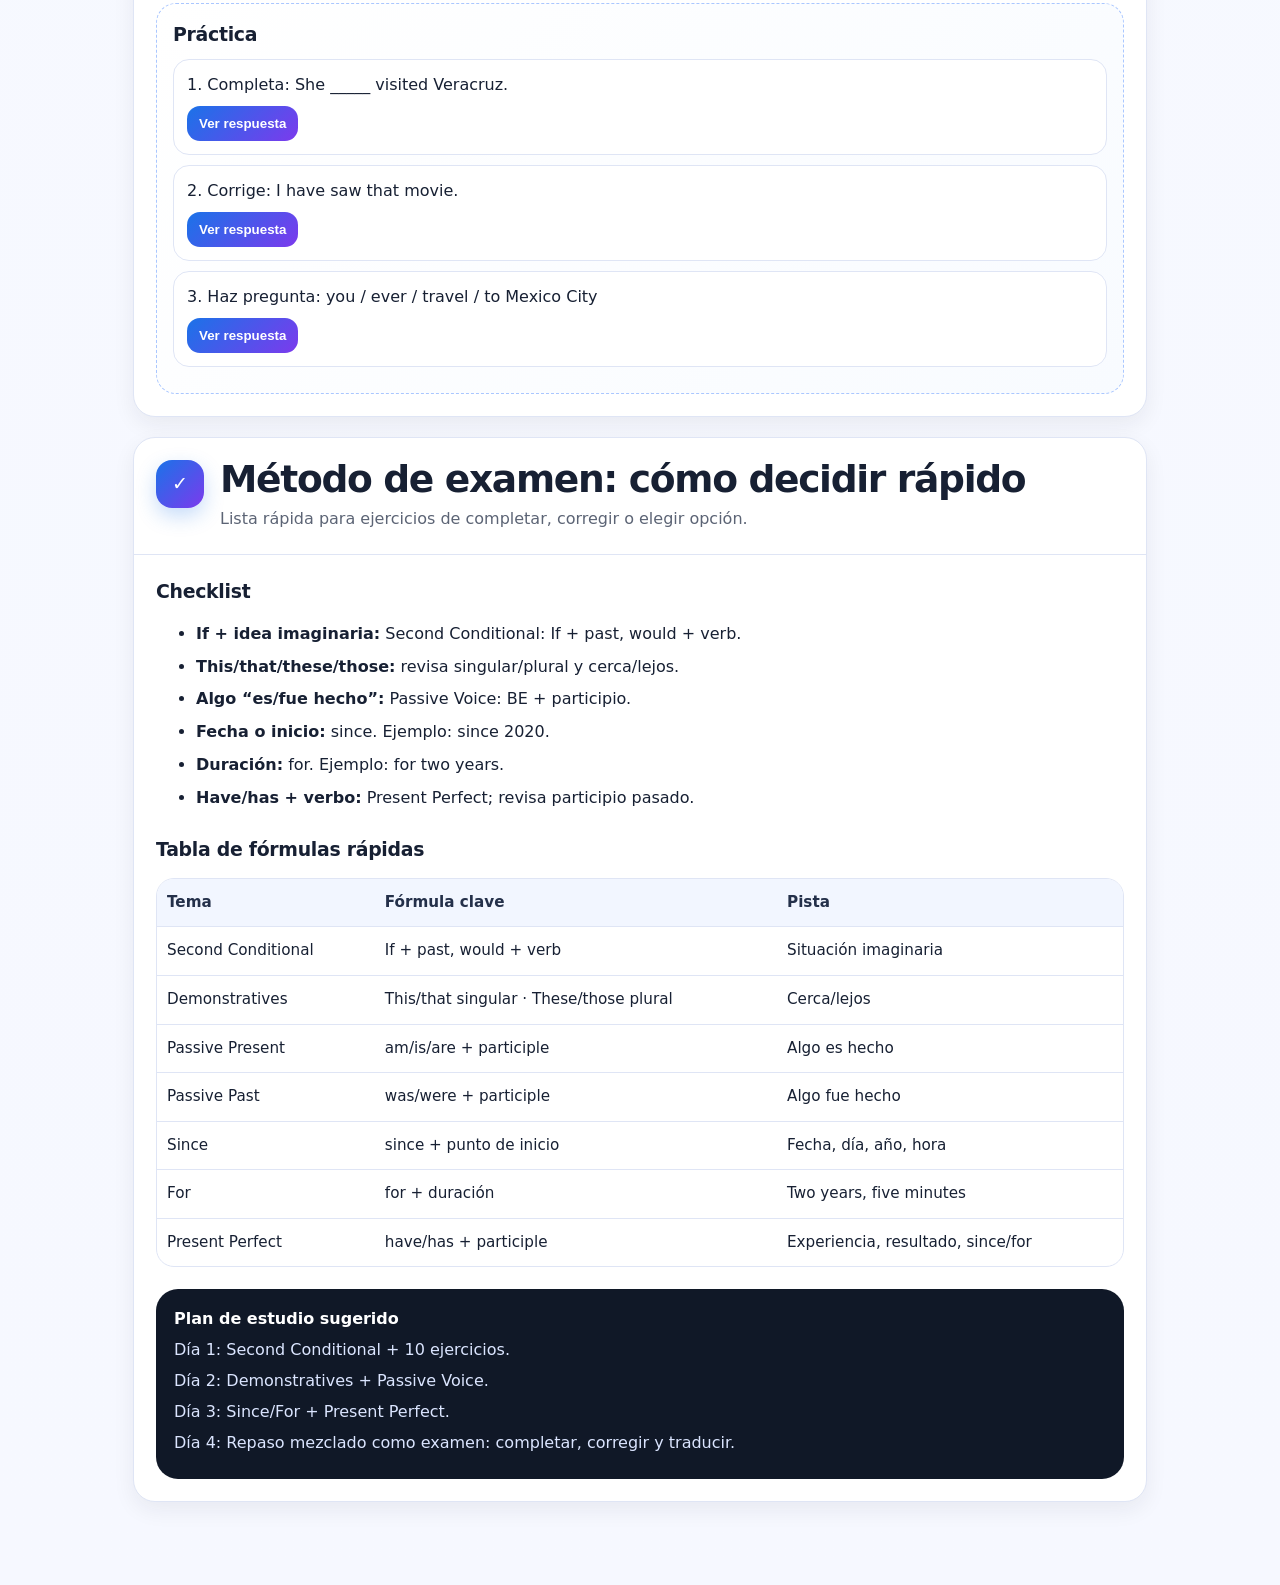
<file: guias/guia_ingles_tercer_parcial.html>
<!DOCTYPE html>
<html lang="es">
<head>
  <meta charset="UTF-8" />
  <meta name="viewport" content="width=device-width, initial-scale=1.0" />
  <title>Guía de Inglés — Tercer Parcial</title>
  <style>
    :root{
      --bg:#f6f8ff;--paper:#fff;--ink:#172033;--muted:#5c6475;--line:#dfe5f5;
      --blue:#1a73e8;--purple:#7c3aed;--green:#0f9d58;--yellow:#fbbc04;--red:#ea4335;
      --soft-blue:#e8f0fe;--soft-purple:#f1e9ff;--soft-green:#e8f7ef;--soft-yellow:#fff7d7;--soft-red:#ffebe8;
      --shadow:0 16px 40px rgba(23,32,51,.10);--radius:22px;
    }
    *{box-sizing:border-box}html{scroll-behavior:smooth}body{margin:0;font-family:system-ui,-apple-system,BlinkMacSystemFont,"Segoe UI",Arial,sans-serif;background:radial-gradient(circle at top left,rgba(26,115,232,.16),transparent 32%),radial-gradient(circle at top right,rgba(124,58,237,.15),transparent 28%),linear-gradient(180deg,#f9fbff 0%,var(--bg) 100%);color:var(--ink);line-height:1.55}
    header{padding:34px 18px 18px;max-width:1050px;margin:auto}.hero{background:linear-gradient(135deg,#fff 0%,#edf4ff 50%,#f4edff 100%);border:1px solid rgba(26,115,232,.18);border-radius:30px;box-shadow:var(--shadow);padding:28px;overflow:hidden;position:relative}.hero:after{content:"";position:absolute;width:170px;height:170px;border-radius:50%;background:linear-gradient(135deg,rgba(15,157,88,.2),rgba(251,188,4,.26));right:-48px;bottom:-58px}.eyebrow{display:inline-flex;align-items:center;gap:8px;padding:7px 12px;border-radius:999px;color:#174ea6;background:rgba(232,240,254,.9);font-weight:800;font-size:.84rem;letter-spacing:.02em}h1{margin:14px 0 10px;font-size:clamp(2rem,7vw,4.2rem);line-height:.96;letter-spacing:-.055em}.subtitle{max-width:760px;font-size:1.05rem;color:var(--muted);margin:0}.hero-grid{display:grid;grid-template-columns:repeat(5,1fr);gap:10px;margin-top:22px;position:relative;z-index:2}.mini-card{background:rgba(255,255,255,.84);border:1px solid var(--line);border-radius:18px;padding:12px;min-height:84px}.mini-card strong{display:block;font-size:.95rem;margin-bottom:4px}.mini-card span{font-size:.78rem;color:var(--muted)}
    nav{position:sticky;top:0;z-index:10;backdrop-filter:blur(14px);background:rgba(246,248,255,.82);border-bottom:1px solid rgba(223,229,245,.88);overflow-x:auto;white-space:nowrap;padding:10px 14px}nav .nav-inner{max-width:1050px;margin:auto;display:flex;gap:8px}nav a{display:inline-flex;text-decoration:none;color:#24304a;font-weight:800;font-size:.88rem;padding:10px 13px;border-radius:999px;background:#fff;border:1px solid var(--line)}
    main{max-width:1050px;margin:auto;padding:24px 18px 70px}section.topic{background:var(--paper);border:1px solid var(--line);border-radius:var(--radius);box-shadow:0 8px 22px rgba(23,32,51,.065);margin:20px 0;overflow:hidden}.topic-head{padding:22px;display:grid;grid-template-columns:auto 1fr;gap:16px;align-items:start;border-bottom:1px solid var(--line)}.num{width:48px;height:48px;display:grid;place-items:center;border-radius:16px;color:#fff;font-size:1.2rem;font-weight:900;background:linear-gradient(135deg,var(--blue),var(--purple));box-shadow:0 8px 20px rgba(26,115,232,.25)}h2{margin:0;font-size:clamp(1.45rem,4.6vw,2.35rem);line-height:1.04;letter-spacing:-.035em}.topic-head p{margin:8px 0 0;color:var(--muted)}.content{padding:22px}h3{margin:24px 0 10px;font-size:1.18rem;letter-spacing:-.015em}.first-h3{margin-top:0}.teacher-note{border-left:6px solid var(--blue);background:var(--soft-blue);padding:14px 16px;border-radius:16px;margin:14px 0}.formula{background:#101827;color:#fff;border-radius:18px;padding:16px;margin:14px 0;overflow-x:auto;box-shadow:inset 0 0 0 1px rgba(255,255,255,.08)}.formula code{font-family:Consolas,monospace;font-size:.95rem;white-space:pre-wrap}.steps{counter-reset:step;display:grid;gap:10px;margin:14px 0}.step{counter-increment:step;border:1px solid var(--line);border-radius:18px;padding:14px 14px 14px 58px;position:relative;background:#fff}.step:before{content:counter(step);position:absolute;left:14px;top:13px;width:30px;height:30px;display:grid;place-items:center;border-radius:11px;background:var(--soft-purple);color:var(--purple);font-weight:900}.grid-2{display:grid;grid-template-columns:1fr 1fr;gap:14px;margin:14px 0}.box{border:1px solid var(--line);border-radius:18px;padding:15px;background:#fff}.box.green{background:var(--soft-green);border-color:#bfe8d0}.box.yellow{background:var(--soft-yellow);border-color:#f3dd8d}.box.red{background:var(--soft-red);border-color:#ffc2bb}.box.purple{background:var(--soft-purple);border-color:#d8c2ff}.tag{display:inline-flex;padding:4px 9px;border-radius:999px;font-size:.78rem;font-weight:850;background:var(--soft-blue);color:#174ea6;margin-bottom:8px}table{width:100%;border-collapse:separate;border-spacing:0;overflow:hidden;border:1px solid var(--line);border-radius:18px;margin:14px 0;background:#fff}th,td{padding:12px 10px;border-bottom:1px solid var(--line);text-align:left;vertical-align:top;font-size:.95rem}th{background:#f2f6ff;color:#24304a}tr:last-child td{border-bottom:none}.example{border-radius:18px;border:1px solid #cfe0ff;background:linear-gradient(180deg,#fff,#f6f9ff);padding:16px;margin:14px 0}.example-title{font-weight:900;color:#174ea6;margin-bottom:8px}.english{font-weight:850;font-size:1.05rem}.spanish{color:var(--muted);margin-top:3px}.practice{background:linear-gradient(135deg,#fff,#f8fbff);border:1px dashed #aac7ff;border-radius:20px;padding:16px;margin-top:18px}.q{padding:13px;border-radius:16px;border:1px solid var(--line);background:#fff;margin:10px 0}button.reveal{border:0;border-radius:13px;background:linear-gradient(135deg,var(--blue),var(--purple));color:#fff;padding:10px 12px;font-weight:850;cursor:pointer;margin-top:8px}.answer{display:none;margin-top:10px;padding:10px 12px;border-radius:14px;background:var(--soft-green);border:1px solid #c9ead6}.checklist li{margin:8px 0}.footer-note{margin-top:22px;padding:18px;border-radius:22px;background:#101827;color:#fff}.footer-note p{margin:6px 0;color:#dbe5ff}
    @media(max-width:760px){header{padding:22px 12px 12px}.hero{padding:20px;border-radius:24px}.hero-grid{grid-template-columns:1fr 1fr}.mini-card{min-height:78px}main{padding:16px 12px 50px}.topic-head{padding:18px;grid-template-columns:1fr;gap:12px}.num{width:44px;height:44px;border-radius:15px}.content{padding:18px}.grid-2{grid-template-columns:1fr}th,td{font-size:.88rem;padding:10px 8px}table{display:block;overflow-x:auto}nav{padding:8px 10px}nav a{font-size:.82rem;padding:9px 11px}}
  </style>
</head>
<body>
<header>
  <div class="hero">
    <div class="eyebrow">Guía paso a paso · Inglés · Tercer parcial</div>
    <h1>Temas de inglés explicados como en clase</h1>
    <p class="subtitle">Guía para estudiar los temas del examen: teoría desde cero, fórmula, cuándo se usa, cómo reconocerlo en examen, ejemplos traducidos y práctica con respuestas.</p>
    <div class="hero-grid">
      <div class="mini-card"><strong>12. Second Conditional</strong><span>If + past, would + verb</span></div>
      <div class="mini-card"><strong>13. Demonstratives</strong><span>This, that, these, those</span></div>
      <div class="mini-card"><strong>14. Passive Voice</strong><span>Present & past simple</span></div>
      <div class="mini-card"><strong>15. Since / For</strong><span>Desde / durante</span></div>
      <div class="mini-card"><strong>16. Present Perfect</strong><span>Have / has + participle</span></div>
    </div>
  </div>
</header>
<nav><div class="nav-inner"><a href="#second">12 · Conditional</a><a href="#demo">13 · Demonstratives</a><a href="#passive">14 · Passive</a><a href="#sincefor">15 · Since/For</a><a href="#perfect">16 · Present Perfect</a><a href="#exam">Checklist</a></div></nav>
<main>
<section class="topic" id="second">
  <div class="topic-head"><div class="num">12</div><div><h2>Second Conditional Sentences</h2><p>Se usa para situaciones imaginarias, poco probables o irreales en el presente o futuro.</p></div></div>
  <div class="content">
    <h3 class="first-h3">1. Idea principal</h3><div class="teacher-note">El <strong>second conditional</strong> sirve para decir: “si esto pasara, entonces haría esto”. No habla de algo seguro; habla de una situación imaginaria.</div>
    <h3>2. Fórmula</h3><div class="formula"><code>If + subject + verb in simple past, subject + would + base verb.
If I had money, I would buy a computer.</code></div>
    <h3>3. Paso a paso</h3><div class="steps"><div class="step"><strong>Empieza con If.</strong> La parte con If presenta la condición imaginaria.</div><div class="step"><strong>Usa pasado simple después de If.</strong> Aunque se traduce como presente imaginario, en inglés se escribe con pasado: If I had, If she studied, If they lived.</div><div class="step"><strong>Después usa would + verbo base.</strong> El verbo no lleva -s, -ed ni -ing: would go, would study, would help.</div><div class="step"><strong>Traduce como hipótesis.</strong> “If I were rich, I would travel” = “Si yo fuera rico, viajaría”.</div></div>
    <h3>4. Ejemplos explicados</h3><div class="example"><div class="example-title">Ejemplo 1</div><div class="english">If I studied more, I would pass the exam.</div><div class="spanish">Si estudiara más, aprobaría el examen.</div><p><strong>Por qué:</strong> después de If usamos <strong>studied</strong>; después usamos <strong>would pass</strong>.</p></div><div class="example"><div class="example-title">Ejemplo 2</div><div class="english">If she had time, she would visit her grandmother.</div><div class="spanish">Si ella tuviera tiempo, visitaría a su abuela.</div><p><strong>Por qué:</strong> “had” está en pasado simple y “would visit” usa verbo base.</p></div>
    <h3>5. Negativa e interrogativa</h3><table><tr><th>Tipo</th><th>Fórmula</th><th>Ejemplo</th></tr><tr><td>Afirmativa</td><td>If + past, would + verb</td><td>If I won, I would celebrate.</td></tr><tr><td>Negativa</td><td>If + past, would not + verb</td><td>If I won, I would not cry.</td></tr><tr><td>Pregunta</td><td>Would + subject + verb + if...?</td><td>Would you travel if you had money?</td></tr></table>
    <h3>6. Errores comunes</h3><div class="grid-2"><div class="box red"><span class="tag">Incorrecto</span><br>If I <strong>will have</strong> money, I would buy a car.</div><div class="box green"><span class="tag">Correcto</span><br>If I <strong>had</strong> money, I would buy a car.</div><div class="box red"><span class="tag">Incorrecto</span><br>She would <strong>studies</strong>.</div><div class="box green"><span class="tag">Correcto</span><br>She would <strong>study</strong>.</div></div>
    <div class="practice"><h3 class="first-h3">Práctica</h3><div class="q">1. Completa: If I _____ a car, I would drive to school.<br><button class="reveal" onclick="toggleAnswer(this)">Ver respuesta</button><div class="answer">Respuesta: <strong>had</strong>. Después de If va pasado simple.</div></div><div class="q">2. Corrige: If she studies more, she would pass.<br><button class="reveal" onclick="toggleAnswer(this)">Ver respuesta</button><div class="answer">Correcto: <strong>If she studied more, she would pass.</strong></div></div><div class="q">3. Traduce: Si yo fuera maestro, ayudaría a mis alumnos.<br><button class="reveal" onclick="toggleAnswer(this)">Ver respuesta</button><div class="answer"><strong>If I were a teacher, I would help my students.</strong></div></div></div>
  </div>
</section>
<section class="topic" id="demo">
  <div class="topic-head"><div class="num">13</div><div><h2>Demonstrative Adjectives: This, That, These, Those</h2><p>Sirven para señalar personas, objetos o ideas según distancia y cantidad.</p></div></div>
  <div class="content"><h3 class="first-h3">1. Idea principal</h3><div class="teacher-note">Los demostrativos responden dos preguntas: <strong>¿está cerca o lejos?</strong> y <strong>¿es uno o son varios?</strong></div><h3>2. Tabla principal</h3><table><tr><th>Palabra</th><th>Distancia</th><th>Cantidad</th><th>Ejemplo</th></tr><tr><td><strong>This</strong></td><td>Cerca</td><td>Singular</td><td>This book is new.</td></tr><tr><td><strong>That</strong></td><td>Lejos</td><td>Singular</td><td>That house is big.</td></tr><tr><td><strong>These</strong></td><td>Cerca</td><td>Plural</td><td>These pencils are blue.</td></tr><tr><td><strong>Those</strong></td><td>Lejos</td><td>Plural</td><td>Those cars are expensive.</td></tr></table><h3>3. Paso a paso para escoger</h3><div class="steps"><div class="step"><strong>Primero mira si el sustantivo es singular o plural.</strong> Book = singular; books = plural.</div><div class="step"><strong>Luego mira la distancia.</strong> Si está cerca, usa this/these. Si está lejos, usa that/those.</div><div class="step"><strong>Revisa el verbo.</strong> This/that normalmente usan <strong>is</strong>. These/those normalmente usan <strong>are</strong>.</div></div><h3>4. Ejemplos</h3><div class="grid-2"><div class="box green"><span class="tag">Cerca + singular</span><br><strong>This</strong> phone is mine.<br><span class="spanish">Este teléfono es mío.</span></div><div class="box yellow"><span class="tag">Lejos + singular</span><br><strong>That</strong> mountain is beautiful.<br><span class="spanish">Aquella montaña es hermosa.</span></div><div class="box green"><span class="tag">Cerca + plural</span><br><strong>These</strong> students are ready.<br><span class="spanish">Estos estudiantes están listos.</span></div><div class="box yellow"><span class="tag">Lejos + plural</span><br><strong>Those</strong> trees are tall.<br><span class="spanish">Aquellos árboles son altos.</span></div></div><h3>5. Errores comunes</h3><div class="grid-2"><div class="box red"><span class="tag">Incorrecto</span><br>This books are heavy.</div><div class="box green"><span class="tag">Correcto</span><br>These books are heavy.</div><div class="box red"><span class="tag">Incorrecto</span><br>Those pencil is red.</div><div class="box green"><span class="tag">Correcto</span><br>That pencil is red.</div></div><div class="practice"><h3 class="first-h3">Práctica</h3><div class="q">1. Cerca + singular: _____ notebook is mine.<br><button class="reveal" onclick="toggleAnswer(this)">Ver respuesta</button><div class="answer">Respuesta: <strong>This</strong>.</div></div><div class="q">2. Lejos + plural: _____ houses are old.<br><button class="reveal" onclick="toggleAnswer(this)">Ver respuesta</button><div class="answer">Respuesta: <strong>Those</strong>.</div></div><div class="q">3. Corrige: That apples are green.<br><button class="reveal" onclick="toggleAnswer(this)">Ver respuesta</button><div class="answer">Correcto: <strong>Those apples are green.</strong></div></div></div></div>
</section>
<section class="topic" id="passive">
  <div class="topic-head"><div class="num">14</div><div><h2>Passive Voice in Present and Past Simple</h2><p>Se usa cuando importa más la acción o el objeto que la persona que hace la acción.</p></div></div>
  <div class="content"><h3 class="first-h3">1. Idea principal</h3><div class="teacher-note">En voz activa el sujeto hace la acción. En voz pasiva el sujeto recibe la acción. <br><strong>Active:</strong> The chef cooks the food. <br><strong>Passive:</strong> The food is cooked by the chef.</div><h3>2. Fórmulas</h3><div class="formula"><code>Present Simple Passive:
Subject + am/is/are + past participle.

Past Simple Passive:
Subject + was/were + past participle.</code></div><h3>3. Tabla de BE</h3><table><tr><th>Tiempo</th><th>Sujeto</th><th>BE</th><th>Ejemplo</th></tr><tr><td>Presente</td><td>I</td><td>am</td><td>I am invited.</td></tr><tr><td>Presente</td><td>He/She/It</td><td>is</td><td>The letter is written.</td></tr><tr><td>Presente</td><td>You/We/They</td><td>are</td><td>The cars are washed.</td></tr><tr><td>Pasado</td><td>I/He/She/It</td><td>was</td><td>The window was broken.</td></tr><tr><td>Pasado</td><td>You/We/They</td><td>were</td><td>The books were sold.</td></tr></table><h3>4. Cómo pasar de activa a pasiva</h3><div class="steps"><div class="step"><strong>Encuentra el objeto de la oración activa.</strong> Ese objeto será el nuevo sujeto.</div><div class="step"><strong>Escoge el verbo BE correcto.</strong> Presente: am/is/are. Pasado: was/were.</div><div class="step"><strong>Convierte el verbo principal a participio pasado.</strong> Make → made, write → written, clean → cleaned.</div><div class="step"><strong>Agrega “by” solo si necesitas decir quién hizo la acción.</strong> The song was written by Juan.</div></div><h3>5. Ejemplos explicados</h3><div class="example"><div class="example-title">Presente pasivo</div><div class="english">English is spoken in many countries.</div><div class="spanish">El inglés es hablado en muchos países.</div><p><strong>Por qué:</strong> English recibe la acción. Usamos <strong>is + spoken</strong>.</p></div><div class="example"><div class="example-title">Pasado pasivo</div><div class="english">The homework was completed yesterday.</div><div class="spanish">La tarea fue completada ayer.</div><p><strong>Por qué:</strong> Homework es singular y la acción fue en pasado: <strong>was completed</strong>.</p></div><h3>6. Negativa y pregunta</h3><table><tr><th>Tipo</th><th>Ejemplo</th></tr><tr><td>Negativa presente</td><td>The room is not cleaned every day.</td></tr><tr><td>Pregunta presente</td><td>Is the room cleaned every day?</td></tr><tr><td>Negativa pasado</td><td>The room was not cleaned yesterday.</td></tr><tr><td>Pregunta pasado</td><td>Was the room cleaned yesterday?</td></tr></table><div class="practice"><h3 class="first-h3">Práctica</h3><div class="q">1. Completa: The cake _____ made by my mother. (present)<br><button class="reveal" onclick="toggleAnswer(this)">Ver respuesta</button><div class="answer">Respuesta: <strong>is</strong>. The cake is made by my mother.</div></div><div class="q">2. Completa: The letters _____ sent yesterday. (past)<br><button class="reveal" onclick="toggleAnswer(this)">Ver respuesta</button><div class="answer">Respuesta: <strong>were</strong>. Letters es plural y pasado.</div></div><div class="q">3. Convierte: They clean the classroom.<br><button class="reveal" onclick="toggleAnswer(this)">Ver respuesta</button><div class="answer"><strong>The classroom is cleaned by them.</strong> También puede omitirse “by them”.</div></div></div></div>
</section>
<section class="topic" id="sincefor">
  <div class="topic-head"><div class="num">15</div><div><h2>Prepositions: Since and For</h2><p>Ambas se usan para hablar de tiempo, especialmente con Present Perfect.</p></div></div>
  <div class="content"><h3 class="first-h3">1. Idea principal</h3><div class="teacher-note"><strong>Since</strong> significa “desde” y marca el punto exacto donde empezó algo. <strong>For</strong> significa “durante” y marca cuánto tiempo ha durado algo.</div><h3>2. Regla rápida</h3><table><tr><th>Palabra</th><th>Pregunta que responde</th><th>Ejemplo</th></tr><tr><td><strong>Since</strong></td><td>¿Desde cuándo?</td><td>since Monday, since 2020, since 8:00</td></tr><tr><td><strong>For</strong></td><td>¿Por cuánto tiempo?</td><td>for two days, for five years, for a long time</td></tr></table><h3>3. Paso a paso</h3><div class="steps"><div class="step"><strong>Busca si hay una fecha, hora o momento de inicio.</strong> Si existe, usa <strong>since</strong>.</div><div class="step"><strong>Busca si hay duración.</strong> Si dice cuánto tiempo duró, usa <strong>for</strong>.</div><div class="step"><strong>Conecta con Present Perfect.</strong> Muchas oraciones usan have/has + participio.</div></div><h3>4. Ejemplos</h3><div class="grid-2"><div class="box green"><span class="tag">Since</span><br>I have lived here <strong>since 2021</strong>.<br><span class="spanish">Vivo aquí desde 2021.</span></div><div class="box yellow"><span class="tag">For</span><br>I have lived here <strong>for three years</strong>.<br><span class="spanish">He vivido aquí durante tres años.</span></div><div class="box green"><span class="tag">Since</span><br>She has studied English <strong>since January</strong>.</div><div class="box yellow"><span class="tag">For</span><br>She has studied English <strong>for six months</strong>.</div></div><h3>5. Errores comunes</h3><div class="grid-2"><div class="box red"><span class="tag">Incorrecto</span><br>for 2020</div><div class="box green"><span class="tag">Correcto</span><br>since 2020</div><div class="box red"><span class="tag">Incorrecto</span><br>since two years</div><div class="box green"><span class="tag">Correcto</span><br>for two years</div></div><div class="practice"><h3 class="first-h3">Práctica</h3><div class="q">1. I have known her _____ 2019.<br><button class="reveal" onclick="toggleAnswer(this)">Ver respuesta</button><div class="answer">Respuesta: <strong>since</strong>. 2019 es punto de inicio.</div></div><div class="q">2. They have lived there _____ ten years.<br><button class="reveal" onclick="toggleAnswer(this)">Ver respuesta</button><div class="answer">Respuesta: <strong>for</strong>. Ten years es duración.</div></div><div class="q">3. She has worked here _____ Monday.<br><button class="reveal" onclick="toggleAnswer(this)">Ver respuesta</button><div class="answer">Respuesta: <strong>since</strong>. Monday indica inicio.</div></div></div></div>
</section>
<section class="topic" id="perfect">
  <div class="topic-head"><div class="num">16</div><div><h2>Present Perfect: Affirmative, Negative and Interrogative</h2><p>Have/has + past participle para experiencias, acciones recientes o acciones que continúan.</p></div></div>
  <div class="content"><h3 class="first-h3">1. Idea principal</h3><div class="teacher-note">El Present Perfect conecta pasado con presente. No siempre dice exactamente cuándo ocurrió la acción; importa la experiencia, el resultado o la duración.</div><h3>2. Fórmulas</h3><div class="formula"><code>Affirmative: Subject + have/has + past participle.
Negative: Subject + have/has + not + past participle.
Question: Have/Has + subject + past participle?</code></div><h3>3. Have o Has</h3><table><tr><th>Sujeto</th><th>Auxiliar</th><th>Ejemplo</th></tr><tr><td>I / You / We / They</td><td>have</td><td>I have finished.</td></tr><tr><td>He / She / It</td><td>has</td><td>She has finished.</td></tr></table><h3>4. ¿Qué es past participle?</h3><div class="grid-2"><div class="box green"><span class="tag">Regulares</span><br>Terminan normalmente en <strong>-ed</strong>: played, worked, cleaned, studied.</div><div class="box yellow"><span class="tag">Irregulares</span><br>No siguen regla fija: go → gone, eat → eaten, see → seen, write → written.</div></div><h3>5. Usos principales</h3><div class="steps"><div class="step"><strong>Experiencias de vida:</strong> I have visited Puebla.</div><div class="step"><strong>Resultado presente:</strong> She has lost her keys. Ahora no las tiene.</div><div class="step"><strong>Acciones que empezaron antes y continúan:</strong> We have lived here for five years.</div><div class="step"><strong>Con palabras pista:</strong> ever, never, already, yet, just, recently, since, for.</div></div><h3>6. Palabras frecuentes</h3><table><tr><th>Palabra</th><th>Uso</th><th>Ejemplo</th></tr><tr><td>ever</td><td>Alguna vez, preguntas</td><td>Have you ever traveled?</td></tr><tr><td>never</td><td>Nunca</td><td>I have never traveled.</td></tr><tr><td>already</td><td>Ya</td><td>She has already finished.</td></tr><tr><td>yet</td><td>Todavía / ya, negativas o preguntas</td><td>Have you finished yet?</td></tr><tr><td>just</td><td>Acaba de</td><td>He has just arrived.</td></tr></table><h3>7. Ejemplos explicados</h3><div class="example"><div class="example-title">Afirmativa</div><div class="english">I have studied English for two years.</div><div class="spanish">He estudiado inglés durante dos años.</div><p><strong>Por qué:</strong> I usa <strong>have</strong>; studied es participio regular; for indica duración.</p></div><div class="example"><div class="example-title">Negativa</div><div class="english">She hasn't finished her project yet.</div><div class="spanish">Ella todavía no ha terminado su proyecto.</div><p><strong>Por qué:</strong> She usa <strong>hasn't</strong>; finished es participio; yet suele ir al final.</p></div><div class="example"><div class="example-title">Interrogativa</div><div class="english">Have they seen that movie?</div><div class="spanish">¿Ellos han visto esa película?</div><p><strong>Por qué:</strong> La pregunta inicia con <strong>Have</strong>; seen es participio de see.</p></div><h3>8. Errores comunes</h3><div class="grid-2"><div class="box red"><span class="tag">Incorrecto</span><br>She have eaten.</div><div class="box green"><span class="tag">Correcto</span><br>She has eaten.</div><div class="box red"><span class="tag">Incorrecto</span><br>I have went.</div><div class="box green"><span class="tag">Correcto</span><br>I have gone.</div></div><div class="practice"><h3 class="first-h3">Práctica</h3><div class="q">1. Completa: She _____ visited Veracruz.<br><button class="reveal" onclick="toggleAnswer(this)">Ver respuesta</button><div class="answer">Respuesta: <strong>has</strong>. She usa has.</div></div><div class="q">2. Corrige: I have saw that movie.<br><button class="reveal" onclick="toggleAnswer(this)">Ver respuesta</button><div class="answer">Correcto: <strong>I have seen that movie.</strong></div></div><div class="q">3. Haz pregunta: you / ever / travel / to Mexico City<br><button class="reveal" onclick="toggleAnswer(this)">Ver respuesta</button><div class="answer"><strong>Have you ever traveled to Mexico City?</strong></div></div></div></div>
</section>
<section class="topic" id="exam"><div class="topic-head"><div class="num">✓</div><div><h2>Método de examen: cómo decidir rápido</h2><p>Lista rápida para ejercicios de completar, corregir o elegir opción.</p></div></div><div class="content"><h3 class="first-h3">Checklist</h3><ul class="checklist"><li><strong>If + idea imaginaria:</strong> Second Conditional: If + past, would + verb.</li><li><strong>This/that/these/those:</strong> revisa singular/plural y cerca/lejos.</li><li><strong>Algo “es/fue hecho”:</strong> Passive Voice: BE + participio.</li><li><strong>Fecha o inicio:</strong> since. Ejemplo: since 2020.</li><li><strong>Duración:</strong> for. Ejemplo: for two years.</li><li><strong>Have/has + verbo:</strong> Present Perfect; revisa participio pasado.</li></ul><h3>Tabla de fórmulas rápidas</h3><table><tr><th>Tema</th><th>Fórmula clave</th><th>Pista</th></tr><tr><td>Second Conditional</td><td>If + past, would + verb</td><td>Situación imaginaria</td></tr><tr><td>Demonstratives</td><td>This/that singular · These/those plural</td><td>Cerca/lejos</td></tr><tr><td>Passive Present</td><td>am/is/are + participle</td><td>Algo es hecho</td></tr><tr><td>Passive Past</td><td>was/were + participle</td><td>Algo fue hecho</td></tr><tr><td>Since</td><td>since + punto de inicio</td><td>Fecha, día, año, hora</td></tr><tr><td>For</td><td>for + duración</td><td>Two years, five minutes</td></tr><tr><td>Present Perfect</td><td>have/has + participle</td><td>Experiencia, resultado, since/for</td></tr></table><div class="footer-note"><strong>Plan de estudio sugerido</strong><p>Día 1: Second Conditional + 10 ejercicios.</p><p>Día 2: Demonstratives + Passive Voice.</p><p>Día 3: Since/For + Present Perfect.</p><p>Día 4: Repaso mezclado como examen: completar, corregir y traducir.</p></div></div></section>
</main>
<script>function toggleAnswer(button){const answer=button.nextElementSibling;const isOpen=answer.style.display==='block';answer.style.display=isOpen?'none':'block';button.textContent=isOpen?'Ver respuesta':'Ocultar respuesta';}</script>
</body>
</html>
</file>
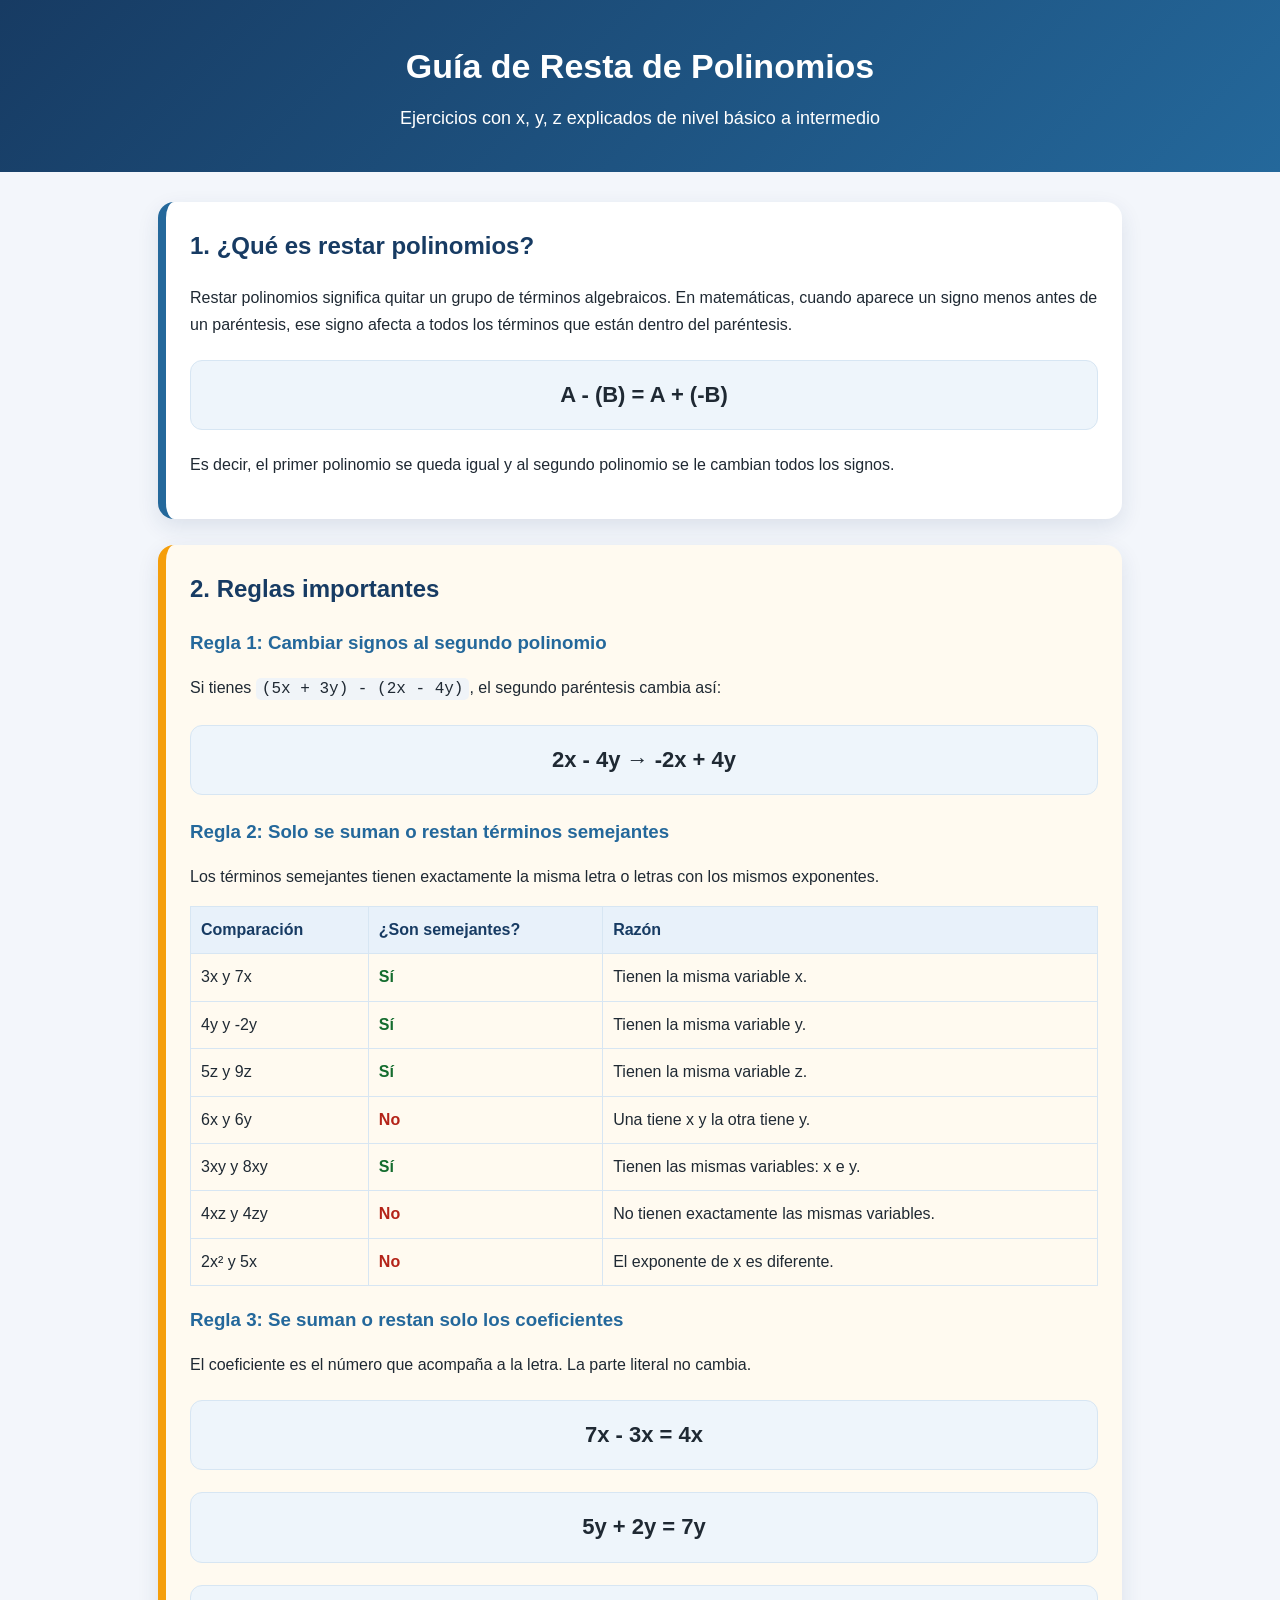
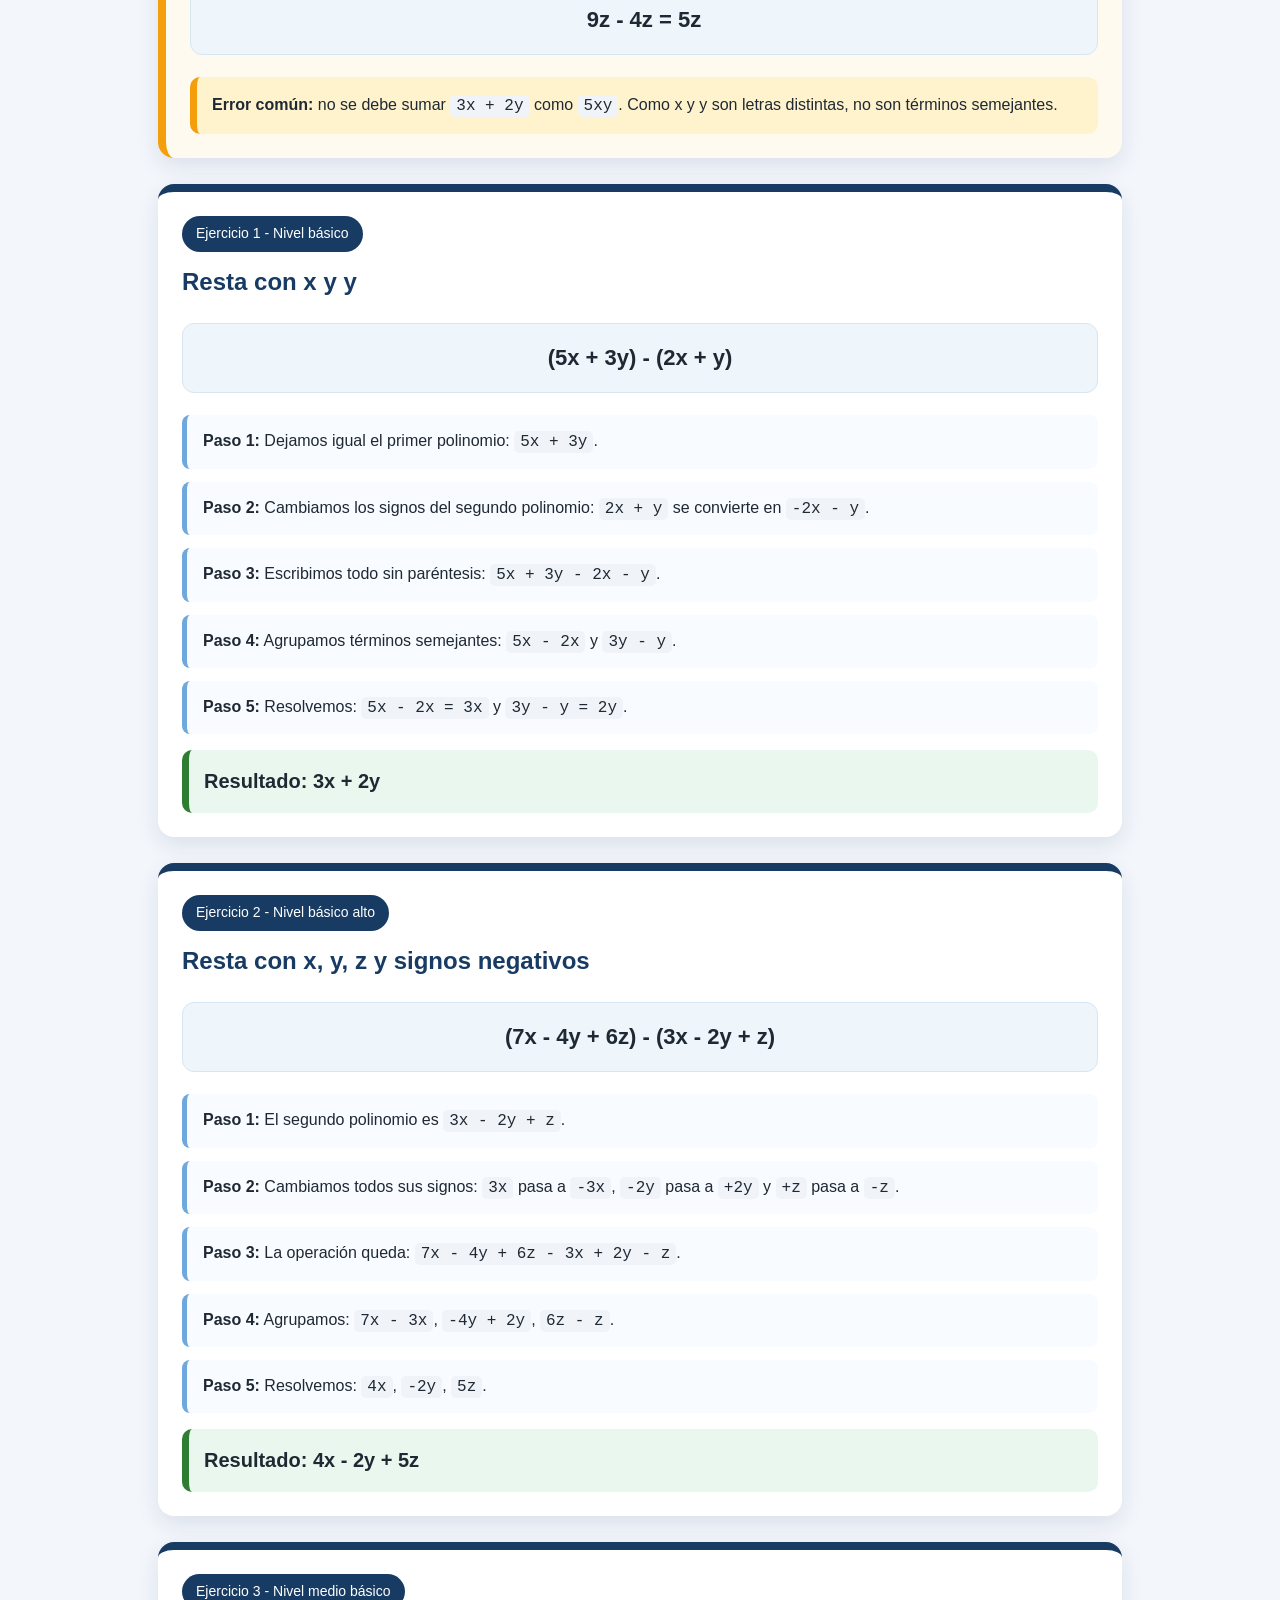
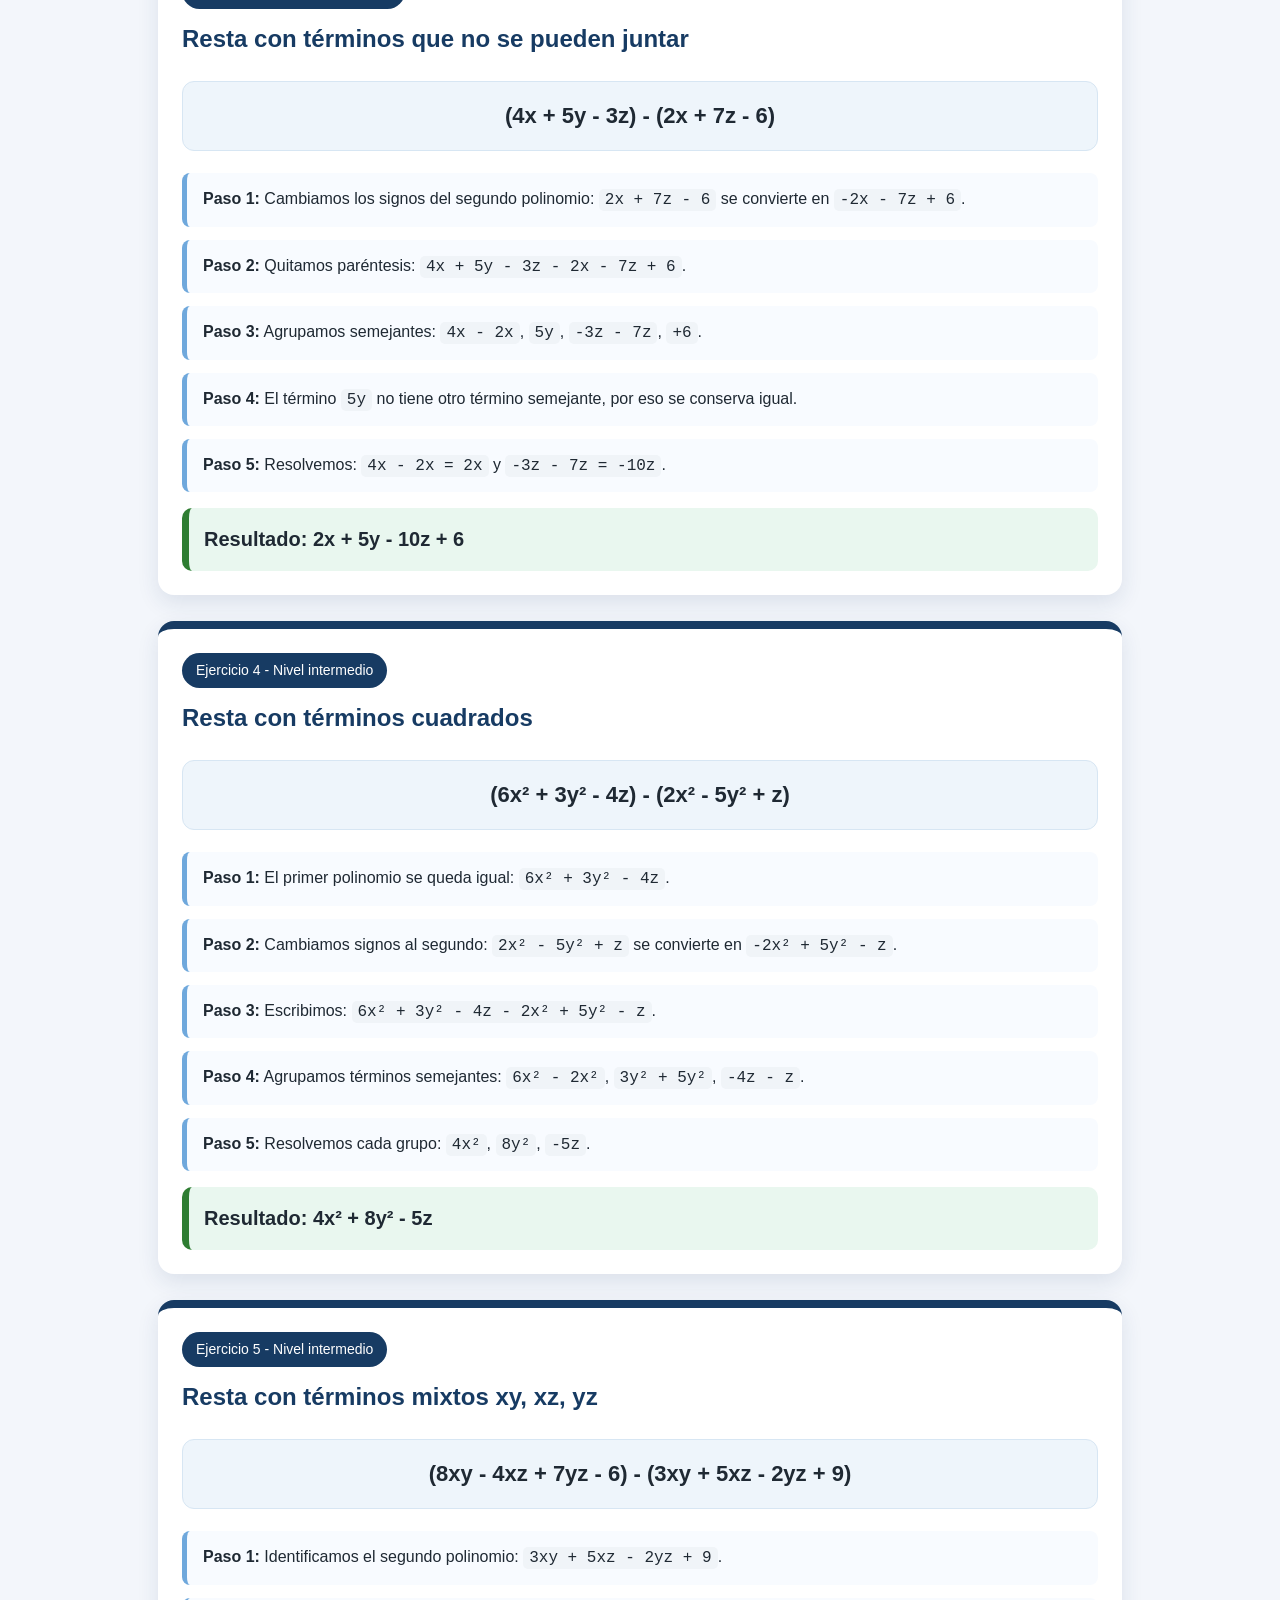
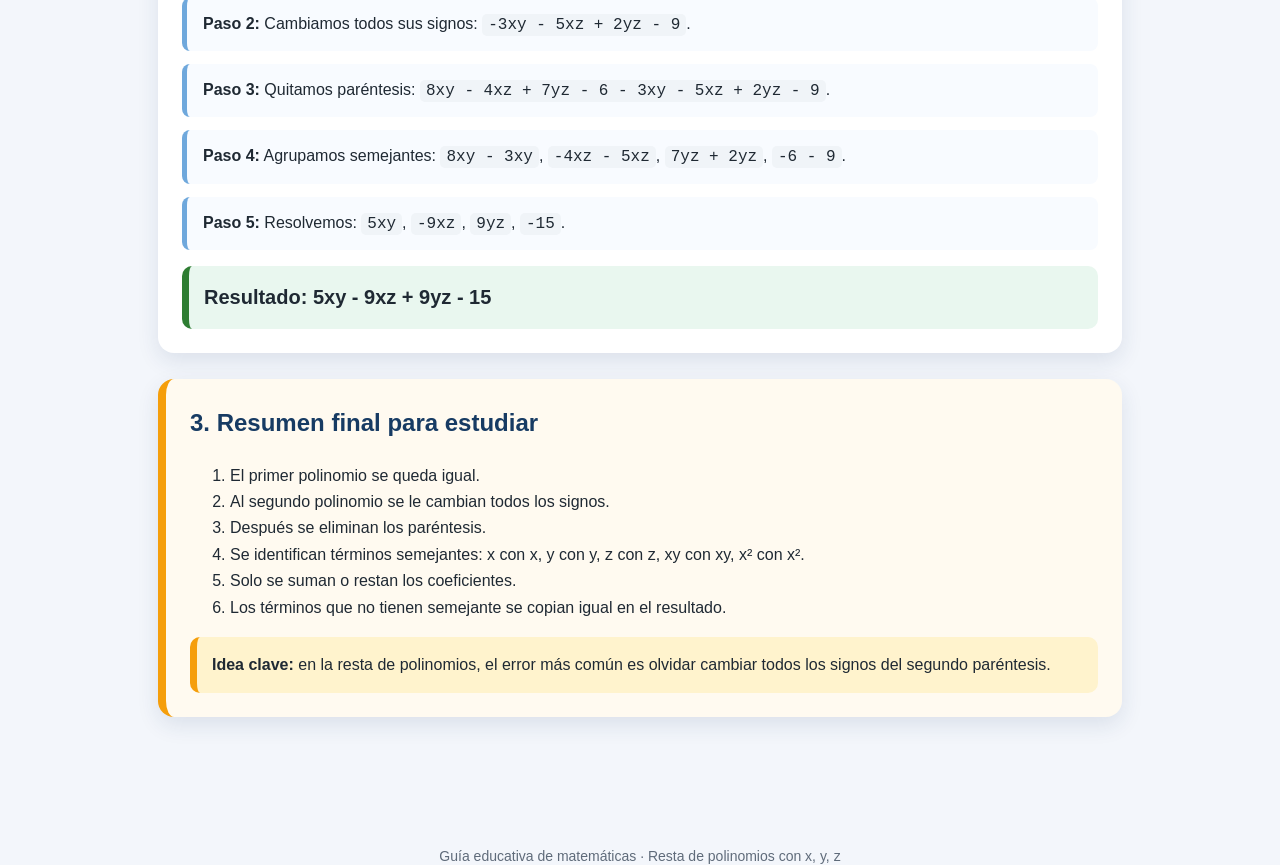
<file: matematicas/resta-polinomios/guia_resta_polinomios_xyz.html>
<!DOCTYPE html>
<html lang="es">
<head>
  <meta charset="UTF-8" />
  <meta name="viewport" content="width=device-width, initial-scale=1.0" />
  <title>Guía de Resta de Polinomios con x, y, z</title>
  <style>
    *{box-sizing:border-box}body{margin:0;font-family:Arial,Helvetica,sans-serif;background:#f3f6fb;color:#1f2933;line-height:1.65}header{background:linear-gradient(135deg,#173b63,#24689b);color:white;padding:38px 22px;text-align:center}header h1{margin:0 0 10px;font-size:34px}header p{margin:0;font-size:18px}main{max-width:1000px;margin:30px auto;padding:0 18px 48px}section{background:white;border-radius:16px;padding:24px;margin-bottom:26px;box-shadow:0 8px 22px rgba(23,59,99,.11)}h2{color:#173b63;margin-top:0}h3{color:#24689b;margin-bottom:8px}.intro{border-left:8px solid #24689b}.reglas{border-left:8px solid #f59e0b;background:#fffaf0}.ejercicio{border-top:8px solid #173b63}.nivel{display:inline-block;background:#173b63;color:white;padding:6px 14px;border-radius:999px;font-size:14px;margin-bottom:10px}.operacion{font-size:22px;font-weight:700;text-align:center;background:#eef5fb;border:1px solid #d7e6f3;padding:16px;border-radius:12px;overflow-x:auto}.paso{background:#f8fbff;border-left:5px solid #6fa8dc;padding:13px 16px;margin:13px 0;border-radius:8px}.resultado{background:#e9f7ef;border-left:7px solid #2e7d32;padding:15px;margin-top:16px;border-radius:10px;font-size:20px;font-weight:700}.alerta{background:#fff3cd;border-left:7px solid #f59e0b;padding:15px;border-radius:10px}.tabla{width:100%;border-collapse:collapse;margin:16px 0}.tabla th,.tabla td{border:1px solid #d7e6f3;padding:10px;text-align:left}.tabla th{background:#e8f1fa;color:#173b63}.code{font-family:Consolas,monospace;background:#f0f4f8;padding:2px 6px;border-radius:5px}.no{color:#b42318;font-weight:700}.si{color:#146c2e;font-weight:700}footer{text-align:center;color:#5f6b7a;padding:24px;font-size:14px}@media(max-width:700px){header h1{font-size:27px}.operacion{font-size:18px}section{padding:18px}}
  </style>
</head>
<body>
<header>
  <h1>Guía de Resta de Polinomios</h1>
  <p>Ejercicios con x, y, z explicados de nivel básico a intermedio</p>
</header>
<main>
  <section class="intro">
    <h2>1. ¿Qué es restar polinomios?</h2>
    <p>Restar polinomios significa quitar un grupo de términos algebraicos. En matemáticas, cuando aparece un signo menos antes de un paréntesis, ese signo afecta a todos los términos que están dentro del paréntesis.</p>
    <p class="operacion">A - (B) = A + (-B)</p>
    <p>Es decir, el primer polinomio se queda igual y al segundo polinomio se le cambian todos los signos.</p>
  </section>

  <section class="reglas">
    <h2>2. Reglas importantes</h2>
    <h3>Regla 1: Cambiar signos al segundo polinomio</h3>
    <p>Si tienes <span class="code">(5x + 3y) - (2x - 4y)</span>, el segundo paréntesis cambia así:</p>
    <p class="operacion">2x - 4y &rarr; -2x + 4y</p>
    <h3>Regla 2: Solo se suman o restan términos semejantes</h3>
    <p>Los términos semejantes tienen exactamente la misma letra o letras con los mismos exponentes.</p>
    <table class="tabla">
      <tr><th>Comparación</th><th>¿Son semejantes?</th><th>Razón</th></tr>
      <tr><td>3x y 7x</td><td class="si">Sí</td><td>Tienen la misma variable x.</td></tr>
      <tr><td>4y y -2y</td><td class="si">Sí</td><td>Tienen la misma variable y.</td></tr>
      <tr><td>5z y 9z</td><td class="si">Sí</td><td>Tienen la misma variable z.</td></tr>
      <tr><td>6x y 6y</td><td class="no">No</td><td>Una tiene x y la otra tiene y.</td></tr>
      <tr><td>3xy y 8xy</td><td class="si">Sí</td><td>Tienen las mismas variables: x e y.</td></tr>
      <tr><td>4xz y 4zy</td><td class="no">No</td><td>No tienen exactamente las mismas variables.</td></tr>
      <tr><td>2x² y 5x</td><td class="no">No</td><td>El exponente de x es diferente.</td></tr>
    </table>
    <h3>Regla 3: Se suman o restan solo los coeficientes</h3>
    <p>El coeficiente es el número que acompaña a la letra. La parte literal no cambia.</p>
    <p class="operacion">7x - 3x = 4x</p>
    <p class="operacion">5y + 2y = 7y</p>
    <p class="operacion">9z - 4z = 5z</p>
    <div class="alerta"><strong>Error común:</strong> no se debe sumar <span class="code">3x + 2y</span> como <span class="code">5xy</span>. Como x y y son letras distintas, no son términos semejantes.</div>
  </section>

  <section class="ejercicio">
    <span class="nivel">Ejercicio 1 - Nivel básico</span>
    <h2>Resta con x y y</h2>
    <p class="operacion">(5x + 3y) - (2x + y)</p>
    <div class="paso"><strong>Paso 1:</strong> Dejamos igual el primer polinomio: <span class="code">5x + 3y</span>.</div>
    <div class="paso"><strong>Paso 2:</strong> Cambiamos los signos del segundo polinomio: <span class="code">2x + y</span> se convierte en <span class="code">-2x - y</span>.</div>
    <div class="paso"><strong>Paso 3:</strong> Escribimos todo sin paréntesis: <span class="code">5x + 3y - 2x - y</span>.</div>
    <div class="paso"><strong>Paso 4:</strong> Agrupamos términos semejantes: <span class="code">5x - 2x</span> y <span class="code">3y - y</span>.</div>
    <div class="paso"><strong>Paso 5:</strong> Resolvemos: <span class="code">5x - 2x = 3x</span> y <span class="code">3y - y = 2y</span>.</div>
    <div class="resultado">Resultado: 3x + 2y</div>
  </section>

  <section class="ejercicio">
    <span class="nivel">Ejercicio 2 - Nivel básico alto</span>
    <h2>Resta con x, y, z y signos negativos</h2>
    <p class="operacion">(7x - 4y + 6z) - (3x - 2y + z)</p>
    <div class="paso"><strong>Paso 1:</strong> El segundo polinomio es <span class="code">3x - 2y + z</span>.</div>
    <div class="paso"><strong>Paso 2:</strong> Cambiamos todos sus signos: <span class="code">3x</span> pasa a <span class="code">-3x</span>, <span class="code">-2y</span> pasa a <span class="code">+2y</span> y <span class="code">+z</span> pasa a <span class="code">-z</span>.</div>
    <div class="paso"><strong>Paso 3:</strong> La operación queda: <span class="code">7x - 4y + 6z - 3x + 2y - z</span>.</div>
    <div class="paso"><strong>Paso 4:</strong> Agrupamos: <span class="code">7x - 3x</span>, <span class="code">-4y + 2y</span>, <span class="code">6z - z</span>.</div>
    <div class="paso"><strong>Paso 5:</strong> Resolvemos: <span class="code">4x</span>, <span class="code">-2y</span>, <span class="code">5z</span>.</div>
    <div class="resultado">Resultado: 4x - 2y + 5z</div>
  </section>

  <section class="ejercicio">
    <span class="nivel">Ejercicio 3 - Nivel medio básico</span>
    <h2>Resta con términos que no se pueden juntar</h2>
    <p class="operacion">(4x + 5y - 3z) - (2x + 7z - 6)</p>
    <div class="paso"><strong>Paso 1:</strong> Cambiamos los signos del segundo polinomio: <span class="code">2x + 7z - 6</span> se convierte en <span class="code">-2x - 7z + 6</span>.</div>
    <div class="paso"><strong>Paso 2:</strong> Quitamos paréntesis: <span class="code">4x + 5y - 3z - 2x - 7z + 6</span>.</div>
    <div class="paso"><strong>Paso 3:</strong> Agrupamos semejantes: <span class="code">4x - 2x</span>, <span class="code">5y</span>, <span class="code">-3z - 7z</span>, <span class="code">+6</span>.</div>
    <div class="paso"><strong>Paso 4:</strong> El término <span class="code">5y</span> no tiene otro término semejante, por eso se conserva igual.</div>
    <div class="paso"><strong>Paso 5:</strong> Resolvemos: <span class="code">4x - 2x = 2x</span> y <span class="code">-3z - 7z = -10z</span>.</div>
    <div class="resultado">Resultado: 2x + 5y - 10z + 6</div>
  </section>

  <section class="ejercicio">
    <span class="nivel">Ejercicio 4 - Nivel intermedio</span>
    <h2>Resta con términos cuadrados</h2>
    <p class="operacion">(6x² + 3y² - 4z) - (2x² - 5y² + z)</p>
    <div class="paso"><strong>Paso 1:</strong> El primer polinomio se queda igual: <span class="code">6x² + 3y² - 4z</span>.</div>
    <div class="paso"><strong>Paso 2:</strong> Cambiamos signos al segundo: <span class="code">2x² - 5y² + z</span> se convierte en <span class="code">-2x² + 5y² - z</span>.</div>
    <div class="paso"><strong>Paso 3:</strong> Escribimos: <span class="code">6x² + 3y² - 4z - 2x² + 5y² - z</span>.</div>
    <div class="paso"><strong>Paso 4:</strong> Agrupamos términos semejantes: <span class="code">6x² - 2x²</span>, <span class="code">3y² + 5y²</span>, <span class="code">-4z - z</span>.</div>
    <div class="paso"><strong>Paso 5:</strong> Resolvemos cada grupo: <span class="code">4x²</span>, <span class="code">8y²</span>, <span class="code">-5z</span>.</div>
    <div class="resultado">Resultado: 4x² + 8y² - 5z</div>
  </section>

  <section class="ejercicio">
    <span class="nivel">Ejercicio 5 - Nivel intermedio</span>
    <h2>Resta con términos mixtos xy, xz, yz</h2>
    <p class="operacion">(8xy - 4xz + 7yz - 6) - (3xy + 5xz - 2yz + 9)</p>
    <div class="paso"><strong>Paso 1:</strong> Identificamos el segundo polinomio: <span class="code">3xy + 5xz - 2yz + 9</span>.</div>
    <div class="paso"><strong>Paso 2:</strong> Cambiamos todos sus signos: <span class="code">-3xy - 5xz + 2yz - 9</span>.</div>
    <div class="paso"><strong>Paso 3:</strong> Quitamos paréntesis: <span class="code">8xy - 4xz + 7yz - 6 - 3xy - 5xz + 2yz - 9</span>.</div>
    <div class="paso"><strong>Paso 4:</strong> Agrupamos semejantes: <span class="code">8xy - 3xy</span>, <span class="code">-4xz - 5xz</span>, <span class="code">7yz + 2yz</span>, <span class="code">-6 - 9</span>.</div>
    <div class="paso"><strong>Paso 5:</strong> Resolvemos: <span class="code">5xy</span>, <span class="code">-9xz</span>, <span class="code">9yz</span>, <span class="code">-15</span>.</div>
    <div class="resultado">Resultado: 5xy - 9xz + 9yz - 15</div>
  </section>

  <section class="reglas">
    <h2>3. Resumen final para estudiar</h2>
    <ol>
      <li>El primer polinomio se queda igual.</li>
      <li>Al segundo polinomio se le cambian todos los signos.</li>
      <li>Después se eliminan los paréntesis.</li>
      <li>Se identifican términos semejantes: x con x, y con y, z con z, xy con xy, x² con x².</li>
      <li>Solo se suman o restan los coeficientes.</li>
      <li>Los términos que no tienen semejante se copian igual en el resultado.</li>
    </ol>
    <div class="alerta"><strong>Idea clave:</strong> en la resta de polinomios, el error más común es olvidar cambiar todos los signos del segundo paréntesis.</div>
  </section>
</main>
<footer>Guía educativa de matemáticas · Resta de polinomios con x, y, z</footer>
</body>
</html>
</file>
<file: curso-verano/styles.css>
:root{--blue:#4285f4;--red:#ea4335;--yellow:#fbbc04;--green:#34a853;--purple:#7b61ff;--ink:#172033;--muted:#5d687a;--line:#e4eaf2;--soft:#f6f8fc;--white:#fff;--shadow:0 16px 46px rgba(32,33,36,.12)}*{box-sizing:border-box}html{scroll-behavior:smooth}body{margin:0;font-family:"Avenir Next","Segoe UI Variable Text","Segoe UI",Inter,Roboto,Arial,sans-serif;color:var(--ink);line-height:1.68;background:radial-gradient(circle at 10% 8%,rgba(66,133,244,.14),transparent 26%),radial-gradient(circle at 92% 10%,rgba(123,97,255,.12),transparent 24%),linear-gradient(#fff,#f8faff 58%,#fff);overflow-x:hidden}a{color:inherit}.hero{min-height:76vh;display:grid;place-items:center;padding:58px 20px 34px;position:relative;overflow:hidden}.hero:before,.hero:after{content:"";position:absolute;border-radius:50%;opacity:.72}.hero:before{width:240px;height:240px;left:-90px;top:55px;background:linear-gradient(135deg,var(--blue),#4cc9f0)}.hero:after{width:220px;height:220px;right:-85px;bottom:15px;background:linear-gradient(135deg,var(--yellow),var(--red))}.hero-card{width:min(1120px,100%);padding:clamp(34px,5vw,62px);border:1px solid rgba(255,255,255,.78);border-radius:34px;background:rgba(255,255,255,.88);backdrop-filter:blur(18px);box-shadow:var(--shadow);position:relative;z-index:1}.brand{display:inline-flex;align-items:center;gap:9px;padding:9px 14px;border-radius:999px;background:#e8f0fe;color:#174ea6;font-size:.82rem;font-weight:800;letter-spacing:.02em}.spark{width:17px;height:17px;background:conic-gradient(var(--blue),var(--purple),var(--red),var(--yellow),var(--green),var(--blue));clip-path:polygon(50% 0,62% 38%,100% 50%,62% 62%,50% 100%,38% 62%,0 50%,38% 38%)}h1,h2,h3{font-family:"Avenir Next","Segoe UI Variable Display","Segoe UI",Inter,Arial,sans-serif;text-wrap:balance}h1{font-size:clamp(2.8rem,6.3vw,5.7rem);line-height:.98;letter-spacing:-.06em;margin:24px 0 20px;font-weight:820}.gradient{background:linear-gradient(90deg,var(--blue),var(--purple),var(--red));background-clip:text;-webkit-background-clip:text;color:transparent}.lead{font-size:clamp(1.06rem,1.8vw,1.32rem);color:var(--muted);max-width:870px}.stats{display:grid;grid-template-columns:repeat(4,1fr);gap:14px;margin-top:32px}.stat{padding:18px;border:1px solid var(--line);border-radius:20px;background:var(--soft)}.stat strong{display:block;font-size:1.48rem;color:#174ea6}.stat span{font-size:.88rem;color:var(--muted)}.actions{display:flex;flex-wrap:wrap;gap:12px;margin-top:26px}.btn{border:0;border-radius:999px;padding:12px 18px;font-weight:800;text-decoration:none;cursor:pointer}.btn.primary{color:#fff;background:linear-gradient(90deg,var(--blue),var(--purple));box-shadow:0 8px 22px rgba(66,133,244,.25)}.btn.secondary{background:#fff;color:#174ea6;border:1px solid #c6dafc}nav{position:sticky;top:0;z-index:50;background:rgba(255,255,255,.9);backdrop-filter:blur(15px);border-bottom:1px solid var(--line);overflow:auto;white-space:nowrap}nav .inner{max-width:1180px;margin:auto;padding:10px 18px;display:flex;gap:8px}nav a{padding:8px 12px;border-radius:999px;text-decoration:none;color:var(--muted);font-size:.87rem;font-weight:720}nav a:hover,nav a.is-current{background:linear-gradient(90deg,#e8f0fe,#f2eefe);color:#174ea6}main{max-width:1200px;margin:auto;padding:52px 20px 90px;perspective:1200px}section{scroll-margin-top:76px;margin:0 0 84px}.kicker{display:inline-flex;align-items:center;gap:8px;font-size:.76rem;text-transform:uppercase;letter-spacing:.15em;font-weight:850;color:#2858a7}.kicker:before{content:"";width:22px;height:3px;border-radius:999px;background:linear-gradient(90deg,var(--blue),var(--purple))}h2{font-size:clamp(2rem,4.2vw,3.55rem);line-height:1.05;letter-spacing:-.045em;margin:10px 0 18px}h3{font-size:1.22rem;line-height:1.27;letter-spacing:-.02em;margin:0 0 .65rem}.intro{font-size:1.08rem;max-width:900px;color:var(--muted)}p{color:var(--muted);margin:.4rem 0 .9rem}.grid{display:grid;gap:20px}.four{grid-template-columns:repeat(4,1fr)}.three{grid-template-columns:repeat(3,1fr)}.two{grid-template-columns:repeat(2,1fr)}.card,.session-body,.callout{background:#fff;border:1px solid var(--line);border-radius:24px;box-shadow:0 8px 28px rgba(32,33,36,.07)}.card{padding:25px}.icon{width:46px;height:46px;border-radius:15px;display:grid;place-items:center;font-size:1.3rem;background:linear-gradient(135deg,#e8f0fe,#f3e8fd);margin-bottom:10px}.field-blue{border-top:6px solid var(--blue)}.field-green{border-top:6px solid var(--green)}.field-yellow{border-top:6px solid var(--yellow)}.field-red{border-top:6px solid var(--red)}.chips{display:flex;flex-wrap:wrap;gap:8px;margin-top:13px}.chip{padding:6px 10px;border-radius:999px;background:#f1f3f4;font-size:.72rem;font-weight:800}.callout{padding:23px;margin-top:22px;background:linear-gradient(135deg,#e8f0fe,#f5edff 55%,#fff8e1)}.timeline{display:grid;gap:18px;margin-top:31px}.session{display:grid;grid-template-columns:72px 1fr;gap:17px}.session-num{display:grid;place-items:center;border-radius:22px;color:#fff;font-size:1.25rem;font-weight:900;background:linear-gradient(145deg,var(--blue),var(--purple));box-shadow:0 9px 24px rgba(66,133,244,.24)}.session-body{padding:24px 27px;position:relative;overflow:hidden}.session-title{display:flex;align-items:center;justify-content:space-between;gap:14px}.week{padding:6px 10px;border-radius:999px;background:linear-gradient(90deg,var(--blue),var(--purple));color:#fff;font-size:.7rem;text-transform:uppercase;font-weight:850;white-space:nowrap}.badge{display:inline-block;margin:9px 0 7px;padding:6px 11px;border-radius:999px;color:#fff;font-size:.68rem;letter-spacing:.075em;text-transform:uppercase;font-weight:850}.story .badge{background:linear-gradient(90deg,var(--yellow),var(--red))}.culture .badge{background:linear-gradient(90deg,var(--green),var(--blue))}.story .session-num{background:linear-gradient(145deg,var(--yellow),var(--red) 58%,var(--purple))}.story .session-body{background:radial-gradient(circle at 94% 8%,rgba(251,188,4,.18),transparent 28%),linear-gradient(135deg,#fffdf5,#fff8f1 58%,#fff)}.learn{font-weight:720;color:#344055;padding-left:13px;border-left:3px solid rgba(66,133,244,.35)}details{margin-top:12px;padding-top:11px;border-top:1px dashed #d7dce2}summary{cursor:pointer;color:#2858a7;font-weight:760}.details{display:grid;grid-template-columns:repeat(3,1fr);gap:11px;margin-top:12px}.detail{padding:12px;border-radius:14px;background:var(--soft);font-size:.83rem;color:var(--muted)}.detail b{display:block;color:#344055;text-transform:uppercase;letter-spacing:.05em;font-size:.73rem}.step{position:relative;padding-left:40px}.step:before{content:attr(data-n);position:absolute;left:0;top:0;width:28px;height:28px;border-radius:9px;display:grid;place-items:center;background:#e8f0fe;color:#174ea6;font-weight:900}.rubric{width:100%;border-collapse:separate;border-spacing:0;overflow:hidden;border:1px solid var(--line);border-radius:18px;background:#fff;font-size:.91rem}.rubric th,.rubric td{padding:14px;text-align:left;border-bottom:1px solid var(--line);vertical-align:top}.rubric th{background:#f5f8fd;color:#2858a7;text-transform:uppercase;letter-spacing:.04em;font-size:.75rem}.rubric tr:last-child td{border:0}.parent{padding:clamp(30px,4vw,46px);border-radius:30px;background:#202124;color:#fff}.parent h2,.parent h3,.parent strong{color:#fff}.parent p,.parent li{color:#dde3ec}.parent .chip{background:#3c4043;color:#fff}footer{padding:34px 20px;background:#f1f3f4;color:#5f6368;font-size:.88rem}footer .inner{max-width:1180px;margin:auto}.source a{color:#174ea6}.soft-reveal{opacity:.92;transform:translateY(7px) scale(.996);filter:saturate(.97);transition:opacity .7s ease,transform .7s cubic-bezier(.22,.8,.25,1),filter .7s ease,box-shadow .7s ease}.soft-visible{opacity:1;transform:none;filter:saturate(1.03)}.card:hover,.session:hover .session-body{transform:translateY(-2px) scale(1.007);box-shadow:0 15px 38px rgba(32,33,36,.11)}.page-transition-overlay{position:fixed;inset:0;z-index:9998;pointer-events:none;opacity:0;background:rgba(255,255,255,.52);backdrop-filter:blur(2px)}.page-transition-overlay.is-active{animation:overlay .58s ease both}@keyframes overlay{0%{opacity:0}42%{opacity:1}100%{opacity:0}}body.pt-out main,body.pt-in main{animation-duration:.48s;animation-timing-function:cubic-bezier(.22,.8,.25,1);animation-fill-mode:both}body[data-transition=slide-left].pt-out main{animation-name:leftOut}body[data-transition=slide-left].pt-in main{animation-name:rightIn}body[data-transition=slide-up].pt-out main{animation-name:upOut}body[data-transition=slide-up].pt-in main{animation-name:downIn}body[data-transition=scale].pt-out main{animation-name:scaleOut}body[data-transition=scale].pt-in main{animation-name:scaleIn}body[data-transition=rotate].pt-out main{animation-name:rotateOut}body[data-transition=rotate].pt-in main{animation-name:rotateIn}body[data-transition=depth].pt-out main{animation-name:depthOut}body[data-transition=depth].pt-in main{animation-name:depthIn}body[data-transition=fade].pt-out main{animation-name:fadeOut}body[data-transition=fade].pt-in main{animation-name:fadeIn}@keyframes leftOut{to{opacity:.72;transform:translateX(-20px) scale(.995)}}@keyframes rightIn{from{opacity:.68;transform:translateX(22px) scale(.995)}}@keyframes upOut{to{opacity:.72;transform:translateY(-17px)}}@keyframes downIn{from{opacity:.68;transform:translateY(19px)}}@keyframes scaleOut{to{opacity:.7;transform:scale(.977)}}@keyframes scaleIn{from{opacity:.68;transform:scale(1.022)}}@keyframes rotateOut{to{opacity:.7;transform:perspective(1200px) rotateY(-2deg)}}@keyframes rotateIn{from{opacity:.68;transform:perspective(1200px) rotateY(2deg)}}@keyframes depthOut{to{opacity:.68;transform:scale(.985);filter:blur(.3px)}}@keyframes depthIn{from{opacity:.65;transform:scale(1.016);filter:blur(.3px)}}@keyframes fadeOut{to{opacity:.62}}@keyframes fadeIn{from{opacity:.62}}@media(max-width:900px){.stats,.four,.three{grid-template-columns:repeat(2,1fr)}.details{grid-template-columns:1fr}}@media(max-width:620px){h1{font-size:2.65rem}.hero{padding:30px 12px}.stats,.four,.three,.two{grid-template-columns:1fr}.session{grid-template-columns:50px 1fr;gap:10px}.session-title{display:block}.session-body{padding:20px}.week{display:inline-block;margin-top:8px}}@media(prefers-reduced-motion:reduce){*,*:before,*:after{animation:none!important;transition:none!important;scroll-behavior:auto!important}.soft-reveal{opacity:1;transform:none;filter:none}}@media print{nav,.actions{display:none!important}body{background:#fff}.hero{min-height:auto}.card,.session-body{box-shadow:none}details>*{display:block!important}}
</file>
